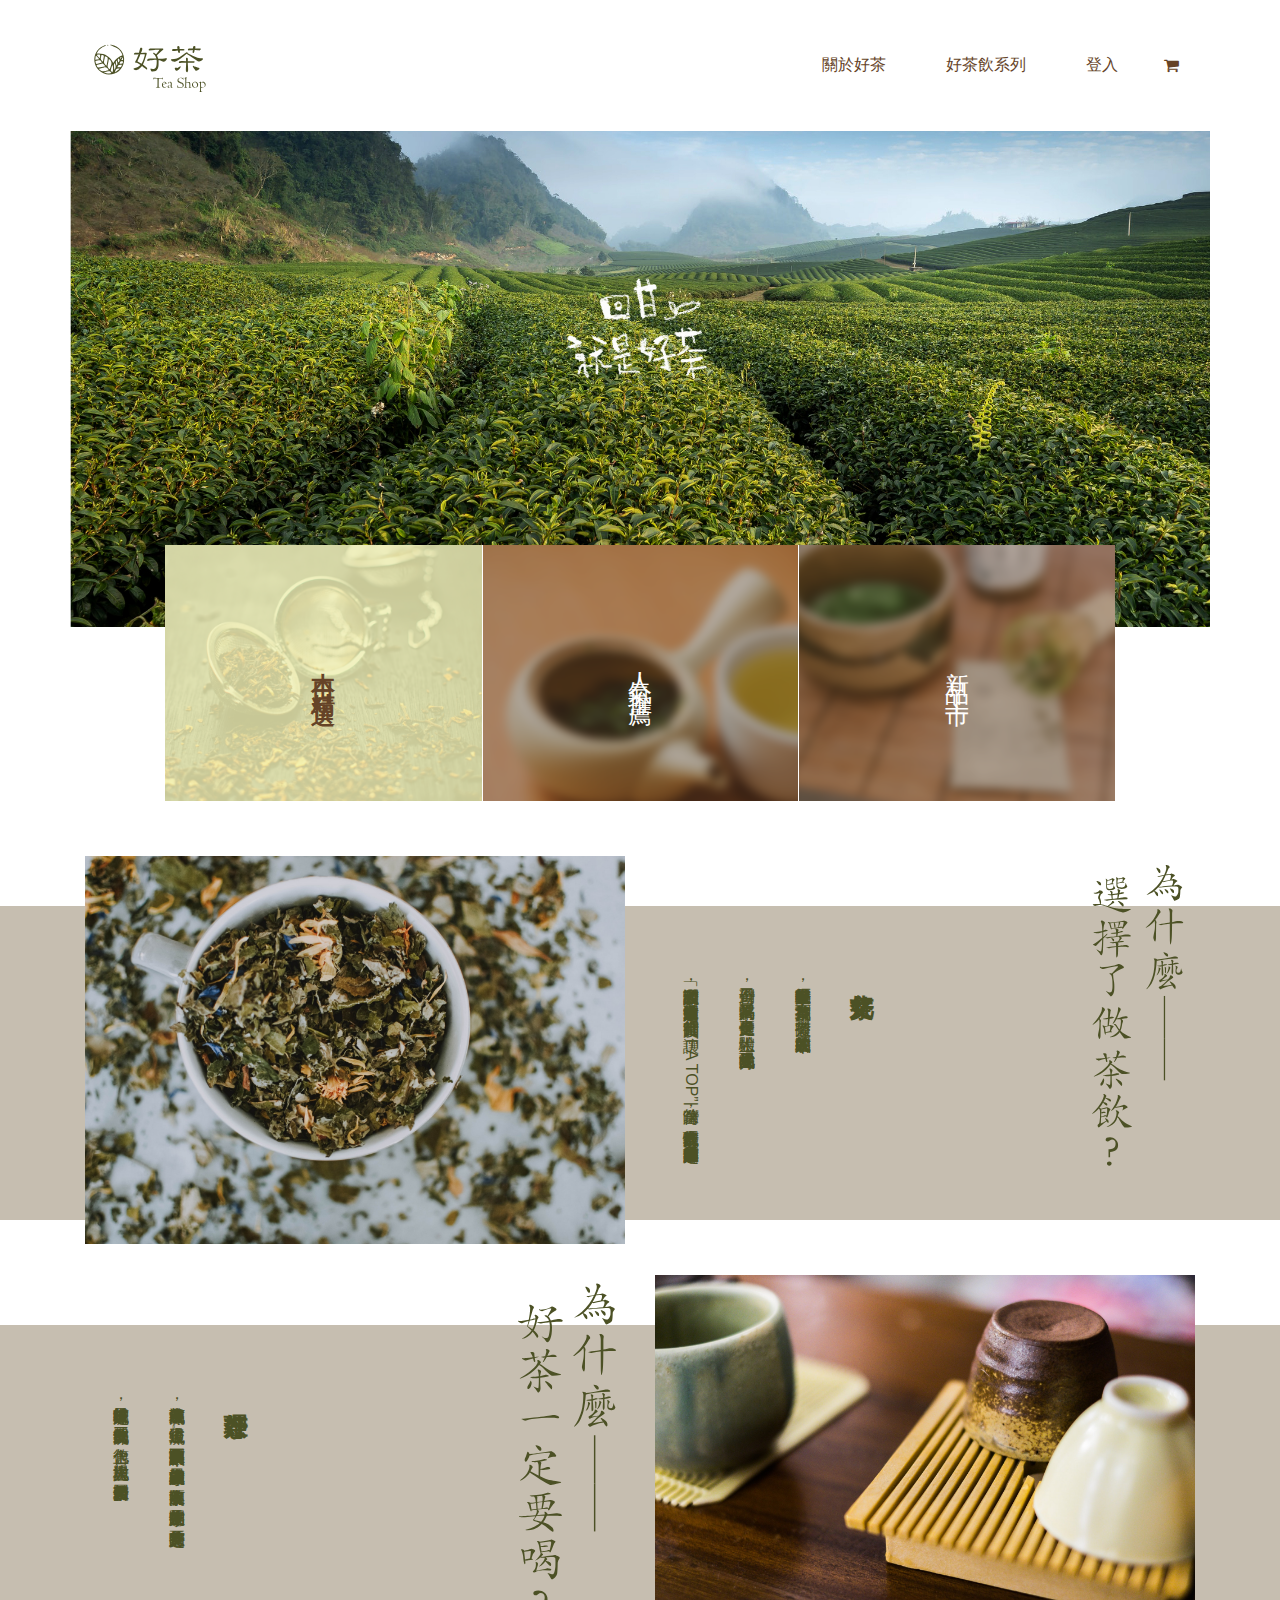
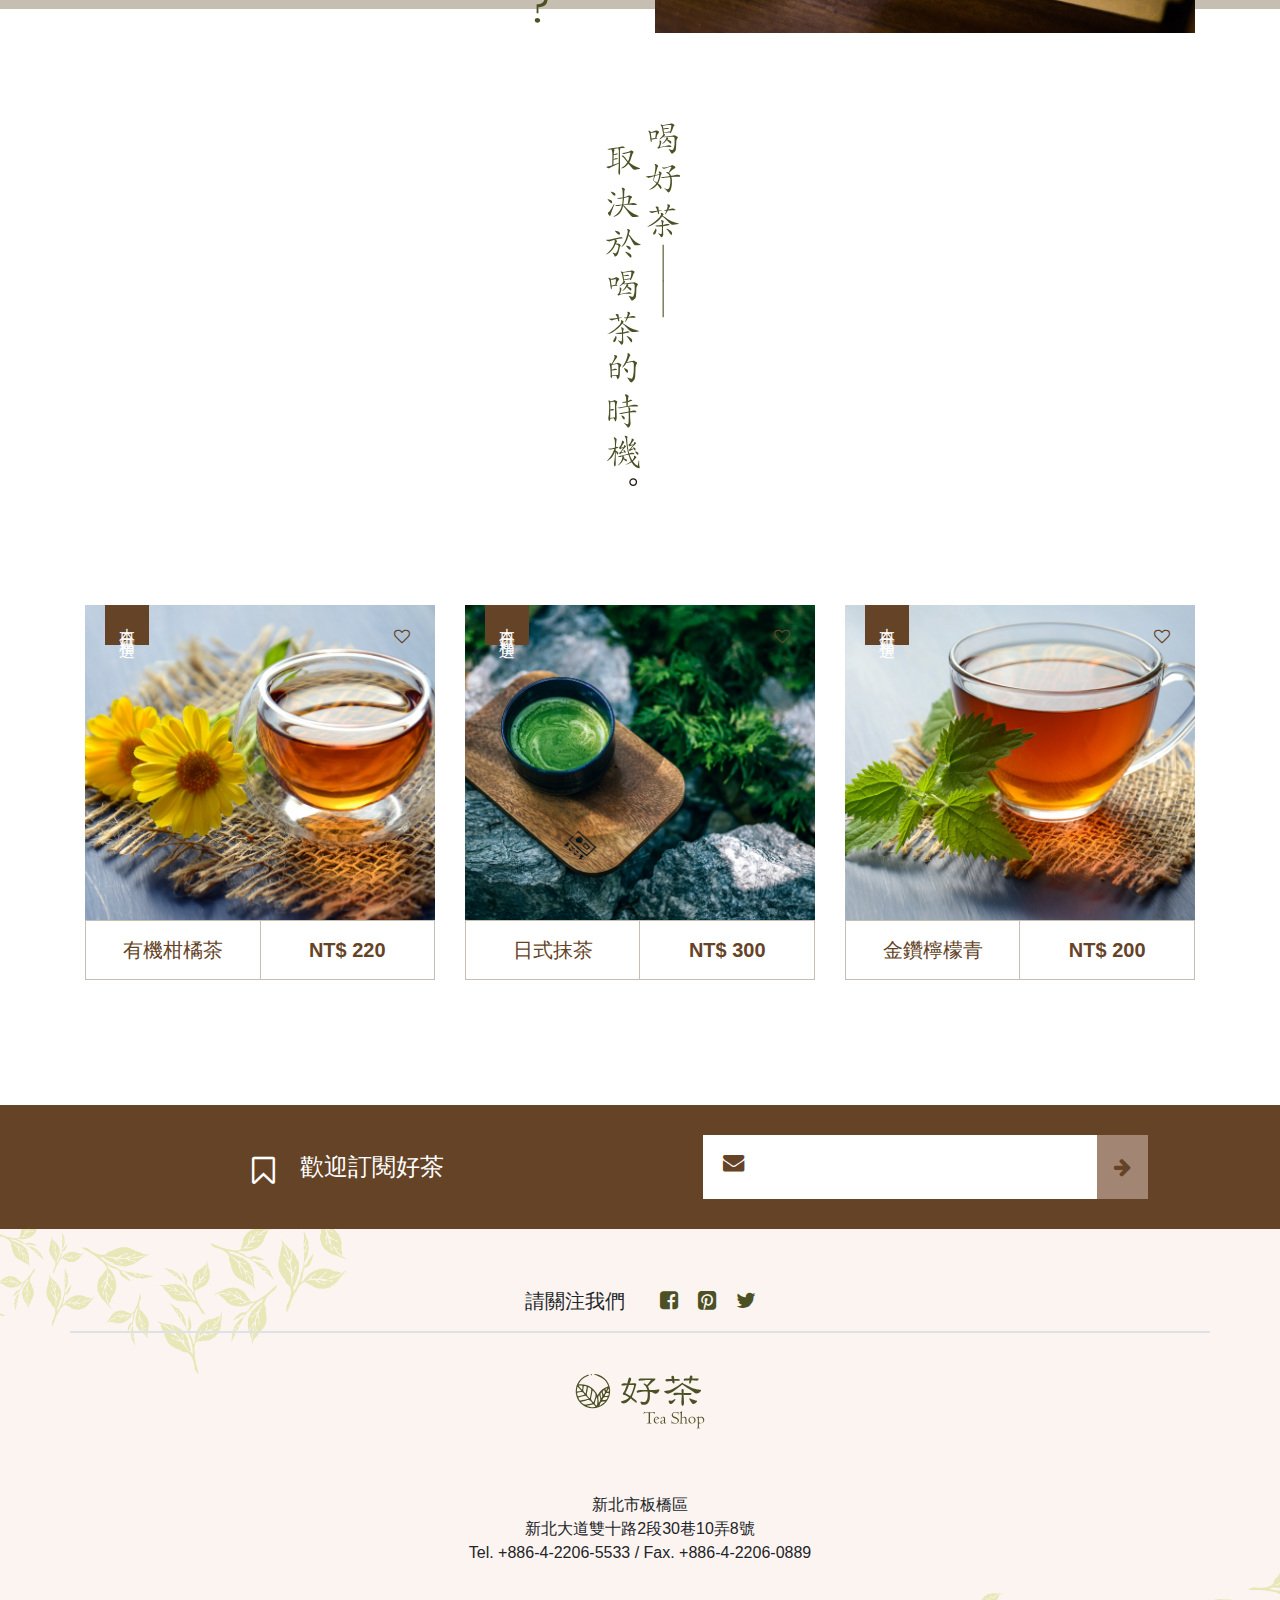
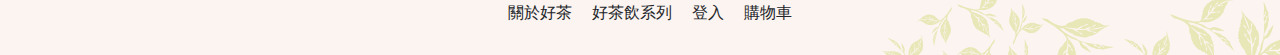
<file: index.html>
<!DOCTYPE html>
<html lang="en">

<head>
    <meta charset="UTF-8">
    <meta name="viewport" content="width=device-width, initial-scale=1.0">
    <meta http-equiv="X-UA-Compatible" content="ie=edge">
    <title>好茶 Tea Shop</title>
    <link rel="stylesheet" href="https://maxcdn.bootstrapcdn.com/font-awesome/4.7.0/css/font-awesome.min.css">
    <link rel="stylesheet" href="stylesheets/all.css">
</head>

<body>
    <!-- -------------------------------------navbar ---------------------------------------------->
    <nav class="navbar navbar-expand-md navbar-light bg-white">
        <div class="container">
            <button class="navbar-toggler d-md-none" type="button" data-toggle="collapse"
                data-target="#navbarTogglerDemo03" aria-controls="navbarTogglerDemo03" aria-expanded="false"
                aria-label="Toggle navigation">
                <span class="navbar-toggler-icon"></span>
            </button>
            <a class="navbar-brand" href="index.html">
                <img class=" d-none d-md-inline-block" src="images2/lg-logo.svg" width="130" alt="logo">
                <img class="d-inline-block d-md-none" src="images2/sm-logo.svg" width="150" alt="logo_sm">
            </a>
            <a href="carts.html" class="d-flex order-md-1 nav-link text-main">
                <i class="fa fa-shopping-cart" aria-hidden="true"></i>
            </a>
            <div class="collapse navbar-collapse" id="navbarTogglerDemo03">
                <ul class="navbar-nav ml-auto">
                    <li class="nav-item active">
                        <a class="nav-link text-main" href="index.html">關於好茶 <span class="sr-only">(current)</span></a>
                    </li>
                    <li class="nav-item">
                        <a class="nav-link text-main" href="products.html">好茶飲系列</a>
                    </li>
                    <li class="nav-item">
                        <a class="nav-link text-main" href="register.html">登入</a>
                    </li>
                </ul>
            </div>
        </div>
    </nav>
    <!-- -------------------------------------header ---------------------------------------------->

    <div class="container px-0">
        <header class="header">
            <div class="header__img bg-cover" style="background-image: url(images2/img30.jpg)"></div>
            <h1 class="text-hide">好茶 Tea Shop</h1>
            <div class="row no-gutters justify-content-center rectangle__box">
                <div class="col-md-10">
                    <div class="row no-gutters">
                        <a href="#" class="col-4 rectangle__img__wrap active">
                            <span class="rectangle__text">本日精選</span>
                            <div class="sides rectangle__over z-index--1"></div>
                            <div class="rectangle__img bg-cover" style="background-image: url(images2/img23.jpg)">
                            </div>
                        </a>
                        <a href="#" class="col-4 rectangle__img__wrap">
                            <span class="rectangle__text">人氣推薦</span>
                            <div class="sides rectangle__over z-index--1"></div>
                            <div class="rectangle__img bg-cover" style="background-image: url(images2/img13.jpg)">
                            </div>
                        </a>
                        <a href="#" class="col-4 rectangle__img__wrap">
                            <span class="rectangle__text">新品上市</span>
                            <div class="sides rectangle__over z-index--1"></div>
                            <div class="rectangle__img bg-cover" style="background-image: url(images2/img16.jpg)">
                            </div>
                        </a>
                    </div>
                </div>
            </div>
        </header>
    </div>
    <!-- -------------------------------------section_1 ---------------------------------------------->

    <section class="section my-md-9">
        <div class="row justify-content-center d-md-none no-gutters">
            <div class="col-6">
                <img class="img-fluid my-5" src="images2/sm-橫式-為什麼選擇了做茶飲.svg" alt="">
            </div>
        </div>
        <div class="bg-main-lighter">
            <div class="container">
                <div class="row">
                    <div class="col-md-6 break-vertical-block">
                        <div class="section__img bg-cover h-100" style="background-image: url(images2/img06.jpg)">
                        </div>
                    </div>
                    <div class="col-md-6 vertical-content d-flex justify-content-end">
                        <div class="writing-vertical py-md-7 py-5 mr-auto text-main-light">
                            <p class="mb-2 h4"><strong>好茶文化</strong></p>
                            <p class="mb-0">喝茶在華人世界歷經數千年，神農嘗百草找到茶，從陸羽煮茶，經唐宋元明的各式茶飲</p>
                            <p class="mb-0">到了今日台灣，喝茶不只為了解渴，更是保健身體，體驗人生，展現文化的品味生活方式。
                                    </p>
                            <p class="mb-0">以「酸甜苦澀調太和，掌握遲速量適中」的中庸之道，實行茶師制度，讓“TEA TOP台灣第一味”，成為最富有人情味之理，最具備專業茶師之道的茶飲品牌。</p>
                        </div>
                        <div class="break-vertical-block d-none d-md-block">
                            <img src="images2/lg-為什麼選擇了做茶飲.svg" width="120" alt="">
                        </div>
                    </div>
                </div>
            </div>
        </div>
    </section>

    <!-- -------------------------------------section_2 ---------------------------------------------->

    <section class="section my-md-9">
        <div class="row justify-content-center d-md-none no-gutters">
            <div class="col-6">
                <img class="img-fluid my-5" src="images2/sm-橫式-為什麼好茶一定要喝.svg" alt="">
            </div>
        </div>
        <div class="bg-main-lighter">
            <div class="container">
                <div class="row flex-row-reverse">
                    <div class="col-md-6 break-vertical-block">
                        <div class="section__img bg-cover h-100" style="background-image: url(images2/img20.jpg)">
                        </div>
                    </div>
                    <div class="col-md-6 vertical-content d-flex justify-content-end">
                        <div class="writing-vertical py-md-7 py-5 mr-auto text-main-light">
                            <p class="mb-2 h4"><strong>好茶理念</strong></p>
                            <p class="mb-0">成為沒有農藥的流域，
                                    透過『流域收復』，
                                    讓更多集水區內的茶園不再投入農藥，
                                    山裡的農家成為里山的守護者；
                                    沒有農藥的集水區，
                                    才是萬物生態的家園，
                                    茶之味需要您的支持。
                                    </p>
                            <p class="mb-0">                                    
                                    茶之味的流域收復目標，
                                    放在北勢溪的三個支流，
                                    包含上德、大粗坑與漁光，
                                    並和十多位茶農一同努力耕耘。</p>
                        </div>
                        <div class="break-vertical-block d-none d-md-block">
                            <img src="images2/lg-為什麼好茶一定要喝.svg" width="120" alt="">
                        </div>
                    </div>
                </div>
            </div>
        </div>
    </section>

    <!-- -------------------------------------section_3 ---------------------------------------------->

    <section class="section text-center my-5 my-md-9">
        <div>
            <img class="img-fluid d-none d-md-inline-block" width="120" src="images2/lg-喝好茶取決於喝茶的時機.svg" alt="">
            <img class="img-fluid d-md-none" width="256" src="images2/sm-橫式-喝好茶取決於喝茶的時機.svg" alt="">
        </div>
    </section>

    <!-- -------------------------------------section_4 ---------------------------------------------->

    <section class="container my-5 my-md-9">
        <div class="row">
            <div class="col-md-4">
                <div class="item__card mb-4 text-main">
                    <div class="item__img" style="background-image: url(images2/img05.jpg)">
                        <div class="item__tag">本日精選</div>
                        <div class="item__icon">
                            <label class="icon__display">
                                <input type="checkbox" class="icon__checkbox">
                                <i class="fa fa-heart icon--show" aria-hidden="true"></i>
                                <i class="fa fa-heart-o icon--hidden" aria-hidden="true"></i>
                            </label>
                        </div>
                    </div>
                    <div class="item__body d-flex text-center">
                        <div class="item__name col">
                            有機柑橘茶
                        </div>
                        <strong class="item__price col">
                            NT$ 220
                        </strong>
                    </div>
                </div>
            </div>
            <div class="col-md-4">
                <div class="item__card mb-4 text-main">
                    <div class="item__img" style="background-image: url(images2/img19.jpg)">
                        <div class="item__tag">本日精選</div>
                        <div class="item__icon">
                            <label class="icon__display">
                                <input type="checkbox" class="icon__checkbox">
                                <i class="fa fa-heart icon--show" aria-hidden="true"></i>
                                <i class="fa fa-heart-o icon--hidden" aria-hidden="true"></i>
                            </label>
                        </div>
                    </div>
                    <div class="item__body d-flex text-center">
                        <div class="item__name col">
                            日式抹茶
                        </div>
                        <strong class="item__price col">
                            NT$ 300
                        </strong>
                    </div>
                </div>
            </div>
            <div class="col-md-4">
                <div class="item__card mb-4 text-main">
                    <div class="item__img" style="background-image: url(images2/img08.jpg)">
                        <div class="item__tag">本日精選</div>
                        <div class="item__icon">
                            <label class="icon__display">
                                <input type="checkbox" class="icon__checkbox">
                                <i class="fa fa-heart icon--show" aria-hidden="true"></i>
                                <i class="fa fa-heart-o icon--hidden" aria-hidden="true"></i>
                            </label>
                        </div>
                    </div>
                    <div class="item__body d-flex text-center">
                        <div class="item__name col">
                            金鑽檸檬青
                        </div>
                        <strong class="item__price col">
                            NT$ 200
                        </strong>
                    </div>
                </div>
            </div>
        </div>
    </section>

    <!-- -------------------------------------section_5 ---------------------------------------------->
    <div class="py-5 bg-main">
        <div class="container">
            <div class="row justify-content-around">
                <div class="col-md-5 d-flex align-items-center justify-content-center">
                    <div class="mt-2 mr-2">
                        <i class="fa fa-bookmark-o fa-2x text-white" aria-hidden="true"></i>
                    </div>
                    <span class="text-white h4 mb-0 mx-3">歡迎訂閱好茶</span>
                </div>
                <div class="col-md-5 mt-4 mt-md-0">
                    <div class="form-square form-square-icon d-flex justify-content-between">
                        <label for="subscription" class="fa fa-envelope fa-lg form-square-icon-move text-main"
                            aria-hidden="true"></label>
                        <input type="email" id="subscription" class="form-input">
                        <button class="btn btn-formColor btn-lg d-flex align-items-center">
                            <i class="fa fa-arrow-right text-main" aria-hidden="true"></i>
                        </button>
                    </div>
                </div>
            </div>
        </div>
    </div>

    <!-- -------------------------------------footer ---------------------------------------------->

    <footer class="py-5 bg-footerColor">
        <div class="container mt-5">
            <div class="row">
                <div class="col-12">
                    <div class="d-flex justify-content-center mb-2">
                        <a class="mr-3 h5">請關注我們</a>
                        <a href="#" class="ml-4 text-main-light"><i class="fa fa-facebook-square fa-lg"
                                aria-hidden="true"></i></a>
                        <a href="#" class="ml-4 text-main-light"><i class="fa fa-pinterest-square fa-lg"
                                aria-hidden="true"></i></a>
                        <a href="#" class="ml-4 text-main-light"><i class="fa fa-twitter fa-lg" aria-hidden="true"></i></a>
                    </div>
                </div>
                <div class="w-100 border border-bottom-1"></div>
                <div class="col-12">
                    <div class="d-flex justify-content-center">
                        <div class="mt-5">
                            <img class=" d-none d-md-inline-block" src="images2/lg-logo.svg" height="70"
                                alt="logo">
                        </div>
                    </div>
                </div>
                <div class="col-12 text-center mt-6">
                        <p>新北市板橋區<br>
                            新北大道雙十路2段30巷10弄8號<br>
                            Tel. +886-4-2206-5533 / Fax. +886-4-2206-0889</p>
                    </div>
                <div class="col-12 text-center mt-4">
                    <div class="d-flex justify-content-center">
                        <a href="index.html" class="ml-4 text-black">關於好茶</a>
                        <a href="products.html" class="ml-4 text-black">好茶飲系列</a>
                        <a href="register.html" class="ml-4 text-black">登入</a>
                        <a href="carts.html" class="ml-4 text-black">購物車</a>
                    </div>
                </div>
            </div>
        </div>
    </footer>



    <script src="https://code.jquery.com/jquery-3.3.1.slim.min.js"
        integrity="sha384-q8i/X+965DzO0rT7abK41JStQIAqVgRVzpbzo5smXKp4YfRvH+8abtTE1Pi6jizo"
        crossorigin="anonymous"></script>
    <script src="https://cdnjs.cloudflare.com/ajax/libs/popper.js/1.14.7/umd/popper.min.js"
        integrity="sha384-UO2eT0CpHqdSJQ6hJty5KVphtPhzWj9WO1clHTMGa3JDZwrnQq4sF86dIHNDz0W1"
        crossorigin="anonymous"></script>
    <script src="https://stackpath.bootstrapcdn.com/bootstrap/4.3.1/js/bootstrap.min.js"
        integrity="sha384-JjSmVgyd0p3pXB1rRibZUAYoIIy6OrQ6VrjIEaFf/nJGzIxFDsf4x0xIM+B07jRM"
        crossorigin="anonymous"></script>
</body>

</html>
</file>
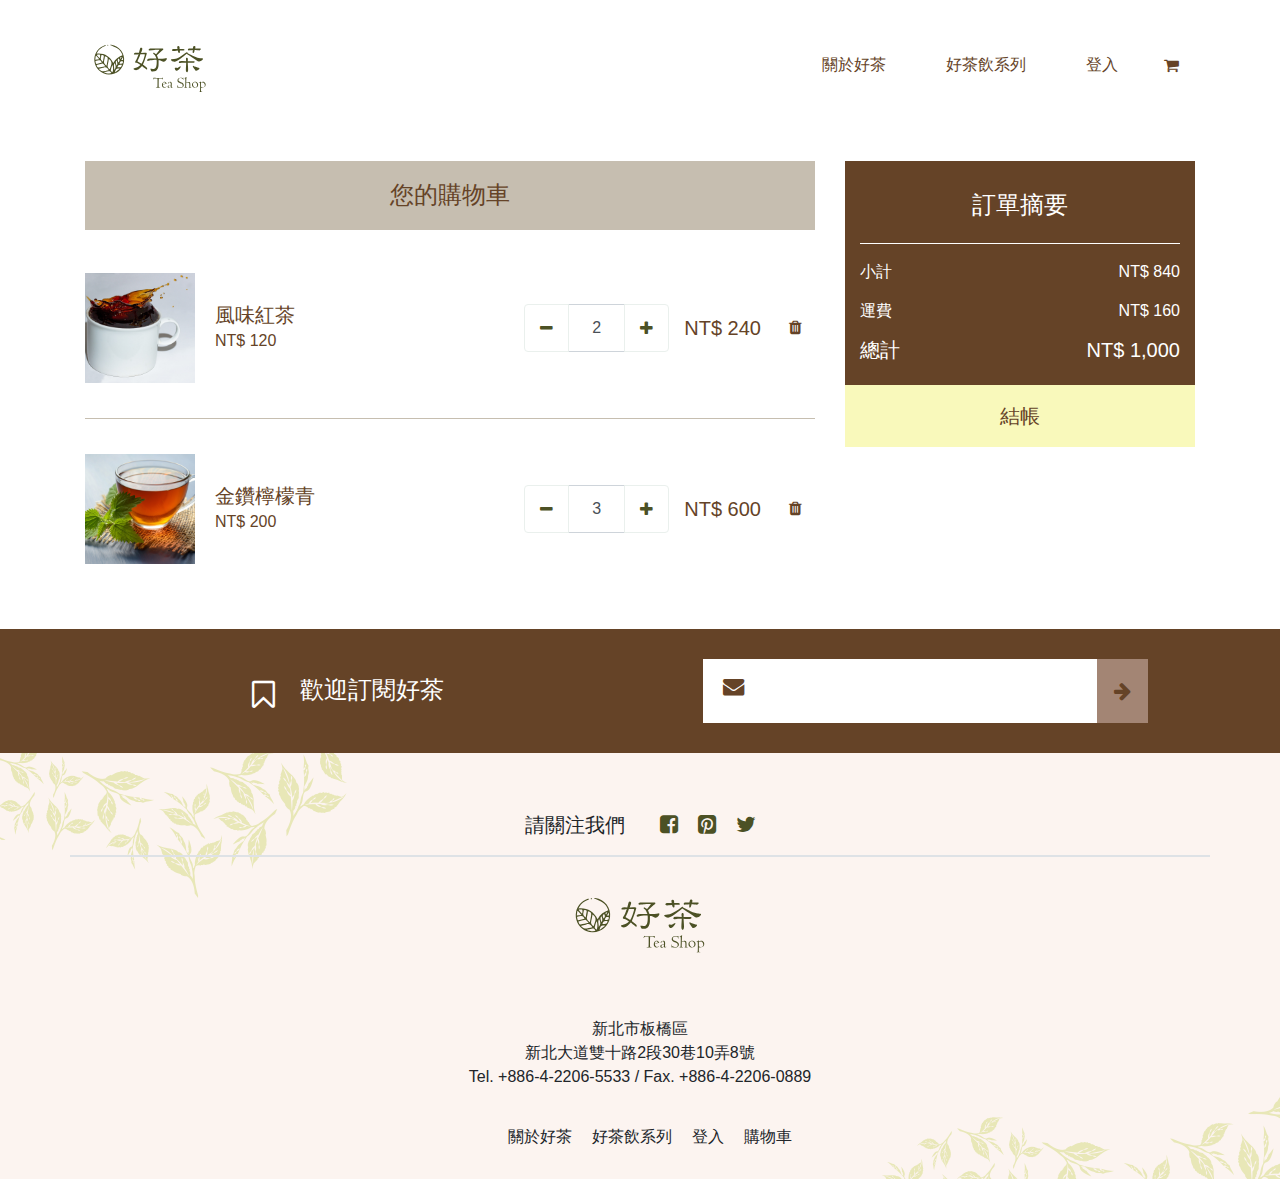
<file: carts.html>
<!DOCTYPE html>
<html lang="en">

<head>
    <meta charset="UTF-8">
    <meta name="viewport" content="width=device-width, initial-scale=1.0">
    <meta http-equiv="X-UA-Compatible" content="ie=edge">
    <title>好茶 Tea Shop - 購物車</title>
    <link rel="stylesheet" href="https://maxcdn.bootstrapcdn.com/font-awesome/4.7.0/css/font-awesome.min.css">
    <link rel="stylesheet" href="stylesheets/all.css">
</head>

<body>
    <!-- -------------------------------------navbar ---------------------------------------------->
    <nav class="navbar navbar-expand-md navbar-light bg-white">
        <div class="container">
            <button class="navbar-toggler d-md-none" type="button" data-toggle="collapse"
                data-target="#navbarTogglerDemo03" aria-controls="navbarTogglerDemo03" aria-expanded="false"
                aria-label="Toggle navigation">
                <span class="navbar-toggler-icon"></span>
            </button>
            <a class="navbar-brand" href="index.html">
                <img class=" d-none d-md-inline-block" src="images2/lg-logo.svg" width="130" alt="logo">
                <img class="d-inline-block d-md-none" src="images2/sm-logo.svg" width="150" alt="logo_sm">
            </a>
            <a href="carts.html" class="d-flex order-md-1 nav-link text-main">
                <i class="fa fa-shopping-cart" aria-hidden="true"></i>
            </a>
            <div class="collapse navbar-collapse" id="navbarTogglerDemo03">
                <ul class="navbar-nav ml-auto">
                    <li class="nav-item active">
                        <a class="nav-link text-main" href="index.html">關於好茶 <span class="sr-only">(current)</span></a>
                    </li>
                    <li class="nav-item">
                        <a class="nav-link text-main" href="products.html">好茶飲系列</a>
                    </li>
                    <li class="nav-item">
                        <a class="nav-link text-main" href="register.html">登入</a>
                    </li>
                </ul>
            </div>
        </div>
    </nav>
    <!-- ------------------------------------ carts ---------------------------------------------->

    <section class="container my-md-5">
        <div class="row carts">
            <div class="col-md-8">
                <h1 class="h4 bg-main-lighter py-4 text-center text-main">
                    您的購物車
                </h1>
                <div class="carts-row d-flex flex-column flex-md-row py-3">
                    <div class="d-flex align-items-center flex-grow-1 mr-md-3">
                        <div class="my-4 mr-4 flex-grow-1 flex-md-grow-0">
                            <div class="carts__img" style="background-image: url(images2/img11.jpg)">
                            </div>
                        </div>

                        <div class="d-flex align-items-md-center flex-column flex-md-row flex-md-grow-1">
                            <div class="flex-fill mr-md-4 text-main">
                                <span class="h5">風味紅茶</span><br>
                                <span>NT$ 120</span>
                            </div>
                            <div class="carts__control ml-md-auto mt-3 mt-md-0">
                                <div class="input-group carts__input__group">
                                    <div class="input-group-prepend">
                                        <button type="button"
                                            class="btn btn-brand-light text-main-light fa fa-minus text-base-size"></button>
                                    </div>
                                    <input type="text" class="form-control" value="2">
                                    <div class="input-group-append">
                                        <button type="button"
                                            class="btn btn-brand-light text-main-light fa fa-plus text-base-size"></button>
                                    </div>
                                </div>
                            </div>
                        </div>
                    </div>
                    <div
                        class="price ml-md-auto d-flex align-items-center justify-content-end py-3 flex-md-row-reverse text-main">
                        <a href="#removeModal" data-toggle="modal" data-title="風味紅茶" class="btn d-none d-md-block"><span
                                class="fa fa-trash text-main"></span></a>
                        <span class="mb-0 mr-md-3 h5">NT$ 240</span>
                    </div>
                </div>

                <div class="carts-row d-flex flex-column flex-md-row py-3">
                    <div class="d-flex align-items-center flex-grow-1 mr-md-3">
                        <div class="my-4 mr-4 flex-grow-1 flex-md-grow-0">
                            <div class="carts__img" style="background-image: url(images2/img08.jpg)">
                            </div>
                        </div>

                        <div class="d-flex align-items-md-center flex-column flex-md-row flex-md-grow-1">
                            <div class="flex-fill mr-md-4 text-main">
                                <span class="h5">金鑽檸檬青</span><br>
                                <span>NT$ 200</span>
                            </div>
                            <div class="carts__control ml-md-auto mt-3 mt-md-0">
                                <div class="input-group carts__input__group">
                                    <div class="input-group-prepend">
                                        <button type="button"
                                            class="btn btn-brand-light text-main-light fa fa-minus text-base-size"></button>
                                    </div>
                                    <input type="text" class="form-control" value="3">
                                    <div class="input-group-append">
                                        <button type="button"
                                            class="btn btn-brand-light text-main-light fa fa-plus text-base-size"></button>
                                    </div>
                                </div>
                            </div>
                        </div>
                    </div>
                    <div
                        class="price ml-md-auto d-flex align-items-center justify-content-end py-3 flex-md-row-reverse text-main">
                        <a href="#removeModal" data-toggle="modal" data-title="金鑽檸檬青"
                            class="btn d-none d-md-block"><span class="fa fa-trash text-main"></span></a>
                        <span class="mb-0 mr-md-3 h5">NT$ 600</span>
                    </div>
                </div>
            </div>
            <div class="col-md-4">
                <div class="py-3 p-md-3 pt-0 carts__msg__box">
                    <h2 class="text-center cart__msg__title h4 py-3">訂單摘要</h2>
                    <hr class="border-white mt-0">
                    <div class="d-flex justify-content-between mb-3">
                        <span>小計</span>
                        <span>NT$ 840</span>
                    </div>
                    <div class="d-flex justify-content-between mb-3">
                        <span>運費</span>
                        <span>NT$ 160</span>
                    </div>
                    <div class="d-flex justify-content-between">
                        <span class="h5">總計</span>
                        <span class="h5">NT$ 1,000</span>
                    </div>
                </div>
                <div class="negative-margin mx-md-0">
                    <a href="checkout.html" class="btn btn-accent btn-block btn-lg text-main py-3">結帳</a>
                </div>
            </div>
        </div>
    </section>

    <!-- -------------------------------------section_5 ---------------------------------------------->
    <div class="py-5 bg-main">
        <div class="container">
            <div class="row justify-content-around">
                <div class="col-md-5 d-flex align-items-center justify-content-center">
                    <div class="mt-2 mr-2">
                        <i class="fa fa-bookmark-o fa-2x text-white" aria-hidden="true"></i>
                    </div>
                    <span class="text-white h4 mb-0 mx-3">歡迎訂閱好茶</span>
                </div>
                <div class="col-md-5 mt-4 mt-md-0">
                    <div class="form-square form-square-icon d-flex justify-content-between">
                        <label for="subscription" class="fa fa-envelope fa-lg form-square-icon-move text-main"
                            aria-hidden="true"></label>
                        <input type="email" id="subscription" class="form-input">
                        <button class="btn btn-formColor btn-lg d-flex align-items-center">
                            <i class="fa fa-arrow-right text-main" aria-hidden="true"></i>
                        </button>
                    </div>
                </div>
            </div>
        </div>
    </div>

    <!-- -------------------------------------footer ---------------------------------------------->

    <footer class="py-5 bg-footerColor">
        <div class="container mt-5">
            <div class="row">
                <div class="col-12">
                    <div class="d-flex justify-content-center mb-2">
                        <a class="mr-3 h5">請關注我們</a>
                        <a href="#" class="ml-4 text-main-light"><i class="fa fa-facebook-square fa-lg"
                                aria-hidden="true"></i></a>
                        <a href="#" class="ml-4 text-main-light"><i class="fa fa-pinterest-square fa-lg"
                                aria-hidden="true"></i></a>
                        <a href="#" class="ml-4 text-main-light"><i class="fa fa-twitter fa-lg"
                                aria-hidden="true"></i></a>
                    </div>
                </div>
                <div class="w-100 border border-bottom-1"></div>
                <div class="col-12">
                    <div class="d-flex justify-content-center">
                        <div class="mt-5">
                            <img class=" d-none d-md-inline-block" src="images2/lg-logo.svg" height="70" alt="logo">
                        </div>
                    </div>
                </div>
                <div class="col-12 text-center mt-6">
                    <p>新北市板橋區<br>
                        新北大道雙十路2段30巷10弄8號<br>
                        Tel. +886-4-2206-5533 / Fax. +886-4-2206-0889</p>
                </div>
                <div class="col-12 text-center mt-4">
                    <div class="d-flex justify-content-center">
                        <a href="index.html" class="ml-4 text-black">關於好茶</a>
                        <a href="products.html" class="ml-4 text-black">好茶飲系列</a>
                        <a href="register.html" class="ml-4 text-black">登入</a>
                        <a href="carts.html" class="ml-4 text-black">購物車</a>
                    </div>
                </div>
            </div>
        </div>
    </footer>
    <!-- Modal -->
    <div class="modal fade" id="removeModal" tabindex="-1" role="dialog" aria-labelledby="exampleModalLongTitle"
        aria-hidden="true">
        <div class="modal-dialog" role="document">
            <div class="modal-content">
                <div class="modal-header bg-main text-white">
                    <h5 class="modal-title" id="exampleModalLongTitle">Modal title</h5>
                    <button type="button" class="close" data-dismiss="modal" aria-label="Close">
                        <span aria-hidden="true">&times;</span>
                    </button>
                </div>
                <div class="modal-body">
                    是否確認刪除訂單?
                </div>
                <div class="modal-footer">
                    <button type="button" class="btn btn-main-lighter" data-dismiss="modal">關閉</button>
                    <button type="button" class="btn btn-outline-danger">刪除</button>
                </div>
            </div>
        </div>
    </div>

    <script src="https://code.jquery.com/jquery-3.3.1.slim.min.js"
        integrity="sha384-q8i/X+965DzO0rT7abK41JStQIAqVgRVzpbzo5smXKp4YfRvH+8abtTE1Pi6jizo"
        crossorigin="anonymous"></script>
    <script src="https://cdnjs.cloudflare.com/ajax/libs/popper.js/1.14.7/umd/popper.min.js"
        integrity="sha384-UO2eT0CpHqdSJQ6hJty5KVphtPhzWj9WO1clHTMGa3JDZwrnQq4sF86dIHNDz0W1"
        crossorigin="anonymous"></script>
    <script src="https://stackpath.bootstrapcdn.com/bootstrap/4.3.1/js/bootstrap.min.js"
        integrity="sha384-JjSmVgyd0p3pXB1rRibZUAYoIIy6OrQ6VrjIEaFf/nJGzIxFDsf4x0xIM+B07jRM"
        crossorigin="anonymous"></script>
    <script>
        $(document).ready(function () {
            $('#removeModal').on('show.bs.modal', function (event) {
                var btn = $(event.relatedTarget);
                var title = btn.data('title')
                var modal = $(this);
                modal.find('.modal-title').text('確認刪除 ' + title);
            })
        });
    </script>
</body>

</html>
</file>
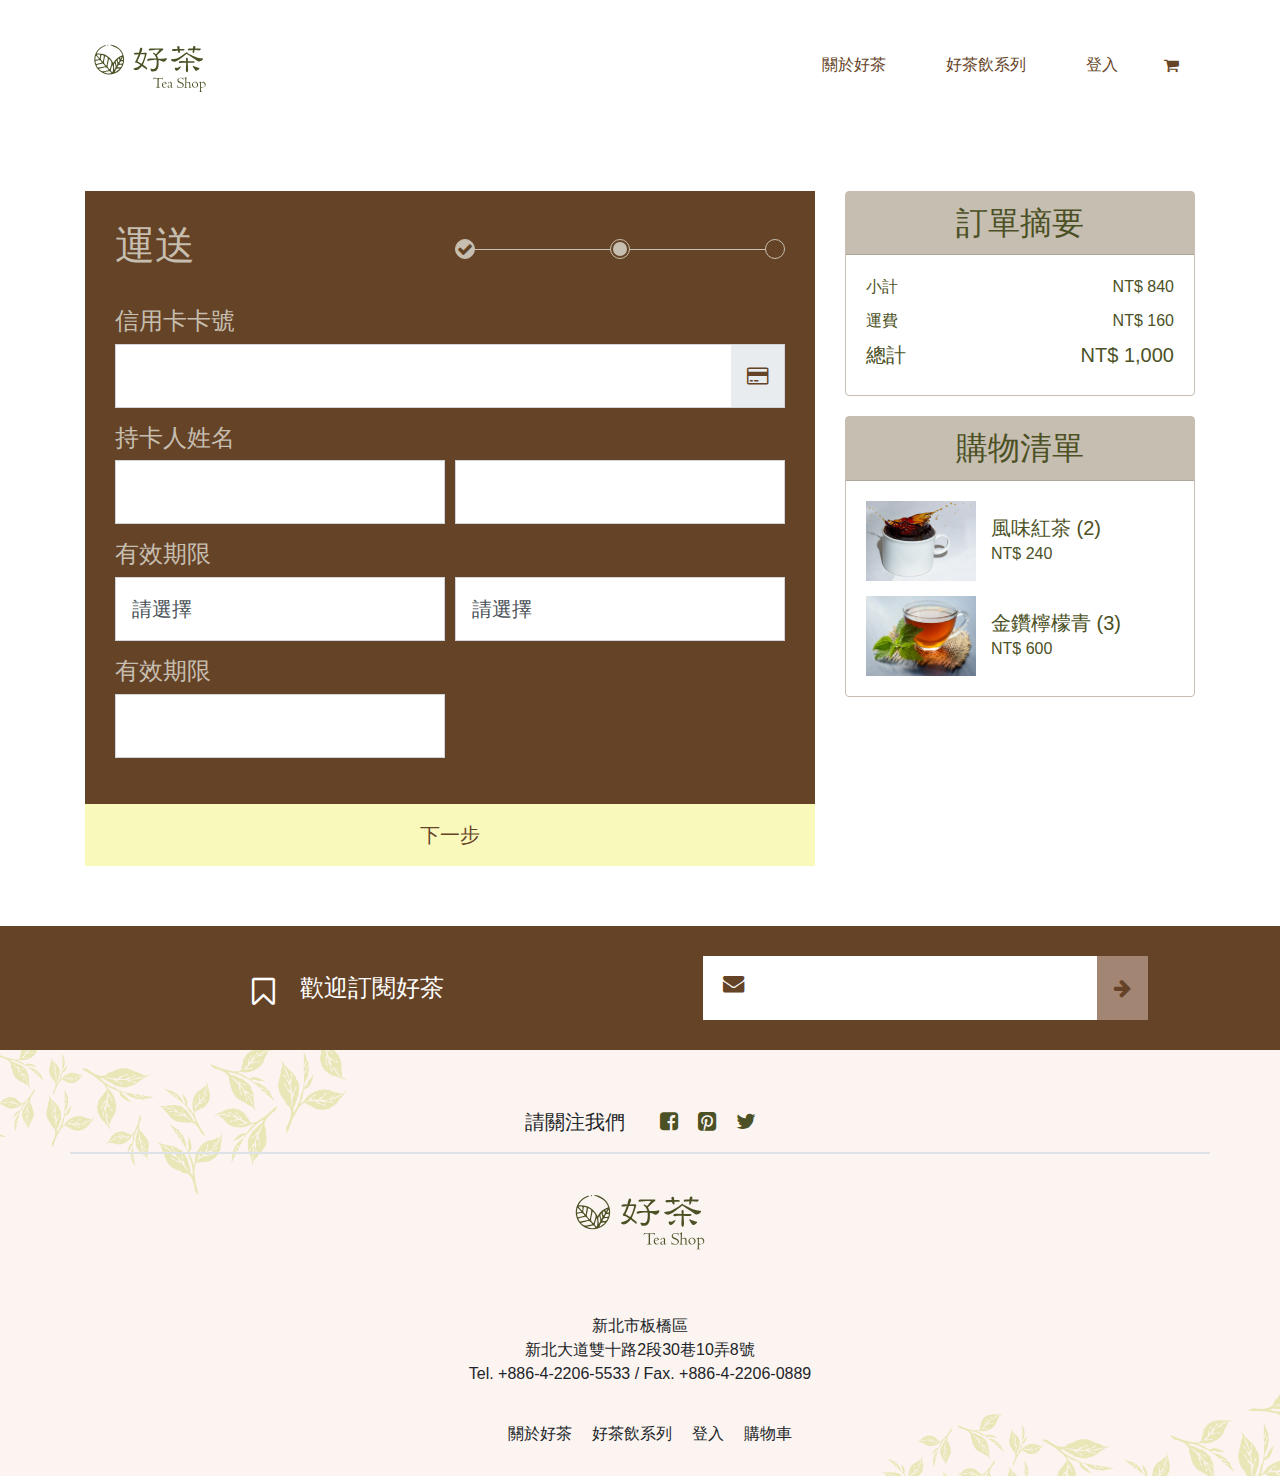
<file: checkout-1.html>
<!DOCTYPE html>
<html lang="en">

<head>
    <meta charset="UTF-8">
    <meta name="viewport" content="width=device-width, initial-scale=1.0">
    <meta http-equiv="X-UA-Compatible" content="ie=edge">
    <title>好茶 Tea Shop - 結帳</title>
    <link rel="stylesheet" href="https://maxcdn.bootstrapcdn.com/font-awesome/4.7.0/css/font-awesome.min.css">
    <link rel="stylesheet" href="stylesheets/all.css">
</head>

<body>
    <!-- -------------------------------------navbar ---------------------------------------------->
    <nav class="navbar navbar-expand-md navbar-light bg-white">
        <div class="container">
            <button class="navbar-toggler d-md-none" type="button" data-toggle="collapse"
                data-target="#navbarTogglerDemo03" aria-controls="navbarTogglerDemo03" aria-expanded="false"
                aria-label="Toggle navigation">
                <span class="navbar-toggler-icon"></span>
            </button>
            <a class="navbar-brand" href="index.html">
                <img class=" d-none d-md-inline-block" src="images2/lg-logo.svg" width="130" alt="logo">
                <img class="d-inline-block d-md-none" src="images2/sm-logo.svg" width="150" alt="logo_sm">
            </a>
            <a href="carts.html" class="d-flex order-md-1 nav-link text-main">
                <i class="fa fa-shopping-cart" aria-hidden="true"></i>
            </a>
            <div class="collapse navbar-collapse" id="navbarTogglerDemo03">
                <ul class="navbar-nav ml-auto">
                    <li class="nav-item active">
                        <a class="nav-link text-main" href="index.html">關於好茶 <span class="sr-only">(current)</span></a>
                    </li>
                    <li class="nav-item">
                        <a class="nav-link text-main" href="products.html">好茶飲系列</a>
                    </li>
                    <li class="nav-item">
                        <a class="nav-link text-main" href="register.html">登入</a>
                    </li>
                </ul>
            </div>
        </div>
    </nav>

    <!-- -------------------------------------checkout-1 ---------------------------------------------->
    <section class="container my-lg-6">
        <div class="row">
            <div class="col-lg-8">
                <div class="negative-margin mx-lg-0">
                    <div class="p-5 bg-main text-main-lighter">
                        <div class="form-row mb-5">
                            <div class="col-6">
                                <h1 class="h1">運送</h1>
                            </div>
                            <div class="col-6 d-flex align-items-center">
                                <div class="process-steps w-100">
                                    <div class="step-circle completed fa fa-check"></div>
                                    <div class="step-circle active"></div>
                                    <div class="step-circle"></div>
                                </div>
                            </div>
                        </div>

                        <div class="form-group">
                            <label class="h4" for="credit">信用卡卡號</label>
                            <div class="input-group input-group-lg mb-3">
                                <input type="text" id="credit" class="form-control border-right-0" placeholder="">
                                <div class="input-group-append">
                                    <span class="input-group-text text-main fa fa-credit-card"></span>
                                </div>
                            </div>
                        </div>
                        <label class="h4" for="cardname">持卡人姓名</label>
                        <div class="form-row">
                            <div class="col-6">
                                <div class="form-group">
                                    <input type="text" id="cardname" class="form-control form-control-lg"
                                        placeholder="">
                                </div>
                            </div>
                            <div class="col-6">
                                <div class="form-group">
                                    <input type="text" id="cardname-2" class="form-control form-control-lg"
                                        placeholder="">
                                </div>
                            </div>
                        </div>
                        <label class="h4" for="validity-period-month">有效期限</label>
                        <div class="form-row">
                            <div class="col-6">
                                <div class="form-group">
                                    <select name="" id="validity-period-month" class="form-control form-control-lg">
                                        <option value="0">請選擇</option>
                                        <option value="1">1月</option>
                                        <option value="2">2月</option>
                                        <option value="3">3月</option>
                                        <option value="4">4月</option>
                                        <option value="5">5月</option>
                                    </select>
                                </div>
                            </div>
                            <div class="col-6">
                                <div class="form-group">
                                    <select name="" id="validity-period-year" class="form-control form-control-lg">
                                        <option value="0">請選擇</option>
                                        <option value="2021">2021年</option>
                                        <option value="2022">2022年</option>
                                        <option value="2023">2023年</option>
                                        <option value="2024">2024年</option>
                                    </select>
                                </div>
                            </div>
                        </div>
                        <label class="h4" for="cvv2">有效期限</label>
                        <div class="form-row">
                            <div class="col-6">
                                <div class="form-group">
                                    <input type="text" id="cvv2" class="form-control form-control-lg" placeholder="">
                                </div>
                            </div>
                        </div>
                    </div>
                </div>
                <div class="negative-margin mx-lg-0">
                    <a href="checkout-2.html" class="btn btn-accent btn-block btn-lg text-main py-3">下一步</a>
                </div>
            </div>

            <div class="col-lg-4 d-none d-lg-block">
                <div class="card border-main-lighter mb-4">
                    <h2 class="card-header bg-main-lighter text-center text-main-light rounded-0">
                        訂單摘要</h2>
                    <div class="card-body text-main-light">
                        <div class="d-flex justify-content-between mb-2">
                            <span>小計</span>
                            <span>NT$ 840</span>
                        </div>
                        <div class="d-flex justify-content-between mb-2">
                            <span>運費</span>
                            <span>NT$ 160</span>
                        </div>
                        <div class="d-flex justify-content-between">
                            <span class="h5">總計</span>
                            <span class="h5">NT$ 1,000</span>
                        </div>
                    </div>
                </div>
                <div class="card border-main-lighter">
                    <h2 class="card-header bg-main-lighter text-center text-main-light rounded-0">
                        購物清單</h2>
                    <div class="card-body carts">
                        <div class="d-flex">
                            <div class="carts__img carts__img-sm mr-3" style="background-image: url(images2/img11.jpg)">
                            </div>
                            <div class="d-flex align-items-center">
                                <div class="flex-fill mr-lg-4 text-main-light">
                                    <span class="h5">風味紅茶 (2)</span><br />
                                    <span>NT$ 240</span>
                                </div>
                            </div>
                        </div>
                        <div class="d-flex mt-3">
                            <div class="carts__img carts__img-sm mr-3" style="background-image: url(images2/img08.jpg)">
                            </div>
                            <div class="d-flex align-items-center">
                                <div class="flex-fill mr-lg-4 text-main-light">
                                    <span class="h5">金鑽檸檬青 (3)</span><br />
                                    <span>NT$ 600</span>
                                </div>
                            </div>
                        </div>
                    </div>
                </div>
            </div>
        </div>
    </section>

    <!-- -------------------------------------section_5 ---------------------------------------------->
    <div class="py-5 bg-main">
        <div class="container">
            <div class="row justify-content-around">
                <div class="col-md-5 d-flex align-items-center justify-content-center">
                    <div class="mt-2 mr-2">
                        <i class="fa fa-bookmark-o fa-2x text-white" aria-hidden="true"></i>
                    </div>
                    <span class="text-white h4 mb-0 mx-3">歡迎訂閱好茶</span>
                </div>
                <div class="col-md-5 mt-4 mt-md-0">
                    <div class="form-square form-square-icon d-flex justify-content-between">
                        <label for="subscription" class="fa fa-envelope fa-lg form-square-icon-move text-main"
                            aria-hidden="true"></label>
                        <input type="email" id="subscription" class="form-input">
                        <button class="btn btn-formColor btn-lg d-flex align-items-center">
                            <i class="fa fa-arrow-right text-main" aria-hidden="true"></i>
                        </button>
                    </div>
                </div>
            </div>
        </div>
    </div>

    <!-- -------------------------------------footer ---------------------------------------------->

    <footer class="py-5 bg-footerColor">
        <div class="container mt-5">
            <div class="row">
                <div class="col-12">
                    <div class="d-flex justify-content-center mb-2">
                        <a class="mr-3 h5">請關注我們</a>
                        <a href="#" class="ml-4 text-main-light"><i class="fa fa-facebook-square fa-lg"
                                aria-hidden="true"></i></a>
                        <a href="#" class="ml-4 text-main-light"><i class="fa fa-pinterest-square fa-lg"
                                aria-hidden="true"></i></a>
                        <a href="#" class="ml-4 text-main-light"><i class="fa fa-twitter fa-lg"
                                aria-hidden="true"></i></a>
                    </div>
                </div>
                <div class="w-100 border border-bottom-1"></div>
                <div class="col-12">
                    <div class="d-flex justify-content-center">
                        <div class="mt-5">
                            <img class=" d-none d-md-inline-block" src="images2/lg-logo.svg" height="70" alt="logo">
                        </div>
                    </div>
                </div>
                <div class="col-12 text-center mt-6">
                    <p>新北市板橋區<br>
                        新北大道雙十路2段30巷10弄8號<br>
                        Tel. +886-4-2206-5533 / Fax. +886-4-2206-0889</p>
                </div>
                <div class="col-12 text-center mt-4">
                    <div class="d-flex justify-content-center">
                        <a href="index.html" class="ml-4 text-black">關於好茶</a>
                        <a href="products.html" class="ml-4 text-black">好茶飲系列</a>
                        <a href="register.html" class="ml-4 text-black">登入</a>
                        <a href="carts.html" class="ml-4 text-black">購物車</a>
                    </div>
                </div>
            </div>
        </div>
    </footer>

    <script src="https://code.jquery.com/jquery-3.3.1.slim.min.js"
        integrity="sha384-q8i/X+965DzO0rT7abK41JStQIAqVgRVzpbzo5smXKp4YfRvH+8abtTE1Pi6jizo"
        crossorigin="anonymous"></script>
    <script src="https://cdnjs.cloudflare.com/ajax/libs/popper.js/1.14.7/umd/popper.min.js"
        integrity="sha384-UO2eT0CpHqdSJQ6hJty5KVphtPhzWj9WO1clHTMGa3JDZwrnQq4sF86dIHNDz0W1"
        crossorigin="anonymous"></script>
    <script src="https://stackpath.bootstrapcdn.com/bootstrap/4.3.1/js/bootstrap.min.js"
        integrity="sha384-JjSmVgyd0p3pXB1rRibZUAYoIIy6OrQ6VrjIEaFf/nJGzIxFDsf4x0xIM+B07jRM"
        crossorigin="anonymous"></script>

</body>

</html>
</file>
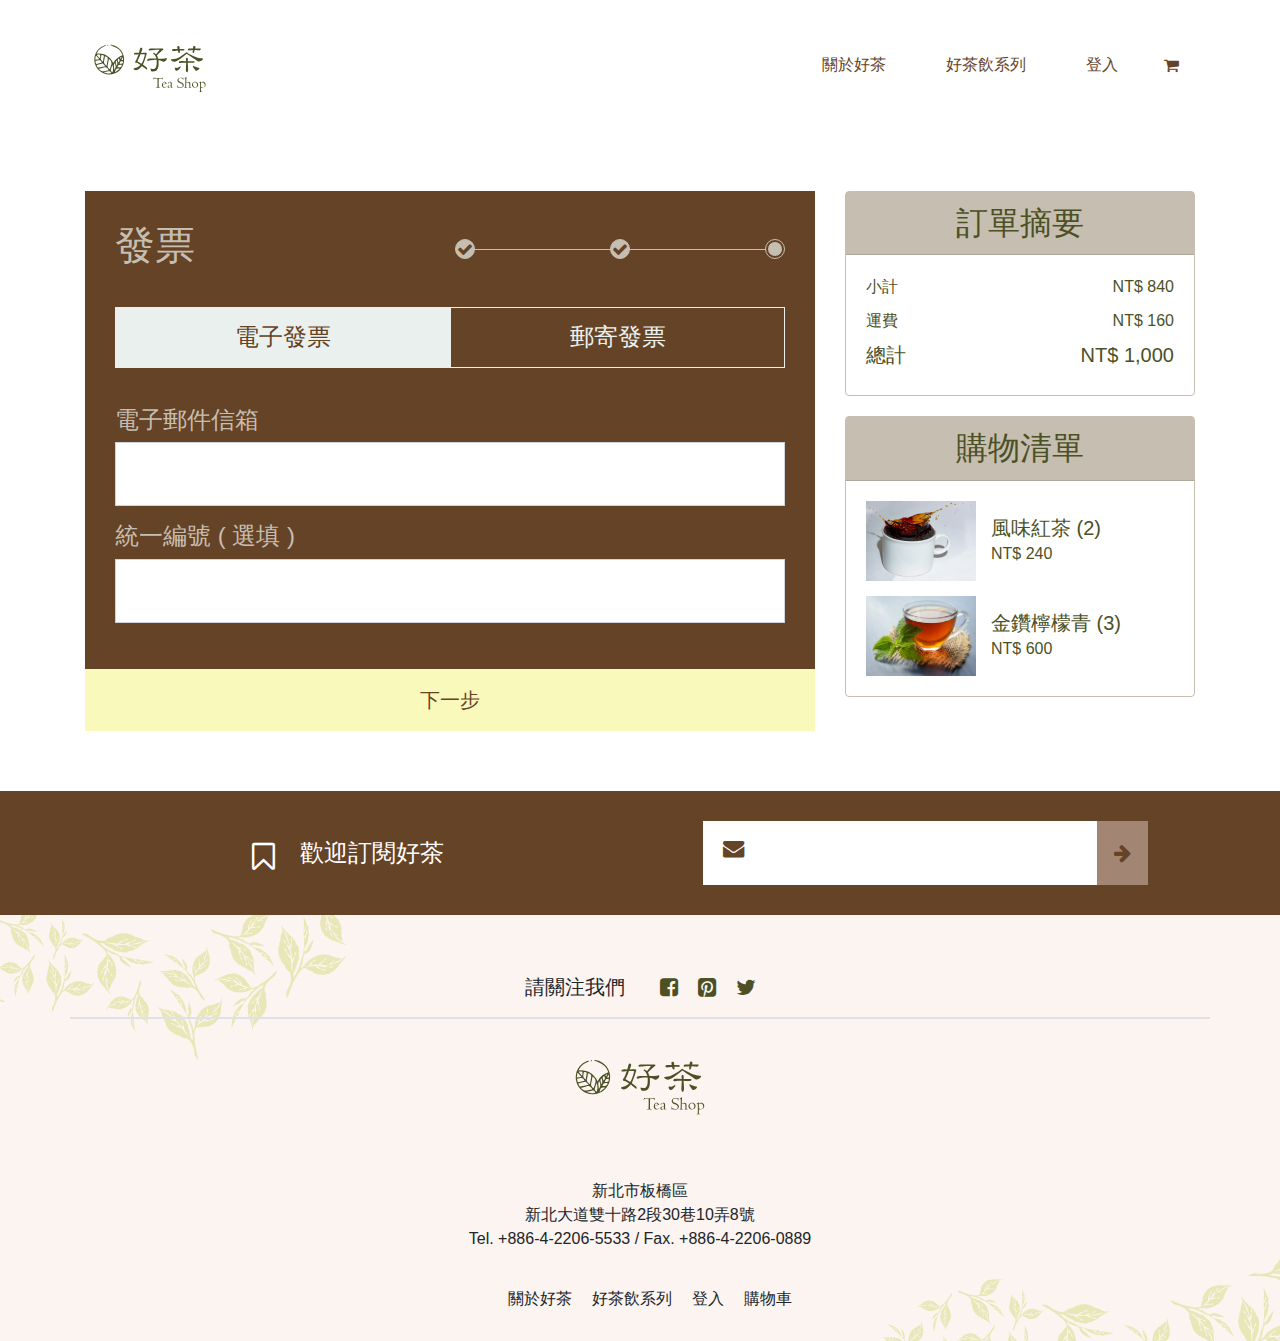
<file: checkout-2.html>
<!DOCTYPE html>
<html lang="en">

<head>
    <meta charset="UTF-8">
    <meta name="viewport" content="width=device-width, initial-scale=1.0">
    <meta http-equiv="X-UA-Compatible" content="ie=edge">
    <title>好茶 Tea Shop - 結帳</title>
    <link rel="stylesheet" href="https://maxcdn.bootstrapcdn.com/font-awesome/4.7.0/css/font-awesome.min.css">
    <link rel="stylesheet" href="stylesheets/all.css">
</head>

<body>
    <!-- -------------------------------------navbar ---------------------------------------------->
    <nav class="navbar navbar-expand-md navbar-light bg-white">
        <div class="container">
            <button class="navbar-toggler d-md-none" type="button" data-toggle="collapse"
                data-target="#navbarTogglerDemo03" aria-controls="navbarTogglerDemo03" aria-expanded="false"
                aria-label="Toggle navigation">
                <span class="navbar-toggler-icon"></span>
            </button>
            <a class="navbar-brand" href="index.html">
                <img class=" d-none d-md-inline-block" src="images2/lg-logo.svg" width="130" alt="logo">
                <img class="d-inline-block d-md-none" src="images2/sm-logo.svg" width="150" alt="logo_sm">
            </a>
            <a href="carts.html" class="d-flex order-md-1 nav-link text-main">
                <i class="fa fa-shopping-cart" aria-hidden="true"></i>
            </a>
            <div class="collapse navbar-collapse" id="navbarTogglerDemo03">
                <ul class="navbar-nav ml-auto">
                    <li class="nav-item active">
                        <a class="nav-link text-main" href="index.html">關於好茶 <span class="sr-only">(current)</span></a>
                    </li>
                    <li class="nav-item">
                        <a class="nav-link text-main" href="products.html">好茶飲系列</a>
                    </li>
                    <li class="nav-item">
                        <a class="nav-link text-main" href="register.html">登入</a>
                    </li>
                </ul>
            </div>
        </div>
    </nav>
    <!-- -------------------------------------checkout-2 ---------------------------------------------->
    <section class="container my-lg-6">
        <div class="row">
            <div class="col-lg-8">
                <div class="negative-margin mx-lg-0">
                    <div class="p-5 bg-main text-main-lighter">
                        <div class="form-row mb-5">
                            <div class="col-6">
                                <h1 class="h1">發票</h1>
                            </div>
                            <div class="col-6 d-flex align-items-center">
                                <div class="process-steps w-100">
                                    <div class="step-circle completed fa fa-check"></div>
                                    <div class="step-circle completed fa fa-check"></div>
                                    <div class="step-circle active"></div>
                                </div>
                            </div>
                        </div>
                        <nav class="nav nav-pills nav-fill nav-dark mb-5 d-flex justify-content-center">
                            <a href="#" class="nav-item nav-link h4 py-3 active">電子發票</a>
                            <a href="#" class="nav-item nav-link h4 py-3">郵寄發票</a>
                        </nav>
                        <div class="form-group">
                            <label class="h4" for="email">電子郵件信箱</label>
                            <input type="email" class="form-control form-control-lg" id="email" placeholder="">
                        </div>
                        <div class="form-group">
                            <label class="h4" for="vat-number">統一編號 ( 選填 )</label>
                            <input type="text" class="form-control form-control-lg" id="vat-number" placeholder="">
                        </div>
                    </div>
                </div>
                <div class="negative-margin mx-lg-0">
                    <a href="success.html" class="btn btn-accent btn-block btn-lg text-main py-3">下一步</a>
                </div>
            </div>

            <div class="col-lg-4 d-none d-lg-block">
                <div class="card border-main-lighter mb-4">
                    <h2 class="card-header bg-main-lighter text-center text-main-light rounded-0">
                        訂單摘要</h2>
                    <div class="card-body text-main-light">
                        <div class="d-flex justify-content-between mb-2">
                            <span>小計</span>
                            <span>NT$ 840</span>
                        </div>
                        <div class="d-flex justify-content-between mb-2">
                            <span>運費</span>
                            <span>NT$ 160</span>
                        </div>
                        <div class="d-flex justify-content-between">
                            <span class="h5">總計</span>
                            <span class="h5">NT$ 1,000</span>
                        </div>
                    </div>
                </div>
                <div class="card border-main-lighter">
                    <h2 class="card-header bg-main-lighter text-center text-main-light rounded-0">
                        購物清單</h2>
                    <div class="card-body carts">
                        <div class="d-flex">
                            <div class="carts__img carts__img-sm mr-3" style="background-image: url(images2/img11.jpg)">
                            </div>
                            <div class="d-flex align-items-center">
                                <div class="flex-fill mr-lg-4 text-main-light">
                                    <span class="h5">風味紅茶 (2)</span><br />
                                    <span>NT$ 240</span>
                                </div>
                            </div>
                        </div>
                        <div class="d-flex mt-3">
                            <div class="carts__img carts__img-sm mr-3" style="background-image: url(images2/img08.jpg)">
                            </div>
                            <div class="d-flex align-items-center">
                                <div class="flex-fill mr-lg-4 text-main-light">
                                    <span class="h5">金鑽檸檬青 (3)</span><br />
                                    <span>NT$ 600</span>
                                </div>
                            </div>
                        </div>
                    </div>
                </div>
            </div>
        </div>
    </section>


    <!-- -------------------------------------section_5 ---------------------------------------------->
    <div class="py-5 bg-main">
        <div class="container">
            <div class="row justify-content-around">
                <div class="col-md-5 d-flex align-items-center justify-content-center">
                    <div class="mt-2 mr-2">
                        <i class="fa fa-bookmark-o fa-2x text-white" aria-hidden="true"></i>
                    </div>
                    <span class="text-white h4 mb-0 mx-3">歡迎訂閱好茶</span>
                </div>
                <div class="col-md-5 mt-4 mt-md-0">
                    <div class="form-square form-square-icon d-flex justify-content-between">
                        <label for="subscription" class="fa fa-envelope fa-lg form-square-icon-move text-main"
                            aria-hidden="true"></label>
                        <input type="email" id="subscription" class="form-input">
                        <button class="btn btn-formColor btn-lg d-flex align-items-center">
                            <i class="fa fa-arrow-right text-main" aria-hidden="true"></i>
                        </button>
                    </div>
                </div>
            </div>
        </div>
    </div>

    <!-- -------------------------------------footer ---------------------------------------------->

    <footer class="py-5 bg-footerColor">
        <div class="container mt-5">
            <div class="row">
                <div class="col-12">
                    <div class="d-flex justify-content-center mb-2">
                        <a class="mr-3 h5">請關注我們</a>
                        <a href="#" class="ml-4 text-main-light"><i class="fa fa-facebook-square fa-lg"
                                aria-hidden="true"></i></a>
                        <a href="#" class="ml-4 text-main-light"><i class="fa fa-pinterest-square fa-lg"
                                aria-hidden="true"></i></a>
                        <a href="#" class="ml-4 text-main-light"><i class="fa fa-twitter fa-lg"
                                aria-hidden="true"></i></a>
                    </div>
                </div>
                <div class="w-100 border border-bottom-1"></div>
                <div class="col-12">
                    <div class="d-flex justify-content-center">
                        <div class="mt-5">
                            <img class=" d-none d-md-inline-block" src="images2/lg-logo.svg" height="70" alt="logo">
                        </div>
                    </div>
                </div>
                <div class="col-12 text-center mt-6">
                    <p>新北市板橋區<br>
                        新北大道雙十路2段30巷10弄8號<br>
                        Tel. +886-4-2206-5533 / Fax. +886-4-2206-0889</p>
                </div>
                <div class="col-12 text-center mt-4">
                    <div class="d-flex justify-content-center">
                        <a href="index.html" class="ml-4 text-black">關於好茶</a>
                        <a href="products.html" class="ml-4 text-black">好茶飲系列</a>
                        <a href="register.html" class="ml-4 text-black">登入</a>
                        <a href="carts.html" class="ml-4 text-black">購物車</a>
                    </div>
                </div>
            </div>
        </div>
    </footer>

    <script src="https://code.jquery.com/jquery-3.3.1.slim.min.js"
        integrity="sha384-q8i/X+965DzO0rT7abK41JStQIAqVgRVzpbzo5smXKp4YfRvH+8abtTE1Pi6jizo"
        crossorigin="anonymous"></script>
    <script src="https://cdnjs.cloudflare.com/ajax/libs/popper.js/1.14.7/umd/popper.min.js"
        integrity="sha384-UO2eT0CpHqdSJQ6hJty5KVphtPhzWj9WO1clHTMGa3JDZwrnQq4sF86dIHNDz0W1"
        crossorigin="anonymous"></script>
    <script src="https://stackpath.bootstrapcdn.com/bootstrap/4.3.1/js/bootstrap.min.js"
        integrity="sha384-JjSmVgyd0p3pXB1rRibZUAYoIIy6OrQ6VrjIEaFf/nJGzIxFDsf4x0xIM+B07jRM"
        crossorigin="anonymous"></script>

</body>

</html>
</file>
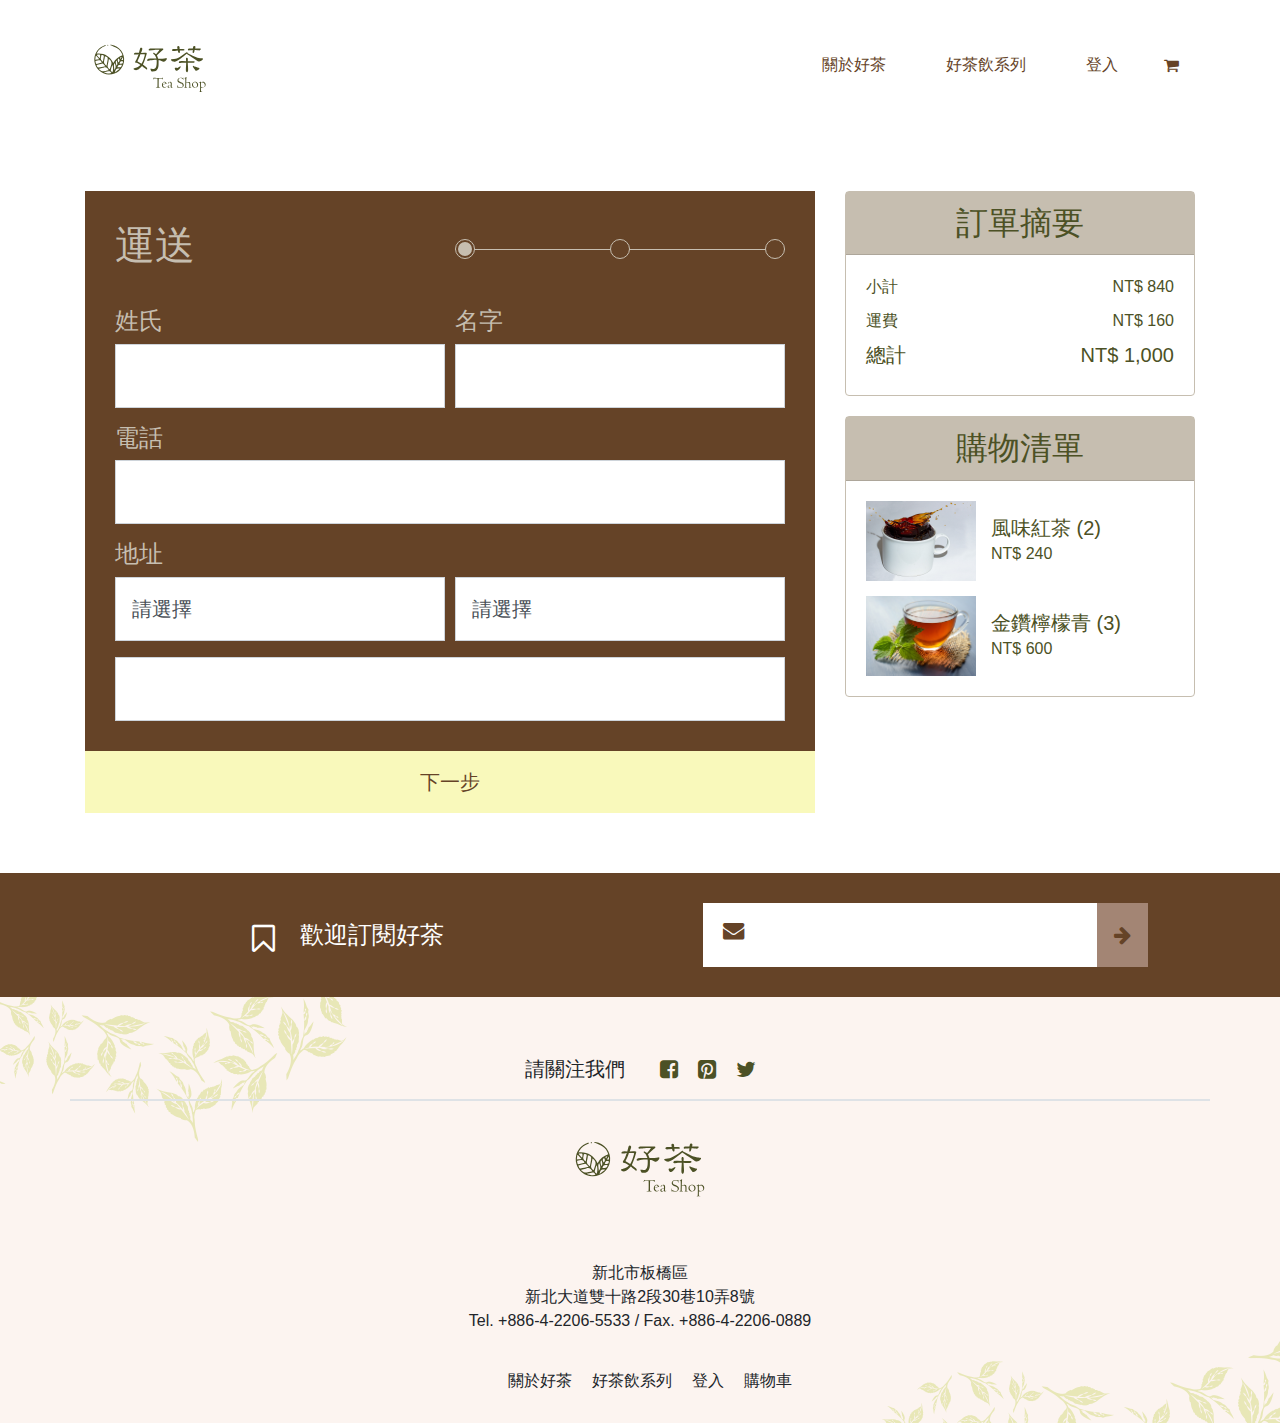
<file: checkout.html>
<!DOCTYPE html>
<html lang="en">

<head>
    <meta charset="UTF-8">
    <meta name="viewport" content="width=device-width, initial-scale=1.0">
    <meta http-equiv="X-UA-Compatible" content="ie=edge">
    <title>好茶 Tea Shop - 結帳</title>
    <link rel="stylesheet" href="https://maxcdn.bootstrapcdn.com/font-awesome/4.7.0/css/font-awesome.min.css">
    <link rel="stylesheet" href="stylesheets/all.css">
</head>

<body>
    <!-- -------------------------------------navbar ---------------------------------------------->
    <nav class="navbar navbar-expand-md navbar-light bg-white">
        <div class="container">
            <button class="navbar-toggler d-md-none" type="button" data-toggle="collapse"
                data-target="#navbarTogglerDemo03" aria-controls="navbarTogglerDemo03" aria-expanded="false"
                aria-label="Toggle navigation">
                <span class="navbar-toggler-icon"></span>
            </button>
            <a class="navbar-brand" href="index.html">
                <img class=" d-none d-md-inline-block" src="images2/lg-logo.svg" width="130" alt="logo">
                <img class="d-inline-block d-md-none" src="images2/sm-logo.svg" width="150" alt="logo_sm">
            </a>
            <a href="carts.html" class="d-flex order-md-1 nav-link text-main">
                <i class="fa fa-shopping-cart" aria-hidden="true"></i>
            </a>
            <div class="collapse navbar-collapse" id="navbarTogglerDemo03">
                <ul class="navbar-nav ml-auto">
                    <li class="nav-item active">
                        <a class="nav-link text-main" href="index.html">關於好茶 <span class="sr-only">(current)</span></a>
                    </li>
                    <li class="nav-item">
                        <a class="nav-link text-main" href="products.html">好茶飲系列</a>
                    </li>
                    <li class="nav-item">
                        <a class="nav-link text-main" href="register.html">登入</a>
                    </li>
                </ul>
            </div>
        </div>
    </nav>
    <!-- -------------------------------------checkout ---------------------------------------------->
    <section class="container my-lg-6">
        <div class="row">
            <div class="col-lg-8">
                <div class="negative-margin mx-lg-0">
                    <div class="p-5 bg-main text-main-lighter">
                        <div class="form-row mb-5">
                            <div class="col-6">
                                <h1 class="h1">運送</h1>
                            </div>
                            <div class="col-6 d-flex align-items-center">
                                <div class="process-steps w-100">
                                    <div class="step-circle active"></div>
                                    <div class="step-circle"></div>
                                    <div class="step-circle"></div>
                                </div>
                            </div>
                        </div>

                        <div class="form-row">
                            <div class="col-6">
                                <div class="form-group">
                                    <label class="h4" for="lastname">姓氏</label>
                                    <input type="text" id="lastname" class="form-control form-control-lg"
                                        placeholder="">
                                </div>
                            </div>
                            <div class="col-6">
                                <div class="form-group">
                                    <label class="h4" for="firstname">名字</label>
                                    <input type="text" id="firstname" class="form-control form-control-lg"
                                        placeholder="">
                                </div>
                            </div>
                        </div>

                        <label class="h4" for="tel">電話</label>
                        <div class="form-group">
                            <input type="tel" id="tel" class="form-control form-control-lg" placeholder="">
                        </div>


                        <label class="h4" for="city">地址</label>
                        <div class="form-row">
                            <div class="col-6">
                                <div class="form-group">
                                    <select name="" id="city" class="form-control form-control-lg">
                                        <option value="0">請選擇</option>
                                        <option value="台北市">台北市</option>
                                        <option value="新北市">新北市</option>
                                    </select>
                                </div>
                            </div>
                            <div class="col-6">
                                <div class="form-group">
                                    <select name="" id="region" class="form-control form-control-lg">
                                        <option value="0">請選擇</option>
                                        <option value="大安區">大安區</option>
                                        <option value="信義區">信義區</option>
                                        <option value="新店區">新店區</option>
                                    </select>
                                </div>
                            </div>
                        </div>
                        <div class="form-group mb-0">
                            <input id="address" type="text" class="form-control form-control-lg" placeholder="">
                        </div>
                    </div>
                </div>
                <div class="negative-margin mx-lg-0">
                    <a href="checkout-1.html" class="btn btn-accent btn-block btn-lg text-main py-3">下一步</a>
                </div>
            </div>

            <div class="col-lg-4 d-none d-lg-block">
                <div class="card border-main-lighter mb-4">
                    <h2 class="card-header bg-main-lighter text-center text-main-light rounded-0">
                        訂單摘要</h2>
                    <div class="card-body text-main-light">
                        <div class="d-flex justify-content-between mb-2">
                            <span>小計</span>
                            <span>NT$ 840</span>
                        </div>
                        <div class="d-flex justify-content-between mb-2">
                            <span>運費</span>
                            <span>NT$ 160</span>
                        </div>
                        <div class="d-flex justify-content-between">
                            <span class="h5">總計</span>
                            <span class="h5">NT$ 1,000</span>
                        </div>
                    </div>
                </div>
                <div class="card border-main-lighter">
                    <h2 class="card-header bg-main-lighter text-center text-main-light rounded-0">
                        購物清單</h2>
                    <div class="card-body carts">
                        <div class="d-flex">
                            <div class="carts__img carts__img-sm mr-3" style="background-image: url(images2/img11.jpg)">
                            </div>
                            <div class="d-flex align-items-center">
                                <div class="flex-fill mr-lg-4 text-main-light">
                                    <span class="h5">風味紅茶 (2)</span><br />
                                    <span>NT$ 240</span>
                                </div>
                            </div>
                        </div>
                        <div class="d-flex mt-3">
                            <div class="carts__img carts__img-sm mr-3" style="background-image: url(images2/img08.jpg)">
                            </div>
                            <div class="d-flex align-items-center">
                                <div class="flex-fill mr-lg-4 text-main-light">
                                    <span class="h5">金鑽檸檬青 (3)</span><br />
                                    <span>NT$ 600</span>
                                </div>
                            </div>
                        </div>
                    </div>
                </div>
            </div>
        </div>
    </section>

    <!-- -------------------------------------section_5 ---------------------------------------------->
    <div class="py-5 bg-main">
        <div class="container">
            <div class="row justify-content-around">
                <div class="col-md-5 d-flex align-items-center justify-content-center">
                    <div class="mt-2 mr-2">
                        <i class="fa fa-bookmark-o fa-2x text-white" aria-hidden="true"></i>
                    </div>
                    <span class="text-white h4 mb-0 mx-3">歡迎訂閱好茶</span>
                </div>
                <div class="col-md-5 mt-4 mt-md-0">
                    <div class="form-square form-square-icon d-flex justify-content-between">
                        <label for="subscription" class="fa fa-envelope fa-lg form-square-icon-move text-main"
                            aria-hidden="true"></label>
                        <input type="email" id="subscription" class="form-input">
                        <button class="btn btn-formColor btn-lg d-flex align-items-center">
                            <i class="fa fa-arrow-right text-main" aria-hidden="true"></i>
                        </button>
                    </div>
                </div>
            </div>
        </div>
    </div>

    <!-- -------------------------------------footer ---------------------------------------------->

    <footer class="py-5 bg-footerColor">
        <div class="container mt-5">
            <div class="row">
                <div class="col-12">
                    <div class="d-flex justify-content-center mb-2">
                        <a class="mr-3 h5">請關注我們</a>
                        <a href="#" class="ml-4 text-main-light"><i class="fa fa-facebook-square fa-lg"
                                aria-hidden="true"></i></a>
                        <a href="#" class="ml-4 text-main-light"><i class="fa fa-pinterest-square fa-lg"
                                aria-hidden="true"></i></a>
                        <a href="#" class="ml-4 text-main-light"><i class="fa fa-twitter fa-lg"
                                aria-hidden="true"></i></a>
                    </div>
                </div>
                <div class="w-100 border border-bottom-1"></div>
                <div class="col-12">
                    <div class="d-flex justify-content-center">
                        <div class="mt-5">
                            <img class=" d-none d-md-inline-block" src="images2/lg-logo.svg" height="70" alt="logo">
                        </div>
                    </div>
                </div>
                <div class="col-12 text-center mt-6">
                    <p>新北市板橋區<br>
                        新北大道雙十路2段30巷10弄8號<br>
                        Tel. +886-4-2206-5533 / Fax. +886-4-2206-0889</p>
                </div>
                <div class="col-12 text-center mt-4">
                    <div class="d-flex justify-content-center">
                        <a href="index.html" class="ml-4 text-black">關於好茶</a>
                        <a href="products.html" class="ml-4 text-black">好茶飲系列</a>
                        <a href="register.html" class="ml-4 text-black">登入</a>
                        <a href="carts.html" class="ml-4 text-black">購物車</a>
                    </div>
                </div>
            </div>
        </div>
    </footer>

    <script src="https://code.jquery.com/jquery-3.3.1.slim.min.js"
        integrity="sha384-q8i/X+965DzO0rT7abK41JStQIAqVgRVzpbzo5smXKp4YfRvH+8abtTE1Pi6jizo"
        crossorigin="anonymous"></script>
    <script src="https://cdnjs.cloudflare.com/ajax/libs/popper.js/1.14.7/umd/popper.min.js"
        integrity="sha384-UO2eT0CpHqdSJQ6hJty5KVphtPhzWj9WO1clHTMGa3JDZwrnQq4sF86dIHNDz0W1"
        crossorigin="anonymous"></script>
    <script src="https://stackpath.bootstrapcdn.com/bootstrap/4.3.1/js/bootstrap.min.js"
        integrity="sha384-JjSmVgyd0p3pXB1rRibZUAYoIIy6OrQ6VrjIEaFf/nJGzIxFDsf4x0xIM+B07jRM"
        crossorigin="anonymous"></script>

</body>

</html>
</file>
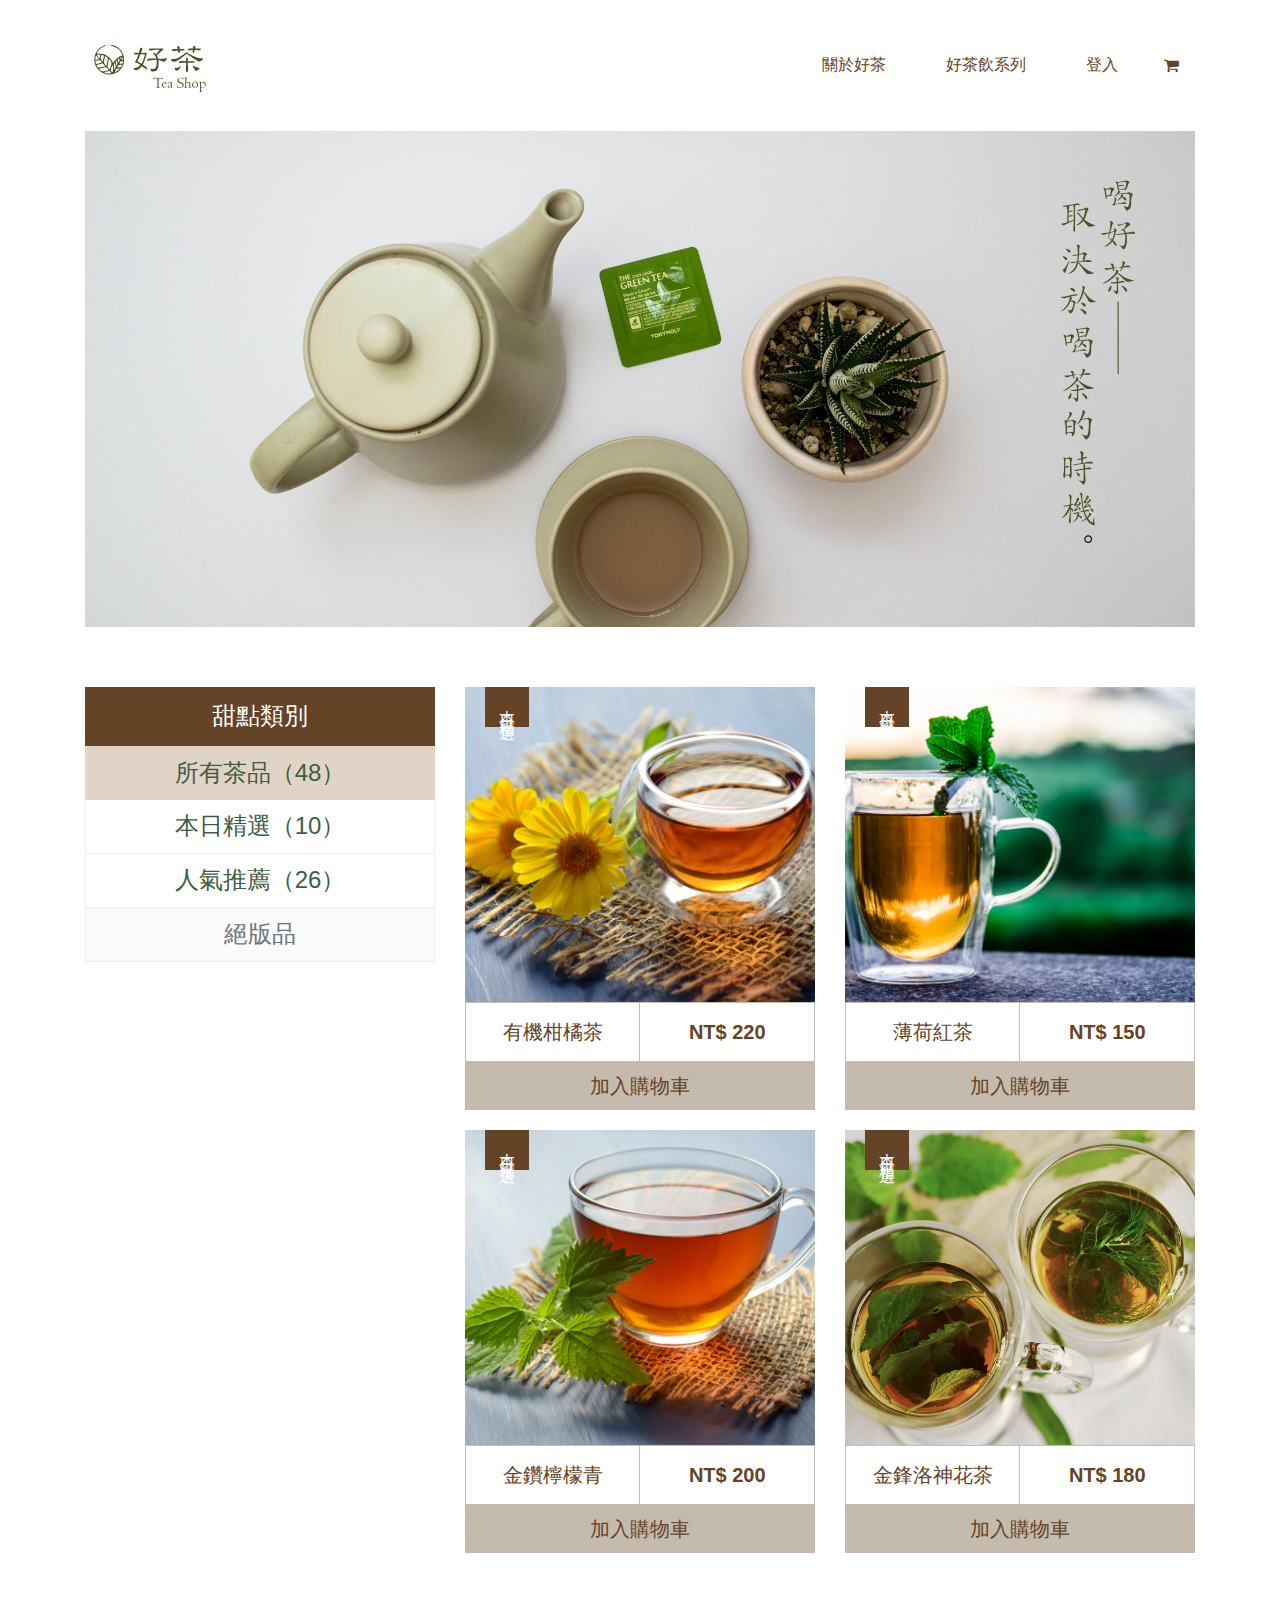
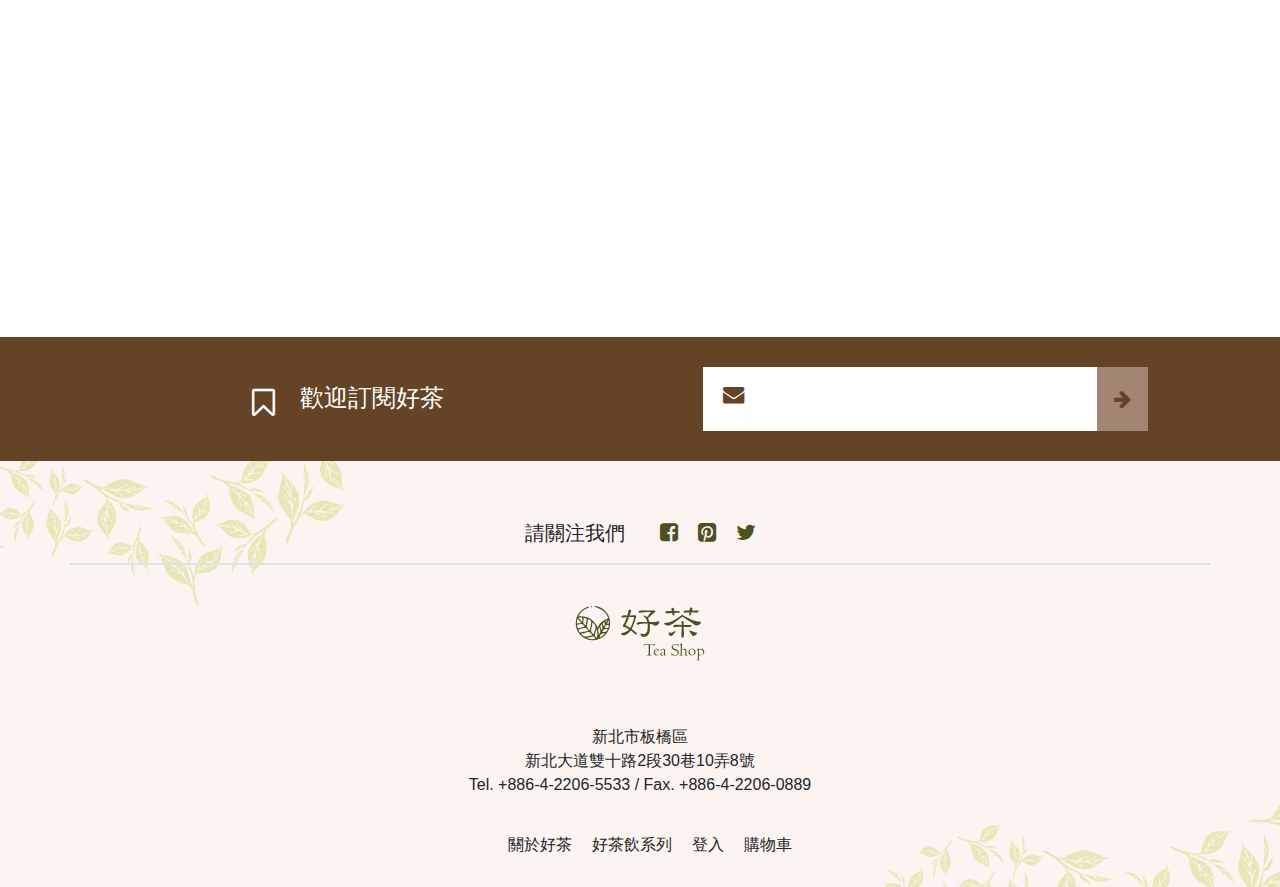
<file: products.html>
<!DOCTYPE html>
<html lang="en">

<head>
    <meta charset="UTF-8">
    <meta name="viewport" content="width=device-width, initial-scale=1.0">
    <meta http-equiv="X-UA-Compatible" content="ie=edge">
    <title>好茶 Tea Shop - 好茶飲系列</title>
    <link rel="stylesheet" href="https://maxcdn.bootstrapcdn.com/font-awesome/4.7.0/css/font-awesome.min.css">
    <link rel="stylesheet" href="stylesheets/all.css">
</head>

<body>

    <!-- -------------------------------------navbar ---------------------------------------------->
    <nav class="navbar navbar-expand-md navbar-light bg-white">
        <div class="container">
            <button class="navbar-toggler d-md-none" type="button" data-toggle="collapse"
                data-target="#navbarTogglerDemo03" aria-controls="navbarTogglerDemo03" aria-expanded="false"
                aria-label="Toggle navigation">
                <span class="navbar-toggler-icon"></span>
            </button>
            <a class="navbar-brand" href="index.html">
                <img class=" d-none d-md-inline-block" src="images2/lg-logo.svg" width="130" alt="logo">
                <img class="d-inline-block d-md-none" src="images2/sm-logo.svg" width="150" alt="logo_sm">
            </a>
            <a href="carts.html" class="d-flex order-md-1 nav-link text-main">
                <i class="fa fa-shopping-cart" aria-hidden="true"></i>
            </a>
            <div class="collapse navbar-collapse" id="navbarTogglerDemo03">
                <ul class="navbar-nav ml-auto">
                    <li class="nav-item active">
                        <a class="nav-link text-main" href="index.html">關於好茶 <span class="sr-only">(current)</span></a>
                    </li>
                    <li class="nav-item">
                        <a class="nav-link text-main" href="products.html">好茶飲系列</a>
                    </li>
                    <li class="nav-item">
                        <a class="nav-link text-main" href="register.html">登入</a>
                    </li>
                </ul>
            </div>
        </div>
    </nav>
    <!-- -------------------------------------header ---------------------------------------------->

    <div class="container px-0 px-md-3">
        <header class="header">
            <div class="header__img bg-cover" style="background-image: url(images2/img10.jpg)">
            </div>
            <h1 class="text-hide">
                喝好茶取決於喝茶的時機
                <img src="images2/lg-喝好茶取決於喝茶的時機.svg" class="header__img__context" width="120" alt="">
            </h1>
        </header>
    </div>

    <!-- -------------------------------------list group-left ---------------------------------------------->

    <section class="container my-6">
        <div class="row">
            <div class="col-md-4">
                <h2 class="mb-0 py-3 text-white bg-main text-center h4">甜點類別</h2>
                <div class="list-group text-center">
                    <a href="#pane-1" data-toggle="list" class="list-group-item list-group-item-action h4 active">
                        所有茶品（48）
                    </a>
                    <a href="#pane-2" data-toggle="list" class="list-group-item list-group-item-action h4 ">本日精選（10）</a>
                    <a href="#pane-3" data-toggle="list" class="list-group-item list-group-item-action h4">人氣推薦（26）</a>
                    <a href="#" class="list-group-item list-group-item-action h4 disabled" tabindex="-1"
                        aria-disabled="true">絕版品</a>
                </div>
            </div>
            <!-- -------------------------------------list group-right ---------------------------------------------->
            <div class="col-md-8">
                <div class="tab-content">
                    <div class="tab-pane active" id="pane-1">
                        <div class="row">
                            <div class="col-md-6">
                                <div class="item__card mb-4 text-main">
                                    <div class="item__img" style="background-image: url(images2/img05.jpg)">
                                        <div class="item__tag">本日精選</div>
                                    </div>
                                    <div class="item__body d-flex text-center">
                                        <div class="item__name col">
                                            有機柑橘茶
                                        </div>
                                        <strong class="item__price col">
                                            NT$ 220
                                        </strong>
                                    </div>
                                    <a href="#editModal" data-title="有機柑橘茶" data-toggle="modal"
                                        class="text-main btn btn-lg btn-cardColor btn-block">加入購物車</a>
                                </div>
                            </div>
                            <div class="col-md-6">
                                <div class="item__card mb-4 text-main">
                                    <div class="item__img" style="background-image: url(images2/img21.jpg)">
                                        <div class="item__tag">本日精選</div>
                                    </div>
                                    <div class="item__body d-flex text-center">
                                        <div class="item__name col">
                                            薄荷紅茶
                                        </div>
                                        <strong class="item__price col">
                                            NT$ 150
                                        </strong>
                                    </div>
                                    <a href="#editModal" data-title="薄荷紅茶" data-toggle="modal"
                                        class="text-main btn btn-lg btn-cardColor btn-block">加入購物車</a>
                                </div>
                            </div>
                            <div class="col-md-6">
                                <div class="item__card mb-4 text-main">
                                    <div class="item__img" style="background-image: url(images2/img08.jpg)">
                                        <div class="item__tag">本日精選</div>
                                    </div>
                                    <div class="item__body d-flex text-center">
                                        <div class="item__name col">
                                            金鑽檸檬青
                                        </div>
                                        <strong class="item__price col">
                                            NT$ 200
                                        </strong>
                                    </div>
                                    <a href="#editModal" data-title="金鑽檸檬青" data-toggle="modal"
                                        class="text-main btn btn-lg btn-cardColor btn-block">加入購物車</a>
                                </div>
                            </div>
                            <div class="col-md-6">
                                <div class="item__card mb-4 text-main">
                                    <div class="item__img" style="background-image: url(images2/img07.jpg)">
                                        <div class="item__tag">本日精選</div>
                                    </div>
                                    <div class="item__body d-flex text-center">
                                        <div class="item__name col">
                                            金鋒洛神花茶
                                        </div>
                                        <strong class="item__price col">
                                            NT$ 180
                                        </strong>
                                    </div>
                                    <a href="#editModal" data-title="金鋒洛神花茶" data-toggle="modal"
                                        class="text-main btn btn-lg btn-cardColor btn-block">加入購物車</a>
                                </div>
                            </div>
                        </div>
                    </div>

                    <div class="tab-pane" id="pane-2">
                        <div class="row">
                            <div class="col-md-6">
                                <div class="item__card mb-4 text-main">
                                    <div class="item__img" style="background-image: url(images2/img24.jpg)">
                                        <div class="item__tag">本日精選</div>
                                    </div>
                                    <div class="item__body d-flex text-center">
                                        <div class="item__name col">
                                            百香柑橘茶
                                        </div>
                                        <strong class="item__price col">
                                            NT$ 270
                                        </strong>
                                    </div>
                                    <a href="#editModal" data-title="百香柑橘茶" data-toggle="modal"
                                        class="text-main btn btn-lg btn-cardColor btn-block">加入購物車</a>
                                </div>
                            </div>
                            <div class="col-md-6">
                                <div class="item__card mb-4 text-main">
                                    <div class="item__img" style="background-image: url(images2/img26.jpg)">
                                        <div class="item__tag">本日精選</div>
                                    </div>
                                    <div class="item__body d-flex text-center">
                                        <div class="item__name col">
                                            甜蜜蜜水果紅茶
                                        </div>
                                        <strong class="item__price col">
                                            NT$ 300
                                        </strong>
                                    </div>
                                    <a href="#editModal" data-title="甜蜜蜜水果紅茶" data-toggle="modal"
                                        class="text-main btn btn-lg btn-cardColor btn-block">加入購物車</a>
                                </div>
                            </div>
                        </div>
                    </div>

                    <div class="tab-pane" id="pane-3">
                        <div class="row">
                            <div class="col-md-6">
                                <div class="item__card mb-4 text-main">
                                    <div class="item__img" style="background-image: url(images2/img25.jpg)">
                                        <div class="item__tag">本日精選</div>
                                    </div>
                                    <div class="item__body d-flex text-center">
                                        <div class="item__name col">
                                            綜合水果茶
                                        </div>
                                        <strong class="item__price col">
                                            NT$ 400
                                        </strong>
                                    </div>
                                    <a href="#editModal" data-title="綜合水果茶" data-toggle="modal"
                                        class="text-main btn btn-lg btn-cardColor btn-block">加入購物車</a>
                                </div>
                            </div>
                        </div>
                    </div>
                </div>
            </div>
        </div>
    </section>
    <!-- ------------------------------------- section:add it ---------------------------------------------->

    <section class="section">
        <div class="section__img bg-cover text-white mt-5"
            style="background-image: url(images2/img04.jpg);background-attachment: fixed;">
            <div class="d-flex flex-column text-center py-3 align-items-center">
                <div class="w-25">
                    <img class="p-2" src="images2/simple-logo-white.svg" height="70" alt="">
                    <div class="p-2 section__decoration h5">Tea Shop</div>
                </div>
                <div class="p-2 h5">
                    <p>佐詩光之茶香</p>
                    <p>迷戀好茶味道</p>
                </div>
            </div>
        </div>
    </section>

    <!-- -------------------------------------section_5 ---------------------------------------------->
    <div class="py-5 bg-main">
        <div class="container">
            <div class="row justify-content-around">
                <div class="col-md-5 d-flex align-items-center justify-content-center">
                    <div class="mt-2 mr-2">
                        <i class="fa fa-bookmark-o fa-2x text-white" aria-hidden="true"></i>
                    </div>
                    <span class="text-white h4 mb-0 mx-3">歡迎訂閱好茶</span>
                </div>
                <div class="col-md-5 mt-4 mt-md-0">
                    <div class="form-square form-square-icon d-flex justify-content-between">
                        <label for="subscription" class="fa fa-envelope fa-lg form-square-icon-move text-main"
                            aria-hidden="true"></label>
                        <input type="email" id="subscription" class="form-input">
                        <button class="btn btn-formColor btn-lg d-flex align-items-center">
                            <i class="fa fa-arrow-right text-main" aria-hidden="true"></i>
                        </button>
                    </div>
                </div>
            </div>
        </div>
    </div>

    <!-- -------------------------------------footer ---------------------------------------------->

    <footer class="py-5 bg-footerColor">
        <div class="container mt-5">
            <div class="row">
                <div class="col-12">
                    <div class="d-flex justify-content-center mb-2">
                        <a class="mr-3 h5">請關注我們</a>
                        <a href="#" class="ml-4 text-main-light"><i class="fa fa-facebook-square fa-lg"
                                aria-hidden="true"></i></a>
                        <a href="#" class="ml-4 text-main-light"><i class="fa fa-pinterest-square fa-lg"
                                aria-hidden="true"></i></a>
                        <a href="#" class="ml-4 text-main-light"><i class="fa fa-twitter fa-lg"
                                aria-hidden="true"></i></a>
                    </div>
                </div>
                <div class="w-100 border border-bottom-1"></div>
                <div class="col-12">
                    <div class="d-flex justify-content-center">
                        <div class="mt-5">
                            <img class=" d-none d-md-inline-block" src="images2/lg-logo.svg" height="70" alt="logo">
                        </div>
                    </div>
                </div>
                <div class="col-12 text-center mt-6">
                    <p>新北市板橋區<br>
                        新北大道雙十路2段30巷10弄8號<br>
                        Tel. +886-4-2206-5533 / Fax. +886-4-2206-0889</p>
                </div>
                <div class="col-12 text-center mt-4">
                    <div class="d-flex justify-content-center">
                        <a href="index.html" class="ml-4 text-black">關於好茶</a>
                        <a href="products.html" class="ml-4 text-black">好茶飲系列</a>
                        <a href="register.html" class="ml-4 text-black">登入</a>
                        <a href="carts.html" class="ml-4 text-black">購物車</a>
                    </div>
                </div>
            </div>
        </div>
    </footer>

    <!-- Modal -->
    <div class="modal fade" id="editModal" tabindex="-1" role="dialog" aria-labelledby="exampleModalLongTitle"
        aria-hidden="true">
        <div class="modal-dialog" role="document">
            <div class="modal-content">
                <div class="modal-header bg-main text-white">
                    <h5 class="modal-title" id="exampleModalLongTitle">Modal title</h5>
                    <button type="button" class="close" data-dismiss="modal" aria-label="Close">
                        <span aria-hidden="true">&times;</span>
                    </button>
                </div>
                <div class="modal-body">
                    <form>
                        <div class="form-group">
                            <label for="formGroupExampleInput">用戶姓名</label>
                            <input type="text" class="form-control" id="formGroupExampleInput" placeholder="">
                        </div>
                        <div class="form-group">
                            <label for="formGroupExampleInput2">Email</label>
                            <input type="text" class="form-control" id="formGroupExampleInput2" placeholder="">
                        </div>
                        <div class="row">
                            <div class="col">
                                <label for="formGroupExampleInput3">品項</label>
                                <input type="text" class="form-control" id="formGroupExampleInput3" placeholder="">
                            </div>
                            <div class="col">
                                <label for="formGroupExampleInput4">*數量</label>
                                <input type="text" class="form-control" id="formGroupExampleInput4" placeholder="">
                            </div>
                        </div>
                    </form>
                </div>
                <div class="modal-footer">
                    <button type="button" class="btn btn-secondary" data-dismiss="modal">關閉</button>
                    <button type="button" class="btn btn-outline-main">確定</button>
                </div>
            </div>
        </div>
    </div>



    <script src="https://code.jquery.com/jquery-3.3.1.slim.min.js"
        integrity="sha384-q8i/X+965DzO0rT7abK41JStQIAqVgRVzpbzo5smXKp4YfRvH+8abtTE1Pi6jizo"
        crossorigin="anonymous"></script>
    <script src="https://cdnjs.cloudflare.com/ajax/libs/popper.js/1.14.7/umd/popper.min.js"
        integrity="sha384-UO2eT0CpHqdSJQ6hJty5KVphtPhzWj9WO1clHTMGa3JDZwrnQq4sF86dIHNDz0W1"
        crossorigin="anonymous"></script>
    <script src="https://stackpath.bootstrapcdn.com/bootstrap/4.3.1/js/bootstrap.min.js"
        integrity="sha384-JjSmVgyd0p3pXB1rRibZUAYoIIy6OrQ6VrjIEaFf/nJGzIxFDsf4x0xIM+B07jRM"
        crossorigin="anonymous"></script>

    <script>
        $('#editModal').on('show.bs.modal', function (event) {
            var btn = $(event.relatedTarget);
            var title = btn.data('title')
            var modal = $(this);
            modal.find('.modal-title').text('快速下單 : ' + title);

        });
    </script>

</body>

</html>
</file>
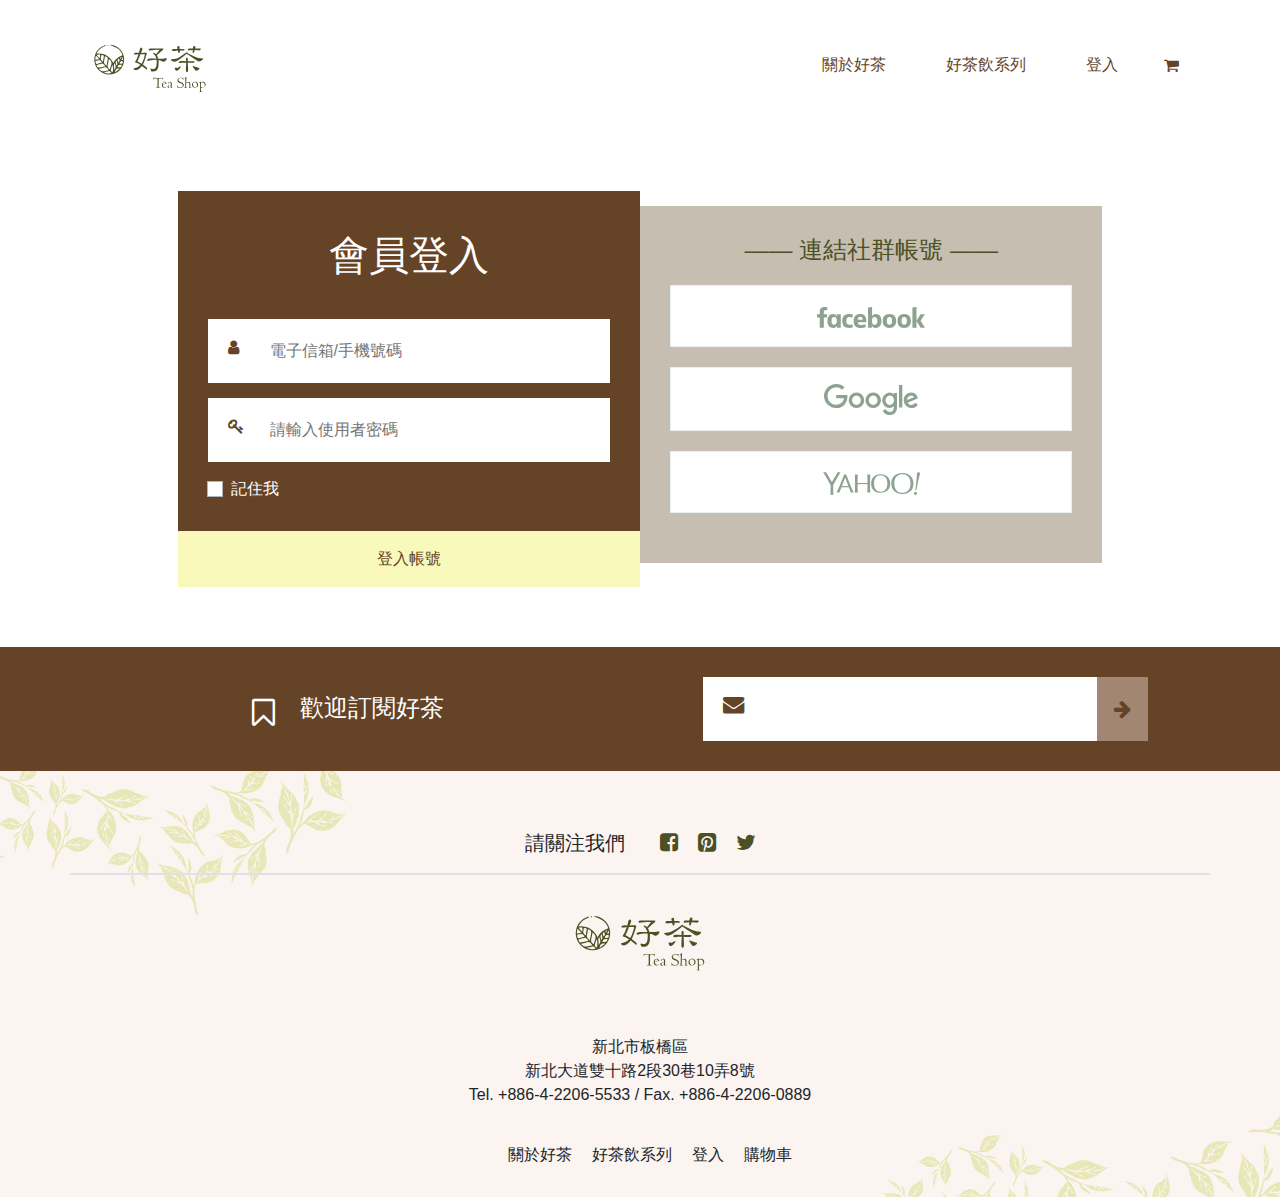
<file: register.html>
<!DOCTYPE html>
<html lang="en">

<head>
    <meta charset="UTF-8">
    <meta name="viewport" content="width=device-width, initial-scale=1.0">
    <meta http-equiv="X-UA-Compatible" content="ie=edge">
    <title>好茶 Tea Shop - 登入</title>
    <link rel="stylesheet" href="https://maxcdn.bootstrapcdn.com/font-awesome/4.7.0/css/font-awesome.min.css">
    <link rel="stylesheet" href="stylesheets/all.css">
</head>


<body>
    <!-- -------------------------------------navbar ---------------------------------------------->
    <nav class="navbar navbar-expand-md navbar-light bg-white">
        <div class="container">
            <button class="navbar-toggler d-md-none" type="button" data-toggle="collapse"
                data-target="#navbarTogglerDemo03" aria-controls="navbarTogglerDemo03" aria-expanded="false"
                aria-label="Toggle navigation">
                <span class="navbar-toggler-icon"></span>
            </button>
            <a class="navbar-brand" href="index.html">
                <img class=" d-none d-md-inline-block" src="images2/lg-logo.svg" width="130" alt="logo">
                <img class="d-inline-block d-md-none" src="images2/sm-logo.svg" width="150" alt="logo_sm">
            </a>
            <a href="carts.html" class="d-flex order-md-1 nav-link text-main">
                <i class="fa fa-shopping-cart" aria-hidden="true"></i>
            </a>
            <div class="collapse navbar-collapse" id="navbarTogglerDemo03">
                <ul class="navbar-nav ml-auto">
                    <li class="nav-item active">
                        <a class="nav-link text-main" href="index.html">關於好茶 <span class="sr-only">(current)</span></a>
                    </li>
                    <li class="nav-item">
                        <a class="nav-link text-main" href="products.html">好茶飲系列</a>
                    </li>
                    <li class="nav-item">
                        <a class="nav-link text-main" href="register.html">登入</a>
                    </li>
                </ul>
            </div>
        </div>
    </nav>
    <!-- -------------------------------------section_register --------------------------------------->

    <section class="container px-0 px-md-3 my-md-6">
        <div class="row justify-content-center no-gutters">
            <div class="col-md-10">
                <div class="py-5 bg-main d-md-none">
                    <h1 class="mt-2 mb-2 text-white text-center">會員登入</h1>
                </div>
                <div class="row no-gutters flex-md-row-reverse">
                    <div class="col-md-6 py-md-3">
                        <div class="p-5 bg-main-lighter">
                            <h2 class="h4 text-center text-main-light d-none d-md-block">—— 連結社群帳號 ——</h2>
                            <div class="row no-gutters mt-md-4">
                                <div class="col-4 col-md-12 mb-md-4">
                                    <button class="btn btn-block btn-lg btn-brand-light py-3 h-100">
                                        <img src="images2/ic-facebook-logotype.svg" class="img-fluid" width="108"
                                            alt="">
                                    </button>
                                </div>
                                <div class="col-4 col-md-12 mb-md-4">
                                    <button class="btn btn-block btn-lg btn-brand-light py-3 h-100">
                                        <img src="images2/ic-google.svg" class="img-fluid" width="94" alt="">
                                    </button>
                                </div>
                                <div class="col-4 col-md-12 mb-md-4">
                                    <button class="btn btn-block btn-lg btn-brand-light py-3 h-100">
                                        <img src="images2/ic-yahoo.svg" class="img-fluid" width="97" alt="">
                                    </button>
                                </div>
                            </div>
                        </div>
                    </div>
                    <div class="col-md-6">
                        <div class="py-5 bg-main d-none d-md-block">
                            <h1 class="mt-2 mb-2 text-white text-center">會員登入</h1>
                        </div>
                        <div class="p-5 pt-md-0 bg-main">
                            <div class="form-square text-main form-square-icon mb-3 d-flex justify-content-between">
                                <label for="username" class="fa fa-user form-square-icon-move"
                                    aria-hidden="true"></label>
                                <input type="text" id="username" class="form-input w-100" placeholder="電子信箱/手機號碼">
                            </div>
                            <div class="form-square text-main form-square-icon mb-3 d-flex justify-content-between">
                                <label for="password" class="fa fa-key form-square-icon-move"
                                    aria-hidden="true"></label>
                                <input type="password" id="password" class="form-input w-100" placeholder="請輸入使用者密碼">
                            </div>
                            <div class="custom-control custom-checkbox mb-0">
                                <input class="custom-control-input" type="checkbox" id="rememberme">
                                <label class="custom-control-label text-white ml-3" for="rememberme">記住我</label>
                            </div>
                        </div>
                        <button class="btn btn-block bg-accent py-3 text-main rounded-0">登入帳號</button>
                    </div>
                </div>
            </div>
        </div>
    </section>

    <!-- -------------------------------------section_5 ---------------------------------------------->
    <div class="py-5 bg-main">
        <div class="container">
            <div class="row justify-content-around">
                <div class="col-md-5 d-flex align-items-center justify-content-center">
                    <div class="mt-2 mr-2">
                        <i class="fa fa-bookmark-o fa-2x text-white" aria-hidden="true"></i>
                    </div>
                    <span class="text-white h4 mb-0 mx-3">歡迎訂閱好茶</span>
                </div>
                <div class="col-md-5 mt-4 mt-md-0">
                    <div class="form-square form-square-icon d-flex justify-content-between">
                        <label for="subscription" class="fa fa-envelope fa-lg form-square-icon-move text-main"
                            aria-hidden="true"></label>
                        <input type="email" id="subscription" class="form-input">
                        <button class="btn btn-formColor btn-lg d-flex align-items-center">
                            <i class="fa fa-arrow-right text-main" aria-hidden="true"></i>
                        </button>
                    </div>
                </div>
            </div>
        </div>
    </div>

    <!-- -------------------------------------footer ---------------------------------------------->

    <footer class="py-5 bg-footerColor">
        <div class="container mt-5">
            <div class="row">
                <div class="col-12">
                    <div class="d-flex justify-content-center mb-2">
                        <a class="mr-3 h5">請關注我們</a>
                        <a href="#" class="ml-4 text-main-light"><i class="fa fa-facebook-square fa-lg"
                                aria-hidden="true"></i></a>
                        <a href="#" class="ml-4 text-main-light"><i class="fa fa-pinterest-square fa-lg"
                                aria-hidden="true"></i></a>
                        <a href="#" class="ml-4 text-main-light"><i class="fa fa-twitter fa-lg"
                                aria-hidden="true"></i></a>
                    </div>
                </div>
                <div class="w-100 border border-bottom-1"></div>
                <div class="col-12">
                    <div class="d-flex justify-content-center">
                        <div class="mt-5">
                            <img class=" d-none d-md-inline-block" src="images2/lg-logo.svg" height="70" alt="logo">
                        </div>
                    </div>
                </div>
                <div class="col-12 text-center mt-6">
                    <p>新北市板橋區<br>
                        新北大道雙十路2段30巷10弄8號<br>
                        Tel. +886-4-2206-5533 / Fax. +886-4-2206-0889</p>
                </div>
                <div class="col-12 text-center mt-4">
                    <div class="d-flex justify-content-center">
                        <a href="index.html" class="ml-4 text-black">關於好茶</a>
                        <a href="products.html" class="ml-4 text-black">好茶飲系列</a>
                        <a href="register.html" class="ml-4 text-black">登入</a>
                        <a href="carts.html" class="ml-4 text-black">購物車</a>
                    </div>
                </div>
            </div>
        </div>
    </footer>

    <script src="https://code.jquery.com/jquery-3.3.1.slim.min.js"
        integrity="sha384-q8i/X+965DzO0rT7abK41JStQIAqVgRVzpbzo5smXKp4YfRvH+8abtTE1Pi6jizo"
        crossorigin="anonymous"></script>
    <script src="https://cdnjs.cloudflare.com/ajax/libs/popper.js/1.14.7/umd/popper.min.js"
        integrity="sha384-UO2eT0CpHqdSJQ6hJty5KVphtPhzWj9WO1clHTMGa3JDZwrnQq4sF86dIHNDz0W1"
        crossorigin="anonymous"></script>
    <script src="https://stackpath.bootstrapcdn.com/bootstrap/4.3.1/js/bootstrap.min.js"
        integrity="sha384-JjSmVgyd0p3pXB1rRibZUAYoIIy6OrQ6VrjIEaFf/nJGzIxFDsf4x0xIM+B07jRM"
        crossorigin="anonymous"></script>
</body>

</html>
</file>
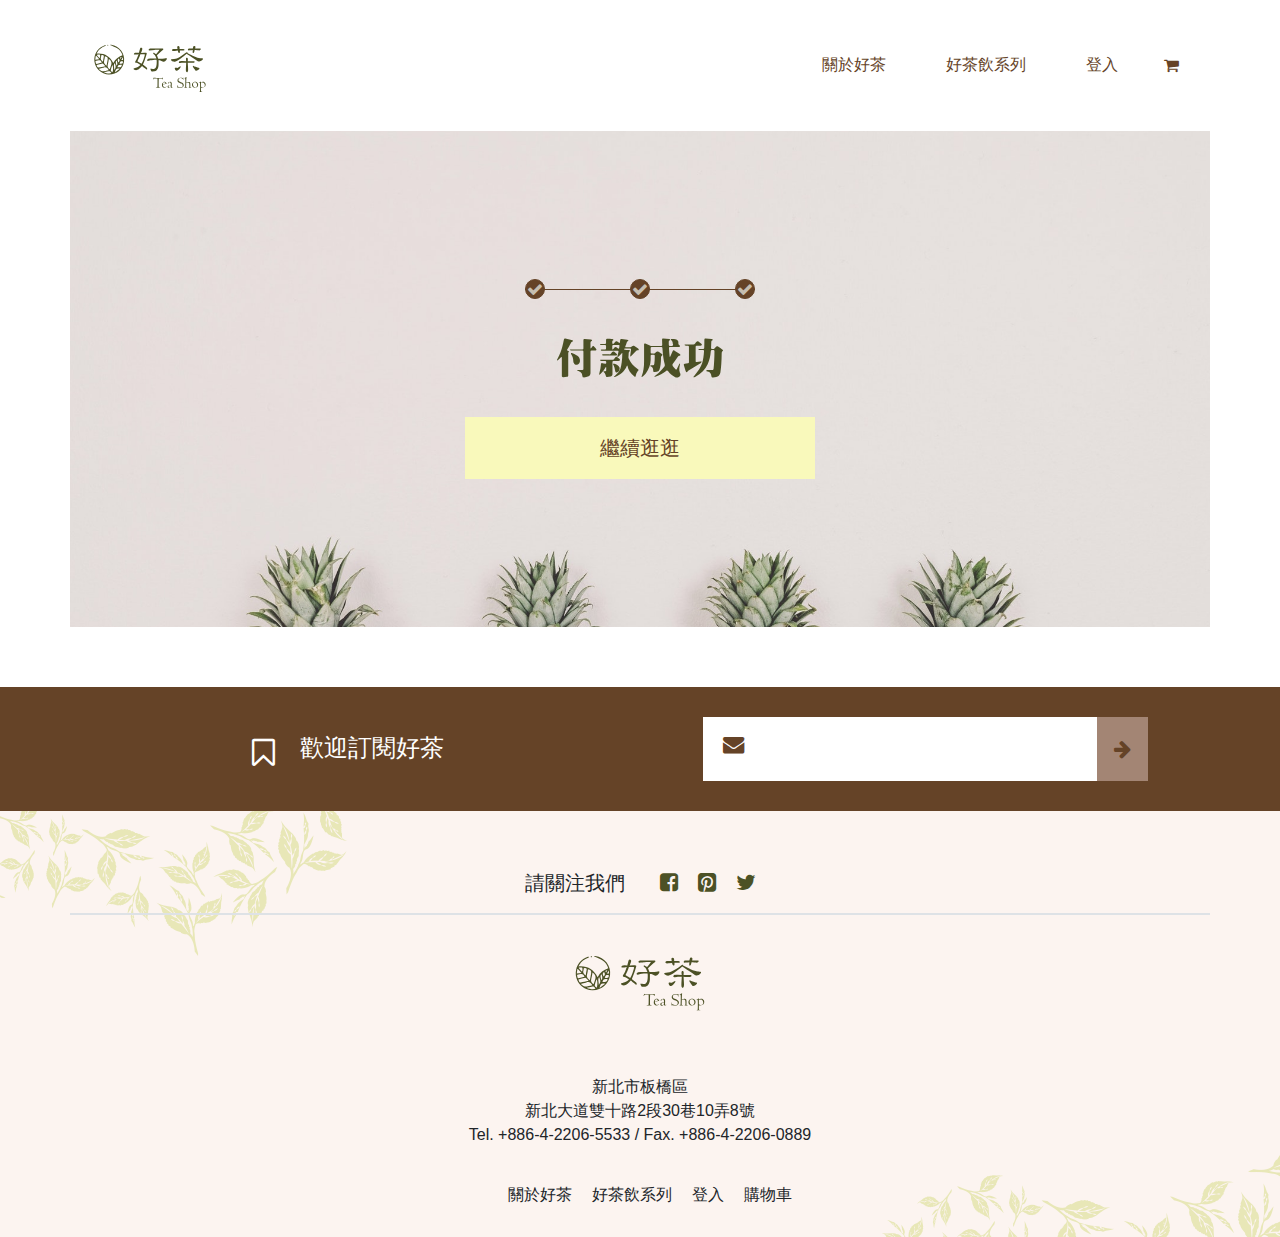
<file: success.html>
<!DOCTYPE html>
<html lang="en">

<head>
    <meta charset="UTF-8">
    <meta name="viewport" content="width=device-width, initial-scale=1.0">
    <meta http-equiv="X-UA-Compatible" content="ie=edge">
    <title>好茶 Tea Shop - 購物成功</title>
    <link rel="stylesheet" href="https://maxcdn.bootstrapcdn.com/font-awesome/4.7.0/css/font-awesome.min.css">
    <link rel="stylesheet" href="stylesheets/all.css">
</head>

<body>
    <!-- -------------------------------------navbar ---------------------------------------------->
    <nav class="navbar navbar-expand-md navbar-light bg-white">
        <div class="container">
            <button class="navbar-toggler d-md-none" type="button" data-toggle="collapse"
                data-target="#navbarTogglerDemo03" aria-controls="navbarTogglerDemo03" aria-expanded="false"
                aria-label="Toggle navigation">
                <span class="navbar-toggler-icon"></span>
            </button>
            <a class="navbar-brand" href="index.html">
                <img class=" d-none d-md-inline-block" src="images2/lg-logo.svg" width="130" alt="logo">
                <img class="d-inline-block d-md-none" src="images2/sm-logo.svg" width="150" alt="logo_sm">
            </a>
            <a href="carts.html" class="d-flex order-md-1 nav-link text-main">
                <i class="fa fa-shopping-cart" aria-hidden="true"></i>
            </a>
            <div class="collapse navbar-collapse" id="navbarTogglerDemo03">
                <ul class="navbar-nav ml-auto">
                    <li class="nav-item active">
                        <a class="nav-link text-main" href="index.html">關於好茶 <span class="sr-only">(current)</span></a>
                    </li>
                    <li class="nav-item">
                        <a class="nav-link text-main" href="products.html">好茶飲系列</a>
                    </li>
                    <li class="nav-item">
                        <a class="nav-link text-main" href="register.html">登入</a>
                    </li>
                </ul>
            </div>
        </div>
    </nav>
    <!-- -------------------------------------success ---------------------------------------------->

    <div class="container mb-md-6">
        <header class="header">
            <div class="header__img bg-cover row justify-content-center align-items-center"
                style="background-image: url(images2/img28.jpg)">
                <div class="col-md-4">
                    <div class="process-steps process-steps-dark mb-5 mx-6">
                        <div class="step-circle completed fa fa-check"></div>
                        <div class="step-circle completed fa fa-check"></div>
                        <div class="step-circle completed fa fa-check"></div>
                    </div>
                    <h1 class="text-hide text-center mb-5">
                        <img src="images2/lg-付款成功.svg" width="190" alt="">
                    </h1>
                    <a href="products.html"
                        class="py-3 btn btn-lg btn-block bg-accent text-main d-none d-md-block">繼續逛逛</a>
                </div>
            </div>
        </header>
    </div>

    <a href="products.html" class="py-3 btn btn-lg btn-block bg-accent text-main d-md-none">繼續逛逛</a>

    <!-- -------------------------------------section_5 ---------------------------------------------->
    <div class="py-5 bg-main">
        <div class="container">
            <div class="row justify-content-around">
                <div class="col-md-5 d-flex align-items-center justify-content-center">
                    <div class="mt-2 mr-2">
                        <i class="fa fa-bookmark-o fa-2x text-white" aria-hidden="true"></i>
                    </div>
                    <span class="text-white h4 mb-0 mx-3">歡迎訂閱好茶</span>
                </div>
                <div class="col-md-5 mt-4 mt-md-0">
                    <div class="form-square form-square-icon d-flex justify-content-between">
                        <label for="subscription" class="fa fa-envelope fa-lg form-square-icon-move text-main"
                            aria-hidden="true"></label>
                        <input type="email" id="subscription" class="form-input">
                        <button class="btn btn-formColor btn-lg d-flex align-items-center">
                            <i class="fa fa-arrow-right text-main" aria-hidden="true"></i>
                        </button>
                    </div>
                </div>
            </div>
        </div>
    </div>

    <!-- -------------------------------------footer ---------------------------------------------->

    <footer class="py-5 bg-footerColor">
        <div class="container mt-5">
            <div class="row">
                <div class="col-12">
                    <div class="d-flex justify-content-center mb-2">
                        <a class="mr-3 h5">請關注我們</a>
                        <a href="#" class="ml-4 text-main-light"><i class="fa fa-facebook-square fa-lg"
                                aria-hidden="true"></i></a>
                        <a href="#" class="ml-4 text-main-light"><i class="fa fa-pinterest-square fa-lg"
                                aria-hidden="true"></i></a>
                        <a href="#" class="ml-4 text-main-light"><i class="fa fa-twitter fa-lg"
                                aria-hidden="true"></i></a>
                    </div>
                </div>
                <div class="w-100 border border-bottom-1"></div>
                <div class="col-12">
                    <div class="d-flex justify-content-center">
                        <div class="mt-5">
                            <img class=" d-none d-md-inline-block" src="images2/lg-logo.svg" height="70" alt="logo">
                        </div>
                    </div>
                </div>
                <div class="col-12 text-center mt-6">
                    <p>新北市板橋區<br>
                        新北大道雙十路2段30巷10弄8號<br>
                        Tel. +886-4-2206-5533 / Fax. +886-4-2206-0889</p>
                </div>
                <div class="col-12 text-center mt-4">
                    <div class="d-flex justify-content-center">
                        <a href="index.html" class="ml-4 text-black">關於好茶</a>
                        <a href="products.html" class="ml-4 text-black">好茶飲系列</a>
                        <a href="register.html" class="ml-4 text-black">登入</a>
                        <a href="carts.html" class="ml-4 text-black">購物車</a>
                    </div>
                </div>
            </div>
        </div>
    </footer>


    <script src="https://code.jquery.com/jquery-3.3.1.slim.min.js"
        integrity="sha384-q8i/X+965DzO0rT7abK41JStQIAqVgRVzpbzo5smXKp4YfRvH+8abtTE1Pi6jizo"
        crossorigin="anonymous"></script>
    <script src="https://cdnjs.cloudflare.com/ajax/libs/popper.js/1.14.7/umd/popper.min.js"
        integrity="sha384-UO2eT0CpHqdSJQ6hJty5KVphtPhzWj9WO1clHTMGa3JDZwrnQq4sF86dIHNDz0W1"
        crossorigin="anonymous"></script>
    <script src="https://stackpath.bootstrapcdn.com/bootstrap/4.3.1/js/bootstrap.min.js"
        integrity="sha384-JjSmVgyd0p3pXB1rRibZUAYoIIy6OrQ6VrjIEaFf/nJGzIxFDsf4x0xIM+B07jRM"
        crossorigin="anonymous"></script>

</body>

</html>
</file>
<file: stylesheets/all.css>
.align-baseline {
  vertical-align: baseline !important;
}

.align-top {
  vertical-align: top !important;
}

.align-middle {
  vertical-align: middle !important;
}

.align-bottom {
  vertical-align: bottom !important;
}

.align-text-bottom {
  vertical-align: text-bottom !important;
}

.align-text-top {
  vertical-align: text-top !important;
}

.bg-main {
  background-color: #654327 !important;
}

a.bg-main:hover, a.bg-main:focus,
button.bg-main:hover,
button.bg-main:focus {
  background-color: #402b19 !important;
}

.bg-accent {
  background-color: #F9F9BB !important;
}

a.bg-accent:hover, a.bg-accent:focus,
button.bg-accent:hover,
button.bg-accent:focus {
  background-color: #f5f58c !important;
}

.bg-main-lighter {
  background-color: #c6beb0 !important;
}

a.bg-main-lighter:hover, a.bg-main-lighter:focus,
button.bg-main-lighter:hover,
button.bg-main-lighter:focus {
  background-color: #b1a692 !important;
}

.bg-main-light {
  background-color: #4C5125 !important;
}

a.bg-main-light:hover, a.bg-main-light:focus,
button.bg-main-light:hover,
button.bg-main-light:focus {
  background-color: #2b2e15 !important;
}

.bg-primary {
  background-color: #007bff !important;
}

a.bg-primary:hover, a.bg-primary:focus,
button.bg-primary:hover,
button.bg-primary:focus {
  background-color: #0062cc !important;
}

.bg-secondary {
  background-color: #6c757d !important;
}

a.bg-secondary:hover, a.bg-secondary:focus,
button.bg-secondary:hover,
button.bg-secondary:focus {
  background-color: #545b62 !important;
}

.bg-success {
  background-color: #28a745 !important;
}

a.bg-success:hover, a.bg-success:focus,
button.bg-success:hover,
button.bg-success:focus {
  background-color: #1e7e34 !important;
}

.bg-info {
  background-color: #17a2b8 !important;
}

a.bg-info:hover, a.bg-info:focus,
button.bg-info:hover,
button.bg-info:focus {
  background-color: #117a8b !important;
}

.bg-warning {
  background-color: #ffc107 !important;
}

a.bg-warning:hover, a.bg-warning:focus,
button.bg-warning:hover,
button.bg-warning:focus {
  background-color: #d39e00 !important;
}

.bg-danger {
  background-color: #dc3545 !important;
}

a.bg-danger:hover, a.bg-danger:focus,
button.bg-danger:hover,
button.bg-danger:focus {
  background-color: #bd2130 !important;
}

.bg-light {
  background-color: #f8f9fa !important;
}

a.bg-light:hover, a.bg-light:focus,
button.bg-light:hover,
button.bg-light:focus {
  background-color: #dae0e5 !important;
}

.bg-dark {
  background-color: #343a40 !important;
}

a.bg-dark:hover, a.bg-dark:focus,
button.bg-dark:hover,
button.bg-dark:focus {
  background-color: #1d2124 !important;
}

.bg-white {
  background-color: #fff !important;
}

.bg-transparent {
  background-color: transparent !important;
}

.border {
  border: 1px solid #dee2e6 !important;
}

.border-top {
  border-top: 1px solid #dee2e6 !important;
}

.border-right {
  border-right: 1px solid #dee2e6 !important;
}

.border-bottom {
  border-bottom: 1px solid #dee2e6 !important;
}

.border-left {
  border-left: 1px solid #dee2e6 !important;
}

.border-0 {
  border: 0 !important;
}

.border-top-0 {
  border-top: 0 !important;
}

.border-right-0 {
  border-right: 0 !important;
}

.border-bottom-0 {
  border-bottom: 0 !important;
}

.border-left-0 {
  border-left: 0 !important;
}

.border-main {
  border-color: #654327 !important;
}

.border-accent {
  border-color: #F9F9BB !important;
}

.border-main-lighter {
  border-color: #c6beb0 !important;
}

.border-main-light {
  border-color: #4C5125 !important;
}

.border-primary {
  border-color: #007bff !important;
}

.border-secondary {
  border-color: #6c757d !important;
}

.border-success {
  border-color: #28a745 !important;
}

.border-info {
  border-color: #17a2b8 !important;
}

.border-warning {
  border-color: #ffc107 !important;
}

.border-danger {
  border-color: #dc3545 !important;
}

.border-light {
  border-color: #f8f9fa !important;
}

.border-dark {
  border-color: #343a40 !important;
}

.border-white {
  border-color: #fff !important;
}

.rounded-sm {
  border-radius: 0.2rem !important;
}

.rounded {
  border-radius: 0.25rem !important;
}

.rounded-top {
  border-top-left-radius: 0.25rem !important;
  border-top-right-radius: 0.25rem !important;
}

.rounded-right {
  border-top-right-radius: 0.25rem !important;
  border-bottom-right-radius: 0.25rem !important;
}

.rounded-bottom {
  border-bottom-right-radius: 0.25rem !important;
  border-bottom-left-radius: 0.25rem !important;
}

.rounded-left {
  border-top-left-radius: 0.25rem !important;
  border-bottom-left-radius: 0.25rem !important;
}

.rounded-lg {
  border-radius: 0.3rem !important;
}

.rounded-circle {
  border-radius: 50% !important;
}

.rounded-pill {
  border-radius: 50rem !important;
}

.rounded-0 {
  border-radius: 0 !important;
}

.clearfix::after {
  display: block;
  clear: both;
  content: "";
}

.d-none {
  display: none !important;
}

.d-inline {
  display: inline !important;
}

.d-inline-block {
  display: inline-block !important;
}

.d-block {
  display: block !important;
}

.d-table {
  display: table !important;
}

.d-table-row {
  display: table-row !important;
}

.d-table-cell {
  display: table-cell !important;
}

.d-flex {
  display: -webkit-box !important;
  display: -ms-flexbox !important;
  display: flex !important;
}

.d-inline-flex {
  display: -webkit-inline-box !important;
  display: -ms-inline-flexbox !important;
  display: inline-flex !important;
}

@media (min-width: 576px) {
  .d-sm-none {
    display: none !important;
  }
  .d-sm-inline {
    display: inline !important;
  }
  .d-sm-inline-block {
    display: inline-block !important;
  }
  .d-sm-block {
    display: block !important;
  }
  .d-sm-table {
    display: table !important;
  }
  .d-sm-table-row {
    display: table-row !important;
  }
  .d-sm-table-cell {
    display: table-cell !important;
  }
  .d-sm-flex {
    display: -webkit-box !important;
    display: -ms-flexbox !important;
    display: flex !important;
  }
  .d-sm-inline-flex {
    display: -webkit-inline-box !important;
    display: -ms-inline-flexbox !important;
    display: inline-flex !important;
  }
}

@media (min-width: 768px) {
  .d-md-none {
    display: none !important;
  }
  .d-md-inline {
    display: inline !important;
  }
  .d-md-inline-block {
    display: inline-block !important;
  }
  .d-md-block {
    display: block !important;
  }
  .d-md-table {
    display: table !important;
  }
  .d-md-table-row {
    display: table-row !important;
  }
  .d-md-table-cell {
    display: table-cell !important;
  }
  .d-md-flex {
    display: -webkit-box !important;
    display: -ms-flexbox !important;
    display: flex !important;
  }
  .d-md-inline-flex {
    display: -webkit-inline-box !important;
    display: -ms-inline-flexbox !important;
    display: inline-flex !important;
  }
}

@media (min-width: 992px) {
  .d-lg-none {
    display: none !important;
  }
  .d-lg-inline {
    display: inline !important;
  }
  .d-lg-inline-block {
    display: inline-block !important;
  }
  .d-lg-block {
    display: block !important;
  }
  .d-lg-table {
    display: table !important;
  }
  .d-lg-table-row {
    display: table-row !important;
  }
  .d-lg-table-cell {
    display: table-cell !important;
  }
  .d-lg-flex {
    display: -webkit-box !important;
    display: -ms-flexbox !important;
    display: flex !important;
  }
  .d-lg-inline-flex {
    display: -webkit-inline-box !important;
    display: -ms-inline-flexbox !important;
    display: inline-flex !important;
  }
}

@media (min-width: 1200px) {
  .d-xl-none {
    display: none !important;
  }
  .d-xl-inline {
    display: inline !important;
  }
  .d-xl-inline-block {
    display: inline-block !important;
  }
  .d-xl-block {
    display: block !important;
  }
  .d-xl-table {
    display: table !important;
  }
  .d-xl-table-row {
    display: table-row !important;
  }
  .d-xl-table-cell {
    display: table-cell !important;
  }
  .d-xl-flex {
    display: -webkit-box !important;
    display: -ms-flexbox !important;
    display: flex !important;
  }
  .d-xl-inline-flex {
    display: -webkit-inline-box !important;
    display: -ms-inline-flexbox !important;
    display: inline-flex !important;
  }
}

@media print {
  .d-print-none {
    display: none !important;
  }
  .d-print-inline {
    display: inline !important;
  }
  .d-print-inline-block {
    display: inline-block !important;
  }
  .d-print-block {
    display: block !important;
  }
  .d-print-table {
    display: table !important;
  }
  .d-print-table-row {
    display: table-row !important;
  }
  .d-print-table-cell {
    display: table-cell !important;
  }
  .d-print-flex {
    display: -webkit-box !important;
    display: -ms-flexbox !important;
    display: flex !important;
  }
  .d-print-inline-flex {
    display: -webkit-inline-box !important;
    display: -ms-inline-flexbox !important;
    display: inline-flex !important;
  }
}

.embed-responsive {
  position: relative;
  display: block;
  width: 100%;
  padding: 0;
  overflow: hidden;
}

.embed-responsive::before {
  display: block;
  content: "";
}

.embed-responsive .embed-responsive-item,
.embed-responsive iframe,
.embed-responsive embed,
.embed-responsive object,
.embed-responsive video {
  position: absolute;
  top: 0;
  bottom: 0;
  left: 0;
  width: 100%;
  height: 100%;
  border: 0;
}

.embed-responsive-21by9::before {
  padding-top: 42.85714%;
}

.embed-responsive-16by9::before {
  padding-top: 56.25%;
}

.embed-responsive-4by3::before {
  padding-top: 75%;
}

.embed-responsive-1by1::before {
  padding-top: 100%;
}

.flex-row {
  -webkit-box-orient: horizontal !important;
  -webkit-box-direction: normal !important;
      -ms-flex-direction: row !important;
          flex-direction: row !important;
}

.flex-column {
  -webkit-box-orient: vertical !important;
  -webkit-box-direction: normal !important;
      -ms-flex-direction: column !important;
          flex-direction: column !important;
}

.flex-row-reverse {
  -webkit-box-orient: horizontal !important;
  -webkit-box-direction: reverse !important;
      -ms-flex-direction: row-reverse !important;
          flex-direction: row-reverse !important;
}

.flex-column-reverse {
  -webkit-box-orient: vertical !important;
  -webkit-box-direction: reverse !important;
      -ms-flex-direction: column-reverse !important;
          flex-direction: column-reverse !important;
}

.flex-wrap {
  -ms-flex-wrap: wrap !important;
      flex-wrap: wrap !important;
}

.flex-nowrap {
  -ms-flex-wrap: nowrap !important;
      flex-wrap: nowrap !important;
}

.flex-wrap-reverse {
  -ms-flex-wrap: wrap-reverse !important;
      flex-wrap: wrap-reverse !important;
}

.flex-fill {
  -webkit-box-flex: 1 !important;
      -ms-flex: 1 1 auto !important;
          flex: 1 1 auto !important;
}

.flex-grow-0 {
  -webkit-box-flex: 0 !important;
      -ms-flex-positive: 0 !important;
          flex-grow: 0 !important;
}

.flex-grow-1 {
  -webkit-box-flex: 1 !important;
      -ms-flex-positive: 1 !important;
          flex-grow: 1 !important;
}

.flex-shrink-0 {
  -ms-flex-negative: 0 !important;
      flex-shrink: 0 !important;
}

.flex-shrink-1 {
  -ms-flex-negative: 1 !important;
      flex-shrink: 1 !important;
}

.justify-content-start {
  -webkit-box-pack: start !important;
      -ms-flex-pack: start !important;
          justify-content: flex-start !important;
}

.justify-content-end {
  -webkit-box-pack: end !important;
      -ms-flex-pack: end !important;
          justify-content: flex-end !important;
}

.justify-content-center {
  -webkit-box-pack: center !important;
      -ms-flex-pack: center !important;
          justify-content: center !important;
}

.justify-content-between {
  -webkit-box-pack: justify !important;
      -ms-flex-pack: justify !important;
          justify-content: space-between !important;
}

.justify-content-around {
  -ms-flex-pack: distribute !important;
      justify-content: space-around !important;
}

.align-items-start {
  -webkit-box-align: start !important;
      -ms-flex-align: start !important;
          align-items: flex-start !important;
}

.align-items-end {
  -webkit-box-align: end !important;
      -ms-flex-align: end !important;
          align-items: flex-end !important;
}

.align-items-center {
  -webkit-box-align: center !important;
      -ms-flex-align: center !important;
          align-items: center !important;
}

.align-items-baseline {
  -webkit-box-align: baseline !important;
      -ms-flex-align: baseline !important;
          align-items: baseline !important;
}

.align-items-stretch {
  -webkit-box-align: stretch !important;
      -ms-flex-align: stretch !important;
          align-items: stretch !important;
}

.align-content-start {
  -ms-flex-line-pack: start !important;
      align-content: flex-start !important;
}

.align-content-end {
  -ms-flex-line-pack: end !important;
      align-content: flex-end !important;
}

.align-content-center {
  -ms-flex-line-pack: center !important;
      align-content: center !important;
}

.align-content-between {
  -ms-flex-line-pack: justify !important;
      align-content: space-between !important;
}

.align-content-around {
  -ms-flex-line-pack: distribute !important;
      align-content: space-around !important;
}

.align-content-stretch {
  -ms-flex-line-pack: stretch !important;
      align-content: stretch !important;
}

.align-self-auto {
  -ms-flex-item-align: auto !important;
      -ms-grid-row-align: auto !important;
      align-self: auto !important;
}

.align-self-start {
  -ms-flex-item-align: start !important;
      align-self: flex-start !important;
}

.align-self-end {
  -ms-flex-item-align: end !important;
      align-self: flex-end !important;
}

.align-self-center {
  -ms-flex-item-align: center !important;
      -ms-grid-row-align: center !important;
      align-self: center !important;
}

.align-self-baseline {
  -ms-flex-item-align: baseline !important;
      align-self: baseline !important;
}

.align-self-stretch {
  -ms-flex-item-align: stretch !important;
      -ms-grid-row-align: stretch !important;
      align-self: stretch !important;
}

@media (min-width: 576px) {
  .flex-sm-row {
    -webkit-box-orient: horizontal !important;
    -webkit-box-direction: normal !important;
        -ms-flex-direction: row !important;
            flex-direction: row !important;
  }
  .flex-sm-column {
    -webkit-box-orient: vertical !important;
    -webkit-box-direction: normal !important;
        -ms-flex-direction: column !important;
            flex-direction: column !important;
  }
  .flex-sm-row-reverse {
    -webkit-box-orient: horizontal !important;
    -webkit-box-direction: reverse !important;
        -ms-flex-direction: row-reverse !important;
            flex-direction: row-reverse !important;
  }
  .flex-sm-column-reverse {
    -webkit-box-orient: vertical !important;
    -webkit-box-direction: reverse !important;
        -ms-flex-direction: column-reverse !important;
            flex-direction: column-reverse !important;
  }
  .flex-sm-wrap {
    -ms-flex-wrap: wrap !important;
        flex-wrap: wrap !important;
  }
  .flex-sm-nowrap {
    -ms-flex-wrap: nowrap !important;
        flex-wrap: nowrap !important;
  }
  .flex-sm-wrap-reverse {
    -ms-flex-wrap: wrap-reverse !important;
        flex-wrap: wrap-reverse !important;
  }
  .flex-sm-fill {
    -webkit-box-flex: 1 !important;
        -ms-flex: 1 1 auto !important;
            flex: 1 1 auto !important;
  }
  .flex-sm-grow-0 {
    -webkit-box-flex: 0 !important;
        -ms-flex-positive: 0 !important;
            flex-grow: 0 !important;
  }
  .flex-sm-grow-1 {
    -webkit-box-flex: 1 !important;
        -ms-flex-positive: 1 !important;
            flex-grow: 1 !important;
  }
  .flex-sm-shrink-0 {
    -ms-flex-negative: 0 !important;
        flex-shrink: 0 !important;
  }
  .flex-sm-shrink-1 {
    -ms-flex-negative: 1 !important;
        flex-shrink: 1 !important;
  }
  .justify-content-sm-start {
    -webkit-box-pack: start !important;
        -ms-flex-pack: start !important;
            justify-content: flex-start !important;
  }
  .justify-content-sm-end {
    -webkit-box-pack: end !important;
        -ms-flex-pack: end !important;
            justify-content: flex-end !important;
  }
  .justify-content-sm-center {
    -webkit-box-pack: center !important;
        -ms-flex-pack: center !important;
            justify-content: center !important;
  }
  .justify-content-sm-between {
    -webkit-box-pack: justify !important;
        -ms-flex-pack: justify !important;
            justify-content: space-between !important;
  }
  .justify-content-sm-around {
    -ms-flex-pack: distribute !important;
        justify-content: space-around !important;
  }
  .align-items-sm-start {
    -webkit-box-align: start !important;
        -ms-flex-align: start !important;
            align-items: flex-start !important;
  }
  .align-items-sm-end {
    -webkit-box-align: end !important;
        -ms-flex-align: end !important;
            align-items: flex-end !important;
  }
  .align-items-sm-center {
    -webkit-box-align: center !important;
        -ms-flex-align: center !important;
            align-items: center !important;
  }
  .align-items-sm-baseline {
    -webkit-box-align: baseline !important;
        -ms-flex-align: baseline !important;
            align-items: baseline !important;
  }
  .align-items-sm-stretch {
    -webkit-box-align: stretch !important;
        -ms-flex-align: stretch !important;
            align-items: stretch !important;
  }
  .align-content-sm-start {
    -ms-flex-line-pack: start !important;
        align-content: flex-start !important;
  }
  .align-content-sm-end {
    -ms-flex-line-pack: end !important;
        align-content: flex-end !important;
  }
  .align-content-sm-center {
    -ms-flex-line-pack: center !important;
        align-content: center !important;
  }
  .align-content-sm-between {
    -ms-flex-line-pack: justify !important;
        align-content: space-between !important;
  }
  .align-content-sm-around {
    -ms-flex-line-pack: distribute !important;
        align-content: space-around !important;
  }
  .align-content-sm-stretch {
    -ms-flex-line-pack: stretch !important;
        align-content: stretch !important;
  }
  .align-self-sm-auto {
    -ms-flex-item-align: auto !important;
        -ms-grid-row-align: auto !important;
        align-self: auto !important;
  }
  .align-self-sm-start {
    -ms-flex-item-align: start !important;
        align-self: flex-start !important;
  }
  .align-self-sm-end {
    -ms-flex-item-align: end !important;
        align-self: flex-end !important;
  }
  .align-self-sm-center {
    -ms-flex-item-align: center !important;
        -ms-grid-row-align: center !important;
        align-self: center !important;
  }
  .align-self-sm-baseline {
    -ms-flex-item-align: baseline !important;
        align-self: baseline !important;
  }
  .align-self-sm-stretch {
    -ms-flex-item-align: stretch !important;
        -ms-grid-row-align: stretch !important;
        align-self: stretch !important;
  }
}

@media (min-width: 768px) {
  .flex-md-row {
    -webkit-box-orient: horizontal !important;
    -webkit-box-direction: normal !important;
        -ms-flex-direction: row !important;
            flex-direction: row !important;
  }
  .flex-md-column {
    -webkit-box-orient: vertical !important;
    -webkit-box-direction: normal !important;
        -ms-flex-direction: column !important;
            flex-direction: column !important;
  }
  .flex-md-row-reverse {
    -webkit-box-orient: horizontal !important;
    -webkit-box-direction: reverse !important;
        -ms-flex-direction: row-reverse !important;
            flex-direction: row-reverse !important;
  }
  .flex-md-column-reverse {
    -webkit-box-orient: vertical !important;
    -webkit-box-direction: reverse !important;
        -ms-flex-direction: column-reverse !important;
            flex-direction: column-reverse !important;
  }
  .flex-md-wrap {
    -ms-flex-wrap: wrap !important;
        flex-wrap: wrap !important;
  }
  .flex-md-nowrap {
    -ms-flex-wrap: nowrap !important;
        flex-wrap: nowrap !important;
  }
  .flex-md-wrap-reverse {
    -ms-flex-wrap: wrap-reverse !important;
        flex-wrap: wrap-reverse !important;
  }
  .flex-md-fill {
    -webkit-box-flex: 1 !important;
        -ms-flex: 1 1 auto !important;
            flex: 1 1 auto !important;
  }
  .flex-md-grow-0 {
    -webkit-box-flex: 0 !important;
        -ms-flex-positive: 0 !important;
            flex-grow: 0 !important;
  }
  .flex-md-grow-1 {
    -webkit-box-flex: 1 !important;
        -ms-flex-positive: 1 !important;
            flex-grow: 1 !important;
  }
  .flex-md-shrink-0 {
    -ms-flex-negative: 0 !important;
        flex-shrink: 0 !important;
  }
  .flex-md-shrink-1 {
    -ms-flex-negative: 1 !important;
        flex-shrink: 1 !important;
  }
  .justify-content-md-start {
    -webkit-box-pack: start !important;
        -ms-flex-pack: start !important;
            justify-content: flex-start !important;
  }
  .justify-content-md-end {
    -webkit-box-pack: end !important;
        -ms-flex-pack: end !important;
            justify-content: flex-end !important;
  }
  .justify-content-md-center {
    -webkit-box-pack: center !important;
        -ms-flex-pack: center !important;
            justify-content: center !important;
  }
  .justify-content-md-between {
    -webkit-box-pack: justify !important;
        -ms-flex-pack: justify !important;
            justify-content: space-between !important;
  }
  .justify-content-md-around {
    -ms-flex-pack: distribute !important;
        justify-content: space-around !important;
  }
  .align-items-md-start {
    -webkit-box-align: start !important;
        -ms-flex-align: start !important;
            align-items: flex-start !important;
  }
  .align-items-md-end {
    -webkit-box-align: end !important;
        -ms-flex-align: end !important;
            align-items: flex-end !important;
  }
  .align-items-md-center {
    -webkit-box-align: center !important;
        -ms-flex-align: center !important;
            align-items: center !important;
  }
  .align-items-md-baseline {
    -webkit-box-align: baseline !important;
        -ms-flex-align: baseline !important;
            align-items: baseline !important;
  }
  .align-items-md-stretch {
    -webkit-box-align: stretch !important;
        -ms-flex-align: stretch !important;
            align-items: stretch !important;
  }
  .align-content-md-start {
    -ms-flex-line-pack: start !important;
        align-content: flex-start !important;
  }
  .align-content-md-end {
    -ms-flex-line-pack: end !important;
        align-content: flex-end !important;
  }
  .align-content-md-center {
    -ms-flex-line-pack: center !important;
        align-content: center !important;
  }
  .align-content-md-between {
    -ms-flex-line-pack: justify !important;
        align-content: space-between !important;
  }
  .align-content-md-around {
    -ms-flex-line-pack: distribute !important;
        align-content: space-around !important;
  }
  .align-content-md-stretch {
    -ms-flex-line-pack: stretch !important;
        align-content: stretch !important;
  }
  .align-self-md-auto {
    -ms-flex-item-align: auto !important;
        -ms-grid-row-align: auto !important;
        align-self: auto !important;
  }
  .align-self-md-start {
    -ms-flex-item-align: start !important;
        align-self: flex-start !important;
  }
  .align-self-md-end {
    -ms-flex-item-align: end !important;
        align-self: flex-end !important;
  }
  .align-self-md-center {
    -ms-flex-item-align: center !important;
        -ms-grid-row-align: center !important;
        align-self: center !important;
  }
  .align-self-md-baseline {
    -ms-flex-item-align: baseline !important;
        align-self: baseline !important;
  }
  .align-self-md-stretch {
    -ms-flex-item-align: stretch !important;
        -ms-grid-row-align: stretch !important;
        align-self: stretch !important;
  }
}

@media (min-width: 992px) {
  .flex-lg-row {
    -webkit-box-orient: horizontal !important;
    -webkit-box-direction: normal !important;
        -ms-flex-direction: row !important;
            flex-direction: row !important;
  }
  .flex-lg-column {
    -webkit-box-orient: vertical !important;
    -webkit-box-direction: normal !important;
        -ms-flex-direction: column !important;
            flex-direction: column !important;
  }
  .flex-lg-row-reverse {
    -webkit-box-orient: horizontal !important;
    -webkit-box-direction: reverse !important;
        -ms-flex-direction: row-reverse !important;
            flex-direction: row-reverse !important;
  }
  .flex-lg-column-reverse {
    -webkit-box-orient: vertical !important;
    -webkit-box-direction: reverse !important;
        -ms-flex-direction: column-reverse !important;
            flex-direction: column-reverse !important;
  }
  .flex-lg-wrap {
    -ms-flex-wrap: wrap !important;
        flex-wrap: wrap !important;
  }
  .flex-lg-nowrap {
    -ms-flex-wrap: nowrap !important;
        flex-wrap: nowrap !important;
  }
  .flex-lg-wrap-reverse {
    -ms-flex-wrap: wrap-reverse !important;
        flex-wrap: wrap-reverse !important;
  }
  .flex-lg-fill {
    -webkit-box-flex: 1 !important;
        -ms-flex: 1 1 auto !important;
            flex: 1 1 auto !important;
  }
  .flex-lg-grow-0 {
    -webkit-box-flex: 0 !important;
        -ms-flex-positive: 0 !important;
            flex-grow: 0 !important;
  }
  .flex-lg-grow-1 {
    -webkit-box-flex: 1 !important;
        -ms-flex-positive: 1 !important;
            flex-grow: 1 !important;
  }
  .flex-lg-shrink-0 {
    -ms-flex-negative: 0 !important;
        flex-shrink: 0 !important;
  }
  .flex-lg-shrink-1 {
    -ms-flex-negative: 1 !important;
        flex-shrink: 1 !important;
  }
  .justify-content-lg-start {
    -webkit-box-pack: start !important;
        -ms-flex-pack: start !important;
            justify-content: flex-start !important;
  }
  .justify-content-lg-end {
    -webkit-box-pack: end !important;
        -ms-flex-pack: end !important;
            justify-content: flex-end !important;
  }
  .justify-content-lg-center {
    -webkit-box-pack: center !important;
        -ms-flex-pack: center !important;
            justify-content: center !important;
  }
  .justify-content-lg-between {
    -webkit-box-pack: justify !important;
        -ms-flex-pack: justify !important;
            justify-content: space-between !important;
  }
  .justify-content-lg-around {
    -ms-flex-pack: distribute !important;
        justify-content: space-around !important;
  }
  .align-items-lg-start {
    -webkit-box-align: start !important;
        -ms-flex-align: start !important;
            align-items: flex-start !important;
  }
  .align-items-lg-end {
    -webkit-box-align: end !important;
        -ms-flex-align: end !important;
            align-items: flex-end !important;
  }
  .align-items-lg-center {
    -webkit-box-align: center !important;
        -ms-flex-align: center !important;
            align-items: center !important;
  }
  .align-items-lg-baseline {
    -webkit-box-align: baseline !important;
        -ms-flex-align: baseline !important;
            align-items: baseline !important;
  }
  .align-items-lg-stretch {
    -webkit-box-align: stretch !important;
        -ms-flex-align: stretch !important;
            align-items: stretch !important;
  }
  .align-content-lg-start {
    -ms-flex-line-pack: start !important;
        align-content: flex-start !important;
  }
  .align-content-lg-end {
    -ms-flex-line-pack: end !important;
        align-content: flex-end !important;
  }
  .align-content-lg-center {
    -ms-flex-line-pack: center !important;
        align-content: center !important;
  }
  .align-content-lg-between {
    -ms-flex-line-pack: justify !important;
        align-content: space-between !important;
  }
  .align-content-lg-around {
    -ms-flex-line-pack: distribute !important;
        align-content: space-around !important;
  }
  .align-content-lg-stretch {
    -ms-flex-line-pack: stretch !important;
        align-content: stretch !important;
  }
  .align-self-lg-auto {
    -ms-flex-item-align: auto !important;
        -ms-grid-row-align: auto !important;
        align-self: auto !important;
  }
  .align-self-lg-start {
    -ms-flex-item-align: start !important;
        align-self: flex-start !important;
  }
  .align-self-lg-end {
    -ms-flex-item-align: end !important;
        align-self: flex-end !important;
  }
  .align-self-lg-center {
    -ms-flex-item-align: center !important;
        -ms-grid-row-align: center !important;
        align-self: center !important;
  }
  .align-self-lg-baseline {
    -ms-flex-item-align: baseline !important;
        align-self: baseline !important;
  }
  .align-self-lg-stretch {
    -ms-flex-item-align: stretch !important;
        -ms-grid-row-align: stretch !important;
        align-self: stretch !important;
  }
}

@media (min-width: 1200px) {
  .flex-xl-row {
    -webkit-box-orient: horizontal !important;
    -webkit-box-direction: normal !important;
        -ms-flex-direction: row !important;
            flex-direction: row !important;
  }
  .flex-xl-column {
    -webkit-box-orient: vertical !important;
    -webkit-box-direction: normal !important;
        -ms-flex-direction: column !important;
            flex-direction: column !important;
  }
  .flex-xl-row-reverse {
    -webkit-box-orient: horizontal !important;
    -webkit-box-direction: reverse !important;
        -ms-flex-direction: row-reverse !important;
            flex-direction: row-reverse !important;
  }
  .flex-xl-column-reverse {
    -webkit-box-orient: vertical !important;
    -webkit-box-direction: reverse !important;
        -ms-flex-direction: column-reverse !important;
            flex-direction: column-reverse !important;
  }
  .flex-xl-wrap {
    -ms-flex-wrap: wrap !important;
        flex-wrap: wrap !important;
  }
  .flex-xl-nowrap {
    -ms-flex-wrap: nowrap !important;
        flex-wrap: nowrap !important;
  }
  .flex-xl-wrap-reverse {
    -ms-flex-wrap: wrap-reverse !important;
        flex-wrap: wrap-reverse !important;
  }
  .flex-xl-fill {
    -webkit-box-flex: 1 !important;
        -ms-flex: 1 1 auto !important;
            flex: 1 1 auto !important;
  }
  .flex-xl-grow-0 {
    -webkit-box-flex: 0 !important;
        -ms-flex-positive: 0 !important;
            flex-grow: 0 !important;
  }
  .flex-xl-grow-1 {
    -webkit-box-flex: 1 !important;
        -ms-flex-positive: 1 !important;
            flex-grow: 1 !important;
  }
  .flex-xl-shrink-0 {
    -ms-flex-negative: 0 !important;
        flex-shrink: 0 !important;
  }
  .flex-xl-shrink-1 {
    -ms-flex-negative: 1 !important;
        flex-shrink: 1 !important;
  }
  .justify-content-xl-start {
    -webkit-box-pack: start !important;
        -ms-flex-pack: start !important;
            justify-content: flex-start !important;
  }
  .justify-content-xl-end {
    -webkit-box-pack: end !important;
        -ms-flex-pack: end !important;
            justify-content: flex-end !important;
  }
  .justify-content-xl-center {
    -webkit-box-pack: center !important;
        -ms-flex-pack: center !important;
            justify-content: center !important;
  }
  .justify-content-xl-between {
    -webkit-box-pack: justify !important;
        -ms-flex-pack: justify !important;
            justify-content: space-between !important;
  }
  .justify-content-xl-around {
    -ms-flex-pack: distribute !important;
        justify-content: space-around !important;
  }
  .align-items-xl-start {
    -webkit-box-align: start !important;
        -ms-flex-align: start !important;
            align-items: flex-start !important;
  }
  .align-items-xl-end {
    -webkit-box-align: end !important;
        -ms-flex-align: end !important;
            align-items: flex-end !important;
  }
  .align-items-xl-center {
    -webkit-box-align: center !important;
        -ms-flex-align: center !important;
            align-items: center !important;
  }
  .align-items-xl-baseline {
    -webkit-box-align: baseline !important;
        -ms-flex-align: baseline !important;
            align-items: baseline !important;
  }
  .align-items-xl-stretch {
    -webkit-box-align: stretch !important;
        -ms-flex-align: stretch !important;
            align-items: stretch !important;
  }
  .align-content-xl-start {
    -ms-flex-line-pack: start !important;
        align-content: flex-start !important;
  }
  .align-content-xl-end {
    -ms-flex-line-pack: end !important;
        align-content: flex-end !important;
  }
  .align-content-xl-center {
    -ms-flex-line-pack: center !important;
        align-content: center !important;
  }
  .align-content-xl-between {
    -ms-flex-line-pack: justify !important;
        align-content: space-between !important;
  }
  .align-content-xl-around {
    -ms-flex-line-pack: distribute !important;
        align-content: space-around !important;
  }
  .align-content-xl-stretch {
    -ms-flex-line-pack: stretch !important;
        align-content: stretch !important;
  }
  .align-self-xl-auto {
    -ms-flex-item-align: auto !important;
        -ms-grid-row-align: auto !important;
        align-self: auto !important;
  }
  .align-self-xl-start {
    -ms-flex-item-align: start !important;
        align-self: flex-start !important;
  }
  .align-self-xl-end {
    -ms-flex-item-align: end !important;
        align-self: flex-end !important;
  }
  .align-self-xl-center {
    -ms-flex-item-align: center !important;
        -ms-grid-row-align: center !important;
        align-self: center !important;
  }
  .align-self-xl-baseline {
    -ms-flex-item-align: baseline !important;
        align-self: baseline !important;
  }
  .align-self-xl-stretch {
    -ms-flex-item-align: stretch !important;
        -ms-grid-row-align: stretch !important;
        align-self: stretch !important;
  }
}

.float-left {
  float: left !important;
}

.float-right {
  float: right !important;
}

.float-none {
  float: none !important;
}

@media (min-width: 576px) {
  .float-sm-left {
    float: left !important;
  }
  .float-sm-right {
    float: right !important;
  }
  .float-sm-none {
    float: none !important;
  }
}

@media (min-width: 768px) {
  .float-md-left {
    float: left !important;
  }
  .float-md-right {
    float: right !important;
  }
  .float-md-none {
    float: none !important;
  }
}

@media (min-width: 992px) {
  .float-lg-left {
    float: left !important;
  }
  .float-lg-right {
    float: right !important;
  }
  .float-lg-none {
    float: none !important;
  }
}

@media (min-width: 1200px) {
  .float-xl-left {
    float: left !important;
  }
  .float-xl-right {
    float: right !important;
  }
  .float-xl-none {
    float: none !important;
  }
}

.overflow-auto {
  overflow: auto !important;
}

.overflow-hidden {
  overflow: hidden !important;
}

.position-static {
  position: static !important;
}

.position-relative {
  position: relative !important;
}

.position-absolute {
  position: absolute !important;
}

.position-fixed {
  position: fixed !important;
}

.position-sticky {
  position: -webkit-sticky !important;
  position: sticky !important;
}

.fixed-top {
  position: fixed;
  top: 0;
  right: 0;
  left: 0;
  z-index: 1030;
}

.fixed-bottom {
  position: fixed;
  right: 0;
  bottom: 0;
  left: 0;
  z-index: 1030;
}

@supports ((position: -webkit-sticky) or (position: sticky)) {
  .sticky-top {
    position: -webkit-sticky;
    position: sticky;
    top: 0;
    z-index: 1020;
  }
}

.sr-only {
  position: absolute;
  width: 1px;
  height: 1px;
  padding: 0;
  overflow: hidden;
  clip: rect(0, 0, 0, 0);
  white-space: nowrap;
  border: 0;
}

.sr-only-focusable:active, .sr-only-focusable:focus {
  position: static;
  width: auto;
  height: auto;
  overflow: visible;
  clip: auto;
  white-space: normal;
}

.shadow-sm {
  -webkit-box-shadow: 0 0.125rem 0.25rem rgba(0, 0, 0, 0.075) !important;
          box-shadow: 0 0.125rem 0.25rem rgba(0, 0, 0, 0.075) !important;
}

.shadow {
  -webkit-box-shadow: 0 0.5rem 1rem rgba(0, 0, 0, 0.15) !important;
          box-shadow: 0 0.5rem 1rem rgba(0, 0, 0, 0.15) !important;
}

.shadow-lg {
  -webkit-box-shadow: 0 1rem 3rem rgba(0, 0, 0, 0.175) !important;
          box-shadow: 0 1rem 3rem rgba(0, 0, 0, 0.175) !important;
}

.shadow-none {
  -webkit-box-shadow: none !important;
          box-shadow: none !important;
}

.w-25 {
  width: 25% !important;
}

.w-50 {
  width: 50% !important;
}

.w-75 {
  width: 75% !important;
}

.w-100 {
  width: 100% !important;
}

.w-auto {
  width: auto !important;
}

.h-25 {
  height: 25% !important;
}

.h-50 {
  height: 50% !important;
}

.h-75 {
  height: 75% !important;
}

.h-100 {
  height: 100% !important;
}

.h-auto {
  height: auto !important;
}

.mw-100 {
  max-width: 100% !important;
}

.mh-100 {
  max-height: 100% !important;
}

.min-vw-100 {
  min-width: 100vw !important;
}

.min-vh-100 {
  min-height: 100vh !important;
}

.vw-100 {
  width: 100vw !important;
}

.vh-100 {
  height: 100vh !important;
}

.stretched-link::after {
  position: absolute;
  top: 0;
  right: 0;
  bottom: 0;
  left: 0;
  z-index: 1;
  pointer-events: auto;
  content: "";
  background-color: rgba(0, 0, 0, 0);
}

.m-0 {
  margin: 0 !important;
}

.mt-0,
.my-0 {
  margin-top: 0 !important;
}

.mr-0,
.mx-0 {
  margin-right: 0 !important;
}

.mb-0,
.my-0 {
  margin-bottom: 0 !important;
}

.ml-0,
.mx-0 {
  margin-left: 0 !important;
}

.m-1 {
  margin: 5px !important;
}

.mt-1,
.my-1 {
  margin-top: 5px !important;
}

.mr-1,
.mx-1 {
  margin-right: 5px !important;
}

.mb-1,
.my-1 {
  margin-bottom: 5px !important;
}

.ml-1,
.mx-1 {
  margin-left: 5px !important;
}

.m-2 {
  margin: 10px !important;
}

.mt-2,
.my-2 {
  margin-top: 10px !important;
}

.mr-2,
.mx-2 {
  margin-right: 10px !important;
}

.mb-2,
.my-2 {
  margin-bottom: 10px !important;
}

.ml-2,
.mx-2 {
  margin-left: 10px !important;
}

.m-3 {
  margin: 15px !important;
}

.mt-3,
.my-3 {
  margin-top: 15px !important;
}

.mr-3,
.mx-3 {
  margin-right: 15px !important;
}

.mb-3,
.my-3 {
  margin-bottom: 15px !important;
}

.ml-3,
.mx-3 {
  margin-left: 15px !important;
}

.m-4 {
  margin: 20px !important;
}

.mt-4,
.my-4 {
  margin-top: 20px !important;
}

.mr-4,
.mx-4 {
  margin-right: 20px !important;
}

.mb-4,
.my-4 {
  margin-bottom: 20px !important;
}

.ml-4,
.mx-4 {
  margin-left: 20px !important;
}

.m-5 {
  margin: 30px !important;
}

.mt-5,
.my-5 {
  margin-top: 30px !important;
}

.mr-5,
.mx-5 {
  margin-right: 30px !important;
}

.mb-5,
.my-5 {
  margin-bottom: 30px !important;
}

.ml-5,
.mx-5 {
  margin-left: 30px !important;
}

.m-6 {
  margin: 60px !important;
}

.mt-6,
.my-6 {
  margin-top: 60px !important;
}

.mr-6,
.mx-6 {
  margin-right: 60px !important;
}

.mb-6,
.my-6 {
  margin-bottom: 60px !important;
}

.ml-6,
.mx-6 {
  margin-left: 60px !important;
}

.m-7 {
  margin: 70px !important;
}

.mt-7,
.my-7 {
  margin-top: 70px !important;
}

.mr-7,
.mx-7 {
  margin-right: 70px !important;
}

.mb-7,
.my-7 {
  margin-bottom: 70px !important;
}

.ml-7,
.mx-7 {
  margin-left: 70px !important;
}

.m-8 {
  margin: 80px !important;
}

.mt-8,
.my-8 {
  margin-top: 80px !important;
}

.mr-8,
.mx-8 {
  margin-right: 80px !important;
}

.mb-8,
.my-8 {
  margin-bottom: 80px !important;
}

.ml-8,
.mx-8 {
  margin-left: 80px !important;
}

.m-9 {
  margin: 105px !important;
}

.mt-9,
.my-9 {
  margin-top: 105px !important;
}

.mr-9,
.mx-9 {
  margin-right: 105px !important;
}

.mb-9,
.my-9 {
  margin-bottom: 105px !important;
}

.ml-9,
.mx-9 {
  margin-left: 105px !important;
}

.p-0 {
  padding: 0 !important;
}

.pt-0,
.py-0 {
  padding-top: 0 !important;
}

.pr-0,
.px-0 {
  padding-right: 0 !important;
}

.pb-0,
.py-0 {
  padding-bottom: 0 !important;
}

.pl-0,
.px-0 {
  padding-left: 0 !important;
}

.p-1 {
  padding: 5px !important;
}

.pt-1,
.py-1 {
  padding-top: 5px !important;
}

.pr-1,
.px-1 {
  padding-right: 5px !important;
}

.pb-1,
.py-1 {
  padding-bottom: 5px !important;
}

.pl-1,
.px-1 {
  padding-left: 5px !important;
}

.p-2 {
  padding: 10px !important;
}

.pt-2,
.py-2 {
  padding-top: 10px !important;
}

.pr-2,
.px-2 {
  padding-right: 10px !important;
}

.pb-2,
.py-2 {
  padding-bottom: 10px !important;
}

.pl-2,
.px-2 {
  padding-left: 10px !important;
}

.p-3 {
  padding: 15px !important;
}

.pt-3,
.py-3 {
  padding-top: 15px !important;
}

.pr-3,
.px-3 {
  padding-right: 15px !important;
}

.pb-3,
.py-3 {
  padding-bottom: 15px !important;
}

.pl-3,
.px-3 {
  padding-left: 15px !important;
}

.p-4 {
  padding: 20px !important;
}

.pt-4,
.py-4 {
  padding-top: 20px !important;
}

.pr-4,
.px-4 {
  padding-right: 20px !important;
}

.pb-4,
.py-4 {
  padding-bottom: 20px !important;
}

.pl-4,
.px-4 {
  padding-left: 20px !important;
}

.p-5 {
  padding: 30px !important;
}

.pt-5,
.py-5 {
  padding-top: 30px !important;
}

.pr-5,
.px-5 {
  padding-right: 30px !important;
}

.pb-5,
.py-5 {
  padding-bottom: 30px !important;
}

.pl-5,
.px-5 {
  padding-left: 30px !important;
}

.p-6 {
  padding: 60px !important;
}

.pt-6,
.py-6 {
  padding-top: 60px !important;
}

.pr-6,
.px-6 {
  padding-right: 60px !important;
}

.pb-6,
.py-6 {
  padding-bottom: 60px !important;
}

.pl-6,
.px-6 {
  padding-left: 60px !important;
}

.p-7 {
  padding: 70px !important;
}

.pt-7,
.py-7 {
  padding-top: 70px !important;
}

.pr-7,
.px-7 {
  padding-right: 70px !important;
}

.pb-7,
.py-7 {
  padding-bottom: 70px !important;
}

.pl-7,
.px-7 {
  padding-left: 70px !important;
}

.p-8 {
  padding: 80px !important;
}

.pt-8,
.py-8 {
  padding-top: 80px !important;
}

.pr-8,
.px-8 {
  padding-right: 80px !important;
}

.pb-8,
.py-8 {
  padding-bottom: 80px !important;
}

.pl-8,
.px-8 {
  padding-left: 80px !important;
}

.p-9 {
  padding: 105px !important;
}

.pt-9,
.py-9 {
  padding-top: 105px !important;
}

.pr-9,
.px-9 {
  padding-right: 105px !important;
}

.pb-9,
.py-9 {
  padding-bottom: 105px !important;
}

.pl-9,
.px-9 {
  padding-left: 105px !important;
}

.m-n1 {
  margin: -5px !important;
}

.mt-n1,
.my-n1 {
  margin-top: -5px !important;
}

.mr-n1,
.mx-n1 {
  margin-right: -5px !important;
}

.mb-n1,
.my-n1 {
  margin-bottom: -5px !important;
}

.ml-n1,
.mx-n1 {
  margin-left: -5px !important;
}

.m-n2 {
  margin: -10px !important;
}

.mt-n2,
.my-n2 {
  margin-top: -10px !important;
}

.mr-n2,
.mx-n2 {
  margin-right: -10px !important;
}

.mb-n2,
.my-n2 {
  margin-bottom: -10px !important;
}

.ml-n2,
.mx-n2 {
  margin-left: -10px !important;
}

.m-n3 {
  margin: -15px !important;
}

.mt-n3,
.my-n3 {
  margin-top: -15px !important;
}

.mr-n3,
.mx-n3 {
  margin-right: -15px !important;
}

.mb-n3,
.my-n3 {
  margin-bottom: -15px !important;
}

.ml-n3,
.mx-n3 {
  margin-left: -15px !important;
}

.m-n4 {
  margin: -20px !important;
}

.mt-n4,
.my-n4 {
  margin-top: -20px !important;
}

.mr-n4,
.mx-n4 {
  margin-right: -20px !important;
}

.mb-n4,
.my-n4 {
  margin-bottom: -20px !important;
}

.ml-n4,
.mx-n4 {
  margin-left: -20px !important;
}

.m-n5 {
  margin: -30px !important;
}

.mt-n5,
.my-n5 {
  margin-top: -30px !important;
}

.mr-n5,
.mx-n5 {
  margin-right: -30px !important;
}

.mb-n5,
.my-n5 {
  margin-bottom: -30px !important;
}

.ml-n5,
.mx-n5 {
  margin-left: -30px !important;
}

.m-n6 {
  margin: -60px !important;
}

.mt-n6,
.my-n6 {
  margin-top: -60px !important;
}

.mr-n6,
.mx-n6 {
  margin-right: -60px !important;
}

.mb-n6,
.my-n6 {
  margin-bottom: -60px !important;
}

.ml-n6,
.mx-n6 {
  margin-left: -60px !important;
}

.m-n7 {
  margin: -70px !important;
}

.mt-n7,
.my-n7 {
  margin-top: -70px !important;
}

.mr-n7,
.mx-n7 {
  margin-right: -70px !important;
}

.mb-n7,
.my-n7 {
  margin-bottom: -70px !important;
}

.ml-n7,
.mx-n7 {
  margin-left: -70px !important;
}

.m-n8 {
  margin: -80px !important;
}

.mt-n8,
.my-n8 {
  margin-top: -80px !important;
}

.mr-n8,
.mx-n8 {
  margin-right: -80px !important;
}

.mb-n8,
.my-n8 {
  margin-bottom: -80px !important;
}

.ml-n8,
.mx-n8 {
  margin-left: -80px !important;
}

.m-n9 {
  margin: -105px !important;
}

.mt-n9,
.my-n9 {
  margin-top: -105px !important;
}

.mr-n9,
.mx-n9 {
  margin-right: -105px !important;
}

.mb-n9,
.my-n9 {
  margin-bottom: -105px !important;
}

.ml-n9,
.mx-n9 {
  margin-left: -105px !important;
}

.m-auto {
  margin: auto !important;
}

.mt-auto,
.my-auto {
  margin-top: auto !important;
}

.mr-auto,
.mx-auto {
  margin-right: auto !important;
}

.mb-auto,
.my-auto {
  margin-bottom: auto !important;
}

.ml-auto,
.mx-auto {
  margin-left: auto !important;
}

@media (min-width: 576px) {
  .m-sm-0 {
    margin: 0 !important;
  }
  .mt-sm-0,
  .my-sm-0 {
    margin-top: 0 !important;
  }
  .mr-sm-0,
  .mx-sm-0 {
    margin-right: 0 !important;
  }
  .mb-sm-0,
  .my-sm-0 {
    margin-bottom: 0 !important;
  }
  .ml-sm-0,
  .mx-sm-0 {
    margin-left: 0 !important;
  }
  .m-sm-1 {
    margin: 5px !important;
  }
  .mt-sm-1,
  .my-sm-1 {
    margin-top: 5px !important;
  }
  .mr-sm-1,
  .mx-sm-1 {
    margin-right: 5px !important;
  }
  .mb-sm-1,
  .my-sm-1 {
    margin-bottom: 5px !important;
  }
  .ml-sm-1,
  .mx-sm-1 {
    margin-left: 5px !important;
  }
  .m-sm-2 {
    margin: 10px !important;
  }
  .mt-sm-2,
  .my-sm-2 {
    margin-top: 10px !important;
  }
  .mr-sm-2,
  .mx-sm-2 {
    margin-right: 10px !important;
  }
  .mb-sm-2,
  .my-sm-2 {
    margin-bottom: 10px !important;
  }
  .ml-sm-2,
  .mx-sm-2 {
    margin-left: 10px !important;
  }
  .m-sm-3 {
    margin: 15px !important;
  }
  .mt-sm-3,
  .my-sm-3 {
    margin-top: 15px !important;
  }
  .mr-sm-3,
  .mx-sm-3 {
    margin-right: 15px !important;
  }
  .mb-sm-3,
  .my-sm-3 {
    margin-bottom: 15px !important;
  }
  .ml-sm-3,
  .mx-sm-3 {
    margin-left: 15px !important;
  }
  .m-sm-4 {
    margin: 20px !important;
  }
  .mt-sm-4,
  .my-sm-4 {
    margin-top: 20px !important;
  }
  .mr-sm-4,
  .mx-sm-4 {
    margin-right: 20px !important;
  }
  .mb-sm-4,
  .my-sm-4 {
    margin-bottom: 20px !important;
  }
  .ml-sm-4,
  .mx-sm-4 {
    margin-left: 20px !important;
  }
  .m-sm-5 {
    margin: 30px !important;
  }
  .mt-sm-5,
  .my-sm-5 {
    margin-top: 30px !important;
  }
  .mr-sm-5,
  .mx-sm-5 {
    margin-right: 30px !important;
  }
  .mb-sm-5,
  .my-sm-5 {
    margin-bottom: 30px !important;
  }
  .ml-sm-5,
  .mx-sm-5 {
    margin-left: 30px !important;
  }
  .m-sm-6 {
    margin: 60px !important;
  }
  .mt-sm-6,
  .my-sm-6 {
    margin-top: 60px !important;
  }
  .mr-sm-6,
  .mx-sm-6 {
    margin-right: 60px !important;
  }
  .mb-sm-6,
  .my-sm-6 {
    margin-bottom: 60px !important;
  }
  .ml-sm-6,
  .mx-sm-6 {
    margin-left: 60px !important;
  }
  .m-sm-7 {
    margin: 70px !important;
  }
  .mt-sm-7,
  .my-sm-7 {
    margin-top: 70px !important;
  }
  .mr-sm-7,
  .mx-sm-7 {
    margin-right: 70px !important;
  }
  .mb-sm-7,
  .my-sm-7 {
    margin-bottom: 70px !important;
  }
  .ml-sm-7,
  .mx-sm-7 {
    margin-left: 70px !important;
  }
  .m-sm-8 {
    margin: 80px !important;
  }
  .mt-sm-8,
  .my-sm-8 {
    margin-top: 80px !important;
  }
  .mr-sm-8,
  .mx-sm-8 {
    margin-right: 80px !important;
  }
  .mb-sm-8,
  .my-sm-8 {
    margin-bottom: 80px !important;
  }
  .ml-sm-8,
  .mx-sm-8 {
    margin-left: 80px !important;
  }
  .m-sm-9 {
    margin: 105px !important;
  }
  .mt-sm-9,
  .my-sm-9 {
    margin-top: 105px !important;
  }
  .mr-sm-9,
  .mx-sm-9 {
    margin-right: 105px !important;
  }
  .mb-sm-9,
  .my-sm-9 {
    margin-bottom: 105px !important;
  }
  .ml-sm-9,
  .mx-sm-9 {
    margin-left: 105px !important;
  }
  .p-sm-0 {
    padding: 0 !important;
  }
  .pt-sm-0,
  .py-sm-0 {
    padding-top: 0 !important;
  }
  .pr-sm-0,
  .px-sm-0 {
    padding-right: 0 !important;
  }
  .pb-sm-0,
  .py-sm-0 {
    padding-bottom: 0 !important;
  }
  .pl-sm-0,
  .px-sm-0 {
    padding-left: 0 !important;
  }
  .p-sm-1 {
    padding: 5px !important;
  }
  .pt-sm-1,
  .py-sm-1 {
    padding-top: 5px !important;
  }
  .pr-sm-1,
  .px-sm-1 {
    padding-right: 5px !important;
  }
  .pb-sm-1,
  .py-sm-1 {
    padding-bottom: 5px !important;
  }
  .pl-sm-1,
  .px-sm-1 {
    padding-left: 5px !important;
  }
  .p-sm-2 {
    padding: 10px !important;
  }
  .pt-sm-2,
  .py-sm-2 {
    padding-top: 10px !important;
  }
  .pr-sm-2,
  .px-sm-2 {
    padding-right: 10px !important;
  }
  .pb-sm-2,
  .py-sm-2 {
    padding-bottom: 10px !important;
  }
  .pl-sm-2,
  .px-sm-2 {
    padding-left: 10px !important;
  }
  .p-sm-3 {
    padding: 15px !important;
  }
  .pt-sm-3,
  .py-sm-3 {
    padding-top: 15px !important;
  }
  .pr-sm-3,
  .px-sm-3 {
    padding-right: 15px !important;
  }
  .pb-sm-3,
  .py-sm-3 {
    padding-bottom: 15px !important;
  }
  .pl-sm-3,
  .px-sm-3 {
    padding-left: 15px !important;
  }
  .p-sm-4 {
    padding: 20px !important;
  }
  .pt-sm-4,
  .py-sm-4 {
    padding-top: 20px !important;
  }
  .pr-sm-4,
  .px-sm-4 {
    padding-right: 20px !important;
  }
  .pb-sm-4,
  .py-sm-4 {
    padding-bottom: 20px !important;
  }
  .pl-sm-4,
  .px-sm-4 {
    padding-left: 20px !important;
  }
  .p-sm-5 {
    padding: 30px !important;
  }
  .pt-sm-5,
  .py-sm-5 {
    padding-top: 30px !important;
  }
  .pr-sm-5,
  .px-sm-5 {
    padding-right: 30px !important;
  }
  .pb-sm-5,
  .py-sm-5 {
    padding-bottom: 30px !important;
  }
  .pl-sm-5,
  .px-sm-5 {
    padding-left: 30px !important;
  }
  .p-sm-6 {
    padding: 60px !important;
  }
  .pt-sm-6,
  .py-sm-6 {
    padding-top: 60px !important;
  }
  .pr-sm-6,
  .px-sm-6 {
    padding-right: 60px !important;
  }
  .pb-sm-6,
  .py-sm-6 {
    padding-bottom: 60px !important;
  }
  .pl-sm-6,
  .px-sm-6 {
    padding-left: 60px !important;
  }
  .p-sm-7 {
    padding: 70px !important;
  }
  .pt-sm-7,
  .py-sm-7 {
    padding-top: 70px !important;
  }
  .pr-sm-7,
  .px-sm-7 {
    padding-right: 70px !important;
  }
  .pb-sm-7,
  .py-sm-7 {
    padding-bottom: 70px !important;
  }
  .pl-sm-7,
  .px-sm-7 {
    padding-left: 70px !important;
  }
  .p-sm-8 {
    padding: 80px !important;
  }
  .pt-sm-8,
  .py-sm-8 {
    padding-top: 80px !important;
  }
  .pr-sm-8,
  .px-sm-8 {
    padding-right: 80px !important;
  }
  .pb-sm-8,
  .py-sm-8 {
    padding-bottom: 80px !important;
  }
  .pl-sm-8,
  .px-sm-8 {
    padding-left: 80px !important;
  }
  .p-sm-9 {
    padding: 105px !important;
  }
  .pt-sm-9,
  .py-sm-9 {
    padding-top: 105px !important;
  }
  .pr-sm-9,
  .px-sm-9 {
    padding-right: 105px !important;
  }
  .pb-sm-9,
  .py-sm-9 {
    padding-bottom: 105px !important;
  }
  .pl-sm-9,
  .px-sm-9 {
    padding-left: 105px !important;
  }
  .m-sm-n1 {
    margin: -5px !important;
  }
  .mt-sm-n1,
  .my-sm-n1 {
    margin-top: -5px !important;
  }
  .mr-sm-n1,
  .mx-sm-n1 {
    margin-right: -5px !important;
  }
  .mb-sm-n1,
  .my-sm-n1 {
    margin-bottom: -5px !important;
  }
  .ml-sm-n1,
  .mx-sm-n1 {
    margin-left: -5px !important;
  }
  .m-sm-n2 {
    margin: -10px !important;
  }
  .mt-sm-n2,
  .my-sm-n2 {
    margin-top: -10px !important;
  }
  .mr-sm-n2,
  .mx-sm-n2 {
    margin-right: -10px !important;
  }
  .mb-sm-n2,
  .my-sm-n2 {
    margin-bottom: -10px !important;
  }
  .ml-sm-n2,
  .mx-sm-n2 {
    margin-left: -10px !important;
  }
  .m-sm-n3 {
    margin: -15px !important;
  }
  .mt-sm-n3,
  .my-sm-n3 {
    margin-top: -15px !important;
  }
  .mr-sm-n3,
  .mx-sm-n3 {
    margin-right: -15px !important;
  }
  .mb-sm-n3,
  .my-sm-n3 {
    margin-bottom: -15px !important;
  }
  .ml-sm-n3,
  .mx-sm-n3 {
    margin-left: -15px !important;
  }
  .m-sm-n4 {
    margin: -20px !important;
  }
  .mt-sm-n4,
  .my-sm-n4 {
    margin-top: -20px !important;
  }
  .mr-sm-n4,
  .mx-sm-n4 {
    margin-right: -20px !important;
  }
  .mb-sm-n4,
  .my-sm-n4 {
    margin-bottom: -20px !important;
  }
  .ml-sm-n4,
  .mx-sm-n4 {
    margin-left: -20px !important;
  }
  .m-sm-n5 {
    margin: -30px !important;
  }
  .mt-sm-n5,
  .my-sm-n5 {
    margin-top: -30px !important;
  }
  .mr-sm-n5,
  .mx-sm-n5 {
    margin-right: -30px !important;
  }
  .mb-sm-n5,
  .my-sm-n5 {
    margin-bottom: -30px !important;
  }
  .ml-sm-n5,
  .mx-sm-n5 {
    margin-left: -30px !important;
  }
  .m-sm-n6 {
    margin: -60px !important;
  }
  .mt-sm-n6,
  .my-sm-n6 {
    margin-top: -60px !important;
  }
  .mr-sm-n6,
  .mx-sm-n6 {
    margin-right: -60px !important;
  }
  .mb-sm-n6,
  .my-sm-n6 {
    margin-bottom: -60px !important;
  }
  .ml-sm-n6,
  .mx-sm-n6 {
    margin-left: -60px !important;
  }
  .m-sm-n7 {
    margin: -70px !important;
  }
  .mt-sm-n7,
  .my-sm-n7 {
    margin-top: -70px !important;
  }
  .mr-sm-n7,
  .mx-sm-n7 {
    margin-right: -70px !important;
  }
  .mb-sm-n7,
  .my-sm-n7 {
    margin-bottom: -70px !important;
  }
  .ml-sm-n7,
  .mx-sm-n7 {
    margin-left: -70px !important;
  }
  .m-sm-n8 {
    margin: -80px !important;
  }
  .mt-sm-n8,
  .my-sm-n8 {
    margin-top: -80px !important;
  }
  .mr-sm-n8,
  .mx-sm-n8 {
    margin-right: -80px !important;
  }
  .mb-sm-n8,
  .my-sm-n8 {
    margin-bottom: -80px !important;
  }
  .ml-sm-n8,
  .mx-sm-n8 {
    margin-left: -80px !important;
  }
  .m-sm-n9 {
    margin: -105px !important;
  }
  .mt-sm-n9,
  .my-sm-n9 {
    margin-top: -105px !important;
  }
  .mr-sm-n9,
  .mx-sm-n9 {
    margin-right: -105px !important;
  }
  .mb-sm-n9,
  .my-sm-n9 {
    margin-bottom: -105px !important;
  }
  .ml-sm-n9,
  .mx-sm-n9 {
    margin-left: -105px !important;
  }
  .m-sm-auto {
    margin: auto !important;
  }
  .mt-sm-auto,
  .my-sm-auto {
    margin-top: auto !important;
  }
  .mr-sm-auto,
  .mx-sm-auto {
    margin-right: auto !important;
  }
  .mb-sm-auto,
  .my-sm-auto {
    margin-bottom: auto !important;
  }
  .ml-sm-auto,
  .mx-sm-auto {
    margin-left: auto !important;
  }
}

@media (min-width: 768px) {
  .m-md-0 {
    margin: 0 !important;
  }
  .mt-md-0,
  .my-md-0 {
    margin-top: 0 !important;
  }
  .mr-md-0,
  .mx-md-0 {
    margin-right: 0 !important;
  }
  .mb-md-0,
  .my-md-0 {
    margin-bottom: 0 !important;
  }
  .ml-md-0,
  .mx-md-0 {
    margin-left: 0 !important;
  }
  .m-md-1 {
    margin: 5px !important;
  }
  .mt-md-1,
  .my-md-1 {
    margin-top: 5px !important;
  }
  .mr-md-1,
  .mx-md-1 {
    margin-right: 5px !important;
  }
  .mb-md-1,
  .my-md-1 {
    margin-bottom: 5px !important;
  }
  .ml-md-1,
  .mx-md-1 {
    margin-left: 5px !important;
  }
  .m-md-2 {
    margin: 10px !important;
  }
  .mt-md-2,
  .my-md-2 {
    margin-top: 10px !important;
  }
  .mr-md-2,
  .mx-md-2 {
    margin-right: 10px !important;
  }
  .mb-md-2,
  .my-md-2 {
    margin-bottom: 10px !important;
  }
  .ml-md-2,
  .mx-md-2 {
    margin-left: 10px !important;
  }
  .m-md-3 {
    margin: 15px !important;
  }
  .mt-md-3,
  .my-md-3 {
    margin-top: 15px !important;
  }
  .mr-md-3,
  .mx-md-3 {
    margin-right: 15px !important;
  }
  .mb-md-3,
  .my-md-3 {
    margin-bottom: 15px !important;
  }
  .ml-md-3,
  .mx-md-3 {
    margin-left: 15px !important;
  }
  .m-md-4 {
    margin: 20px !important;
  }
  .mt-md-4,
  .my-md-4 {
    margin-top: 20px !important;
  }
  .mr-md-4,
  .mx-md-4 {
    margin-right: 20px !important;
  }
  .mb-md-4,
  .my-md-4 {
    margin-bottom: 20px !important;
  }
  .ml-md-4,
  .mx-md-4 {
    margin-left: 20px !important;
  }
  .m-md-5 {
    margin: 30px !important;
  }
  .mt-md-5,
  .my-md-5 {
    margin-top: 30px !important;
  }
  .mr-md-5,
  .mx-md-5 {
    margin-right: 30px !important;
  }
  .mb-md-5,
  .my-md-5 {
    margin-bottom: 30px !important;
  }
  .ml-md-5,
  .mx-md-5 {
    margin-left: 30px !important;
  }
  .m-md-6 {
    margin: 60px !important;
  }
  .mt-md-6,
  .my-md-6 {
    margin-top: 60px !important;
  }
  .mr-md-6,
  .mx-md-6 {
    margin-right: 60px !important;
  }
  .mb-md-6,
  .my-md-6 {
    margin-bottom: 60px !important;
  }
  .ml-md-6,
  .mx-md-6 {
    margin-left: 60px !important;
  }
  .m-md-7 {
    margin: 70px !important;
  }
  .mt-md-7,
  .my-md-7 {
    margin-top: 70px !important;
  }
  .mr-md-7,
  .mx-md-7 {
    margin-right: 70px !important;
  }
  .mb-md-7,
  .my-md-7 {
    margin-bottom: 70px !important;
  }
  .ml-md-7,
  .mx-md-7 {
    margin-left: 70px !important;
  }
  .m-md-8 {
    margin: 80px !important;
  }
  .mt-md-8,
  .my-md-8 {
    margin-top: 80px !important;
  }
  .mr-md-8,
  .mx-md-8 {
    margin-right: 80px !important;
  }
  .mb-md-8,
  .my-md-8 {
    margin-bottom: 80px !important;
  }
  .ml-md-8,
  .mx-md-8 {
    margin-left: 80px !important;
  }
  .m-md-9 {
    margin: 105px !important;
  }
  .mt-md-9,
  .my-md-9 {
    margin-top: 105px !important;
  }
  .mr-md-9,
  .mx-md-9 {
    margin-right: 105px !important;
  }
  .mb-md-9,
  .my-md-9 {
    margin-bottom: 105px !important;
  }
  .ml-md-9,
  .mx-md-9 {
    margin-left: 105px !important;
  }
  .p-md-0 {
    padding: 0 !important;
  }
  .pt-md-0,
  .py-md-0 {
    padding-top: 0 !important;
  }
  .pr-md-0,
  .px-md-0 {
    padding-right: 0 !important;
  }
  .pb-md-0,
  .py-md-0 {
    padding-bottom: 0 !important;
  }
  .pl-md-0,
  .px-md-0 {
    padding-left: 0 !important;
  }
  .p-md-1 {
    padding: 5px !important;
  }
  .pt-md-1,
  .py-md-1 {
    padding-top: 5px !important;
  }
  .pr-md-1,
  .px-md-1 {
    padding-right: 5px !important;
  }
  .pb-md-1,
  .py-md-1 {
    padding-bottom: 5px !important;
  }
  .pl-md-1,
  .px-md-1 {
    padding-left: 5px !important;
  }
  .p-md-2 {
    padding: 10px !important;
  }
  .pt-md-2,
  .py-md-2 {
    padding-top: 10px !important;
  }
  .pr-md-2,
  .px-md-2 {
    padding-right: 10px !important;
  }
  .pb-md-2,
  .py-md-2 {
    padding-bottom: 10px !important;
  }
  .pl-md-2,
  .px-md-2 {
    padding-left: 10px !important;
  }
  .p-md-3 {
    padding: 15px !important;
  }
  .pt-md-3,
  .py-md-3 {
    padding-top: 15px !important;
  }
  .pr-md-3,
  .px-md-3 {
    padding-right: 15px !important;
  }
  .pb-md-3,
  .py-md-3 {
    padding-bottom: 15px !important;
  }
  .pl-md-3,
  .px-md-3 {
    padding-left: 15px !important;
  }
  .p-md-4 {
    padding: 20px !important;
  }
  .pt-md-4,
  .py-md-4 {
    padding-top: 20px !important;
  }
  .pr-md-4,
  .px-md-4 {
    padding-right: 20px !important;
  }
  .pb-md-4,
  .py-md-4 {
    padding-bottom: 20px !important;
  }
  .pl-md-4,
  .px-md-4 {
    padding-left: 20px !important;
  }
  .p-md-5 {
    padding: 30px !important;
  }
  .pt-md-5,
  .py-md-5 {
    padding-top: 30px !important;
  }
  .pr-md-5,
  .px-md-5 {
    padding-right: 30px !important;
  }
  .pb-md-5,
  .py-md-5 {
    padding-bottom: 30px !important;
  }
  .pl-md-5,
  .px-md-5 {
    padding-left: 30px !important;
  }
  .p-md-6 {
    padding: 60px !important;
  }
  .pt-md-6,
  .py-md-6 {
    padding-top: 60px !important;
  }
  .pr-md-6,
  .px-md-6 {
    padding-right: 60px !important;
  }
  .pb-md-6,
  .py-md-6 {
    padding-bottom: 60px !important;
  }
  .pl-md-6,
  .px-md-6 {
    padding-left: 60px !important;
  }
  .p-md-7 {
    padding: 70px !important;
  }
  .pt-md-7,
  .py-md-7 {
    padding-top: 70px !important;
  }
  .pr-md-7,
  .px-md-7 {
    padding-right: 70px !important;
  }
  .pb-md-7,
  .py-md-7 {
    padding-bottom: 70px !important;
  }
  .pl-md-7,
  .px-md-7 {
    padding-left: 70px !important;
  }
  .p-md-8 {
    padding: 80px !important;
  }
  .pt-md-8,
  .py-md-8 {
    padding-top: 80px !important;
  }
  .pr-md-8,
  .px-md-8 {
    padding-right: 80px !important;
  }
  .pb-md-8,
  .py-md-8 {
    padding-bottom: 80px !important;
  }
  .pl-md-8,
  .px-md-8 {
    padding-left: 80px !important;
  }
  .p-md-9 {
    padding: 105px !important;
  }
  .pt-md-9,
  .py-md-9 {
    padding-top: 105px !important;
  }
  .pr-md-9,
  .px-md-9 {
    padding-right: 105px !important;
  }
  .pb-md-9,
  .py-md-9 {
    padding-bottom: 105px !important;
  }
  .pl-md-9,
  .px-md-9 {
    padding-left: 105px !important;
  }
  .m-md-n1 {
    margin: -5px !important;
  }
  .mt-md-n1,
  .my-md-n1 {
    margin-top: -5px !important;
  }
  .mr-md-n1,
  .mx-md-n1 {
    margin-right: -5px !important;
  }
  .mb-md-n1,
  .my-md-n1 {
    margin-bottom: -5px !important;
  }
  .ml-md-n1,
  .mx-md-n1 {
    margin-left: -5px !important;
  }
  .m-md-n2 {
    margin: -10px !important;
  }
  .mt-md-n2,
  .my-md-n2 {
    margin-top: -10px !important;
  }
  .mr-md-n2,
  .mx-md-n2 {
    margin-right: -10px !important;
  }
  .mb-md-n2,
  .my-md-n2 {
    margin-bottom: -10px !important;
  }
  .ml-md-n2,
  .mx-md-n2 {
    margin-left: -10px !important;
  }
  .m-md-n3 {
    margin: -15px !important;
  }
  .mt-md-n3,
  .my-md-n3 {
    margin-top: -15px !important;
  }
  .mr-md-n3,
  .mx-md-n3 {
    margin-right: -15px !important;
  }
  .mb-md-n3,
  .my-md-n3 {
    margin-bottom: -15px !important;
  }
  .ml-md-n3,
  .mx-md-n3 {
    margin-left: -15px !important;
  }
  .m-md-n4 {
    margin: -20px !important;
  }
  .mt-md-n4,
  .my-md-n4 {
    margin-top: -20px !important;
  }
  .mr-md-n4,
  .mx-md-n4 {
    margin-right: -20px !important;
  }
  .mb-md-n4,
  .my-md-n4 {
    margin-bottom: -20px !important;
  }
  .ml-md-n4,
  .mx-md-n4 {
    margin-left: -20px !important;
  }
  .m-md-n5 {
    margin: -30px !important;
  }
  .mt-md-n5,
  .my-md-n5 {
    margin-top: -30px !important;
  }
  .mr-md-n5,
  .mx-md-n5 {
    margin-right: -30px !important;
  }
  .mb-md-n5,
  .my-md-n5 {
    margin-bottom: -30px !important;
  }
  .ml-md-n5,
  .mx-md-n5 {
    margin-left: -30px !important;
  }
  .m-md-n6 {
    margin: -60px !important;
  }
  .mt-md-n6,
  .my-md-n6 {
    margin-top: -60px !important;
  }
  .mr-md-n6,
  .mx-md-n6 {
    margin-right: -60px !important;
  }
  .mb-md-n6,
  .my-md-n6 {
    margin-bottom: -60px !important;
  }
  .ml-md-n6,
  .mx-md-n6 {
    margin-left: -60px !important;
  }
  .m-md-n7 {
    margin: -70px !important;
  }
  .mt-md-n7,
  .my-md-n7 {
    margin-top: -70px !important;
  }
  .mr-md-n7,
  .mx-md-n7 {
    margin-right: -70px !important;
  }
  .mb-md-n7,
  .my-md-n7 {
    margin-bottom: -70px !important;
  }
  .ml-md-n7,
  .mx-md-n7 {
    margin-left: -70px !important;
  }
  .m-md-n8 {
    margin: -80px !important;
  }
  .mt-md-n8,
  .my-md-n8 {
    margin-top: -80px !important;
  }
  .mr-md-n8,
  .mx-md-n8 {
    margin-right: -80px !important;
  }
  .mb-md-n8,
  .my-md-n8 {
    margin-bottom: -80px !important;
  }
  .ml-md-n8,
  .mx-md-n8 {
    margin-left: -80px !important;
  }
  .m-md-n9 {
    margin: -105px !important;
  }
  .mt-md-n9,
  .my-md-n9 {
    margin-top: -105px !important;
  }
  .mr-md-n9,
  .mx-md-n9 {
    margin-right: -105px !important;
  }
  .mb-md-n9,
  .my-md-n9 {
    margin-bottom: -105px !important;
  }
  .ml-md-n9,
  .mx-md-n9 {
    margin-left: -105px !important;
  }
  .m-md-auto {
    margin: auto !important;
  }
  .mt-md-auto,
  .my-md-auto {
    margin-top: auto !important;
  }
  .mr-md-auto,
  .mx-md-auto {
    margin-right: auto !important;
  }
  .mb-md-auto,
  .my-md-auto {
    margin-bottom: auto !important;
  }
  .ml-md-auto,
  .mx-md-auto {
    margin-left: auto !important;
  }
}

@media (min-width: 992px) {
  .m-lg-0 {
    margin: 0 !important;
  }
  .mt-lg-0,
  .my-lg-0 {
    margin-top: 0 !important;
  }
  .mr-lg-0,
  .mx-lg-0 {
    margin-right: 0 !important;
  }
  .mb-lg-0,
  .my-lg-0 {
    margin-bottom: 0 !important;
  }
  .ml-lg-0,
  .mx-lg-0 {
    margin-left: 0 !important;
  }
  .m-lg-1 {
    margin: 5px !important;
  }
  .mt-lg-1,
  .my-lg-1 {
    margin-top: 5px !important;
  }
  .mr-lg-1,
  .mx-lg-1 {
    margin-right: 5px !important;
  }
  .mb-lg-1,
  .my-lg-1 {
    margin-bottom: 5px !important;
  }
  .ml-lg-1,
  .mx-lg-1 {
    margin-left: 5px !important;
  }
  .m-lg-2 {
    margin: 10px !important;
  }
  .mt-lg-2,
  .my-lg-2 {
    margin-top: 10px !important;
  }
  .mr-lg-2,
  .mx-lg-2 {
    margin-right: 10px !important;
  }
  .mb-lg-2,
  .my-lg-2 {
    margin-bottom: 10px !important;
  }
  .ml-lg-2,
  .mx-lg-2 {
    margin-left: 10px !important;
  }
  .m-lg-3 {
    margin: 15px !important;
  }
  .mt-lg-3,
  .my-lg-3 {
    margin-top: 15px !important;
  }
  .mr-lg-3,
  .mx-lg-3 {
    margin-right: 15px !important;
  }
  .mb-lg-3,
  .my-lg-3 {
    margin-bottom: 15px !important;
  }
  .ml-lg-3,
  .mx-lg-3 {
    margin-left: 15px !important;
  }
  .m-lg-4 {
    margin: 20px !important;
  }
  .mt-lg-4,
  .my-lg-4 {
    margin-top: 20px !important;
  }
  .mr-lg-4,
  .mx-lg-4 {
    margin-right: 20px !important;
  }
  .mb-lg-4,
  .my-lg-4 {
    margin-bottom: 20px !important;
  }
  .ml-lg-4,
  .mx-lg-4 {
    margin-left: 20px !important;
  }
  .m-lg-5 {
    margin: 30px !important;
  }
  .mt-lg-5,
  .my-lg-5 {
    margin-top: 30px !important;
  }
  .mr-lg-5,
  .mx-lg-5 {
    margin-right: 30px !important;
  }
  .mb-lg-5,
  .my-lg-5 {
    margin-bottom: 30px !important;
  }
  .ml-lg-5,
  .mx-lg-5 {
    margin-left: 30px !important;
  }
  .m-lg-6 {
    margin: 60px !important;
  }
  .mt-lg-6,
  .my-lg-6 {
    margin-top: 60px !important;
  }
  .mr-lg-6,
  .mx-lg-6 {
    margin-right: 60px !important;
  }
  .mb-lg-6,
  .my-lg-6 {
    margin-bottom: 60px !important;
  }
  .ml-lg-6,
  .mx-lg-6 {
    margin-left: 60px !important;
  }
  .m-lg-7 {
    margin: 70px !important;
  }
  .mt-lg-7,
  .my-lg-7 {
    margin-top: 70px !important;
  }
  .mr-lg-7,
  .mx-lg-7 {
    margin-right: 70px !important;
  }
  .mb-lg-7,
  .my-lg-7 {
    margin-bottom: 70px !important;
  }
  .ml-lg-7,
  .mx-lg-7 {
    margin-left: 70px !important;
  }
  .m-lg-8 {
    margin: 80px !important;
  }
  .mt-lg-8,
  .my-lg-8 {
    margin-top: 80px !important;
  }
  .mr-lg-8,
  .mx-lg-8 {
    margin-right: 80px !important;
  }
  .mb-lg-8,
  .my-lg-8 {
    margin-bottom: 80px !important;
  }
  .ml-lg-8,
  .mx-lg-8 {
    margin-left: 80px !important;
  }
  .m-lg-9 {
    margin: 105px !important;
  }
  .mt-lg-9,
  .my-lg-9 {
    margin-top: 105px !important;
  }
  .mr-lg-9,
  .mx-lg-9 {
    margin-right: 105px !important;
  }
  .mb-lg-9,
  .my-lg-9 {
    margin-bottom: 105px !important;
  }
  .ml-lg-9,
  .mx-lg-9 {
    margin-left: 105px !important;
  }
  .p-lg-0 {
    padding: 0 !important;
  }
  .pt-lg-0,
  .py-lg-0 {
    padding-top: 0 !important;
  }
  .pr-lg-0,
  .px-lg-0 {
    padding-right: 0 !important;
  }
  .pb-lg-0,
  .py-lg-0 {
    padding-bottom: 0 !important;
  }
  .pl-lg-0,
  .px-lg-0 {
    padding-left: 0 !important;
  }
  .p-lg-1 {
    padding: 5px !important;
  }
  .pt-lg-1,
  .py-lg-1 {
    padding-top: 5px !important;
  }
  .pr-lg-1,
  .px-lg-1 {
    padding-right: 5px !important;
  }
  .pb-lg-1,
  .py-lg-1 {
    padding-bottom: 5px !important;
  }
  .pl-lg-1,
  .px-lg-1 {
    padding-left: 5px !important;
  }
  .p-lg-2 {
    padding: 10px !important;
  }
  .pt-lg-2,
  .py-lg-2 {
    padding-top: 10px !important;
  }
  .pr-lg-2,
  .px-lg-2 {
    padding-right: 10px !important;
  }
  .pb-lg-2,
  .py-lg-2 {
    padding-bottom: 10px !important;
  }
  .pl-lg-2,
  .px-lg-2 {
    padding-left: 10px !important;
  }
  .p-lg-3 {
    padding: 15px !important;
  }
  .pt-lg-3,
  .py-lg-3 {
    padding-top: 15px !important;
  }
  .pr-lg-3,
  .px-lg-3 {
    padding-right: 15px !important;
  }
  .pb-lg-3,
  .py-lg-3 {
    padding-bottom: 15px !important;
  }
  .pl-lg-3,
  .px-lg-3 {
    padding-left: 15px !important;
  }
  .p-lg-4 {
    padding: 20px !important;
  }
  .pt-lg-4,
  .py-lg-4 {
    padding-top: 20px !important;
  }
  .pr-lg-4,
  .px-lg-4 {
    padding-right: 20px !important;
  }
  .pb-lg-4,
  .py-lg-4 {
    padding-bottom: 20px !important;
  }
  .pl-lg-4,
  .px-lg-4 {
    padding-left: 20px !important;
  }
  .p-lg-5 {
    padding: 30px !important;
  }
  .pt-lg-5,
  .py-lg-5 {
    padding-top: 30px !important;
  }
  .pr-lg-5,
  .px-lg-5 {
    padding-right: 30px !important;
  }
  .pb-lg-5,
  .py-lg-5 {
    padding-bottom: 30px !important;
  }
  .pl-lg-5,
  .px-lg-5 {
    padding-left: 30px !important;
  }
  .p-lg-6 {
    padding: 60px !important;
  }
  .pt-lg-6,
  .py-lg-6 {
    padding-top: 60px !important;
  }
  .pr-lg-6,
  .px-lg-6 {
    padding-right: 60px !important;
  }
  .pb-lg-6,
  .py-lg-6 {
    padding-bottom: 60px !important;
  }
  .pl-lg-6,
  .px-lg-6 {
    padding-left: 60px !important;
  }
  .p-lg-7 {
    padding: 70px !important;
  }
  .pt-lg-7,
  .py-lg-7 {
    padding-top: 70px !important;
  }
  .pr-lg-7,
  .px-lg-7 {
    padding-right: 70px !important;
  }
  .pb-lg-7,
  .py-lg-7 {
    padding-bottom: 70px !important;
  }
  .pl-lg-7,
  .px-lg-7 {
    padding-left: 70px !important;
  }
  .p-lg-8 {
    padding: 80px !important;
  }
  .pt-lg-8,
  .py-lg-8 {
    padding-top: 80px !important;
  }
  .pr-lg-8,
  .px-lg-8 {
    padding-right: 80px !important;
  }
  .pb-lg-8,
  .py-lg-8 {
    padding-bottom: 80px !important;
  }
  .pl-lg-8,
  .px-lg-8 {
    padding-left: 80px !important;
  }
  .p-lg-9 {
    padding: 105px !important;
  }
  .pt-lg-9,
  .py-lg-9 {
    padding-top: 105px !important;
  }
  .pr-lg-9,
  .px-lg-9 {
    padding-right: 105px !important;
  }
  .pb-lg-9,
  .py-lg-9 {
    padding-bottom: 105px !important;
  }
  .pl-lg-9,
  .px-lg-9 {
    padding-left: 105px !important;
  }
  .m-lg-n1 {
    margin: -5px !important;
  }
  .mt-lg-n1,
  .my-lg-n1 {
    margin-top: -5px !important;
  }
  .mr-lg-n1,
  .mx-lg-n1 {
    margin-right: -5px !important;
  }
  .mb-lg-n1,
  .my-lg-n1 {
    margin-bottom: -5px !important;
  }
  .ml-lg-n1,
  .mx-lg-n1 {
    margin-left: -5px !important;
  }
  .m-lg-n2 {
    margin: -10px !important;
  }
  .mt-lg-n2,
  .my-lg-n2 {
    margin-top: -10px !important;
  }
  .mr-lg-n2,
  .mx-lg-n2 {
    margin-right: -10px !important;
  }
  .mb-lg-n2,
  .my-lg-n2 {
    margin-bottom: -10px !important;
  }
  .ml-lg-n2,
  .mx-lg-n2 {
    margin-left: -10px !important;
  }
  .m-lg-n3 {
    margin: -15px !important;
  }
  .mt-lg-n3,
  .my-lg-n3 {
    margin-top: -15px !important;
  }
  .mr-lg-n3,
  .mx-lg-n3 {
    margin-right: -15px !important;
  }
  .mb-lg-n3,
  .my-lg-n3 {
    margin-bottom: -15px !important;
  }
  .ml-lg-n3,
  .mx-lg-n3 {
    margin-left: -15px !important;
  }
  .m-lg-n4 {
    margin: -20px !important;
  }
  .mt-lg-n4,
  .my-lg-n4 {
    margin-top: -20px !important;
  }
  .mr-lg-n4,
  .mx-lg-n4 {
    margin-right: -20px !important;
  }
  .mb-lg-n4,
  .my-lg-n4 {
    margin-bottom: -20px !important;
  }
  .ml-lg-n4,
  .mx-lg-n4 {
    margin-left: -20px !important;
  }
  .m-lg-n5 {
    margin: -30px !important;
  }
  .mt-lg-n5,
  .my-lg-n5 {
    margin-top: -30px !important;
  }
  .mr-lg-n5,
  .mx-lg-n5 {
    margin-right: -30px !important;
  }
  .mb-lg-n5,
  .my-lg-n5 {
    margin-bottom: -30px !important;
  }
  .ml-lg-n5,
  .mx-lg-n5 {
    margin-left: -30px !important;
  }
  .m-lg-n6 {
    margin: -60px !important;
  }
  .mt-lg-n6,
  .my-lg-n6 {
    margin-top: -60px !important;
  }
  .mr-lg-n6,
  .mx-lg-n6 {
    margin-right: -60px !important;
  }
  .mb-lg-n6,
  .my-lg-n6 {
    margin-bottom: -60px !important;
  }
  .ml-lg-n6,
  .mx-lg-n6 {
    margin-left: -60px !important;
  }
  .m-lg-n7 {
    margin: -70px !important;
  }
  .mt-lg-n7,
  .my-lg-n7 {
    margin-top: -70px !important;
  }
  .mr-lg-n7,
  .mx-lg-n7 {
    margin-right: -70px !important;
  }
  .mb-lg-n7,
  .my-lg-n7 {
    margin-bottom: -70px !important;
  }
  .ml-lg-n7,
  .mx-lg-n7 {
    margin-left: -70px !important;
  }
  .m-lg-n8 {
    margin: -80px !important;
  }
  .mt-lg-n8,
  .my-lg-n8 {
    margin-top: -80px !important;
  }
  .mr-lg-n8,
  .mx-lg-n8 {
    margin-right: -80px !important;
  }
  .mb-lg-n8,
  .my-lg-n8 {
    margin-bottom: -80px !important;
  }
  .ml-lg-n8,
  .mx-lg-n8 {
    margin-left: -80px !important;
  }
  .m-lg-n9 {
    margin: -105px !important;
  }
  .mt-lg-n9,
  .my-lg-n9 {
    margin-top: -105px !important;
  }
  .mr-lg-n9,
  .mx-lg-n9 {
    margin-right: -105px !important;
  }
  .mb-lg-n9,
  .my-lg-n9 {
    margin-bottom: -105px !important;
  }
  .ml-lg-n9,
  .mx-lg-n9 {
    margin-left: -105px !important;
  }
  .m-lg-auto {
    margin: auto !important;
  }
  .mt-lg-auto,
  .my-lg-auto {
    margin-top: auto !important;
  }
  .mr-lg-auto,
  .mx-lg-auto {
    margin-right: auto !important;
  }
  .mb-lg-auto,
  .my-lg-auto {
    margin-bottom: auto !important;
  }
  .ml-lg-auto,
  .mx-lg-auto {
    margin-left: auto !important;
  }
}

@media (min-width: 1200px) {
  .m-xl-0 {
    margin: 0 !important;
  }
  .mt-xl-0,
  .my-xl-0 {
    margin-top: 0 !important;
  }
  .mr-xl-0,
  .mx-xl-0 {
    margin-right: 0 !important;
  }
  .mb-xl-0,
  .my-xl-0 {
    margin-bottom: 0 !important;
  }
  .ml-xl-0,
  .mx-xl-0 {
    margin-left: 0 !important;
  }
  .m-xl-1 {
    margin: 5px !important;
  }
  .mt-xl-1,
  .my-xl-1 {
    margin-top: 5px !important;
  }
  .mr-xl-1,
  .mx-xl-1 {
    margin-right: 5px !important;
  }
  .mb-xl-1,
  .my-xl-1 {
    margin-bottom: 5px !important;
  }
  .ml-xl-1,
  .mx-xl-1 {
    margin-left: 5px !important;
  }
  .m-xl-2 {
    margin: 10px !important;
  }
  .mt-xl-2,
  .my-xl-2 {
    margin-top: 10px !important;
  }
  .mr-xl-2,
  .mx-xl-2 {
    margin-right: 10px !important;
  }
  .mb-xl-2,
  .my-xl-2 {
    margin-bottom: 10px !important;
  }
  .ml-xl-2,
  .mx-xl-2 {
    margin-left: 10px !important;
  }
  .m-xl-3 {
    margin: 15px !important;
  }
  .mt-xl-3,
  .my-xl-3 {
    margin-top: 15px !important;
  }
  .mr-xl-3,
  .mx-xl-3 {
    margin-right: 15px !important;
  }
  .mb-xl-3,
  .my-xl-3 {
    margin-bottom: 15px !important;
  }
  .ml-xl-3,
  .mx-xl-3 {
    margin-left: 15px !important;
  }
  .m-xl-4 {
    margin: 20px !important;
  }
  .mt-xl-4,
  .my-xl-4 {
    margin-top: 20px !important;
  }
  .mr-xl-4,
  .mx-xl-4 {
    margin-right: 20px !important;
  }
  .mb-xl-4,
  .my-xl-4 {
    margin-bottom: 20px !important;
  }
  .ml-xl-4,
  .mx-xl-4 {
    margin-left: 20px !important;
  }
  .m-xl-5 {
    margin: 30px !important;
  }
  .mt-xl-5,
  .my-xl-5 {
    margin-top: 30px !important;
  }
  .mr-xl-5,
  .mx-xl-5 {
    margin-right: 30px !important;
  }
  .mb-xl-5,
  .my-xl-5 {
    margin-bottom: 30px !important;
  }
  .ml-xl-5,
  .mx-xl-5 {
    margin-left: 30px !important;
  }
  .m-xl-6 {
    margin: 60px !important;
  }
  .mt-xl-6,
  .my-xl-6 {
    margin-top: 60px !important;
  }
  .mr-xl-6,
  .mx-xl-6 {
    margin-right: 60px !important;
  }
  .mb-xl-6,
  .my-xl-6 {
    margin-bottom: 60px !important;
  }
  .ml-xl-6,
  .mx-xl-6 {
    margin-left: 60px !important;
  }
  .m-xl-7 {
    margin: 70px !important;
  }
  .mt-xl-7,
  .my-xl-7 {
    margin-top: 70px !important;
  }
  .mr-xl-7,
  .mx-xl-7 {
    margin-right: 70px !important;
  }
  .mb-xl-7,
  .my-xl-7 {
    margin-bottom: 70px !important;
  }
  .ml-xl-7,
  .mx-xl-7 {
    margin-left: 70px !important;
  }
  .m-xl-8 {
    margin: 80px !important;
  }
  .mt-xl-8,
  .my-xl-8 {
    margin-top: 80px !important;
  }
  .mr-xl-8,
  .mx-xl-8 {
    margin-right: 80px !important;
  }
  .mb-xl-8,
  .my-xl-8 {
    margin-bottom: 80px !important;
  }
  .ml-xl-8,
  .mx-xl-8 {
    margin-left: 80px !important;
  }
  .m-xl-9 {
    margin: 105px !important;
  }
  .mt-xl-9,
  .my-xl-9 {
    margin-top: 105px !important;
  }
  .mr-xl-9,
  .mx-xl-9 {
    margin-right: 105px !important;
  }
  .mb-xl-9,
  .my-xl-9 {
    margin-bottom: 105px !important;
  }
  .ml-xl-9,
  .mx-xl-9 {
    margin-left: 105px !important;
  }
  .p-xl-0 {
    padding: 0 !important;
  }
  .pt-xl-0,
  .py-xl-0 {
    padding-top: 0 !important;
  }
  .pr-xl-0,
  .px-xl-0 {
    padding-right: 0 !important;
  }
  .pb-xl-0,
  .py-xl-0 {
    padding-bottom: 0 !important;
  }
  .pl-xl-0,
  .px-xl-0 {
    padding-left: 0 !important;
  }
  .p-xl-1 {
    padding: 5px !important;
  }
  .pt-xl-1,
  .py-xl-1 {
    padding-top: 5px !important;
  }
  .pr-xl-1,
  .px-xl-1 {
    padding-right: 5px !important;
  }
  .pb-xl-1,
  .py-xl-1 {
    padding-bottom: 5px !important;
  }
  .pl-xl-1,
  .px-xl-1 {
    padding-left: 5px !important;
  }
  .p-xl-2 {
    padding: 10px !important;
  }
  .pt-xl-2,
  .py-xl-2 {
    padding-top: 10px !important;
  }
  .pr-xl-2,
  .px-xl-2 {
    padding-right: 10px !important;
  }
  .pb-xl-2,
  .py-xl-2 {
    padding-bottom: 10px !important;
  }
  .pl-xl-2,
  .px-xl-2 {
    padding-left: 10px !important;
  }
  .p-xl-3 {
    padding: 15px !important;
  }
  .pt-xl-3,
  .py-xl-3 {
    padding-top: 15px !important;
  }
  .pr-xl-3,
  .px-xl-3 {
    padding-right: 15px !important;
  }
  .pb-xl-3,
  .py-xl-3 {
    padding-bottom: 15px !important;
  }
  .pl-xl-3,
  .px-xl-3 {
    padding-left: 15px !important;
  }
  .p-xl-4 {
    padding: 20px !important;
  }
  .pt-xl-4,
  .py-xl-4 {
    padding-top: 20px !important;
  }
  .pr-xl-4,
  .px-xl-4 {
    padding-right: 20px !important;
  }
  .pb-xl-4,
  .py-xl-4 {
    padding-bottom: 20px !important;
  }
  .pl-xl-4,
  .px-xl-4 {
    padding-left: 20px !important;
  }
  .p-xl-5 {
    padding: 30px !important;
  }
  .pt-xl-5,
  .py-xl-5 {
    padding-top: 30px !important;
  }
  .pr-xl-5,
  .px-xl-5 {
    padding-right: 30px !important;
  }
  .pb-xl-5,
  .py-xl-5 {
    padding-bottom: 30px !important;
  }
  .pl-xl-5,
  .px-xl-5 {
    padding-left: 30px !important;
  }
  .p-xl-6 {
    padding: 60px !important;
  }
  .pt-xl-6,
  .py-xl-6 {
    padding-top: 60px !important;
  }
  .pr-xl-6,
  .px-xl-6 {
    padding-right: 60px !important;
  }
  .pb-xl-6,
  .py-xl-6 {
    padding-bottom: 60px !important;
  }
  .pl-xl-6,
  .px-xl-6 {
    padding-left: 60px !important;
  }
  .p-xl-7 {
    padding: 70px !important;
  }
  .pt-xl-7,
  .py-xl-7 {
    padding-top: 70px !important;
  }
  .pr-xl-7,
  .px-xl-7 {
    padding-right: 70px !important;
  }
  .pb-xl-7,
  .py-xl-7 {
    padding-bottom: 70px !important;
  }
  .pl-xl-7,
  .px-xl-7 {
    padding-left: 70px !important;
  }
  .p-xl-8 {
    padding: 80px !important;
  }
  .pt-xl-8,
  .py-xl-8 {
    padding-top: 80px !important;
  }
  .pr-xl-8,
  .px-xl-8 {
    padding-right: 80px !important;
  }
  .pb-xl-8,
  .py-xl-8 {
    padding-bottom: 80px !important;
  }
  .pl-xl-8,
  .px-xl-8 {
    padding-left: 80px !important;
  }
  .p-xl-9 {
    padding: 105px !important;
  }
  .pt-xl-9,
  .py-xl-9 {
    padding-top: 105px !important;
  }
  .pr-xl-9,
  .px-xl-9 {
    padding-right: 105px !important;
  }
  .pb-xl-9,
  .py-xl-9 {
    padding-bottom: 105px !important;
  }
  .pl-xl-9,
  .px-xl-9 {
    padding-left: 105px !important;
  }
  .m-xl-n1 {
    margin: -5px !important;
  }
  .mt-xl-n1,
  .my-xl-n1 {
    margin-top: -5px !important;
  }
  .mr-xl-n1,
  .mx-xl-n1 {
    margin-right: -5px !important;
  }
  .mb-xl-n1,
  .my-xl-n1 {
    margin-bottom: -5px !important;
  }
  .ml-xl-n1,
  .mx-xl-n1 {
    margin-left: -5px !important;
  }
  .m-xl-n2 {
    margin: -10px !important;
  }
  .mt-xl-n2,
  .my-xl-n2 {
    margin-top: -10px !important;
  }
  .mr-xl-n2,
  .mx-xl-n2 {
    margin-right: -10px !important;
  }
  .mb-xl-n2,
  .my-xl-n2 {
    margin-bottom: -10px !important;
  }
  .ml-xl-n2,
  .mx-xl-n2 {
    margin-left: -10px !important;
  }
  .m-xl-n3 {
    margin: -15px !important;
  }
  .mt-xl-n3,
  .my-xl-n3 {
    margin-top: -15px !important;
  }
  .mr-xl-n3,
  .mx-xl-n3 {
    margin-right: -15px !important;
  }
  .mb-xl-n3,
  .my-xl-n3 {
    margin-bottom: -15px !important;
  }
  .ml-xl-n3,
  .mx-xl-n3 {
    margin-left: -15px !important;
  }
  .m-xl-n4 {
    margin: -20px !important;
  }
  .mt-xl-n4,
  .my-xl-n4 {
    margin-top: -20px !important;
  }
  .mr-xl-n4,
  .mx-xl-n4 {
    margin-right: -20px !important;
  }
  .mb-xl-n4,
  .my-xl-n4 {
    margin-bottom: -20px !important;
  }
  .ml-xl-n4,
  .mx-xl-n4 {
    margin-left: -20px !important;
  }
  .m-xl-n5 {
    margin: -30px !important;
  }
  .mt-xl-n5,
  .my-xl-n5 {
    margin-top: -30px !important;
  }
  .mr-xl-n5,
  .mx-xl-n5 {
    margin-right: -30px !important;
  }
  .mb-xl-n5,
  .my-xl-n5 {
    margin-bottom: -30px !important;
  }
  .ml-xl-n5,
  .mx-xl-n5 {
    margin-left: -30px !important;
  }
  .m-xl-n6 {
    margin: -60px !important;
  }
  .mt-xl-n6,
  .my-xl-n6 {
    margin-top: -60px !important;
  }
  .mr-xl-n6,
  .mx-xl-n6 {
    margin-right: -60px !important;
  }
  .mb-xl-n6,
  .my-xl-n6 {
    margin-bottom: -60px !important;
  }
  .ml-xl-n6,
  .mx-xl-n6 {
    margin-left: -60px !important;
  }
  .m-xl-n7 {
    margin: -70px !important;
  }
  .mt-xl-n7,
  .my-xl-n7 {
    margin-top: -70px !important;
  }
  .mr-xl-n7,
  .mx-xl-n7 {
    margin-right: -70px !important;
  }
  .mb-xl-n7,
  .my-xl-n7 {
    margin-bottom: -70px !important;
  }
  .ml-xl-n7,
  .mx-xl-n7 {
    margin-left: -70px !important;
  }
  .m-xl-n8 {
    margin: -80px !important;
  }
  .mt-xl-n8,
  .my-xl-n8 {
    margin-top: -80px !important;
  }
  .mr-xl-n8,
  .mx-xl-n8 {
    margin-right: -80px !important;
  }
  .mb-xl-n8,
  .my-xl-n8 {
    margin-bottom: -80px !important;
  }
  .ml-xl-n8,
  .mx-xl-n8 {
    margin-left: -80px !important;
  }
  .m-xl-n9 {
    margin: -105px !important;
  }
  .mt-xl-n9,
  .my-xl-n9 {
    margin-top: -105px !important;
  }
  .mr-xl-n9,
  .mx-xl-n9 {
    margin-right: -105px !important;
  }
  .mb-xl-n9,
  .my-xl-n9 {
    margin-bottom: -105px !important;
  }
  .ml-xl-n9,
  .mx-xl-n9 {
    margin-left: -105px !important;
  }
  .m-xl-auto {
    margin: auto !important;
  }
  .mt-xl-auto,
  .my-xl-auto {
    margin-top: auto !important;
  }
  .mr-xl-auto,
  .mx-xl-auto {
    margin-right: auto !important;
  }
  .mb-xl-auto,
  .my-xl-auto {
    margin-bottom: auto !important;
  }
  .ml-xl-auto,
  .mx-xl-auto {
    margin-left: auto !important;
  }
}

.text-monospace {
  font-family: SFMono-Regular, Menlo, Monaco, Consolas, "PingFang TC", "Liberation Mono", "Courier New", monospace !important;
}

.text-justify {
  text-align: justify !important;
}

.text-wrap {
  white-space: normal !important;
}

.text-nowrap {
  white-space: nowrap !important;
}

.text-truncate {
  overflow: hidden;
  text-overflow: ellipsis;
  white-space: nowrap;
}

.text-left {
  text-align: left !important;
}

.text-right {
  text-align: right !important;
}

.text-center {
  text-align: center !important;
}

@media (min-width: 576px) {
  .text-sm-left {
    text-align: left !important;
  }
  .text-sm-right {
    text-align: right !important;
  }
  .text-sm-center {
    text-align: center !important;
  }
}

@media (min-width: 768px) {
  .text-md-left {
    text-align: left !important;
  }
  .text-md-right {
    text-align: right !important;
  }
  .text-md-center {
    text-align: center !important;
  }
}

@media (min-width: 992px) {
  .text-lg-left {
    text-align: left !important;
  }
  .text-lg-right {
    text-align: right !important;
  }
  .text-lg-center {
    text-align: center !important;
  }
}

@media (min-width: 1200px) {
  .text-xl-left {
    text-align: left !important;
  }
  .text-xl-right {
    text-align: right !important;
  }
  .text-xl-center {
    text-align: center !important;
  }
}

.text-lowercase {
  text-transform: lowercase !important;
}

.text-uppercase {
  text-transform: uppercase !important;
}

.text-capitalize {
  text-transform: capitalize !important;
}

.font-weight-light {
  font-weight: 300 !important;
}

.font-weight-lighter {
  font-weight: lighter !important;
}

.font-weight-normal {
  font-weight: 400 !important;
}

.font-weight-bold {
  font-weight: 700 !important;
}

.font-weight-bolder {
  font-weight: bolder !important;
}

.font-italic {
  font-style: italic !important;
}

.text-white {
  color: #fff !important;
}

.text-main {
  color: #654327 !important;
}

a.text-main:hover, a.text-main:focus {
  color: #2e1e12 !important;
}

.text-accent {
  color: #F9F9BB !important;
}

a.text-accent:hover, a.text-accent:focus {
  color: #f3f375 !important;
}

.text-main-lighter {
  color: #c6beb0 !important;
}

a.text-main-lighter:hover, a.text-main-lighter:focus {
  color: #a69984 !important;
}

.text-main-light {
  color: #4C5125 !important;
}

a.text-main-light:hover, a.text-main-light:focus {
  color: #1b1c0d !important;
}

.text-primary {
  color: #007bff !important;
}

a.text-primary:hover, a.text-primary:focus {
  color: #0056b3 !important;
}

.text-secondary {
  color: #6c757d !important;
}

a.text-secondary:hover, a.text-secondary:focus {
  color: #494f54 !important;
}

.text-success {
  color: #28a745 !important;
}

a.text-success:hover, a.text-success:focus {
  color: #19692c !important;
}

.text-info {
  color: #17a2b8 !important;
}

a.text-info:hover, a.text-info:focus {
  color: #0f6674 !important;
}

.text-warning {
  color: #ffc107 !important;
}

a.text-warning:hover, a.text-warning:focus {
  color: #ba8b00 !important;
}

.text-danger {
  color: #dc3545 !important;
}

a.text-danger:hover, a.text-danger:focus {
  color: #a71d2a !important;
}

.text-light {
  color: #f8f9fa !important;
}

a.text-light:hover, a.text-light:focus {
  color: #cbd3da !important;
}

.text-dark {
  color: #343a40 !important;
}

a.text-dark:hover, a.text-dark:focus {
  color: #121416 !important;
}

.text-body {
  color: #212529 !important;
}

.text-muted {
  color: #6c757d !important;
}

.text-black-50 {
  color: rgba(0, 0, 0, 0.5) !important;
}

.text-white-50 {
  color: rgba(255, 255, 255, 0.5) !important;
}

.text-hide {
  font: 0/0 a;
  color: transparent;
  text-shadow: none;
  background-color: transparent;
  border: 0;
}

.text-decoration-none {
  text-decoration: none !important;
}

.text-break {
  word-break: break-word !important;
  overflow-wrap: break-word !important;
}

.text-reset {
  color: inherit !important;
}

.visible {
  visibility: visible !important;
}

.invisible {
  visibility: hidden !important;
}

:root {
  --blue: #007bff;
  --indigo: #6610f2;
  --purple: #6f42c1;
  --pink: #e83e8c;
  --red: #dc3545;
  --orange: #fd7e14;
  --yellow: #ffc107;
  --green: #28a745;
  --teal: #20c997;
  --cyan: #17a2b8;
  --white: #fff;
  --gray: #6c757d;
  --gray-dark: #343a40;
  --main: #654327;
  --accent: #F9F9BB;
  --main-lighter: #c6beb0;
  --main-light: #4C5125;
  --primary: #007bff;
  --secondary: #6c757d;
  --success: #28a745;
  --info: #17a2b8;
  --warning: #ffc107;
  --danger: #dc3545;
  --light: #f8f9fa;
  --dark: #343a40;
  --breakpoint-xs: 0;
  --breakpoint-sm: 576px;
  --breakpoint-md: 768px;
  --breakpoint-lg: 992px;
  --breakpoint-xl: 1200px;
  --font-family-sans-serif: -apple-system, BlinkMacSystemFont, "PingFang TC", "Segoe UI", Roboto, "Helvetica Neue", Arial, "Noto Sans", sans-serif, "Apple Color Emoji", "Segoe UI Emoji", "Segoe UI Symbol", "Noto Color Emoji";
  --font-family-monospace: SFMono-Regular, Menlo, Monaco, Consolas, "PingFang TC", "Liberation Mono", "Courier New", monospace;
}

*,
*::before,
*::after {
  -webkit-box-sizing: border-box;
          box-sizing: border-box;
}

html {
  font-family: sans-serif;
  line-height: 1.15;
  -webkit-text-size-adjust: 100%;
  -webkit-tap-highlight-color: rgba(0, 0, 0, 0);
}

article, aside, figcaption, figure, footer, header, hgroup, main, nav, section {
  display: block;
}

body {
  margin: 0;
  font-family: -apple-system, BlinkMacSystemFont, "PingFang TC", "Segoe UI", Roboto, "Helvetica Neue", Arial, "Noto Sans", sans-serif, "Apple Color Emoji", "Segoe UI Emoji", "Segoe UI Symbol", "Noto Color Emoji";
  font-size: 1rem;
  font-weight: 400;
  line-height: 1.5;
  color: #212529;
  text-align: left;
  background-color: #fff;
}

[tabindex="-1"]:focus {
  outline: 0 !important;
}

hr {
  -webkit-box-sizing: content-box;
          box-sizing: content-box;
  height: 0;
  overflow: visible;
}

h1, h2, h3, h4, h5, h6 {
  margin-top: 0;
  margin-bottom: 0.5rem;
}

p {
  margin-top: 0;
  margin-bottom: 1rem;
}

abbr[title],
abbr[data-original-title] {
  text-decoration: underline;
  -webkit-text-decoration: underline dotted;
          text-decoration: underline dotted;
  cursor: help;
  border-bottom: 0;
  text-decoration-skip-ink: none;
}

address {
  margin-bottom: 1rem;
  font-style: normal;
  line-height: inherit;
}

ol,
ul,
dl {
  margin-top: 0;
  margin-bottom: 1rem;
}

ol ol,
ul ul,
ol ul,
ul ol {
  margin-bottom: 0;
}

dt {
  font-weight: 700;
}

dd {
  margin-bottom: .5rem;
  margin-left: 0;
}

blockquote {
  margin: 0 0 1rem;
}

b,
strong {
  font-weight: bolder;
}

small {
  font-size: 80%;
}

sub,
sup {
  position: relative;
  font-size: 75%;
  line-height: 0;
  vertical-align: baseline;
}

sub {
  bottom: -.25em;
}

sup {
  top: -.5em;
}

a {
  color: #007bff;
  text-decoration: none;
  background-color: transparent;
}

a:hover {
  color: #0056b3;
  text-decoration: underline;
}

a:not([href]):not([tabindex]) {
  color: inherit;
  text-decoration: none;
}

a:not([href]):not([tabindex]):hover, a:not([href]):not([tabindex]):focus {
  color: inherit;
  text-decoration: none;
}

a:not([href]):not([tabindex]):focus {
  outline: 0;
}

pre,
code,
kbd,
samp {
  font-family: SFMono-Regular, Menlo, Monaco, Consolas, "PingFang TC", "Liberation Mono", "Courier New", monospace;
  font-size: 1em;
}

pre {
  margin-top: 0;
  margin-bottom: 1rem;
  overflow: auto;
}

figure {
  margin: 0 0 1rem;
}

img {
  vertical-align: middle;
  border-style: none;
}

svg {
  overflow: hidden;
  vertical-align: middle;
}

table {
  border-collapse: collapse;
}

caption {
  padding-top: 0.75rem;
  padding-bottom: 0.75rem;
  color: #6c757d;
  text-align: left;
  caption-side: bottom;
}

th {
  text-align: inherit;
}

label {
  display: inline-block;
  margin-bottom: 0.5rem;
}

button {
  border-radius: 0;
}

button:focus {
  outline: 1px dotted;
  outline: 5px auto -webkit-focus-ring-color;
}

input,
button,
select,
optgroup,
textarea {
  margin: 0;
  font-family: inherit;
  font-size: inherit;
  line-height: inherit;
}

button,
input {
  overflow: visible;
}

button,
select {
  text-transform: none;
}

select {
  word-wrap: normal;
}

button,
[type="button"],
[type="reset"],
[type="submit"] {
  -webkit-appearance: button;
}

button:not(:disabled),
[type="button"]:not(:disabled),
[type="reset"]:not(:disabled),
[type="submit"]:not(:disabled) {
  cursor: pointer;
}

button::-moz-focus-inner,
[type="button"]::-moz-focus-inner,
[type="reset"]::-moz-focus-inner,
[type="submit"]::-moz-focus-inner {
  padding: 0;
  border-style: none;
}

input[type="radio"],
input[type="checkbox"] {
  -webkit-box-sizing: border-box;
          box-sizing: border-box;
  padding: 0;
}

input[type="date"],
input[type="time"],
input[type="datetime-local"],
input[type="month"] {
  -webkit-appearance: listbox;
}

textarea {
  overflow: auto;
  resize: vertical;
}

fieldset {
  min-width: 0;
  padding: 0;
  margin: 0;
  border: 0;
}

legend {
  display: block;
  width: 100%;
  max-width: 100%;
  padding: 0;
  margin-bottom: .5rem;
  font-size: 1.5rem;
  line-height: inherit;
  color: inherit;
  white-space: normal;
}

progress {
  vertical-align: baseline;
}

[type="number"]::-webkit-inner-spin-button,
[type="number"]::-webkit-outer-spin-button {
  height: auto;
}

[type="search"] {
  outline-offset: -2px;
  -webkit-appearance: none;
}

[type="search"]::-webkit-search-decoration {
  -webkit-appearance: none;
}

::-webkit-file-upload-button {
  font: inherit;
  -webkit-appearance: button;
}

output {
  display: inline-block;
}

summary {
  display: list-item;
  cursor: pointer;
}

template {
  display: none;
}

[hidden] {
  display: none !important;
}

h1, h2, h3, h4, h5, h6,
.h1, .h2, .h3, .h4, .h5, .h6 {
  margin-bottom: 0.5rem;
  font-weight: 500;
  line-height: 1.2;
}

h1, .h1 {
  font-size: 2.5rem;
}

h2, .h2 {
  font-size: 2rem;
}

h3, .h3 {
  font-size: 1.75rem;
}

h4, .h4 {
  font-size: 1.5rem;
}

h5, .h5 {
  font-size: 1.25rem;
}

h6, .h6 {
  font-size: 1rem;
}

.lead {
  font-size: 1.25rem;
  font-weight: 300;
}

.display-1 {
  font-size: 6rem;
  font-weight: 300;
  line-height: 1.2;
}

.display-2 {
  font-size: 5.5rem;
  font-weight: 300;
  line-height: 1.2;
}

.display-3 {
  font-size: 4.5rem;
  font-weight: 300;
  line-height: 1.2;
}

.display-4 {
  font-size: 3.5rem;
  font-weight: 300;
  line-height: 1.2;
}

hr {
  margin-top: 1rem;
  margin-bottom: 1rem;
  border: 0;
  border-top: 1px solid rgba(0, 0, 0, 0.1);
}

small,
.small {
  font-size: 80%;
  font-weight: 400;
}

mark,
.mark {
  padding: 0.2em;
  background-color: #fcf8e3;
}

.list-unstyled {
  padding-left: 0;
  list-style: none;
}

.list-inline {
  padding-left: 0;
  list-style: none;
}

.list-inline-item {
  display: inline-block;
}

.list-inline-item:not(:last-child) {
  margin-right: 0.5rem;
}

.initialism {
  font-size: 90%;
  text-transform: uppercase;
}

.blockquote {
  margin-bottom: 1rem;
  font-size: 1.25rem;
}

.blockquote-footer {
  display: block;
  font-size: 80%;
  color: #6c757d;
}

.blockquote-footer::before {
  content: "\2014\00A0";
}

.img-fluid {
  max-width: 100%;
  height: auto;
}

.img-thumbnail {
  padding: 0.25rem;
  background-color: #fff;
  border: 1px solid #dee2e6;
  border-radius: 0.25rem;
  max-width: 100%;
  height: auto;
}

.figure {
  display: inline-block;
}

.figure-img {
  margin-bottom: 0.5rem;
  line-height: 1;
}

.figure-caption {
  font-size: 90%;
  color: #6c757d;
}

.container {
  width: 100%;
  padding-right: 15px;
  padding-left: 15px;
  margin-right: auto;
  margin-left: auto;
}

@media (min-width: 576px) {
  .container {
    max-width: 540px;
  }
}

@media (min-width: 768px) {
  .container {
    max-width: 720px;
  }
}

@media (min-width: 992px) {
  .container {
    max-width: 960px;
  }
}

@media (min-width: 1200px) {
  .container {
    max-width: 1140px;
  }
}

.container-fluid {
  width: 100%;
  padding-right: 15px;
  padding-left: 15px;
  margin-right: auto;
  margin-left: auto;
}

.row {
  display: -webkit-box;
  display: -ms-flexbox;
  display: flex;
  -ms-flex-wrap: wrap;
      flex-wrap: wrap;
  margin-right: -15px;
  margin-left: -15px;
}

.no-gutters {
  margin-right: 0;
  margin-left: 0;
}

.no-gutters > .col,
.no-gutters > [class*="col-"] {
  padding-right: 0;
  padding-left: 0;
}

.col-1, .col-2, .col-3, .col-4, .col-5, .col-6, .col-7, .col-8, .col-9, .col-10, .col-11, .col-12, .col,
.col-auto, .col-sm-1, .col-sm-2, .col-sm-3, .col-sm-4, .col-sm-5, .col-sm-6, .col-sm-7, .col-sm-8, .col-sm-9, .col-sm-10, .col-sm-11, .col-sm-12, .col-sm,
.col-sm-auto, .col-md-1, .col-md-2, .col-md-3, .col-md-4, .col-md-5, .col-md-6, .col-md-7, .col-md-8, .col-md-9, .col-md-10, .col-md-11, .col-md-12, .col-md,
.col-md-auto, .col-lg-1, .col-lg-2, .col-lg-3, .col-lg-4, .col-lg-5, .col-lg-6, .col-lg-7, .col-lg-8, .col-lg-9, .col-lg-10, .col-lg-11, .col-lg-12, .col-lg,
.col-lg-auto, .col-xl-1, .col-xl-2, .col-xl-3, .col-xl-4, .col-xl-5, .col-xl-6, .col-xl-7, .col-xl-8, .col-xl-9, .col-xl-10, .col-xl-11, .col-xl-12, .col-xl,
.col-xl-auto {
  position: relative;
  width: 100%;
  padding-right: 15px;
  padding-left: 15px;
}

.col {
  -ms-flex-preferred-size: 0;
      flex-basis: 0;
  -webkit-box-flex: 1;
      -ms-flex-positive: 1;
          flex-grow: 1;
  max-width: 100%;
}

.col-auto {
  -webkit-box-flex: 0;
      -ms-flex: 0 0 auto;
          flex: 0 0 auto;
  width: auto;
  max-width: 100%;
}

.col-1 {
  -webkit-box-flex: 0;
      -ms-flex: 0 0 8.33333%;
          flex: 0 0 8.33333%;
  max-width: 8.33333%;
}

.col-2 {
  -webkit-box-flex: 0;
      -ms-flex: 0 0 16.66667%;
          flex: 0 0 16.66667%;
  max-width: 16.66667%;
}

.col-3 {
  -webkit-box-flex: 0;
      -ms-flex: 0 0 25%;
          flex: 0 0 25%;
  max-width: 25%;
}

.col-4 {
  -webkit-box-flex: 0;
      -ms-flex: 0 0 33.33333%;
          flex: 0 0 33.33333%;
  max-width: 33.33333%;
}

.col-5 {
  -webkit-box-flex: 0;
      -ms-flex: 0 0 41.66667%;
          flex: 0 0 41.66667%;
  max-width: 41.66667%;
}

.col-6 {
  -webkit-box-flex: 0;
      -ms-flex: 0 0 50%;
          flex: 0 0 50%;
  max-width: 50%;
}

.col-7 {
  -webkit-box-flex: 0;
      -ms-flex: 0 0 58.33333%;
          flex: 0 0 58.33333%;
  max-width: 58.33333%;
}

.col-8 {
  -webkit-box-flex: 0;
      -ms-flex: 0 0 66.66667%;
          flex: 0 0 66.66667%;
  max-width: 66.66667%;
}

.col-9 {
  -webkit-box-flex: 0;
      -ms-flex: 0 0 75%;
          flex: 0 0 75%;
  max-width: 75%;
}

.col-10 {
  -webkit-box-flex: 0;
      -ms-flex: 0 0 83.33333%;
          flex: 0 0 83.33333%;
  max-width: 83.33333%;
}

.col-11 {
  -webkit-box-flex: 0;
      -ms-flex: 0 0 91.66667%;
          flex: 0 0 91.66667%;
  max-width: 91.66667%;
}

.col-12 {
  -webkit-box-flex: 0;
      -ms-flex: 0 0 100%;
          flex: 0 0 100%;
  max-width: 100%;
}

.order-first {
  -webkit-box-ordinal-group: 0;
      -ms-flex-order: -1;
          order: -1;
}

.order-last {
  -webkit-box-ordinal-group: 14;
      -ms-flex-order: 13;
          order: 13;
}

.order-0 {
  -webkit-box-ordinal-group: 1;
      -ms-flex-order: 0;
          order: 0;
}

.order-1 {
  -webkit-box-ordinal-group: 2;
      -ms-flex-order: 1;
          order: 1;
}

.order-2 {
  -webkit-box-ordinal-group: 3;
      -ms-flex-order: 2;
          order: 2;
}

.order-3 {
  -webkit-box-ordinal-group: 4;
      -ms-flex-order: 3;
          order: 3;
}

.order-4 {
  -webkit-box-ordinal-group: 5;
      -ms-flex-order: 4;
          order: 4;
}

.order-5 {
  -webkit-box-ordinal-group: 6;
      -ms-flex-order: 5;
          order: 5;
}

.order-6 {
  -webkit-box-ordinal-group: 7;
      -ms-flex-order: 6;
          order: 6;
}

.order-7 {
  -webkit-box-ordinal-group: 8;
      -ms-flex-order: 7;
          order: 7;
}

.order-8 {
  -webkit-box-ordinal-group: 9;
      -ms-flex-order: 8;
          order: 8;
}

.order-9 {
  -webkit-box-ordinal-group: 10;
      -ms-flex-order: 9;
          order: 9;
}

.order-10 {
  -webkit-box-ordinal-group: 11;
      -ms-flex-order: 10;
          order: 10;
}

.order-11 {
  -webkit-box-ordinal-group: 12;
      -ms-flex-order: 11;
          order: 11;
}

.order-12 {
  -webkit-box-ordinal-group: 13;
      -ms-flex-order: 12;
          order: 12;
}

.offset-1 {
  margin-left: 8.33333%;
}

.offset-2 {
  margin-left: 16.66667%;
}

.offset-3 {
  margin-left: 25%;
}

.offset-4 {
  margin-left: 33.33333%;
}

.offset-5 {
  margin-left: 41.66667%;
}

.offset-6 {
  margin-left: 50%;
}

.offset-7 {
  margin-left: 58.33333%;
}

.offset-8 {
  margin-left: 66.66667%;
}

.offset-9 {
  margin-left: 75%;
}

.offset-10 {
  margin-left: 83.33333%;
}

.offset-11 {
  margin-left: 91.66667%;
}

@media (min-width: 576px) {
  .col-sm {
    -ms-flex-preferred-size: 0;
        flex-basis: 0;
    -webkit-box-flex: 1;
        -ms-flex-positive: 1;
            flex-grow: 1;
    max-width: 100%;
  }
  .col-sm-auto {
    -webkit-box-flex: 0;
        -ms-flex: 0 0 auto;
            flex: 0 0 auto;
    width: auto;
    max-width: 100%;
  }
  .col-sm-1 {
    -webkit-box-flex: 0;
        -ms-flex: 0 0 8.33333%;
            flex: 0 0 8.33333%;
    max-width: 8.33333%;
  }
  .col-sm-2 {
    -webkit-box-flex: 0;
        -ms-flex: 0 0 16.66667%;
            flex: 0 0 16.66667%;
    max-width: 16.66667%;
  }
  .col-sm-3 {
    -webkit-box-flex: 0;
        -ms-flex: 0 0 25%;
            flex: 0 0 25%;
    max-width: 25%;
  }
  .col-sm-4 {
    -webkit-box-flex: 0;
        -ms-flex: 0 0 33.33333%;
            flex: 0 0 33.33333%;
    max-width: 33.33333%;
  }
  .col-sm-5 {
    -webkit-box-flex: 0;
        -ms-flex: 0 0 41.66667%;
            flex: 0 0 41.66667%;
    max-width: 41.66667%;
  }
  .col-sm-6 {
    -webkit-box-flex: 0;
        -ms-flex: 0 0 50%;
            flex: 0 0 50%;
    max-width: 50%;
  }
  .col-sm-7 {
    -webkit-box-flex: 0;
        -ms-flex: 0 0 58.33333%;
            flex: 0 0 58.33333%;
    max-width: 58.33333%;
  }
  .col-sm-8 {
    -webkit-box-flex: 0;
        -ms-flex: 0 0 66.66667%;
            flex: 0 0 66.66667%;
    max-width: 66.66667%;
  }
  .col-sm-9 {
    -webkit-box-flex: 0;
        -ms-flex: 0 0 75%;
            flex: 0 0 75%;
    max-width: 75%;
  }
  .col-sm-10 {
    -webkit-box-flex: 0;
        -ms-flex: 0 0 83.33333%;
            flex: 0 0 83.33333%;
    max-width: 83.33333%;
  }
  .col-sm-11 {
    -webkit-box-flex: 0;
        -ms-flex: 0 0 91.66667%;
            flex: 0 0 91.66667%;
    max-width: 91.66667%;
  }
  .col-sm-12 {
    -webkit-box-flex: 0;
        -ms-flex: 0 0 100%;
            flex: 0 0 100%;
    max-width: 100%;
  }
  .order-sm-first {
    -webkit-box-ordinal-group: 0;
        -ms-flex-order: -1;
            order: -1;
  }
  .order-sm-last {
    -webkit-box-ordinal-group: 14;
        -ms-flex-order: 13;
            order: 13;
  }
  .order-sm-0 {
    -webkit-box-ordinal-group: 1;
        -ms-flex-order: 0;
            order: 0;
  }
  .order-sm-1 {
    -webkit-box-ordinal-group: 2;
        -ms-flex-order: 1;
            order: 1;
  }
  .order-sm-2 {
    -webkit-box-ordinal-group: 3;
        -ms-flex-order: 2;
            order: 2;
  }
  .order-sm-3 {
    -webkit-box-ordinal-group: 4;
        -ms-flex-order: 3;
            order: 3;
  }
  .order-sm-4 {
    -webkit-box-ordinal-group: 5;
        -ms-flex-order: 4;
            order: 4;
  }
  .order-sm-5 {
    -webkit-box-ordinal-group: 6;
        -ms-flex-order: 5;
            order: 5;
  }
  .order-sm-6 {
    -webkit-box-ordinal-group: 7;
        -ms-flex-order: 6;
            order: 6;
  }
  .order-sm-7 {
    -webkit-box-ordinal-group: 8;
        -ms-flex-order: 7;
            order: 7;
  }
  .order-sm-8 {
    -webkit-box-ordinal-group: 9;
        -ms-flex-order: 8;
            order: 8;
  }
  .order-sm-9 {
    -webkit-box-ordinal-group: 10;
        -ms-flex-order: 9;
            order: 9;
  }
  .order-sm-10 {
    -webkit-box-ordinal-group: 11;
        -ms-flex-order: 10;
            order: 10;
  }
  .order-sm-11 {
    -webkit-box-ordinal-group: 12;
        -ms-flex-order: 11;
            order: 11;
  }
  .order-sm-12 {
    -webkit-box-ordinal-group: 13;
        -ms-flex-order: 12;
            order: 12;
  }
  .offset-sm-0 {
    margin-left: 0;
  }
  .offset-sm-1 {
    margin-left: 8.33333%;
  }
  .offset-sm-2 {
    margin-left: 16.66667%;
  }
  .offset-sm-3 {
    margin-left: 25%;
  }
  .offset-sm-4 {
    margin-left: 33.33333%;
  }
  .offset-sm-5 {
    margin-left: 41.66667%;
  }
  .offset-sm-6 {
    margin-left: 50%;
  }
  .offset-sm-7 {
    margin-left: 58.33333%;
  }
  .offset-sm-8 {
    margin-left: 66.66667%;
  }
  .offset-sm-9 {
    margin-left: 75%;
  }
  .offset-sm-10 {
    margin-left: 83.33333%;
  }
  .offset-sm-11 {
    margin-left: 91.66667%;
  }
}

@media (min-width: 768px) {
  .col-md {
    -ms-flex-preferred-size: 0;
        flex-basis: 0;
    -webkit-box-flex: 1;
        -ms-flex-positive: 1;
            flex-grow: 1;
    max-width: 100%;
  }
  .col-md-auto {
    -webkit-box-flex: 0;
        -ms-flex: 0 0 auto;
            flex: 0 0 auto;
    width: auto;
    max-width: 100%;
  }
  .col-md-1 {
    -webkit-box-flex: 0;
        -ms-flex: 0 0 8.33333%;
            flex: 0 0 8.33333%;
    max-width: 8.33333%;
  }
  .col-md-2 {
    -webkit-box-flex: 0;
        -ms-flex: 0 0 16.66667%;
            flex: 0 0 16.66667%;
    max-width: 16.66667%;
  }
  .col-md-3 {
    -webkit-box-flex: 0;
        -ms-flex: 0 0 25%;
            flex: 0 0 25%;
    max-width: 25%;
  }
  .col-md-4 {
    -webkit-box-flex: 0;
        -ms-flex: 0 0 33.33333%;
            flex: 0 0 33.33333%;
    max-width: 33.33333%;
  }
  .col-md-5 {
    -webkit-box-flex: 0;
        -ms-flex: 0 0 41.66667%;
            flex: 0 0 41.66667%;
    max-width: 41.66667%;
  }
  .col-md-6 {
    -webkit-box-flex: 0;
        -ms-flex: 0 0 50%;
            flex: 0 0 50%;
    max-width: 50%;
  }
  .col-md-7 {
    -webkit-box-flex: 0;
        -ms-flex: 0 0 58.33333%;
            flex: 0 0 58.33333%;
    max-width: 58.33333%;
  }
  .col-md-8 {
    -webkit-box-flex: 0;
        -ms-flex: 0 0 66.66667%;
            flex: 0 0 66.66667%;
    max-width: 66.66667%;
  }
  .col-md-9 {
    -webkit-box-flex: 0;
        -ms-flex: 0 0 75%;
            flex: 0 0 75%;
    max-width: 75%;
  }
  .col-md-10 {
    -webkit-box-flex: 0;
        -ms-flex: 0 0 83.33333%;
            flex: 0 0 83.33333%;
    max-width: 83.33333%;
  }
  .col-md-11 {
    -webkit-box-flex: 0;
        -ms-flex: 0 0 91.66667%;
            flex: 0 0 91.66667%;
    max-width: 91.66667%;
  }
  .col-md-12 {
    -webkit-box-flex: 0;
        -ms-flex: 0 0 100%;
            flex: 0 0 100%;
    max-width: 100%;
  }
  .order-md-first {
    -webkit-box-ordinal-group: 0;
        -ms-flex-order: -1;
            order: -1;
  }
  .order-md-last {
    -webkit-box-ordinal-group: 14;
        -ms-flex-order: 13;
            order: 13;
  }
  .order-md-0 {
    -webkit-box-ordinal-group: 1;
        -ms-flex-order: 0;
            order: 0;
  }
  .order-md-1 {
    -webkit-box-ordinal-group: 2;
        -ms-flex-order: 1;
            order: 1;
  }
  .order-md-2 {
    -webkit-box-ordinal-group: 3;
        -ms-flex-order: 2;
            order: 2;
  }
  .order-md-3 {
    -webkit-box-ordinal-group: 4;
        -ms-flex-order: 3;
            order: 3;
  }
  .order-md-4 {
    -webkit-box-ordinal-group: 5;
        -ms-flex-order: 4;
            order: 4;
  }
  .order-md-5 {
    -webkit-box-ordinal-group: 6;
        -ms-flex-order: 5;
            order: 5;
  }
  .order-md-6 {
    -webkit-box-ordinal-group: 7;
        -ms-flex-order: 6;
            order: 6;
  }
  .order-md-7 {
    -webkit-box-ordinal-group: 8;
        -ms-flex-order: 7;
            order: 7;
  }
  .order-md-8 {
    -webkit-box-ordinal-group: 9;
        -ms-flex-order: 8;
            order: 8;
  }
  .order-md-9 {
    -webkit-box-ordinal-group: 10;
        -ms-flex-order: 9;
            order: 9;
  }
  .order-md-10 {
    -webkit-box-ordinal-group: 11;
        -ms-flex-order: 10;
            order: 10;
  }
  .order-md-11 {
    -webkit-box-ordinal-group: 12;
        -ms-flex-order: 11;
            order: 11;
  }
  .order-md-12 {
    -webkit-box-ordinal-group: 13;
        -ms-flex-order: 12;
            order: 12;
  }
  .offset-md-0 {
    margin-left: 0;
  }
  .offset-md-1 {
    margin-left: 8.33333%;
  }
  .offset-md-2 {
    margin-left: 16.66667%;
  }
  .offset-md-3 {
    margin-left: 25%;
  }
  .offset-md-4 {
    margin-left: 33.33333%;
  }
  .offset-md-5 {
    margin-left: 41.66667%;
  }
  .offset-md-6 {
    margin-left: 50%;
  }
  .offset-md-7 {
    margin-left: 58.33333%;
  }
  .offset-md-8 {
    margin-left: 66.66667%;
  }
  .offset-md-9 {
    margin-left: 75%;
  }
  .offset-md-10 {
    margin-left: 83.33333%;
  }
  .offset-md-11 {
    margin-left: 91.66667%;
  }
}

@media (min-width: 992px) {
  .col-lg {
    -ms-flex-preferred-size: 0;
        flex-basis: 0;
    -webkit-box-flex: 1;
        -ms-flex-positive: 1;
            flex-grow: 1;
    max-width: 100%;
  }
  .col-lg-auto {
    -webkit-box-flex: 0;
        -ms-flex: 0 0 auto;
            flex: 0 0 auto;
    width: auto;
    max-width: 100%;
  }
  .col-lg-1 {
    -webkit-box-flex: 0;
        -ms-flex: 0 0 8.33333%;
            flex: 0 0 8.33333%;
    max-width: 8.33333%;
  }
  .col-lg-2 {
    -webkit-box-flex: 0;
        -ms-flex: 0 0 16.66667%;
            flex: 0 0 16.66667%;
    max-width: 16.66667%;
  }
  .col-lg-3 {
    -webkit-box-flex: 0;
        -ms-flex: 0 0 25%;
            flex: 0 0 25%;
    max-width: 25%;
  }
  .col-lg-4 {
    -webkit-box-flex: 0;
        -ms-flex: 0 0 33.33333%;
            flex: 0 0 33.33333%;
    max-width: 33.33333%;
  }
  .col-lg-5 {
    -webkit-box-flex: 0;
        -ms-flex: 0 0 41.66667%;
            flex: 0 0 41.66667%;
    max-width: 41.66667%;
  }
  .col-lg-6 {
    -webkit-box-flex: 0;
        -ms-flex: 0 0 50%;
            flex: 0 0 50%;
    max-width: 50%;
  }
  .col-lg-7 {
    -webkit-box-flex: 0;
        -ms-flex: 0 0 58.33333%;
            flex: 0 0 58.33333%;
    max-width: 58.33333%;
  }
  .col-lg-8 {
    -webkit-box-flex: 0;
        -ms-flex: 0 0 66.66667%;
            flex: 0 0 66.66667%;
    max-width: 66.66667%;
  }
  .col-lg-9 {
    -webkit-box-flex: 0;
        -ms-flex: 0 0 75%;
            flex: 0 0 75%;
    max-width: 75%;
  }
  .col-lg-10 {
    -webkit-box-flex: 0;
        -ms-flex: 0 0 83.33333%;
            flex: 0 0 83.33333%;
    max-width: 83.33333%;
  }
  .col-lg-11 {
    -webkit-box-flex: 0;
        -ms-flex: 0 0 91.66667%;
            flex: 0 0 91.66667%;
    max-width: 91.66667%;
  }
  .col-lg-12 {
    -webkit-box-flex: 0;
        -ms-flex: 0 0 100%;
            flex: 0 0 100%;
    max-width: 100%;
  }
  .order-lg-first {
    -webkit-box-ordinal-group: 0;
        -ms-flex-order: -1;
            order: -1;
  }
  .order-lg-last {
    -webkit-box-ordinal-group: 14;
        -ms-flex-order: 13;
            order: 13;
  }
  .order-lg-0 {
    -webkit-box-ordinal-group: 1;
        -ms-flex-order: 0;
            order: 0;
  }
  .order-lg-1 {
    -webkit-box-ordinal-group: 2;
        -ms-flex-order: 1;
            order: 1;
  }
  .order-lg-2 {
    -webkit-box-ordinal-group: 3;
        -ms-flex-order: 2;
            order: 2;
  }
  .order-lg-3 {
    -webkit-box-ordinal-group: 4;
        -ms-flex-order: 3;
            order: 3;
  }
  .order-lg-4 {
    -webkit-box-ordinal-group: 5;
        -ms-flex-order: 4;
            order: 4;
  }
  .order-lg-5 {
    -webkit-box-ordinal-group: 6;
        -ms-flex-order: 5;
            order: 5;
  }
  .order-lg-6 {
    -webkit-box-ordinal-group: 7;
        -ms-flex-order: 6;
            order: 6;
  }
  .order-lg-7 {
    -webkit-box-ordinal-group: 8;
        -ms-flex-order: 7;
            order: 7;
  }
  .order-lg-8 {
    -webkit-box-ordinal-group: 9;
        -ms-flex-order: 8;
            order: 8;
  }
  .order-lg-9 {
    -webkit-box-ordinal-group: 10;
        -ms-flex-order: 9;
            order: 9;
  }
  .order-lg-10 {
    -webkit-box-ordinal-group: 11;
        -ms-flex-order: 10;
            order: 10;
  }
  .order-lg-11 {
    -webkit-box-ordinal-group: 12;
        -ms-flex-order: 11;
            order: 11;
  }
  .order-lg-12 {
    -webkit-box-ordinal-group: 13;
        -ms-flex-order: 12;
            order: 12;
  }
  .offset-lg-0 {
    margin-left: 0;
  }
  .offset-lg-1 {
    margin-left: 8.33333%;
  }
  .offset-lg-2 {
    margin-left: 16.66667%;
  }
  .offset-lg-3 {
    margin-left: 25%;
  }
  .offset-lg-4 {
    margin-left: 33.33333%;
  }
  .offset-lg-5 {
    margin-left: 41.66667%;
  }
  .offset-lg-6 {
    margin-left: 50%;
  }
  .offset-lg-7 {
    margin-left: 58.33333%;
  }
  .offset-lg-8 {
    margin-left: 66.66667%;
  }
  .offset-lg-9 {
    margin-left: 75%;
  }
  .offset-lg-10 {
    margin-left: 83.33333%;
  }
  .offset-lg-11 {
    margin-left: 91.66667%;
  }
}

@media (min-width: 1200px) {
  .col-xl {
    -ms-flex-preferred-size: 0;
        flex-basis: 0;
    -webkit-box-flex: 1;
        -ms-flex-positive: 1;
            flex-grow: 1;
    max-width: 100%;
  }
  .col-xl-auto {
    -webkit-box-flex: 0;
        -ms-flex: 0 0 auto;
            flex: 0 0 auto;
    width: auto;
    max-width: 100%;
  }
  .col-xl-1 {
    -webkit-box-flex: 0;
        -ms-flex: 0 0 8.33333%;
            flex: 0 0 8.33333%;
    max-width: 8.33333%;
  }
  .col-xl-2 {
    -webkit-box-flex: 0;
        -ms-flex: 0 0 16.66667%;
            flex: 0 0 16.66667%;
    max-width: 16.66667%;
  }
  .col-xl-3 {
    -webkit-box-flex: 0;
        -ms-flex: 0 0 25%;
            flex: 0 0 25%;
    max-width: 25%;
  }
  .col-xl-4 {
    -webkit-box-flex: 0;
        -ms-flex: 0 0 33.33333%;
            flex: 0 0 33.33333%;
    max-width: 33.33333%;
  }
  .col-xl-5 {
    -webkit-box-flex: 0;
        -ms-flex: 0 0 41.66667%;
            flex: 0 0 41.66667%;
    max-width: 41.66667%;
  }
  .col-xl-6 {
    -webkit-box-flex: 0;
        -ms-flex: 0 0 50%;
            flex: 0 0 50%;
    max-width: 50%;
  }
  .col-xl-7 {
    -webkit-box-flex: 0;
        -ms-flex: 0 0 58.33333%;
            flex: 0 0 58.33333%;
    max-width: 58.33333%;
  }
  .col-xl-8 {
    -webkit-box-flex: 0;
        -ms-flex: 0 0 66.66667%;
            flex: 0 0 66.66667%;
    max-width: 66.66667%;
  }
  .col-xl-9 {
    -webkit-box-flex: 0;
        -ms-flex: 0 0 75%;
            flex: 0 0 75%;
    max-width: 75%;
  }
  .col-xl-10 {
    -webkit-box-flex: 0;
        -ms-flex: 0 0 83.33333%;
            flex: 0 0 83.33333%;
    max-width: 83.33333%;
  }
  .col-xl-11 {
    -webkit-box-flex: 0;
        -ms-flex: 0 0 91.66667%;
            flex: 0 0 91.66667%;
    max-width: 91.66667%;
  }
  .col-xl-12 {
    -webkit-box-flex: 0;
        -ms-flex: 0 0 100%;
            flex: 0 0 100%;
    max-width: 100%;
  }
  .order-xl-first {
    -webkit-box-ordinal-group: 0;
        -ms-flex-order: -1;
            order: -1;
  }
  .order-xl-last {
    -webkit-box-ordinal-group: 14;
        -ms-flex-order: 13;
            order: 13;
  }
  .order-xl-0 {
    -webkit-box-ordinal-group: 1;
        -ms-flex-order: 0;
            order: 0;
  }
  .order-xl-1 {
    -webkit-box-ordinal-group: 2;
        -ms-flex-order: 1;
            order: 1;
  }
  .order-xl-2 {
    -webkit-box-ordinal-group: 3;
        -ms-flex-order: 2;
            order: 2;
  }
  .order-xl-3 {
    -webkit-box-ordinal-group: 4;
        -ms-flex-order: 3;
            order: 3;
  }
  .order-xl-4 {
    -webkit-box-ordinal-group: 5;
        -ms-flex-order: 4;
            order: 4;
  }
  .order-xl-5 {
    -webkit-box-ordinal-group: 6;
        -ms-flex-order: 5;
            order: 5;
  }
  .order-xl-6 {
    -webkit-box-ordinal-group: 7;
        -ms-flex-order: 6;
            order: 6;
  }
  .order-xl-7 {
    -webkit-box-ordinal-group: 8;
        -ms-flex-order: 7;
            order: 7;
  }
  .order-xl-8 {
    -webkit-box-ordinal-group: 9;
        -ms-flex-order: 8;
            order: 8;
  }
  .order-xl-9 {
    -webkit-box-ordinal-group: 10;
        -ms-flex-order: 9;
            order: 9;
  }
  .order-xl-10 {
    -webkit-box-ordinal-group: 11;
        -ms-flex-order: 10;
            order: 10;
  }
  .order-xl-11 {
    -webkit-box-ordinal-group: 12;
        -ms-flex-order: 11;
            order: 11;
  }
  .order-xl-12 {
    -webkit-box-ordinal-group: 13;
        -ms-flex-order: 12;
            order: 12;
  }
  .offset-xl-0 {
    margin-left: 0;
  }
  .offset-xl-1 {
    margin-left: 8.33333%;
  }
  .offset-xl-2 {
    margin-left: 16.66667%;
  }
  .offset-xl-3 {
    margin-left: 25%;
  }
  .offset-xl-4 {
    margin-left: 33.33333%;
  }
  .offset-xl-5 {
    margin-left: 41.66667%;
  }
  .offset-xl-6 {
    margin-left: 50%;
  }
  .offset-xl-7 {
    margin-left: 58.33333%;
  }
  .offset-xl-8 {
    margin-left: 66.66667%;
  }
  .offset-xl-9 {
    margin-left: 75%;
  }
  .offset-xl-10 {
    margin-left: 83.33333%;
  }
  .offset-xl-11 {
    margin-left: 91.66667%;
  }
}

.table {
  width: 100%;
  margin-bottom: 1rem;
  color: #212529;
}

.table th,
.table td {
  padding: 0.75rem;
  vertical-align: top;
  border-top: 1px solid #dee2e6;
}

.table thead th {
  vertical-align: bottom;
  border-bottom: 2px solid #dee2e6;
}

.table tbody + tbody {
  border-top: 2px solid #dee2e6;
}

.table-sm th,
.table-sm td {
  padding: 0.3rem;
}

.table-bordered {
  border: 1px solid #dee2e6;
}

.table-bordered th,
.table-bordered td {
  border: 1px solid #dee2e6;
}

.table-bordered thead th,
.table-bordered thead td {
  border-bottom-width: 2px;
}

.table-borderless th,
.table-borderless td,
.table-borderless thead th,
.table-borderless tbody + tbody {
  border: 0;
}

.table-striped tbody tr:nth-of-type(odd) {
  background-color: rgba(0, 0, 0, 0.05);
}

.table-hover tbody tr:hover {
  color: #212529;
  background-color: rgba(0, 0, 0, 0.075);
}

.table-main,
.table-main > th,
.table-main > td {
  background-color: #d4cac3;
}

.table-main th,
.table-main td,
.table-main thead th,
.table-main tbody + tbody {
  border-color: #af9d8f;
}

.table-hover .table-main:hover {
  background-color: #c9bdb4;
}

.table-hover .table-main:hover > td,
.table-hover .table-main:hover > th {
  background-color: #c9bdb4;
}

.table-accent,
.table-accent > th,
.table-accent > td {
  background-color: #fdfdec;
}

.table-accent th,
.table-accent td,
.table-accent thead th,
.table-accent tbody + tbody {
  border-color: #fcfcdc;
}

.table-hover .table-accent:hover {
  background-color: #fbfbd5;
}

.table-hover .table-accent:hover > td,
.table-hover .table-accent:hover > th {
  background-color: #fbfbd5;
}

.table-main-lighter,
.table-main-lighter > th,
.table-main-lighter > td {
  background-color: #efede9;
}

.table-main-lighter th,
.table-main-lighter td,
.table-main-lighter thead th,
.table-main-lighter tbody + tbody {
  border-color: #e1ddd6;
}

.table-hover .table-main-lighter:hover {
  background-color: #e4e1da;
}

.table-hover .table-main-lighter:hover > td,
.table-hover .table-main-lighter:hover > th {
  background-color: #e4e1da;
}

.table-main-light,
.table-main-light > th,
.table-main-light > td {
  background-color: #cdcec2;
}

.table-main-light th,
.table-main-light td,
.table-main-light thead th,
.table-main-light tbody + tbody {
  border-color: #a2a58e;
}

.table-hover .table-main-light:hover {
  background-color: #c1c3b4;
}

.table-hover .table-main-light:hover > td,
.table-hover .table-main-light:hover > th {
  background-color: #c1c3b4;
}

.table-primary,
.table-primary > th,
.table-primary > td {
  background-color: #b8daff;
}

.table-primary th,
.table-primary td,
.table-primary thead th,
.table-primary tbody + tbody {
  border-color: #7abaff;
}

.table-hover .table-primary:hover {
  background-color: #9fcdff;
}

.table-hover .table-primary:hover > td,
.table-hover .table-primary:hover > th {
  background-color: #9fcdff;
}

.table-secondary,
.table-secondary > th,
.table-secondary > td {
  background-color: #d6d8db;
}

.table-secondary th,
.table-secondary td,
.table-secondary thead th,
.table-secondary tbody + tbody {
  border-color: #b3b7bb;
}

.table-hover .table-secondary:hover {
  background-color: #c8cbcf;
}

.table-hover .table-secondary:hover > td,
.table-hover .table-secondary:hover > th {
  background-color: #c8cbcf;
}

.table-success,
.table-success > th,
.table-success > td {
  background-color: #c3e6cb;
}

.table-success th,
.table-success td,
.table-success thead th,
.table-success tbody + tbody {
  border-color: #8fd19e;
}

.table-hover .table-success:hover {
  background-color: #b1dfbb;
}

.table-hover .table-success:hover > td,
.table-hover .table-success:hover > th {
  background-color: #b1dfbb;
}

.table-info,
.table-info > th,
.table-info > td {
  background-color: #bee5eb;
}

.table-info th,
.table-info td,
.table-info thead th,
.table-info tbody + tbody {
  border-color: #86cfda;
}

.table-hover .table-info:hover {
  background-color: #abdde5;
}

.table-hover .table-info:hover > td,
.table-hover .table-info:hover > th {
  background-color: #abdde5;
}

.table-warning,
.table-warning > th,
.table-warning > td {
  background-color: #ffeeba;
}

.table-warning th,
.table-warning td,
.table-warning thead th,
.table-warning tbody + tbody {
  border-color: #ffdf7e;
}

.table-hover .table-warning:hover {
  background-color: #ffe8a1;
}

.table-hover .table-warning:hover > td,
.table-hover .table-warning:hover > th {
  background-color: #ffe8a1;
}

.table-danger,
.table-danger > th,
.table-danger > td {
  background-color: #f5c6cb;
}

.table-danger th,
.table-danger td,
.table-danger thead th,
.table-danger tbody + tbody {
  border-color: #ed969e;
}

.table-hover .table-danger:hover {
  background-color: #f1b0b7;
}

.table-hover .table-danger:hover > td,
.table-hover .table-danger:hover > th {
  background-color: #f1b0b7;
}

.table-light,
.table-light > th,
.table-light > td {
  background-color: #fdfdfe;
}

.table-light th,
.table-light td,
.table-light thead th,
.table-light tbody + tbody {
  border-color: #fbfcfc;
}

.table-hover .table-light:hover {
  background-color: #ececf6;
}

.table-hover .table-light:hover > td,
.table-hover .table-light:hover > th {
  background-color: #ececf6;
}

.table-dark,
.table-dark > th,
.table-dark > td {
  background-color: #c6c8ca;
}

.table-dark th,
.table-dark td,
.table-dark thead th,
.table-dark tbody + tbody {
  border-color: #95999c;
}

.table-hover .table-dark:hover {
  background-color: #b9bbbe;
}

.table-hover .table-dark:hover > td,
.table-hover .table-dark:hover > th {
  background-color: #b9bbbe;
}

.table-active,
.table-active > th,
.table-active > td {
  background-color: rgba(0, 0, 0, 0.075);
}

.table-hover .table-active:hover {
  background-color: rgba(0, 0, 0, 0.075);
}

.table-hover .table-active:hover > td,
.table-hover .table-active:hover > th {
  background-color: rgba(0, 0, 0, 0.075);
}

.table .thead-dark th {
  color: #fff;
  background-color: #343a40;
  border-color: #454d55;
}

.table .thead-light th {
  color: #495057;
  background-color: #e9ecef;
  border-color: #dee2e6;
}

.table-dark {
  color: #fff;
  background-color: #343a40;
}

.table-dark th,
.table-dark td,
.table-dark thead th {
  border-color: #454d55;
}

.table-dark.table-bordered {
  border: 0;
}

.table-dark.table-striped tbody tr:nth-of-type(odd) {
  background-color: rgba(255, 255, 255, 0.05);
}

.table-dark.table-hover tbody tr:hover {
  color: #fff;
  background-color: rgba(255, 255, 255, 0.075);
}

@media (max-width: 575.98px) {
  .table-responsive-sm {
    display: block;
    width: 100%;
    overflow-x: auto;
    -webkit-overflow-scrolling: touch;
  }
  .table-responsive-sm > .table-bordered {
    border: 0;
  }
}

@media (max-width: 767.98px) {
  .table-responsive-md {
    display: block;
    width: 100%;
    overflow-x: auto;
    -webkit-overflow-scrolling: touch;
  }
  .table-responsive-md > .table-bordered {
    border: 0;
  }
}

@media (max-width: 991.98px) {
  .table-responsive-lg {
    display: block;
    width: 100%;
    overflow-x: auto;
    -webkit-overflow-scrolling: touch;
  }
  .table-responsive-lg > .table-bordered {
    border: 0;
  }
}

@media (max-width: 1199.98px) {
  .table-responsive-xl {
    display: block;
    width: 100%;
    overflow-x: auto;
    -webkit-overflow-scrolling: touch;
  }
  .table-responsive-xl > .table-bordered {
    border: 0;
  }
}

.table-responsive {
  display: block;
  width: 100%;
  overflow-x: auto;
  -webkit-overflow-scrolling: touch;
}

.table-responsive > .table-bordered {
  border: 0;
}

.input-group {
  position: relative;
  display: -webkit-box;
  display: -ms-flexbox;
  display: flex;
  -ms-flex-wrap: wrap;
      flex-wrap: wrap;
  -webkit-box-align: stretch;
      -ms-flex-align: stretch;
          align-items: stretch;
  width: 100%;
}

.input-group > .form-control,
.input-group > .form-control-plaintext,
.input-group > .custom-select,
.input-group > .custom-file {
  position: relative;
  -webkit-box-flex: 1;
      -ms-flex: 1 1 auto;
          flex: 1 1 auto;
  width: 1%;
  margin-bottom: 0;
}

.input-group > .form-control + .form-control,
.input-group > .form-control + .custom-select,
.input-group > .form-control + .custom-file,
.input-group > .form-control-plaintext + .form-control,
.input-group > .form-control-plaintext + .custom-select,
.input-group > .form-control-plaintext + .custom-file,
.input-group > .custom-select + .form-control,
.input-group > .custom-select + .custom-select,
.input-group > .custom-select + .custom-file,
.input-group > .custom-file + .form-control,
.input-group > .custom-file + .custom-select,
.input-group > .custom-file + .custom-file {
  margin-left: -1px;
}

.input-group > .form-control:focus,
.input-group > .custom-select:focus,
.input-group > .custom-file .custom-file-input:focus ~ .custom-file-label {
  z-index: 3;
}

.input-group > .custom-file .custom-file-input:focus {
  z-index: 4;
}

.input-group > .form-control:not(:last-child),
.input-group > .custom-select:not(:last-child) {
  border-top-right-radius: 0;
  border-bottom-right-radius: 0;
}

.input-group > .form-control:not(:first-child),
.input-group > .custom-select:not(:first-child) {
  border-top-left-radius: 0;
  border-bottom-left-radius: 0;
}

.input-group > .custom-file {
  display: -webkit-box;
  display: -ms-flexbox;
  display: flex;
  -webkit-box-align: center;
      -ms-flex-align: center;
          align-items: center;
}

.input-group > .custom-file:not(:last-child) .custom-file-label,
.input-group > .custom-file:not(:last-child) .custom-file-label::after {
  border-top-right-radius: 0;
  border-bottom-right-radius: 0;
}

.input-group > .custom-file:not(:first-child) .custom-file-label {
  border-top-left-radius: 0;
  border-bottom-left-radius: 0;
}

.input-group-prepend,
.input-group-append {
  display: -webkit-box;
  display: -ms-flexbox;
  display: flex;
}

.input-group-prepend .btn,
.input-group-append .btn {
  position: relative;
  z-index: 2;
}

.input-group-prepend .btn:focus,
.input-group-append .btn:focus {
  z-index: 3;
}

.input-group-prepend .btn + .btn,
.input-group-prepend .btn + .input-group-text,
.input-group-prepend .input-group-text + .input-group-text,
.input-group-prepend .input-group-text + .btn,
.input-group-append .btn + .btn,
.input-group-append .btn + .input-group-text,
.input-group-append .input-group-text + .input-group-text,
.input-group-append .input-group-text + .btn {
  margin-left: -1px;
}

.input-group-prepend {
  margin-right: -1px;
}

.input-group-append {
  margin-left: -1px;
}

.input-group-text {
  display: -webkit-box;
  display: -ms-flexbox;
  display: flex;
  -webkit-box-align: center;
      -ms-flex-align: center;
          align-items: center;
  padding: 0.375rem 0.75rem;
  margin-bottom: 0;
  font-size: 1rem;
  font-weight: 400;
  line-height: 1.5;
  color: #495057;
  text-align: center;
  white-space: nowrap;
  background-color: #e9ecef;
  border: 1px solid #ced4da;
  border-radius: 0.25rem;
}

.input-group-text input[type="radio"],
.input-group-text input[type="checkbox"] {
  margin-top: 0;
}

.input-group-lg > .form-control:not(textarea),
.input-group-lg > .custom-select {
  height: calc(3.875rem + 2px);
}

.input-group-lg > .form-control,
.input-group-lg > .custom-select,
.input-group-lg > .input-group-prepend > .input-group-text,
.input-group-lg > .input-group-append > .input-group-text,
.input-group-lg > .input-group-prepend > .btn,
.input-group-lg > .input-group-append > .btn {
  padding: 1rem 1rem;
  font-size: 1.25rem;
  line-height: 1.5;
  border-radius: 0;
}

.input-group-sm > .form-control:not(textarea),
.input-group-sm > .custom-select {
  height: calc(1.5em + 0.5rem + 2px);
}

.input-group-sm > .form-control,
.input-group-sm > .custom-select,
.input-group-sm > .input-group-prepend > .input-group-text,
.input-group-sm > .input-group-append > .input-group-text,
.input-group-sm > .input-group-prepend > .btn,
.input-group-sm > .input-group-append > .btn {
  padding: 0.25rem 0.5rem;
  font-size: 0.875rem;
  line-height: 1.5;
  border-radius: 0.2rem;
}

.input-group-lg > .custom-select,
.input-group-sm > .custom-select {
  padding-right: 1.75rem;
}

.input-group > .input-group-prepend > .btn,
.input-group > .input-group-prepend > .input-group-text,
.input-group > .input-group-append:not(:last-child) > .btn,
.input-group > .input-group-append:not(:last-child) > .input-group-text,
.input-group > .input-group-append:last-child > .btn:not(:last-child):not(.dropdown-toggle),
.input-group > .input-group-append:last-child > .input-group-text:not(:last-child) {
  border-top-right-radius: 0;
  border-bottom-right-radius: 0;
}

.input-group > .input-group-append > .btn,
.input-group > .input-group-append > .input-group-text,
.input-group > .input-group-prepend:not(:first-child) > .btn,
.input-group > .input-group-prepend:not(:first-child) > .input-group-text,
.input-group > .input-group-prepend:first-child > .btn:not(:first-child),
.input-group > .input-group-prepend:first-child > .input-group-text:not(:first-child) {
  border-top-left-radius: 0;
  border-bottom-left-radius: 0;
}

.form-control {
  display: block;
  width: 100%;
  height: calc(1.5em + 0.75rem + 2px);
  padding: 0.375rem 0.75rem;
  font-size: 1rem;
  font-weight: 400;
  line-height: 1.5;
  color: #495057;
  background-color: #fff;
  background-clip: padding-box;
  border: 1px solid #ced4da;
  border-radius: 0.25rem;
  -webkit-transition: border-color 0.15s ease-in-out, -webkit-box-shadow 0.15s ease-in-out;
  transition: border-color 0.15s ease-in-out, -webkit-box-shadow 0.15s ease-in-out;
  transition: border-color 0.15s ease-in-out, box-shadow 0.15s ease-in-out;
  transition: border-color 0.15s ease-in-out, box-shadow 0.15s ease-in-out, -webkit-box-shadow 0.15s ease-in-out;
}

@media (prefers-reduced-motion: reduce) {
  .form-control {
    -webkit-transition: none;
    transition: none;
  }
}

.form-control::-ms-expand {
  background-color: transparent;
  border: 0;
}

.form-control:focus {
  color: #495057;
  background-color: #fff;
  border-color: #bb8150;
  outline: 0;
  -webkit-box-shadow: 0 0 0 0.2rem rgba(101, 67, 39, 0.25);
          box-shadow: 0 0 0 0.2rem rgba(101, 67, 39, 0.25);
}

.form-control::-webkit-input-placeholder {
  color: #6c757d;
  opacity: 1;
}

.form-control:-ms-input-placeholder {
  color: #6c757d;
  opacity: 1;
}

.form-control::-ms-input-placeholder {
  color: #6c757d;
  opacity: 1;
}

.form-control::placeholder {
  color: #6c757d;
  opacity: 1;
}

.form-control:disabled, .form-control[readonly] {
  background-color: #e9ecef;
  opacity: 1;
}

select.form-control:focus::-ms-value {
  color: #495057;
  background-color: #fff;
}

.form-control-file,
.form-control-range {
  display: block;
  width: 100%;
}

.col-form-label {
  padding-top: calc(0.375rem + 1px);
  padding-bottom: calc(0.375rem + 1px);
  margin-bottom: 0;
  font-size: inherit;
  line-height: 1.5;
}

.col-form-label-lg {
  padding-top: calc(1rem + 1px);
  padding-bottom: calc(1rem + 1px);
  font-size: 1.25rem;
  line-height: 1.5;
}

.col-form-label-sm {
  padding-top: calc(0.25rem + 1px);
  padding-bottom: calc(0.25rem + 1px);
  font-size: 0.875rem;
  line-height: 1.5;
}

.form-control-plaintext {
  display: block;
  width: 100%;
  padding-top: 0.375rem;
  padding-bottom: 0.375rem;
  margin-bottom: 0;
  line-height: 1.5;
  color: #212529;
  background-color: transparent;
  border: solid transparent;
  border-width: 1px 0;
}

.form-control-plaintext.form-control-sm, .form-control-plaintext.form-control-lg {
  padding-right: 0;
  padding-left: 0;
}

.form-control-sm {
  height: calc(1.5em + 0.5rem + 2px);
  padding: 0.25rem 0.5rem;
  font-size: 0.875rem;
  line-height: 1.5;
  border-radius: 0.2rem;
}

.form-control-lg {
  height: calc(3.875rem + 2px);
  padding: 1rem 1rem;
  font-size: 1.25rem;
  line-height: 1.5;
  border-radius: 0;
}

select.form-control[size], select.form-control[multiple] {
  height: auto;
}

textarea.form-control {
  height: auto;
}

.form-group {
  margin-bottom: 1rem;
}

.form-text {
  display: block;
  margin-top: 0.25rem;
}

.form-row {
  display: -webkit-box;
  display: -ms-flexbox;
  display: flex;
  -ms-flex-wrap: wrap;
      flex-wrap: wrap;
  margin-right: -5px;
  margin-left: -5px;
}

.form-row > .col,
.form-row > [class*="col-"] {
  padding-right: 5px;
  padding-left: 5px;
}

.form-check {
  position: relative;
  display: block;
  padding-left: 1.25rem;
}

.form-check-input {
  position: absolute;
  margin-top: 0.3rem;
  margin-left: -1.25rem;
}

.form-check-input:disabled ~ .form-check-label {
  color: #6c757d;
}

.form-check-label {
  margin-bottom: 0;
}

.form-check-inline {
  display: -webkit-inline-box;
  display: -ms-inline-flexbox;
  display: inline-flex;
  -webkit-box-align: center;
      -ms-flex-align: center;
          align-items: center;
  padding-left: 0;
  margin-right: 0.75rem;
}

.form-check-inline .form-check-input {
  position: static;
  margin-top: 0;
  margin-right: 0.3125rem;
  margin-left: 0;
}

.valid-feedback {
  display: none;
  width: 100%;
  margin-top: 0.25rem;
  font-size: 80%;
  color: #28a745;
}

.valid-tooltip {
  position: absolute;
  top: 100%;
  z-index: 5;
  display: none;
  max-width: 100%;
  padding: 0.25rem 0.5rem;
  margin-top: .1rem;
  font-size: 0.875rem;
  line-height: 1.5;
  color: #fff;
  background-color: rgba(40, 167, 69, 0.9);
  border-radius: 0.25rem;
}

.was-validated .form-control:valid, .form-control.is-valid {
  border-color: #28a745;
  padding-right: calc(1.5em + 0.75rem);
  background-image: url("data:image/svg+xml,%3csvg xmlns='http://www.w3.org/2000/svg' viewBox='0 0 8 8'%3e%3cpath fill='%2328a745' d='M2.3 6.73L.6 4.53c-.4-1.04.46-1.4 1.1-.8l1.1 1.4 3.4-3.8c.6-.63 1.6-.27 1.2.7l-4 4.6c-.43.5-.8.4-1.1.1z'/%3e%3c/svg%3e");
  background-repeat: no-repeat;
  background-position: center right calc(0.375em + 0.1875rem);
  background-size: calc(0.75em + 0.375rem) calc(0.75em + 0.375rem);
}

.was-validated .form-control:valid:focus, .form-control.is-valid:focus {
  border-color: #28a745;
  -webkit-box-shadow: 0 0 0 0.2rem rgba(40, 167, 69, 0.25);
          box-shadow: 0 0 0 0.2rem rgba(40, 167, 69, 0.25);
}

.was-validated .form-control:valid ~ .valid-feedback,
.was-validated .form-control:valid ~ .valid-tooltip, .form-control.is-valid ~ .valid-feedback,
.form-control.is-valid ~ .valid-tooltip {
  display: block;
}

.was-validated textarea.form-control:valid, textarea.form-control.is-valid {
  padding-right: calc(1.5em + 0.75rem);
  background-position: top calc(0.375em + 0.1875rem) right calc(0.375em + 0.1875rem);
}

.was-validated .custom-select:valid, .custom-select.is-valid {
  border-color: #28a745;
  padding-right: calc((1em + 0.75rem) * 3 / 4 + 1.75rem);
  background: url("data:image/svg+xml,%3csvg xmlns='http://www.w3.org/2000/svg' viewBox='0 0 4 5'%3e%3cpath fill='%23343a40' d='M2 0L0 2h4zm0 5L0 3h4z'/%3e%3c/svg%3e") no-repeat right 0.75rem center/8px 10px, url("data:image/svg+xml,%3csvg xmlns='http://www.w3.org/2000/svg' viewBox='0 0 8 8'%3e%3cpath fill='%2328a745' d='M2.3 6.73L.6 4.53c-.4-1.04.46-1.4 1.1-.8l1.1 1.4 3.4-3.8c.6-.63 1.6-.27 1.2.7l-4 4.6c-.43.5-.8.4-1.1.1z'/%3e%3c/svg%3e") #fff no-repeat center right 1.75rem/calc(0.75em + 0.375rem) calc(0.75em + 0.375rem);
}

.was-validated .custom-select:valid:focus, .custom-select.is-valid:focus {
  border-color: #28a745;
  -webkit-box-shadow: 0 0 0 0.2rem rgba(40, 167, 69, 0.25);
          box-shadow: 0 0 0 0.2rem rgba(40, 167, 69, 0.25);
}

.was-validated .custom-select:valid ~ .valid-feedback,
.was-validated .custom-select:valid ~ .valid-tooltip, .custom-select.is-valid ~ .valid-feedback,
.custom-select.is-valid ~ .valid-tooltip {
  display: block;
}

.was-validated .form-control-file:valid ~ .valid-feedback,
.was-validated .form-control-file:valid ~ .valid-tooltip, .form-control-file.is-valid ~ .valid-feedback,
.form-control-file.is-valid ~ .valid-tooltip {
  display: block;
}

.was-validated .form-check-input:valid ~ .form-check-label, .form-check-input.is-valid ~ .form-check-label {
  color: #28a745;
}

.was-validated .form-check-input:valid ~ .valid-feedback,
.was-validated .form-check-input:valid ~ .valid-tooltip, .form-check-input.is-valid ~ .valid-feedback,
.form-check-input.is-valid ~ .valid-tooltip {
  display: block;
}

.was-validated .custom-control-input:valid ~ .custom-control-label, .custom-control-input.is-valid ~ .custom-control-label {
  color: #28a745;
}

.was-validated .custom-control-input:valid ~ .custom-control-label::before, .custom-control-input.is-valid ~ .custom-control-label::before {
  border-color: #28a745;
}

.was-validated .custom-control-input:valid ~ .valid-feedback,
.was-validated .custom-control-input:valid ~ .valid-tooltip, .custom-control-input.is-valid ~ .valid-feedback,
.custom-control-input.is-valid ~ .valid-tooltip {
  display: block;
}

.was-validated .custom-control-input:valid:checked ~ .custom-control-label::before, .custom-control-input.is-valid:checked ~ .custom-control-label::before {
  border-color: #34ce57;
  background-color: #34ce57;
}

.was-validated .custom-control-input:valid:focus ~ .custom-control-label::before, .custom-control-input.is-valid:focus ~ .custom-control-label::before {
  -webkit-box-shadow: 0 0 0 0.2rem rgba(40, 167, 69, 0.25);
          box-shadow: 0 0 0 0.2rem rgba(40, 167, 69, 0.25);
}

.was-validated .custom-control-input:valid:focus:not(:checked) ~ .custom-control-label::before, .custom-control-input.is-valid:focus:not(:checked) ~ .custom-control-label::before {
  border-color: #28a745;
}

.was-validated .custom-file-input:valid ~ .custom-file-label, .custom-file-input.is-valid ~ .custom-file-label {
  border-color: #28a745;
}

.was-validated .custom-file-input:valid ~ .valid-feedback,
.was-validated .custom-file-input:valid ~ .valid-tooltip, .custom-file-input.is-valid ~ .valid-feedback,
.custom-file-input.is-valid ~ .valid-tooltip {
  display: block;
}

.was-validated .custom-file-input:valid:focus ~ .custom-file-label, .custom-file-input.is-valid:focus ~ .custom-file-label {
  border-color: #28a745;
  -webkit-box-shadow: 0 0 0 0.2rem rgba(40, 167, 69, 0.25);
          box-shadow: 0 0 0 0.2rem rgba(40, 167, 69, 0.25);
}

.invalid-feedback {
  display: none;
  width: 100%;
  margin-top: 0.25rem;
  font-size: 80%;
  color: #dc3545;
}

.invalid-tooltip {
  position: absolute;
  top: 100%;
  z-index: 5;
  display: none;
  max-width: 100%;
  padding: 0.25rem 0.5rem;
  margin-top: .1rem;
  font-size: 0.875rem;
  line-height: 1.5;
  color: #fff;
  background-color: rgba(220, 53, 69, 0.9);
  border-radius: 0.25rem;
}

.was-validated .form-control:invalid, .form-control.is-invalid {
  border-color: #dc3545;
  padding-right: calc(1.5em + 0.75rem);
  background-image: url("data:image/svg+xml,%3csvg xmlns='http://www.w3.org/2000/svg' fill='%23dc3545' viewBox='-2 -2 7 7'%3e%3cpath stroke='%23dc3545' d='M0 0l3 3m0-3L0 3'/%3e%3ccircle r='.5'/%3e%3ccircle cx='3' r='.5'/%3e%3ccircle cy='3' r='.5'/%3e%3ccircle cx='3' cy='3' r='.5'/%3e%3c/svg%3E");
  background-repeat: no-repeat;
  background-position: center right calc(0.375em + 0.1875rem);
  background-size: calc(0.75em + 0.375rem) calc(0.75em + 0.375rem);
}

.was-validated .form-control:invalid:focus, .form-control.is-invalid:focus {
  border-color: #dc3545;
  -webkit-box-shadow: 0 0 0 0.2rem rgba(220, 53, 69, 0.25);
          box-shadow: 0 0 0 0.2rem rgba(220, 53, 69, 0.25);
}

.was-validated .form-control:invalid ~ .invalid-feedback,
.was-validated .form-control:invalid ~ .invalid-tooltip, .form-control.is-invalid ~ .invalid-feedback,
.form-control.is-invalid ~ .invalid-tooltip {
  display: block;
}

.was-validated textarea.form-control:invalid, textarea.form-control.is-invalid {
  padding-right: calc(1.5em + 0.75rem);
  background-position: top calc(0.375em + 0.1875rem) right calc(0.375em + 0.1875rem);
}

.was-validated .custom-select:invalid, .custom-select.is-invalid {
  border-color: #dc3545;
  padding-right: calc((1em + 0.75rem) * 3 / 4 + 1.75rem);
  background: url("data:image/svg+xml,%3csvg xmlns='http://www.w3.org/2000/svg' viewBox='0 0 4 5'%3e%3cpath fill='%23343a40' d='M2 0L0 2h4zm0 5L0 3h4z'/%3e%3c/svg%3e") no-repeat right 0.75rem center/8px 10px, url("data:image/svg+xml,%3csvg xmlns='http://www.w3.org/2000/svg' fill='%23dc3545' viewBox='-2 -2 7 7'%3e%3cpath stroke='%23dc3545' d='M0 0l3 3m0-3L0 3'/%3e%3ccircle r='.5'/%3e%3ccircle cx='3' r='.5'/%3e%3ccircle cy='3' r='.5'/%3e%3ccircle cx='3' cy='3' r='.5'/%3e%3c/svg%3E") #fff no-repeat center right 1.75rem/calc(0.75em + 0.375rem) calc(0.75em + 0.375rem);
}

.was-validated .custom-select:invalid:focus, .custom-select.is-invalid:focus {
  border-color: #dc3545;
  -webkit-box-shadow: 0 0 0 0.2rem rgba(220, 53, 69, 0.25);
          box-shadow: 0 0 0 0.2rem rgba(220, 53, 69, 0.25);
}

.was-validated .custom-select:invalid ~ .invalid-feedback,
.was-validated .custom-select:invalid ~ .invalid-tooltip, .custom-select.is-invalid ~ .invalid-feedback,
.custom-select.is-invalid ~ .invalid-tooltip {
  display: block;
}

.was-validated .form-control-file:invalid ~ .invalid-feedback,
.was-validated .form-control-file:invalid ~ .invalid-tooltip, .form-control-file.is-invalid ~ .invalid-feedback,
.form-control-file.is-invalid ~ .invalid-tooltip {
  display: block;
}

.was-validated .form-check-input:invalid ~ .form-check-label, .form-check-input.is-invalid ~ .form-check-label {
  color: #dc3545;
}

.was-validated .form-check-input:invalid ~ .invalid-feedback,
.was-validated .form-check-input:invalid ~ .invalid-tooltip, .form-check-input.is-invalid ~ .invalid-feedback,
.form-check-input.is-invalid ~ .invalid-tooltip {
  display: block;
}

.was-validated .custom-control-input:invalid ~ .custom-control-label, .custom-control-input.is-invalid ~ .custom-control-label {
  color: #dc3545;
}

.was-validated .custom-control-input:invalid ~ .custom-control-label::before, .custom-control-input.is-invalid ~ .custom-control-label::before {
  border-color: #dc3545;
}

.was-validated .custom-control-input:invalid ~ .invalid-feedback,
.was-validated .custom-control-input:invalid ~ .invalid-tooltip, .custom-control-input.is-invalid ~ .invalid-feedback,
.custom-control-input.is-invalid ~ .invalid-tooltip {
  display: block;
}

.was-validated .custom-control-input:invalid:checked ~ .custom-control-label::before, .custom-control-input.is-invalid:checked ~ .custom-control-label::before {
  border-color: #e4606d;
  background-color: #e4606d;
}

.was-validated .custom-control-input:invalid:focus ~ .custom-control-label::before, .custom-control-input.is-invalid:focus ~ .custom-control-label::before {
  -webkit-box-shadow: 0 0 0 0.2rem rgba(220, 53, 69, 0.25);
          box-shadow: 0 0 0 0.2rem rgba(220, 53, 69, 0.25);
}

.was-validated .custom-control-input:invalid:focus:not(:checked) ~ .custom-control-label::before, .custom-control-input.is-invalid:focus:not(:checked) ~ .custom-control-label::before {
  border-color: #dc3545;
}

.was-validated .custom-file-input:invalid ~ .custom-file-label, .custom-file-input.is-invalid ~ .custom-file-label {
  border-color: #dc3545;
}

.was-validated .custom-file-input:invalid ~ .invalid-feedback,
.was-validated .custom-file-input:invalid ~ .invalid-tooltip, .custom-file-input.is-invalid ~ .invalid-feedback,
.custom-file-input.is-invalid ~ .invalid-tooltip {
  display: block;
}

.was-validated .custom-file-input:invalid:focus ~ .custom-file-label, .custom-file-input.is-invalid:focus ~ .custom-file-label {
  border-color: #dc3545;
  -webkit-box-shadow: 0 0 0 0.2rem rgba(220, 53, 69, 0.25);
          box-shadow: 0 0 0 0.2rem rgba(220, 53, 69, 0.25);
}

.form-inline {
  display: -webkit-box;
  display: -ms-flexbox;
  display: flex;
  -webkit-box-orient: horizontal;
  -webkit-box-direction: normal;
      -ms-flex-flow: row wrap;
          flex-flow: row wrap;
  -webkit-box-align: center;
      -ms-flex-align: center;
          align-items: center;
}

.form-inline .form-check {
  width: 100%;
}

@media (min-width: 576px) {
  .form-inline label {
    display: -webkit-box;
    display: -ms-flexbox;
    display: flex;
    -webkit-box-align: center;
        -ms-flex-align: center;
            align-items: center;
    -webkit-box-pack: center;
        -ms-flex-pack: center;
            justify-content: center;
    margin-bottom: 0;
  }
  .form-inline .form-group {
    display: -webkit-box;
    display: -ms-flexbox;
    display: flex;
    -webkit-box-flex: 0;
        -ms-flex: 0 0 auto;
            flex: 0 0 auto;
    -webkit-box-orient: horizontal;
    -webkit-box-direction: normal;
        -ms-flex-flow: row wrap;
            flex-flow: row wrap;
    -webkit-box-align: center;
        -ms-flex-align: center;
            align-items: center;
    margin-bottom: 0;
  }
  .form-inline .form-control {
    display: inline-block;
    width: auto;
    vertical-align: middle;
  }
  .form-inline .form-control-plaintext {
    display: inline-block;
  }
  .form-inline .input-group,
  .form-inline .custom-select {
    width: auto;
  }
  .form-inline .form-check {
    display: -webkit-box;
    display: -ms-flexbox;
    display: flex;
    -webkit-box-align: center;
        -ms-flex-align: center;
            align-items: center;
    -webkit-box-pack: center;
        -ms-flex-pack: center;
            justify-content: center;
    width: auto;
    padding-left: 0;
  }
  .form-inline .form-check-input {
    position: relative;
    -ms-flex-negative: 0;
        flex-shrink: 0;
    margin-top: 0;
    margin-right: 0.25rem;
    margin-left: 0;
  }
  .form-inline .custom-control {
    -webkit-box-align: center;
        -ms-flex-align: center;
            align-items: center;
    -webkit-box-pack: center;
        -ms-flex-pack: center;
            justify-content: center;
  }
  .form-inline .custom-control-label {
    margin-bottom: 0;
  }
}

.card {
  position: relative;
  display: -webkit-box;
  display: -ms-flexbox;
  display: flex;
  -webkit-box-orient: vertical;
  -webkit-box-direction: normal;
      -ms-flex-direction: column;
          flex-direction: column;
  min-width: 0;
  word-wrap: break-word;
  background-color: #fff;
  background-clip: border-box;
  border: 1px solid rgba(0, 0, 0, 0.125);
  border-radius: 0.25rem;
}

.card > hr {
  margin-right: 0;
  margin-left: 0;
}

.card > .list-group:first-child .list-group-item:first-child {
  border-top-left-radius: 0.25rem;
  border-top-right-radius: 0.25rem;
}

.card > .list-group:last-child .list-group-item:last-child {
  border-bottom-right-radius: 0.25rem;
  border-bottom-left-radius: 0.25rem;
}

.card-body {
  -webkit-box-flex: 1;
      -ms-flex: 1 1 auto;
          flex: 1 1 auto;
  padding: 1.25rem;
}

.card-title {
  margin-bottom: 0.75rem;
}

.card-subtitle {
  margin-top: -0.375rem;
  margin-bottom: 0;
}

.card-text:last-child {
  margin-bottom: 0;
}

.card-link:hover {
  text-decoration: none;
}

.card-link + .card-link {
  margin-left: 1.25rem;
}

.card-header {
  padding: 0.75rem 1.25rem;
  margin-bottom: 0;
  background-color: rgba(0, 0, 0, 0.03);
  border-bottom: 1px solid rgba(0, 0, 0, 0.125);
}

.card-header:first-child {
  border-radius: 0 0 0 0;
}

.card-header + .list-group .list-group-item:first-child {
  border-top: 0;
}

.card-footer {
  padding: 0.75rem 1.25rem;
  background-color: rgba(0, 0, 0, 0.03);
  border-top: 1px solid rgba(0, 0, 0, 0.125);
}

.card-footer:last-child {
  border-radius: 0 0 0 0;
}

.card-header-tabs {
  margin-right: -0.625rem;
  margin-bottom: -0.75rem;
  margin-left: -0.625rem;
  border-bottom: 0;
}

.card-header-pills {
  margin-right: -0.625rem;
  margin-left: -0.625rem;
}

.card-img-overlay {
  position: absolute;
  top: 0;
  right: 0;
  bottom: 0;
  left: 0;
  padding: 1.25rem;
}

.card-img {
  width: 100%;
  border-radius: 0;
}

.card-img-top {
  width: 100%;
  border-top-left-radius: 0;
  border-top-right-radius: 0;
}

.card-img-bottom {
  width: 100%;
  border-bottom-right-radius: 0;
  border-bottom-left-radius: 0;
}

.card-deck {
  display: -webkit-box;
  display: -ms-flexbox;
  display: flex;
  -webkit-box-orient: vertical;
  -webkit-box-direction: normal;
      -ms-flex-direction: column;
          flex-direction: column;
}

.card-deck .card {
  margin-bottom: 15px;
}

@media (min-width: 576px) {
  .card-deck {
    -webkit-box-orient: horizontal;
    -webkit-box-direction: normal;
        -ms-flex-flow: row wrap;
            flex-flow: row wrap;
    margin-right: -15px;
    margin-left: -15px;
  }
  .card-deck .card {
    display: -webkit-box;
    display: -ms-flexbox;
    display: flex;
    -webkit-box-flex: 1;
        -ms-flex: 1 0 0%;
            flex: 1 0 0%;
    -webkit-box-orient: vertical;
    -webkit-box-direction: normal;
        -ms-flex-direction: column;
            flex-direction: column;
    margin-right: 15px;
    margin-bottom: 0;
    margin-left: 15px;
  }
}

.card-group {
  display: -webkit-box;
  display: -ms-flexbox;
  display: flex;
  -webkit-box-orient: vertical;
  -webkit-box-direction: normal;
      -ms-flex-direction: column;
          flex-direction: column;
}

.card-group > .card {
  margin-bottom: 15px;
}

@media (min-width: 576px) {
  .card-group {
    -webkit-box-orient: horizontal;
    -webkit-box-direction: normal;
        -ms-flex-flow: row wrap;
            flex-flow: row wrap;
  }
  .card-group > .card {
    -webkit-box-flex: 1;
        -ms-flex: 1 0 0%;
            flex: 1 0 0%;
    margin-bottom: 0;
  }
  .card-group > .card + .card {
    margin-left: 0;
    border-left: 0;
  }
  .card-group > .card:not(:last-child) {
    border-top-right-radius: 0;
    border-bottom-right-radius: 0;
  }
  .card-group > .card:not(:last-child) .card-img-top,
  .card-group > .card:not(:last-child) .card-header {
    border-top-right-radius: 0;
  }
  .card-group > .card:not(:last-child) .card-img-bottom,
  .card-group > .card:not(:last-child) .card-footer {
    border-bottom-right-radius: 0;
  }
  .card-group > .card:not(:first-child) {
    border-top-left-radius: 0;
    border-bottom-left-radius: 0;
  }
  .card-group > .card:not(:first-child) .card-img-top,
  .card-group > .card:not(:first-child) .card-header {
    border-top-left-radius: 0;
  }
  .card-group > .card:not(:first-child) .card-img-bottom,
  .card-group > .card:not(:first-child) .card-footer {
    border-bottom-left-radius: 0;
  }
}

.card-columns .card {
  margin-bottom: 0.75rem;
}

@media (min-width: 576px) {
  .card-columns {
    -webkit-column-count: 3;
            column-count: 3;
    -webkit-column-gap: 1.25rem;
            column-gap: 1.25rem;
    orphans: 1;
    widows: 1;
  }
  .card-columns .card {
    display: inline-block;
    width: 100%;
  }
}

.accordion > .card {
  overflow: hidden;
}

.accordion > .card:not(:first-of-type) .card-header:first-child {
  border-radius: 0;
}

.accordion > .card:not(:first-of-type):not(:last-of-type) {
  border-bottom: 0;
  border-radius: 0;
}

.accordion > .card:first-of-type {
  border-bottom: 0;
  border-bottom-right-radius: 0;
  border-bottom-left-radius: 0;
}

.accordion > .card:last-of-type {
  border-top-left-radius: 0;
  border-top-right-radius: 0;
}

.accordion > .card .card-header {
  margin-bottom: -1px;
}

.btn {
  display: inline-block;
  font-weight: 400;
  color: #212529;
  text-align: center;
  vertical-align: middle;
  -webkit-user-select: none;
     -moz-user-select: none;
      -ms-user-select: none;
          user-select: none;
  background-color: transparent;
  border: 1px solid transparent;
  padding: 0.375rem 0.75rem;
  font-size: 1rem;
  line-height: 1.5;
  border-radius: 0.25rem;
  -webkit-transition: color 0.15s ease-in-out, background-color 0.15s ease-in-out, border-color 0.15s ease-in-out, -webkit-box-shadow 0.15s ease-in-out;
  transition: color 0.15s ease-in-out, background-color 0.15s ease-in-out, border-color 0.15s ease-in-out, -webkit-box-shadow 0.15s ease-in-out;
  transition: color 0.15s ease-in-out, background-color 0.15s ease-in-out, border-color 0.15s ease-in-out, box-shadow 0.15s ease-in-out;
  transition: color 0.15s ease-in-out, background-color 0.15s ease-in-out, border-color 0.15s ease-in-out, box-shadow 0.15s ease-in-out, -webkit-box-shadow 0.15s ease-in-out;
}

@media (prefers-reduced-motion: reduce) {
  .btn {
    -webkit-transition: none;
    transition: none;
  }
}

.btn:hover {
  color: #212529;
  text-decoration: none;
}

.btn:focus, .btn.focus {
  outline: 0;
  -webkit-box-shadow: 0 0 0 0.2rem rgba(101, 67, 39, 0.25);
          box-shadow: 0 0 0 0.2rem rgba(101, 67, 39, 0.25);
}

.btn.disabled, .btn:disabled {
  opacity: 0.65;
}

a.btn.disabled,
fieldset:disabled a.btn {
  pointer-events: none;
}

.btn-main {
  color: #fff;
  background-color: #654327;
  border-color: #654327;
}

.btn-main:hover {
  color: #fff;
  background-color: #49311c;
  border-color: #402b19;
}

.btn-main:focus, .btn-main.focus {
  -webkit-box-shadow: 0 0 0 0.2rem rgba(124, 95, 71, 0.5);
          box-shadow: 0 0 0 0.2rem rgba(124, 95, 71, 0.5);
}

.btn-main.disabled, .btn-main:disabled {
  color: #fff;
  background-color: #654327;
  border-color: #654327;
}

.btn-main:not(:disabled):not(.disabled):active, .btn-main:not(:disabled):not(.disabled).active,
.show > .btn-main.dropdown-toggle {
  color: #fff;
  background-color: #402b19;
  border-color: #372415;
}

.btn-main:not(:disabled):not(.disabled):active:focus, .btn-main:not(:disabled):not(.disabled).active:focus,
.show > .btn-main.dropdown-toggle:focus {
  -webkit-box-shadow: 0 0 0 0.2rem rgba(124, 95, 71, 0.5);
          box-shadow: 0 0 0 0.2rem rgba(124, 95, 71, 0.5);
}

.btn-accent {
  color: #212529;
  background-color: #F9F9BB;
  border-color: #F9F9BB;
}

.btn-accent:hover {
  color: #212529;
  background-color: #f6f698;
  border-color: #f5f58c;
}

.btn-accent:focus, .btn-accent.focus {
  -webkit-box-shadow: 0 0 0 0.2rem rgba(217, 217, 165, 0.5);
          box-shadow: 0 0 0 0.2rem rgba(217, 217, 165, 0.5);
}

.btn-accent.disabled, .btn-accent:disabled {
  color: #212529;
  background-color: #F9F9BB;
  border-color: #F9F9BB;
}

.btn-accent:not(:disabled):not(.disabled):active, .btn-accent:not(:disabled):not(.disabled).active,
.show > .btn-accent.dropdown-toggle {
  color: #212529;
  background-color: #f5f58c;
  border-color: #f4f480;
}

.btn-accent:not(:disabled):not(.disabled):active:focus, .btn-accent:not(:disabled):not(.disabled).active:focus,
.show > .btn-accent.dropdown-toggle:focus {
  -webkit-box-shadow: 0 0 0 0.2rem rgba(217, 217, 165, 0.5);
          box-shadow: 0 0 0 0.2rem rgba(217, 217, 165, 0.5);
}

.btn-main-lighter {
  color: #212529;
  background-color: #c6beb0;
  border-color: #c6beb0;
}

.btn-main-lighter:hover {
  color: #212529;
  background-color: #b6ac9a;
  border-color: #b1a692;
}

.btn-main-lighter:focus, .btn-main-lighter.focus {
  -webkit-box-shadow: 0 0 0 0.2rem rgba(173, 167, 156, 0.5);
          box-shadow: 0 0 0 0.2rem rgba(173, 167, 156, 0.5);
}

.btn-main-lighter.disabled, .btn-main-lighter:disabled {
  color: #212529;
  background-color: #c6beb0;
  border-color: #c6beb0;
}

.btn-main-lighter:not(:disabled):not(.disabled):active, .btn-main-lighter:not(:disabled):not(.disabled).active,
.show > .btn-main-lighter.dropdown-toggle {
  color: #212529;
  background-color: #b1a692;
  border-color: #aba08b;
}

.btn-main-lighter:not(:disabled):not(.disabled):active:focus, .btn-main-lighter:not(:disabled):not(.disabled).active:focus,
.show > .btn-main-lighter.dropdown-toggle:focus {
  -webkit-box-shadow: 0 0 0 0.2rem rgba(173, 167, 156, 0.5);
          box-shadow: 0 0 0 0.2rem rgba(173, 167, 156, 0.5);
}

.btn-main-light {
  color: #fff;
  background-color: #4C5125;
  border-color: #4C5125;
}

.btn-main-light:hover {
  color: #fff;
  background-color: #333719;
  border-color: #2b2e15;
}

.btn-main-light:focus, .btn-main-light.focus {
  -webkit-box-shadow: 0 0 0 0.2rem rgba(103, 107, 70, 0.5);
          box-shadow: 0 0 0 0.2rem rgba(103, 107, 70, 0.5);
}

.btn-main-light.disabled, .btn-main-light:disabled {
  color: #fff;
  background-color: #4C5125;
  border-color: #4C5125;
}

.btn-main-light:not(:disabled):not(.disabled):active, .btn-main-light:not(:disabled):not(.disabled).active,
.show > .btn-main-light.dropdown-toggle {
  color: #fff;
  background-color: #2b2e15;
  border-color: #232511;
}

.btn-main-light:not(:disabled):not(.disabled):active:focus, .btn-main-light:not(:disabled):not(.disabled).active:focus,
.show > .btn-main-light.dropdown-toggle:focus {
  -webkit-box-shadow: 0 0 0 0.2rem rgba(103, 107, 70, 0.5);
          box-shadow: 0 0 0 0.2rem rgba(103, 107, 70, 0.5);
}

.btn-primary {
  color: #fff;
  background-color: #007bff;
  border-color: #007bff;
}

.btn-primary:hover {
  color: #fff;
  background-color: #0069d9;
  border-color: #0062cc;
}

.btn-primary:focus, .btn-primary.focus {
  -webkit-box-shadow: 0 0 0 0.2rem rgba(38, 143, 255, 0.5);
          box-shadow: 0 0 0 0.2rem rgba(38, 143, 255, 0.5);
}

.btn-primary.disabled, .btn-primary:disabled {
  color: #fff;
  background-color: #007bff;
  border-color: #007bff;
}

.btn-primary:not(:disabled):not(.disabled):active, .btn-primary:not(:disabled):not(.disabled).active,
.show > .btn-primary.dropdown-toggle {
  color: #fff;
  background-color: #0062cc;
  border-color: #005cbf;
}

.btn-primary:not(:disabled):not(.disabled):active:focus, .btn-primary:not(:disabled):not(.disabled).active:focus,
.show > .btn-primary.dropdown-toggle:focus {
  -webkit-box-shadow: 0 0 0 0.2rem rgba(38, 143, 255, 0.5);
          box-shadow: 0 0 0 0.2rem rgba(38, 143, 255, 0.5);
}

.btn-secondary {
  color: #fff;
  background-color: #6c757d;
  border-color: #6c757d;
}

.btn-secondary:hover {
  color: #fff;
  background-color: #5a6268;
  border-color: #545b62;
}

.btn-secondary:focus, .btn-secondary.focus {
  -webkit-box-shadow: 0 0 0 0.2rem rgba(130, 138, 145, 0.5);
          box-shadow: 0 0 0 0.2rem rgba(130, 138, 145, 0.5);
}

.btn-secondary.disabled, .btn-secondary:disabled {
  color: #fff;
  background-color: #6c757d;
  border-color: #6c757d;
}

.btn-secondary:not(:disabled):not(.disabled):active, .btn-secondary:not(:disabled):not(.disabled).active,
.show > .btn-secondary.dropdown-toggle {
  color: #fff;
  background-color: #545b62;
  border-color: #4e555b;
}

.btn-secondary:not(:disabled):not(.disabled):active:focus, .btn-secondary:not(:disabled):not(.disabled).active:focus,
.show > .btn-secondary.dropdown-toggle:focus {
  -webkit-box-shadow: 0 0 0 0.2rem rgba(130, 138, 145, 0.5);
          box-shadow: 0 0 0 0.2rem rgba(130, 138, 145, 0.5);
}

.btn-success {
  color: #fff;
  background-color: #28a745;
  border-color: #28a745;
}

.btn-success:hover {
  color: #fff;
  background-color: #218838;
  border-color: #1e7e34;
}

.btn-success:focus, .btn-success.focus {
  -webkit-box-shadow: 0 0 0 0.2rem rgba(72, 180, 97, 0.5);
          box-shadow: 0 0 0 0.2rem rgba(72, 180, 97, 0.5);
}

.btn-success.disabled, .btn-success:disabled {
  color: #fff;
  background-color: #28a745;
  border-color: #28a745;
}

.btn-success:not(:disabled):not(.disabled):active, .btn-success:not(:disabled):not(.disabled).active,
.show > .btn-success.dropdown-toggle {
  color: #fff;
  background-color: #1e7e34;
  border-color: #1c7430;
}

.btn-success:not(:disabled):not(.disabled):active:focus, .btn-success:not(:disabled):not(.disabled).active:focus,
.show > .btn-success.dropdown-toggle:focus {
  -webkit-box-shadow: 0 0 0 0.2rem rgba(72, 180, 97, 0.5);
          box-shadow: 0 0 0 0.2rem rgba(72, 180, 97, 0.5);
}

.btn-info {
  color: #fff;
  background-color: #17a2b8;
  border-color: #17a2b8;
}

.btn-info:hover {
  color: #fff;
  background-color: #138496;
  border-color: #117a8b;
}

.btn-info:focus, .btn-info.focus {
  -webkit-box-shadow: 0 0 0 0.2rem rgba(58, 176, 195, 0.5);
          box-shadow: 0 0 0 0.2rem rgba(58, 176, 195, 0.5);
}

.btn-info.disabled, .btn-info:disabled {
  color: #fff;
  background-color: #17a2b8;
  border-color: #17a2b8;
}

.btn-info:not(:disabled):not(.disabled):active, .btn-info:not(:disabled):not(.disabled).active,
.show > .btn-info.dropdown-toggle {
  color: #fff;
  background-color: #117a8b;
  border-color: #10707f;
}

.btn-info:not(:disabled):not(.disabled):active:focus, .btn-info:not(:disabled):not(.disabled).active:focus,
.show > .btn-info.dropdown-toggle:focus {
  -webkit-box-shadow: 0 0 0 0.2rem rgba(58, 176, 195, 0.5);
          box-shadow: 0 0 0 0.2rem rgba(58, 176, 195, 0.5);
}

.btn-warning {
  color: #212529;
  background-color: #ffc107;
  border-color: #ffc107;
}

.btn-warning:hover {
  color: #212529;
  background-color: #e0a800;
  border-color: #d39e00;
}

.btn-warning:focus, .btn-warning.focus {
  -webkit-box-shadow: 0 0 0 0.2rem rgba(222, 170, 12, 0.5);
          box-shadow: 0 0 0 0.2rem rgba(222, 170, 12, 0.5);
}

.btn-warning.disabled, .btn-warning:disabled {
  color: #212529;
  background-color: #ffc107;
  border-color: #ffc107;
}

.btn-warning:not(:disabled):not(.disabled):active, .btn-warning:not(:disabled):not(.disabled).active,
.show > .btn-warning.dropdown-toggle {
  color: #212529;
  background-color: #d39e00;
  border-color: #c69500;
}

.btn-warning:not(:disabled):not(.disabled):active:focus, .btn-warning:not(:disabled):not(.disabled).active:focus,
.show > .btn-warning.dropdown-toggle:focus {
  -webkit-box-shadow: 0 0 0 0.2rem rgba(222, 170, 12, 0.5);
          box-shadow: 0 0 0 0.2rem rgba(222, 170, 12, 0.5);
}

.btn-danger {
  color: #fff;
  background-color: #dc3545;
  border-color: #dc3545;
}

.btn-danger:hover {
  color: #fff;
  background-color: #c82333;
  border-color: #bd2130;
}

.btn-danger:focus, .btn-danger.focus {
  -webkit-box-shadow: 0 0 0 0.2rem rgba(225, 83, 97, 0.5);
          box-shadow: 0 0 0 0.2rem rgba(225, 83, 97, 0.5);
}

.btn-danger.disabled, .btn-danger:disabled {
  color: #fff;
  background-color: #dc3545;
  border-color: #dc3545;
}

.btn-danger:not(:disabled):not(.disabled):active, .btn-danger:not(:disabled):not(.disabled).active,
.show > .btn-danger.dropdown-toggle {
  color: #fff;
  background-color: #bd2130;
  border-color: #b21f2d;
}

.btn-danger:not(:disabled):not(.disabled):active:focus, .btn-danger:not(:disabled):not(.disabled).active:focus,
.show > .btn-danger.dropdown-toggle:focus {
  -webkit-box-shadow: 0 0 0 0.2rem rgba(225, 83, 97, 0.5);
          box-shadow: 0 0 0 0.2rem rgba(225, 83, 97, 0.5);
}

.btn-light {
  color: #212529;
  background-color: #f8f9fa;
  border-color: #f8f9fa;
}

.btn-light:hover {
  color: #212529;
  background-color: #e2e6ea;
  border-color: #dae0e5;
}

.btn-light:focus, .btn-light.focus {
  -webkit-box-shadow: 0 0 0 0.2rem rgba(216, 217, 219, 0.5);
          box-shadow: 0 0 0 0.2rem rgba(216, 217, 219, 0.5);
}

.btn-light.disabled, .btn-light:disabled {
  color: #212529;
  background-color: #f8f9fa;
  border-color: #f8f9fa;
}

.btn-light:not(:disabled):not(.disabled):active, .btn-light:not(:disabled):not(.disabled).active,
.show > .btn-light.dropdown-toggle {
  color: #212529;
  background-color: #dae0e5;
  border-color: #d3d9df;
}

.btn-light:not(:disabled):not(.disabled):active:focus, .btn-light:not(:disabled):not(.disabled).active:focus,
.show > .btn-light.dropdown-toggle:focus {
  -webkit-box-shadow: 0 0 0 0.2rem rgba(216, 217, 219, 0.5);
          box-shadow: 0 0 0 0.2rem rgba(216, 217, 219, 0.5);
}

.btn-dark {
  color: #fff;
  background-color: #343a40;
  border-color: #343a40;
}

.btn-dark:hover {
  color: #fff;
  background-color: #23272b;
  border-color: #1d2124;
}

.btn-dark:focus, .btn-dark.focus {
  -webkit-box-shadow: 0 0 0 0.2rem rgba(82, 88, 93, 0.5);
          box-shadow: 0 0 0 0.2rem rgba(82, 88, 93, 0.5);
}

.btn-dark.disabled, .btn-dark:disabled {
  color: #fff;
  background-color: #343a40;
  border-color: #343a40;
}

.btn-dark:not(:disabled):not(.disabled):active, .btn-dark:not(:disabled):not(.disabled).active,
.show > .btn-dark.dropdown-toggle {
  color: #fff;
  background-color: #1d2124;
  border-color: #171a1d;
}

.btn-dark:not(:disabled):not(.disabled):active:focus, .btn-dark:not(:disabled):not(.disabled).active:focus,
.show > .btn-dark.dropdown-toggle:focus {
  -webkit-box-shadow: 0 0 0 0.2rem rgba(82, 88, 93, 0.5);
          box-shadow: 0 0 0 0.2rem rgba(82, 88, 93, 0.5);
}

.btn-outline-main {
  color: #654327;
  border-color: #654327;
}

.btn-outline-main:hover {
  color: #fff;
  background-color: #654327;
  border-color: #654327;
}

.btn-outline-main:focus, .btn-outline-main.focus {
  -webkit-box-shadow: 0 0 0 0.2rem rgba(101, 67, 39, 0.5);
          box-shadow: 0 0 0 0.2rem rgba(101, 67, 39, 0.5);
}

.btn-outline-main.disabled, .btn-outline-main:disabled {
  color: #654327;
  background-color: transparent;
}

.btn-outline-main:not(:disabled):not(.disabled):active, .btn-outline-main:not(:disabled):not(.disabled).active,
.show > .btn-outline-main.dropdown-toggle {
  color: #fff;
  background-color: #654327;
  border-color: #654327;
}

.btn-outline-main:not(:disabled):not(.disabled):active:focus, .btn-outline-main:not(:disabled):not(.disabled).active:focus,
.show > .btn-outline-main.dropdown-toggle:focus {
  -webkit-box-shadow: 0 0 0 0.2rem rgba(101, 67, 39, 0.5);
          box-shadow: 0 0 0 0.2rem rgba(101, 67, 39, 0.5);
}

.btn-outline-accent {
  color: #F9F9BB;
  border-color: #F9F9BB;
}

.btn-outline-accent:hover {
  color: #212529;
  background-color: #F9F9BB;
  border-color: #F9F9BB;
}

.btn-outline-accent:focus, .btn-outline-accent.focus {
  -webkit-box-shadow: 0 0 0 0.2rem rgba(249, 249, 187, 0.5);
          box-shadow: 0 0 0 0.2rem rgba(249, 249, 187, 0.5);
}

.btn-outline-accent.disabled, .btn-outline-accent:disabled {
  color: #F9F9BB;
  background-color: transparent;
}

.btn-outline-accent:not(:disabled):not(.disabled):active, .btn-outline-accent:not(:disabled):not(.disabled).active,
.show > .btn-outline-accent.dropdown-toggle {
  color: #212529;
  background-color: #F9F9BB;
  border-color: #F9F9BB;
}

.btn-outline-accent:not(:disabled):not(.disabled):active:focus, .btn-outline-accent:not(:disabled):not(.disabled).active:focus,
.show > .btn-outline-accent.dropdown-toggle:focus {
  -webkit-box-shadow: 0 0 0 0.2rem rgba(249, 249, 187, 0.5);
          box-shadow: 0 0 0 0.2rem rgba(249, 249, 187, 0.5);
}

.btn-outline-main-lighter {
  color: #c6beb0;
  border-color: #c6beb0;
}

.btn-outline-main-lighter:hover {
  color: #212529;
  background-color: #c6beb0;
  border-color: #c6beb0;
}

.btn-outline-main-lighter:focus, .btn-outline-main-lighter.focus {
  -webkit-box-shadow: 0 0 0 0.2rem rgba(198, 190, 176, 0.5);
          box-shadow: 0 0 0 0.2rem rgba(198, 190, 176, 0.5);
}

.btn-outline-main-lighter.disabled, .btn-outline-main-lighter:disabled {
  color: #c6beb0;
  background-color: transparent;
}

.btn-outline-main-lighter:not(:disabled):not(.disabled):active, .btn-outline-main-lighter:not(:disabled):not(.disabled).active,
.show > .btn-outline-main-lighter.dropdown-toggle {
  color: #212529;
  background-color: #c6beb0;
  border-color: #c6beb0;
}

.btn-outline-main-lighter:not(:disabled):not(.disabled):active:focus, .btn-outline-main-lighter:not(:disabled):not(.disabled).active:focus,
.show > .btn-outline-main-lighter.dropdown-toggle:focus {
  -webkit-box-shadow: 0 0 0 0.2rem rgba(198, 190, 176, 0.5);
          box-shadow: 0 0 0 0.2rem rgba(198, 190, 176, 0.5);
}

.btn-outline-main-light {
  color: #4C5125;
  border-color: #4C5125;
}

.btn-outline-main-light:hover {
  color: #fff;
  background-color: #4C5125;
  border-color: #4C5125;
}

.btn-outline-main-light:focus, .btn-outline-main-light.focus {
  -webkit-box-shadow: 0 0 0 0.2rem rgba(76, 81, 37, 0.5);
          box-shadow: 0 0 0 0.2rem rgba(76, 81, 37, 0.5);
}

.btn-outline-main-light.disabled, .btn-outline-main-light:disabled {
  color: #4C5125;
  background-color: transparent;
}

.btn-outline-main-light:not(:disabled):not(.disabled):active, .btn-outline-main-light:not(:disabled):not(.disabled).active,
.show > .btn-outline-main-light.dropdown-toggle {
  color: #fff;
  background-color: #4C5125;
  border-color: #4C5125;
}

.btn-outline-main-light:not(:disabled):not(.disabled):active:focus, .btn-outline-main-light:not(:disabled):not(.disabled).active:focus,
.show > .btn-outline-main-light.dropdown-toggle:focus {
  -webkit-box-shadow: 0 0 0 0.2rem rgba(76, 81, 37, 0.5);
          box-shadow: 0 0 0 0.2rem rgba(76, 81, 37, 0.5);
}

.btn-outline-primary {
  color: #007bff;
  border-color: #007bff;
}

.btn-outline-primary:hover {
  color: #fff;
  background-color: #007bff;
  border-color: #007bff;
}

.btn-outline-primary:focus, .btn-outline-primary.focus {
  -webkit-box-shadow: 0 0 0 0.2rem rgba(0, 123, 255, 0.5);
          box-shadow: 0 0 0 0.2rem rgba(0, 123, 255, 0.5);
}

.btn-outline-primary.disabled, .btn-outline-primary:disabled {
  color: #007bff;
  background-color: transparent;
}

.btn-outline-primary:not(:disabled):not(.disabled):active, .btn-outline-primary:not(:disabled):not(.disabled).active,
.show > .btn-outline-primary.dropdown-toggle {
  color: #fff;
  background-color: #007bff;
  border-color: #007bff;
}

.btn-outline-primary:not(:disabled):not(.disabled):active:focus, .btn-outline-primary:not(:disabled):not(.disabled).active:focus,
.show > .btn-outline-primary.dropdown-toggle:focus {
  -webkit-box-shadow: 0 0 0 0.2rem rgba(0, 123, 255, 0.5);
          box-shadow: 0 0 0 0.2rem rgba(0, 123, 255, 0.5);
}

.btn-outline-secondary {
  color: #6c757d;
  border-color: #6c757d;
}

.btn-outline-secondary:hover {
  color: #fff;
  background-color: #6c757d;
  border-color: #6c757d;
}

.btn-outline-secondary:focus, .btn-outline-secondary.focus {
  -webkit-box-shadow: 0 0 0 0.2rem rgba(108, 117, 125, 0.5);
          box-shadow: 0 0 0 0.2rem rgba(108, 117, 125, 0.5);
}

.btn-outline-secondary.disabled, .btn-outline-secondary:disabled {
  color: #6c757d;
  background-color: transparent;
}

.btn-outline-secondary:not(:disabled):not(.disabled):active, .btn-outline-secondary:not(:disabled):not(.disabled).active,
.show > .btn-outline-secondary.dropdown-toggle {
  color: #fff;
  background-color: #6c757d;
  border-color: #6c757d;
}

.btn-outline-secondary:not(:disabled):not(.disabled):active:focus, .btn-outline-secondary:not(:disabled):not(.disabled).active:focus,
.show > .btn-outline-secondary.dropdown-toggle:focus {
  -webkit-box-shadow: 0 0 0 0.2rem rgba(108, 117, 125, 0.5);
          box-shadow: 0 0 0 0.2rem rgba(108, 117, 125, 0.5);
}

.btn-outline-success {
  color: #28a745;
  border-color: #28a745;
}

.btn-outline-success:hover {
  color: #fff;
  background-color: #28a745;
  border-color: #28a745;
}

.btn-outline-success:focus, .btn-outline-success.focus {
  -webkit-box-shadow: 0 0 0 0.2rem rgba(40, 167, 69, 0.5);
          box-shadow: 0 0 0 0.2rem rgba(40, 167, 69, 0.5);
}

.btn-outline-success.disabled, .btn-outline-success:disabled {
  color: #28a745;
  background-color: transparent;
}

.btn-outline-success:not(:disabled):not(.disabled):active, .btn-outline-success:not(:disabled):not(.disabled).active,
.show > .btn-outline-success.dropdown-toggle {
  color: #fff;
  background-color: #28a745;
  border-color: #28a745;
}

.btn-outline-success:not(:disabled):not(.disabled):active:focus, .btn-outline-success:not(:disabled):not(.disabled).active:focus,
.show > .btn-outline-success.dropdown-toggle:focus {
  -webkit-box-shadow: 0 0 0 0.2rem rgba(40, 167, 69, 0.5);
          box-shadow: 0 0 0 0.2rem rgba(40, 167, 69, 0.5);
}

.btn-outline-info {
  color: #17a2b8;
  border-color: #17a2b8;
}

.btn-outline-info:hover {
  color: #fff;
  background-color: #17a2b8;
  border-color: #17a2b8;
}

.btn-outline-info:focus, .btn-outline-info.focus {
  -webkit-box-shadow: 0 0 0 0.2rem rgba(23, 162, 184, 0.5);
          box-shadow: 0 0 0 0.2rem rgba(23, 162, 184, 0.5);
}

.btn-outline-info.disabled, .btn-outline-info:disabled {
  color: #17a2b8;
  background-color: transparent;
}

.btn-outline-info:not(:disabled):not(.disabled):active, .btn-outline-info:not(:disabled):not(.disabled).active,
.show > .btn-outline-info.dropdown-toggle {
  color: #fff;
  background-color: #17a2b8;
  border-color: #17a2b8;
}

.btn-outline-info:not(:disabled):not(.disabled):active:focus, .btn-outline-info:not(:disabled):not(.disabled).active:focus,
.show > .btn-outline-info.dropdown-toggle:focus {
  -webkit-box-shadow: 0 0 0 0.2rem rgba(23, 162, 184, 0.5);
          box-shadow: 0 0 0 0.2rem rgba(23, 162, 184, 0.5);
}

.btn-outline-warning {
  color: #ffc107;
  border-color: #ffc107;
}

.btn-outline-warning:hover {
  color: #212529;
  background-color: #ffc107;
  border-color: #ffc107;
}

.btn-outline-warning:focus, .btn-outline-warning.focus {
  -webkit-box-shadow: 0 0 0 0.2rem rgba(255, 193, 7, 0.5);
          box-shadow: 0 0 0 0.2rem rgba(255, 193, 7, 0.5);
}

.btn-outline-warning.disabled, .btn-outline-warning:disabled {
  color: #ffc107;
  background-color: transparent;
}

.btn-outline-warning:not(:disabled):not(.disabled):active, .btn-outline-warning:not(:disabled):not(.disabled).active,
.show > .btn-outline-warning.dropdown-toggle {
  color: #212529;
  background-color: #ffc107;
  border-color: #ffc107;
}

.btn-outline-warning:not(:disabled):not(.disabled):active:focus, .btn-outline-warning:not(:disabled):not(.disabled).active:focus,
.show > .btn-outline-warning.dropdown-toggle:focus {
  -webkit-box-shadow: 0 0 0 0.2rem rgba(255, 193, 7, 0.5);
          box-shadow: 0 0 0 0.2rem rgba(255, 193, 7, 0.5);
}

.btn-outline-danger {
  color: #dc3545;
  border-color: #dc3545;
}

.btn-outline-danger:hover {
  color: #fff;
  background-color: #dc3545;
  border-color: #dc3545;
}

.btn-outline-danger:focus, .btn-outline-danger.focus {
  -webkit-box-shadow: 0 0 0 0.2rem rgba(220, 53, 69, 0.5);
          box-shadow: 0 0 0 0.2rem rgba(220, 53, 69, 0.5);
}

.btn-outline-danger.disabled, .btn-outline-danger:disabled {
  color: #dc3545;
  background-color: transparent;
}

.btn-outline-danger:not(:disabled):not(.disabled):active, .btn-outline-danger:not(:disabled):not(.disabled).active,
.show > .btn-outline-danger.dropdown-toggle {
  color: #fff;
  background-color: #dc3545;
  border-color: #dc3545;
}

.btn-outline-danger:not(:disabled):not(.disabled):active:focus, .btn-outline-danger:not(:disabled):not(.disabled).active:focus,
.show > .btn-outline-danger.dropdown-toggle:focus {
  -webkit-box-shadow: 0 0 0 0.2rem rgba(220, 53, 69, 0.5);
          box-shadow: 0 0 0 0.2rem rgba(220, 53, 69, 0.5);
}

.btn-outline-light {
  color: #f8f9fa;
  border-color: #f8f9fa;
}

.btn-outline-light:hover {
  color: #212529;
  background-color: #f8f9fa;
  border-color: #f8f9fa;
}

.btn-outline-light:focus, .btn-outline-light.focus {
  -webkit-box-shadow: 0 0 0 0.2rem rgba(248, 249, 250, 0.5);
          box-shadow: 0 0 0 0.2rem rgba(248, 249, 250, 0.5);
}

.btn-outline-light.disabled, .btn-outline-light:disabled {
  color: #f8f9fa;
  background-color: transparent;
}

.btn-outline-light:not(:disabled):not(.disabled):active, .btn-outline-light:not(:disabled):not(.disabled).active,
.show > .btn-outline-light.dropdown-toggle {
  color: #212529;
  background-color: #f8f9fa;
  border-color: #f8f9fa;
}

.btn-outline-light:not(:disabled):not(.disabled):active:focus, .btn-outline-light:not(:disabled):not(.disabled).active:focus,
.show > .btn-outline-light.dropdown-toggle:focus {
  -webkit-box-shadow: 0 0 0 0.2rem rgba(248, 249, 250, 0.5);
          box-shadow: 0 0 0 0.2rem rgba(248, 249, 250, 0.5);
}

.btn-outline-dark {
  color: #343a40;
  border-color: #343a40;
}

.btn-outline-dark:hover {
  color: #fff;
  background-color: #343a40;
  border-color: #343a40;
}

.btn-outline-dark:focus, .btn-outline-dark.focus {
  -webkit-box-shadow: 0 0 0 0.2rem rgba(52, 58, 64, 0.5);
          box-shadow: 0 0 0 0.2rem rgba(52, 58, 64, 0.5);
}

.btn-outline-dark.disabled, .btn-outline-dark:disabled {
  color: #343a40;
  background-color: transparent;
}

.btn-outline-dark:not(:disabled):not(.disabled):active, .btn-outline-dark:not(:disabled):not(.disabled).active,
.show > .btn-outline-dark.dropdown-toggle {
  color: #fff;
  background-color: #343a40;
  border-color: #343a40;
}

.btn-outline-dark:not(:disabled):not(.disabled):active:focus, .btn-outline-dark:not(:disabled):not(.disabled).active:focus,
.show > .btn-outline-dark.dropdown-toggle:focus {
  -webkit-box-shadow: 0 0 0 0.2rem rgba(52, 58, 64, 0.5);
          box-shadow: 0 0 0 0.2rem rgba(52, 58, 64, 0.5);
}

.btn-link {
  font-weight: 400;
  color: #007bff;
  text-decoration: none;
}

.btn-link:hover {
  color: #0056b3;
  text-decoration: underline;
}

.btn-link:focus, .btn-link.focus {
  text-decoration: underline;
  -webkit-box-shadow: none;
          box-shadow: none;
}

.btn-link:disabled, .btn-link.disabled {
  color: #6c757d;
  pointer-events: none;
}

.btn-lg, .btn-group-lg > .btn {
  padding: 0.5rem 1rem;
  font-size: 1.25rem;
  line-height: 1.5;
  border-radius: 0;
}

.btn-sm, .btn-group-sm > .btn {
  padding: 0.25rem 0.5rem;
  font-size: 0.875rem;
  line-height: 1.5;
  border-radius: 0.2rem;
}

.btn-block {
  display: block;
  width: 100%;
}

.btn-block + .btn-block {
  margin-top: 0.5rem;
}

input[type="submit"].btn-block,
input[type="reset"].btn-block,
input[type="button"].btn-block {
  width: 100%;
}

.fade {
  -webkit-transition: opacity 0.15s linear;
  transition: opacity 0.15s linear;
}

@media (prefers-reduced-motion: reduce) {
  .fade {
    -webkit-transition: none;
    transition: none;
  }
}

.fade:not(.show) {
  opacity: 0;
}

.collapse:not(.show) {
  display: none;
}

.collapsing {
  position: relative;
  height: 0;
  overflow: hidden;
  -webkit-transition: height 0.35s ease;
  transition: height 0.35s ease;
}

@media (prefers-reduced-motion: reduce) {
  .collapsing {
    -webkit-transition: none;
    transition: none;
  }
}

.dropup,
.dropright,
.dropdown,
.dropleft {
  position: relative;
}

.dropdown-toggle {
  white-space: nowrap;
}

.dropdown-toggle::after {
  display: inline-block;
  margin-left: 0.255em;
  vertical-align: 0.255em;
  content: "";
  border-top: 0.3em solid;
  border-right: 0.3em solid transparent;
  border-bottom: 0;
  border-left: 0.3em solid transparent;
}

.dropdown-toggle:empty::after {
  margin-left: 0;
}

.dropdown-menu {
  position: absolute;
  top: 100%;
  left: 0;
  z-index: 1000;
  display: none;
  float: left;
  min-width: 10rem;
  padding: 0.5rem 0;
  margin: 0.125rem 0 0;
  font-size: 1rem;
  color: #212529;
  text-align: left;
  list-style: none;
  background-color: #fff;
  background-clip: padding-box;
  border: 1px solid rgba(0, 0, 0, 0.15);
  border-radius: 0.25rem;
}

.dropdown-menu-left {
  right: auto;
  left: 0;
}

.dropdown-menu-right {
  right: 0;
  left: auto;
}

@media (min-width: 576px) {
  .dropdown-menu-sm-left {
    right: auto;
    left: 0;
  }
  .dropdown-menu-sm-right {
    right: 0;
    left: auto;
  }
}

@media (min-width: 768px) {
  .dropdown-menu-md-left {
    right: auto;
    left: 0;
  }
  .dropdown-menu-md-right {
    right: 0;
    left: auto;
  }
}

@media (min-width: 992px) {
  .dropdown-menu-lg-left {
    right: auto;
    left: 0;
  }
  .dropdown-menu-lg-right {
    right: 0;
    left: auto;
  }
}

@media (min-width: 1200px) {
  .dropdown-menu-xl-left {
    right: auto;
    left: 0;
  }
  .dropdown-menu-xl-right {
    right: 0;
    left: auto;
  }
}

.dropup .dropdown-menu {
  top: auto;
  bottom: 100%;
  margin-top: 0;
  margin-bottom: 0.125rem;
}

.dropup .dropdown-toggle::after {
  display: inline-block;
  margin-left: 0.255em;
  vertical-align: 0.255em;
  content: "";
  border-top: 0;
  border-right: 0.3em solid transparent;
  border-bottom: 0.3em solid;
  border-left: 0.3em solid transparent;
}

.dropup .dropdown-toggle:empty::after {
  margin-left: 0;
}

.dropright .dropdown-menu {
  top: 0;
  right: auto;
  left: 100%;
  margin-top: 0;
  margin-left: 0.125rem;
}

.dropright .dropdown-toggle::after {
  display: inline-block;
  margin-left: 0.255em;
  vertical-align: 0.255em;
  content: "";
  border-top: 0.3em solid transparent;
  border-right: 0;
  border-bottom: 0.3em solid transparent;
  border-left: 0.3em solid;
}

.dropright .dropdown-toggle:empty::after {
  margin-left: 0;
}

.dropright .dropdown-toggle::after {
  vertical-align: 0;
}

.dropleft .dropdown-menu {
  top: 0;
  right: 100%;
  left: auto;
  margin-top: 0;
  margin-right: 0.125rem;
}

.dropleft .dropdown-toggle::after {
  display: inline-block;
  margin-left: 0.255em;
  vertical-align: 0.255em;
  content: "";
}

.dropleft .dropdown-toggle::after {
  display: none;
}

.dropleft .dropdown-toggle::before {
  display: inline-block;
  margin-right: 0.255em;
  vertical-align: 0.255em;
  content: "";
  border-top: 0.3em solid transparent;
  border-right: 0.3em solid;
  border-bottom: 0.3em solid transparent;
}

.dropleft .dropdown-toggle:empty::after {
  margin-left: 0;
}

.dropleft .dropdown-toggle::before {
  vertical-align: 0;
}

.dropdown-menu[x-placement^="top"], .dropdown-menu[x-placement^="right"], .dropdown-menu[x-placement^="bottom"], .dropdown-menu[x-placement^="left"] {
  right: auto;
  bottom: auto;
}

.dropdown-divider {
  height: 0;
  margin: 0.5rem 0;
  overflow: hidden;
  border-top: 1px solid #e9ecef;
}

.dropdown-item {
  display: block;
  width: 100%;
  padding: 0.25rem 1.5rem;
  clear: both;
  font-weight: 400;
  color: #212529;
  text-align: inherit;
  white-space: nowrap;
  background-color: transparent;
  border: 0;
}

.dropdown-item:hover, .dropdown-item:focus {
  color: #16181b;
  text-decoration: none;
  background-color: #f8f9fa;
}

.dropdown-item.active, .dropdown-item:active {
  color: #fff;
  text-decoration: none;
  background-color: #654327;
}

.dropdown-item.disabled, .dropdown-item:disabled {
  color: #6c757d;
  pointer-events: none;
  background-color: transparent;
}

.dropdown-menu.show {
  display: block;
}

.dropdown-header {
  display: block;
  padding: 0.5rem 1.5rem;
  margin-bottom: 0;
  font-size: 0.875rem;
  color: #6c757d;
  white-space: nowrap;
}

.dropdown-item-text {
  display: block;
  padding: 0.25rem 1.5rem;
  color: #212529;
}

.btn-group,
.btn-group-vertical {
  position: relative;
  display: -webkit-inline-box;
  display: -ms-inline-flexbox;
  display: inline-flex;
  vertical-align: middle;
}

.btn-group > .btn,
.btn-group-vertical > .btn {
  position: relative;
  -webkit-box-flex: 1;
      -ms-flex: 1 1 auto;
          flex: 1 1 auto;
}

.btn-group > .btn:hover,
.btn-group-vertical > .btn:hover {
  z-index: 1;
}

.btn-group > .btn:focus, .btn-group > .btn:active, .btn-group > .btn.active,
.btn-group-vertical > .btn:focus,
.btn-group-vertical > .btn:active,
.btn-group-vertical > .btn.active {
  z-index: 1;
}

.btn-toolbar {
  display: -webkit-box;
  display: -ms-flexbox;
  display: flex;
  -ms-flex-wrap: wrap;
      flex-wrap: wrap;
  -webkit-box-pack: start;
      -ms-flex-pack: start;
          justify-content: flex-start;
}

.btn-toolbar .input-group {
  width: auto;
}

.btn-group > .btn:not(:first-child),
.btn-group > .btn-group:not(:first-child) {
  margin-left: -1px;
}

.btn-group > .btn:not(:last-child):not(.dropdown-toggle),
.btn-group > .btn-group:not(:last-child) > .btn {
  border-top-right-radius: 0;
  border-bottom-right-radius: 0;
}

.btn-group > .btn:not(:first-child),
.btn-group > .btn-group:not(:first-child) > .btn {
  border-top-left-radius: 0;
  border-bottom-left-radius: 0;
}

.dropdown-toggle-split {
  padding-right: 0.5625rem;
  padding-left: 0.5625rem;
}

.dropdown-toggle-split::after,
.dropup .dropdown-toggle-split::after,
.dropright .dropdown-toggle-split::after {
  margin-left: 0;
}

.dropleft .dropdown-toggle-split::before {
  margin-right: 0;
}

.btn-sm + .dropdown-toggle-split, .btn-group-sm > .btn + .dropdown-toggle-split {
  padding-right: 0.375rem;
  padding-left: 0.375rem;
}

.btn-lg + .dropdown-toggle-split, .btn-group-lg > .btn + .dropdown-toggle-split {
  padding-right: 0.75rem;
  padding-left: 0.75rem;
}

.btn-group-vertical {
  -webkit-box-orient: vertical;
  -webkit-box-direction: normal;
      -ms-flex-direction: column;
          flex-direction: column;
  -webkit-box-align: start;
      -ms-flex-align: start;
          align-items: flex-start;
  -webkit-box-pack: center;
      -ms-flex-pack: center;
          justify-content: center;
}

.btn-group-vertical > .btn,
.btn-group-vertical > .btn-group {
  width: 100%;
}

.btn-group-vertical > .btn:not(:first-child),
.btn-group-vertical > .btn-group:not(:first-child) {
  margin-top: -1px;
}

.btn-group-vertical > .btn:not(:last-child):not(.dropdown-toggle),
.btn-group-vertical > .btn-group:not(:last-child) > .btn {
  border-bottom-right-radius: 0;
  border-bottom-left-radius: 0;
}

.btn-group-vertical > .btn:not(:first-child),
.btn-group-vertical > .btn-group:not(:first-child) > .btn {
  border-top-left-radius: 0;
  border-top-right-radius: 0;
}

.btn-group-toggle > .btn,
.btn-group-toggle > .btn-group > .btn {
  margin-bottom: 0;
}

.btn-group-toggle > .btn input[type="radio"],
.btn-group-toggle > .btn input[type="checkbox"],
.btn-group-toggle > .btn-group > .btn input[type="radio"],
.btn-group-toggle > .btn-group > .btn input[type="checkbox"] {
  position: absolute;
  clip: rect(0, 0, 0, 0);
  pointer-events: none;
}

.nav {
  display: -webkit-box;
  display: -ms-flexbox;
  display: flex;
  -ms-flex-wrap: wrap;
      flex-wrap: wrap;
  padding-left: 0;
  margin-bottom: 0;
  list-style: none;
}

.nav-link {
  display: block;
  padding: 0.5rem 1rem;
}

.nav-link:hover, .nav-link:focus {
  text-decoration: none;
}

.nav-link.disabled {
  color: #6c757d;
  pointer-events: none;
  cursor: default;
}

.nav-tabs {
  border-bottom: 1px solid #dee2e6;
}

.nav-tabs .nav-item {
  margin-bottom: -1px;
}

.nav-tabs .nav-link {
  border: 1px solid transparent;
  border-top-left-radius: 0.25rem;
  border-top-right-radius: 0.25rem;
}

.nav-tabs .nav-link:hover, .nav-tabs .nav-link:focus {
  border-color: #e9ecef #e9ecef #dee2e6;
}

.nav-tabs .nav-link.disabled {
  color: #6c757d;
  background-color: transparent;
  border-color: transparent;
}

.nav-tabs .nav-link.active,
.nav-tabs .nav-item.show .nav-link {
  color: #495057;
  background-color: #fff;
  border-color: #dee2e6 #dee2e6 #fff;
}

.nav-tabs .dropdown-menu {
  margin-top: -1px;
  border-top-left-radius: 0;
  border-top-right-radius: 0;
}

.nav-pills .nav-link {
  border-radius: 0;
}

.nav-pills .nav-link.active,
.nav-pills .show > .nav-link {
  color: #fff;
  background-color: #654327;
}

.nav-fill .nav-item {
  -webkit-box-flex: 1;
      -ms-flex: 1 1 auto;
          flex: 1 1 auto;
  text-align: center;
}

.nav-justified .nav-item {
  -ms-flex-preferred-size: 0;
      flex-basis: 0;
  -webkit-box-flex: 1;
      -ms-flex-positive: 1;
          flex-grow: 1;
  text-align: center;
}

.tab-content > .tab-pane {
  display: none;
}

.tab-content > .active {
  display: block;
}

.breadcrumb {
  display: -webkit-box;
  display: -ms-flexbox;
  display: flex;
  -ms-flex-wrap: wrap;
      flex-wrap: wrap;
  padding: 0.75rem 1rem;
  margin-bottom: 1rem;
  list-style: none;
  background-color: #e9ecef;
  border-radius: 0.25rem;
}

.breadcrumb-item + .breadcrumb-item {
  padding-left: 0.5rem;
}

.breadcrumb-item + .breadcrumb-item::before {
  display: inline-block;
  padding-right: 0.5rem;
  color: #6c757d;
  content: "/";
}

.breadcrumb-item + .breadcrumb-item:hover::before {
  text-decoration: underline;
}

.breadcrumb-item + .breadcrumb-item:hover::before {
  text-decoration: none;
}

.breadcrumb-item.active {
  color: #6c757d;
}

.pagination {
  display: -webkit-box;
  display: -ms-flexbox;
  display: flex;
  padding-left: 0;
  list-style: none;
  border-radius: 0.25rem;
}

.page-link {
  position: relative;
  display: block;
  padding: 0.5rem 0.75rem;
  margin-left: -1px;
  line-height: 1.25;
  color: #3F5D45;
  background-color: #fff;
  border: 1px solid #dee2e6;
}

.page-link:hover {
  z-index: 2;
  color: #3F5D45;
  text-decoration: none;
  background-color: #e9ecef;
  border-color: #dee2e6;
}

.page-link:focus {
  z-index: 2;
  outline: 0;
  -webkit-box-shadow: 0 0 0 0.2rem rgba(101, 67, 39, 0.25);
          box-shadow: 0 0 0 0.2rem rgba(101, 67, 39, 0.25);
}

.page-item:first-child .page-link {
  margin-left: 0;
  border-top-left-radius: 0.25rem;
  border-bottom-left-radius: 0.25rem;
}

.page-item:last-child .page-link {
  border-top-right-radius: 0.25rem;
  border-bottom-right-radius: 0.25rem;
}

.page-item.active .page-link {
  z-index: 1;
  color: #fff;
  background-color: #3F5D45;
  border-color: #3F5D45;
}

.page-item.disabled .page-link {
  color: #6c757d;
  pointer-events: none;
  cursor: auto;
  background-color: #fff;
  border-color: #dee2e6;
}

.pagination-lg .page-link {
  padding: 0.75rem 1.5rem;
  font-size: 1.25rem;
  line-height: 1.5;
}

.pagination-lg .page-item:first-child .page-link {
  border-top-left-radius: 0.3rem;
  border-bottom-left-radius: 0.3rem;
}

.pagination-lg .page-item:last-child .page-link {
  border-top-right-radius: 0.3rem;
  border-bottom-right-radius: 0.3rem;
}

.pagination-sm .page-link {
  padding: 0.25rem 0.5rem;
  font-size: 0.875rem;
  line-height: 1.5;
}

.pagination-sm .page-item:first-child .page-link {
  border-top-left-radius: 0.2rem;
  border-bottom-left-radius: 0.2rem;
}

.pagination-sm .page-item:last-child .page-link {
  border-top-right-radius: 0.2rem;
  border-bottom-right-radius: 0.2rem;
}

.badge {
  display: inline-block;
  padding: 0.25em 0.4em;
  font-size: 75%;
  font-weight: 700;
  line-height: 1;
  text-align: center;
  white-space: nowrap;
  vertical-align: baseline;
  border-radius: 0.25rem;
  -webkit-transition: color 0.15s ease-in-out, background-color 0.15s ease-in-out, border-color 0.15s ease-in-out, -webkit-box-shadow 0.15s ease-in-out;
  transition: color 0.15s ease-in-out, background-color 0.15s ease-in-out, border-color 0.15s ease-in-out, -webkit-box-shadow 0.15s ease-in-out;
  transition: color 0.15s ease-in-out, background-color 0.15s ease-in-out, border-color 0.15s ease-in-out, box-shadow 0.15s ease-in-out;
  transition: color 0.15s ease-in-out, background-color 0.15s ease-in-out, border-color 0.15s ease-in-out, box-shadow 0.15s ease-in-out, -webkit-box-shadow 0.15s ease-in-out;
}

@media (prefers-reduced-motion: reduce) {
  .badge {
    -webkit-transition: none;
    transition: none;
  }
}

a.badge:hover, a.badge:focus {
  text-decoration: none;
}

.badge:empty {
  display: none;
}

.btn .badge {
  position: relative;
  top: -1px;
}

.badge-pill {
  padding-right: 0.6em;
  padding-left: 0.6em;
  border-radius: 10rem;
}

.badge-main {
  color: #fff;
  background-color: #654327;
}

a.badge-main:hover, a.badge-main:focus {
  color: #fff;
  background-color: #402b19;
}

a.badge-main:focus, a.badge-main.focus {
  outline: 0;
  -webkit-box-shadow: 0 0 0 0.2rem rgba(101, 67, 39, 0.5);
          box-shadow: 0 0 0 0.2rem rgba(101, 67, 39, 0.5);
}

.badge-accent {
  color: #212529;
  background-color: #F9F9BB;
}

a.badge-accent:hover, a.badge-accent:focus {
  color: #212529;
  background-color: #f5f58c;
}

a.badge-accent:focus, a.badge-accent.focus {
  outline: 0;
  -webkit-box-shadow: 0 0 0 0.2rem rgba(249, 249, 187, 0.5);
          box-shadow: 0 0 0 0.2rem rgba(249, 249, 187, 0.5);
}

.badge-main-lighter {
  color: #212529;
  background-color: #c6beb0;
}

a.badge-main-lighter:hover, a.badge-main-lighter:focus {
  color: #212529;
  background-color: #b1a692;
}

a.badge-main-lighter:focus, a.badge-main-lighter.focus {
  outline: 0;
  -webkit-box-shadow: 0 0 0 0.2rem rgba(198, 190, 176, 0.5);
          box-shadow: 0 0 0 0.2rem rgba(198, 190, 176, 0.5);
}

.badge-main-light {
  color: #fff;
  background-color: #4C5125;
}

a.badge-main-light:hover, a.badge-main-light:focus {
  color: #fff;
  background-color: #2b2e15;
}

a.badge-main-light:focus, a.badge-main-light.focus {
  outline: 0;
  -webkit-box-shadow: 0 0 0 0.2rem rgba(76, 81, 37, 0.5);
          box-shadow: 0 0 0 0.2rem rgba(76, 81, 37, 0.5);
}

.badge-primary {
  color: #fff;
  background-color: #007bff;
}

a.badge-primary:hover, a.badge-primary:focus {
  color: #fff;
  background-color: #0062cc;
}

a.badge-primary:focus, a.badge-primary.focus {
  outline: 0;
  -webkit-box-shadow: 0 0 0 0.2rem rgba(0, 123, 255, 0.5);
          box-shadow: 0 0 0 0.2rem rgba(0, 123, 255, 0.5);
}

.badge-secondary {
  color: #fff;
  background-color: #6c757d;
}

a.badge-secondary:hover, a.badge-secondary:focus {
  color: #fff;
  background-color: #545b62;
}

a.badge-secondary:focus, a.badge-secondary.focus {
  outline: 0;
  -webkit-box-shadow: 0 0 0 0.2rem rgba(108, 117, 125, 0.5);
          box-shadow: 0 0 0 0.2rem rgba(108, 117, 125, 0.5);
}

.badge-success {
  color: #fff;
  background-color: #28a745;
}

a.badge-success:hover, a.badge-success:focus {
  color: #fff;
  background-color: #1e7e34;
}

a.badge-success:focus, a.badge-success.focus {
  outline: 0;
  -webkit-box-shadow: 0 0 0 0.2rem rgba(40, 167, 69, 0.5);
          box-shadow: 0 0 0 0.2rem rgba(40, 167, 69, 0.5);
}

.badge-info {
  color: #fff;
  background-color: #17a2b8;
}

a.badge-info:hover, a.badge-info:focus {
  color: #fff;
  background-color: #117a8b;
}

a.badge-info:focus, a.badge-info.focus {
  outline: 0;
  -webkit-box-shadow: 0 0 0 0.2rem rgba(23, 162, 184, 0.5);
          box-shadow: 0 0 0 0.2rem rgba(23, 162, 184, 0.5);
}

.badge-warning {
  color: #212529;
  background-color: #ffc107;
}

a.badge-warning:hover, a.badge-warning:focus {
  color: #212529;
  background-color: #d39e00;
}

a.badge-warning:focus, a.badge-warning.focus {
  outline: 0;
  -webkit-box-shadow: 0 0 0 0.2rem rgba(255, 193, 7, 0.5);
          box-shadow: 0 0 0 0.2rem rgba(255, 193, 7, 0.5);
}

.badge-danger {
  color: #fff;
  background-color: #dc3545;
}

a.badge-danger:hover, a.badge-danger:focus {
  color: #fff;
  background-color: #bd2130;
}

a.badge-danger:focus, a.badge-danger.focus {
  outline: 0;
  -webkit-box-shadow: 0 0 0 0.2rem rgba(220, 53, 69, 0.5);
          box-shadow: 0 0 0 0.2rem rgba(220, 53, 69, 0.5);
}

.badge-light {
  color: #212529;
  background-color: #f8f9fa;
}

a.badge-light:hover, a.badge-light:focus {
  color: #212529;
  background-color: #dae0e5;
}

a.badge-light:focus, a.badge-light.focus {
  outline: 0;
  -webkit-box-shadow: 0 0 0 0.2rem rgba(248, 249, 250, 0.5);
          box-shadow: 0 0 0 0.2rem rgba(248, 249, 250, 0.5);
}

.badge-dark {
  color: #fff;
  background-color: #343a40;
}

a.badge-dark:hover, a.badge-dark:focus {
  color: #fff;
  background-color: #1d2124;
}

a.badge-dark:focus, a.badge-dark.focus {
  outline: 0;
  -webkit-box-shadow: 0 0 0 0.2rem rgba(52, 58, 64, 0.5);
          box-shadow: 0 0 0 0.2rem rgba(52, 58, 64, 0.5);
}

.alert {
  position: relative;
  padding: 0.75rem 1.25rem;
  margin-bottom: 1rem;
  border: 1px solid transparent;
  border-radius: 0.25rem;
}

.alert-heading {
  color: inherit;
}

.alert-link {
  font-weight: 700;
}

.alert-dismissible {
  padding-right: 4rem;
}

.alert-dismissible .close {
  position: absolute;
  top: 0;
  right: 0;
  padding: 0.75rem 1.25rem;
  color: inherit;
}

.alert-main {
  color: #352314;
  background-color: #e0d9d4;
  border-color: #d4cac3;
}

.alert-main hr {
  border-top-color: #c9bdb4;
}

.alert-main .alert-link {
  color: #100b06;
}

.alert-accent {
  color: #818161;
  background-color: #fefef1;
  border-color: #fdfdec;
}

.alert-accent hr {
  border-top-color: #fbfbd5;
}

.alert-accent .alert-link {
  color: #64644b;
}

.alert-main-lighter {
  color: #67635c;
  background-color: #f4f2ef;
  border-color: #efede9;
}

.alert-main-lighter hr {
  border-top-color: #e4e1da;
}

.alert-main-lighter .alert-link {
  color: #4c4944;
}

.alert-main-light {
  color: #282a13;
  background-color: #dbdcd3;
  border-color: #cdcec2;
}

.alert-main-light hr {
  border-top-color: #c1c3b4;
}

.alert-main-light .alert-link {
  color: #070703;
}

.alert-primary {
  color: #004085;
  background-color: #cce5ff;
  border-color: #b8daff;
}

.alert-primary hr {
  border-top-color: #9fcdff;
}

.alert-primary .alert-link {
  color: #002752;
}

.alert-secondary {
  color: #383d41;
  background-color: #e2e3e5;
  border-color: #d6d8db;
}

.alert-secondary hr {
  border-top-color: #c8cbcf;
}

.alert-secondary .alert-link {
  color: #202326;
}

.alert-success {
  color: #155724;
  background-color: #d4edda;
  border-color: #c3e6cb;
}

.alert-success hr {
  border-top-color: #b1dfbb;
}

.alert-success .alert-link {
  color: #0b2e13;
}

.alert-info {
  color: #0c5460;
  background-color: #d1ecf1;
  border-color: #bee5eb;
}

.alert-info hr {
  border-top-color: #abdde5;
}

.alert-info .alert-link {
  color: #062c33;
}

.alert-warning {
  color: #856404;
  background-color: #fff3cd;
  border-color: #ffeeba;
}

.alert-warning hr {
  border-top-color: #ffe8a1;
}

.alert-warning .alert-link {
  color: #533f03;
}

.alert-danger {
  color: #721c24;
  background-color: #f8d7da;
  border-color: #f5c6cb;
}

.alert-danger hr {
  border-top-color: #f1b0b7;
}

.alert-danger .alert-link {
  color: #491217;
}

.alert-light {
  color: #818182;
  background-color: #fefefe;
  border-color: #fdfdfe;
}

.alert-light hr {
  border-top-color: #ececf6;
}

.alert-light .alert-link {
  color: #686868;
}

.alert-dark {
  color: #1b1e21;
  background-color: #d6d8d9;
  border-color: #c6c8ca;
}

.alert-dark hr {
  border-top-color: #b9bbbe;
}

.alert-dark .alert-link {
  color: #040505;
}

.list-group {
  display: -webkit-box;
  display: -ms-flexbox;
  display: flex;
  -webkit-box-orient: vertical;
  -webkit-box-direction: normal;
      -ms-flex-direction: column;
          flex-direction: column;
  padding-left: 0;
  margin-bottom: 0;
}

.list-group-item-action {
  width: 100%;
  color: #3F5D45;
  text-align: inherit;
}

.list-group-item-action:hover, .list-group-item-action:focus {
  z-index: 1;
  color: #3F5D45;
  text-decoration: none;
  background-color: #E0D4C6;
}

.list-group-item-action:active {
  color: #212529;
  background-color: #e9ecef;
}

.list-group-item {
  position: relative;
  display: block;
  padding: 0.75rem 1.25rem;
  margin-bottom: -1px;
  color: #3F5D45;
  background-color: #fff;
  border: 1px solid #EAF0ED;
}

.list-group-item:first-child {
  border-top-left-radius: 0;
  border-top-right-radius: 0;
}

.list-group-item:last-child {
  margin-bottom: 0;
  border-bottom-right-radius: 0;
  border-bottom-left-radius: 0;
}

.list-group-item.disabled, .list-group-item:disabled {
  color: #6c757d;
  pointer-events: none;
  background-color: rgba(233, 236, 239, 0.2);
}

.list-group-item.active {
  z-index: 2;
  color: #3F5D45;
  background-color: #E0D4C6;
  border-color: #E0D4C6;
}

.list-group-horizontal {
  -webkit-box-orient: horizontal;
  -webkit-box-direction: normal;
      -ms-flex-direction: row;
          flex-direction: row;
}

.list-group-horizontal .list-group-item {
  margin-right: -1px;
  margin-bottom: 0;
}

.list-group-horizontal .list-group-item:first-child {
  border-top-left-radius: 0;
  border-bottom-left-radius: 0;
  border-top-right-radius: 0;
}

.list-group-horizontal .list-group-item:last-child {
  margin-right: 0;
  border-top-right-radius: 0;
  border-bottom-right-radius: 0;
  border-bottom-left-radius: 0;
}

@media (min-width: 576px) {
  .list-group-horizontal-sm {
    -webkit-box-orient: horizontal;
    -webkit-box-direction: normal;
        -ms-flex-direction: row;
            flex-direction: row;
  }
  .list-group-horizontal-sm .list-group-item {
    margin-right: -1px;
    margin-bottom: 0;
  }
  .list-group-horizontal-sm .list-group-item:first-child {
    border-top-left-radius: 0;
    border-bottom-left-radius: 0;
    border-top-right-radius: 0;
  }
  .list-group-horizontal-sm .list-group-item:last-child {
    margin-right: 0;
    border-top-right-radius: 0;
    border-bottom-right-radius: 0;
    border-bottom-left-radius: 0;
  }
}

@media (min-width: 768px) {
  .list-group-horizontal-md {
    -webkit-box-orient: horizontal;
    -webkit-box-direction: normal;
        -ms-flex-direction: row;
            flex-direction: row;
  }
  .list-group-horizontal-md .list-group-item {
    margin-right: -1px;
    margin-bottom: 0;
  }
  .list-group-horizontal-md .list-group-item:first-child {
    border-top-left-radius: 0;
    border-bottom-left-radius: 0;
    border-top-right-radius: 0;
  }
  .list-group-horizontal-md .list-group-item:last-child {
    margin-right: 0;
    border-top-right-radius: 0;
    border-bottom-right-radius: 0;
    border-bottom-left-radius: 0;
  }
}

@media (min-width: 992px) {
  .list-group-horizontal-lg {
    -webkit-box-orient: horizontal;
    -webkit-box-direction: normal;
        -ms-flex-direction: row;
            flex-direction: row;
  }
  .list-group-horizontal-lg .list-group-item {
    margin-right: -1px;
    margin-bottom: 0;
  }
  .list-group-horizontal-lg .list-group-item:first-child {
    border-top-left-radius: 0;
    border-bottom-left-radius: 0;
    border-top-right-radius: 0;
  }
  .list-group-horizontal-lg .list-group-item:last-child {
    margin-right: 0;
    border-top-right-radius: 0;
    border-bottom-right-radius: 0;
    border-bottom-left-radius: 0;
  }
}

@media (min-width: 1200px) {
  .list-group-horizontal-xl {
    -webkit-box-orient: horizontal;
    -webkit-box-direction: normal;
        -ms-flex-direction: row;
            flex-direction: row;
  }
  .list-group-horizontal-xl .list-group-item {
    margin-right: -1px;
    margin-bottom: 0;
  }
  .list-group-horizontal-xl .list-group-item:first-child {
    border-top-left-radius: 0;
    border-bottom-left-radius: 0;
    border-top-right-radius: 0;
  }
  .list-group-horizontal-xl .list-group-item:last-child {
    margin-right: 0;
    border-top-right-radius: 0;
    border-bottom-right-radius: 0;
    border-bottom-left-radius: 0;
  }
}

.list-group-flush .list-group-item {
  border-right: 0;
  border-left: 0;
  border-radius: 0;
}

.list-group-flush .list-group-item:last-child {
  margin-bottom: -1px;
}

.list-group-flush:first-child .list-group-item:first-child {
  border-top: 0;
}

.list-group-flush:last-child .list-group-item:last-child {
  margin-bottom: 0;
  border-bottom: 0;
}

.list-group-item-main {
  color: #352314;
  background-color: #d4cac3;
}

.list-group-item-main.list-group-item-action:hover, .list-group-item-main.list-group-item-action:focus {
  color: #352314;
  background-color: #c9bdb4;
}

.list-group-item-main.list-group-item-action.active {
  color: #fff;
  background-color: #352314;
  border-color: #352314;
}

.list-group-item-accent {
  color: #818161;
  background-color: #fdfdec;
}

.list-group-item-accent.list-group-item-action:hover, .list-group-item-accent.list-group-item-action:focus {
  color: #818161;
  background-color: #fbfbd5;
}

.list-group-item-accent.list-group-item-action.active {
  color: #fff;
  background-color: #818161;
  border-color: #818161;
}

.list-group-item-main-lighter {
  color: #67635c;
  background-color: #efede9;
}

.list-group-item-main-lighter.list-group-item-action:hover, .list-group-item-main-lighter.list-group-item-action:focus {
  color: #67635c;
  background-color: #e4e1da;
}

.list-group-item-main-lighter.list-group-item-action.active {
  color: #fff;
  background-color: #67635c;
  border-color: #67635c;
}

.list-group-item-main-light {
  color: #282a13;
  background-color: #cdcec2;
}

.list-group-item-main-light.list-group-item-action:hover, .list-group-item-main-light.list-group-item-action:focus {
  color: #282a13;
  background-color: #c1c3b4;
}

.list-group-item-main-light.list-group-item-action.active {
  color: #fff;
  background-color: #282a13;
  border-color: #282a13;
}

.list-group-item-primary {
  color: #004085;
  background-color: #b8daff;
}

.list-group-item-primary.list-group-item-action:hover, .list-group-item-primary.list-group-item-action:focus {
  color: #004085;
  background-color: #9fcdff;
}

.list-group-item-primary.list-group-item-action.active {
  color: #fff;
  background-color: #004085;
  border-color: #004085;
}

.list-group-item-secondary {
  color: #383d41;
  background-color: #d6d8db;
}

.list-group-item-secondary.list-group-item-action:hover, .list-group-item-secondary.list-group-item-action:focus {
  color: #383d41;
  background-color: #c8cbcf;
}

.list-group-item-secondary.list-group-item-action.active {
  color: #fff;
  background-color: #383d41;
  border-color: #383d41;
}

.list-group-item-success {
  color: #155724;
  background-color: #c3e6cb;
}

.list-group-item-success.list-group-item-action:hover, .list-group-item-success.list-group-item-action:focus {
  color: #155724;
  background-color: #b1dfbb;
}

.list-group-item-success.list-group-item-action.active {
  color: #fff;
  background-color: #155724;
  border-color: #155724;
}

.list-group-item-info {
  color: #0c5460;
  background-color: #bee5eb;
}

.list-group-item-info.list-group-item-action:hover, .list-group-item-info.list-group-item-action:focus {
  color: #0c5460;
  background-color: #abdde5;
}

.list-group-item-info.list-group-item-action.active {
  color: #fff;
  background-color: #0c5460;
  border-color: #0c5460;
}

.list-group-item-warning {
  color: #856404;
  background-color: #ffeeba;
}

.list-group-item-warning.list-group-item-action:hover, .list-group-item-warning.list-group-item-action:focus {
  color: #856404;
  background-color: #ffe8a1;
}

.list-group-item-warning.list-group-item-action.active {
  color: #fff;
  background-color: #856404;
  border-color: #856404;
}

.list-group-item-danger {
  color: #721c24;
  background-color: #f5c6cb;
}

.list-group-item-danger.list-group-item-action:hover, .list-group-item-danger.list-group-item-action:focus {
  color: #721c24;
  background-color: #f1b0b7;
}

.list-group-item-danger.list-group-item-action.active {
  color: #fff;
  background-color: #721c24;
  border-color: #721c24;
}

.list-group-item-light {
  color: #818182;
  background-color: #fdfdfe;
}

.list-group-item-light.list-group-item-action:hover, .list-group-item-light.list-group-item-action:focus {
  color: #818182;
  background-color: #ececf6;
}

.list-group-item-light.list-group-item-action.active {
  color: #fff;
  background-color: #818182;
  border-color: #818182;
}

.list-group-item-dark {
  color: #1b1e21;
  background-color: #c6c8ca;
}

.list-group-item-dark.list-group-item-action:hover, .list-group-item-dark.list-group-item-action:focus {
  color: #1b1e21;
  background-color: #b9bbbe;
}

.list-group-item-dark.list-group-item-action.active {
  color: #fff;
  background-color: #1b1e21;
  border-color: #1b1e21;
}

.navbar {
  position: relative;
  display: -webkit-box;
  display: -ms-flexbox;
  display: flex;
  -ms-flex-wrap: wrap;
      flex-wrap: wrap;
  -webkit-box-align: center;
      -ms-flex-align: center;
          align-items: center;
  -webkit-box-pack: justify;
      -ms-flex-pack: justify;
          justify-content: space-between;
  padding: 30px 1rem;
}

.navbar > .container,
.navbar > .container-fluid {
  display: -webkit-box;
  display: -ms-flexbox;
  display: flex;
  -ms-flex-wrap: wrap;
      flex-wrap: wrap;
  -webkit-box-align: center;
      -ms-flex-align: center;
          align-items: center;
  -webkit-box-pack: justify;
      -ms-flex-pack: justify;
          justify-content: space-between;
}

.navbar-brand {
  display: inline-block;
  padding-top: 0.3125rem;
  padding-bottom: 0.3125rem;
  margin-right: 1rem;
  font-size: 1.25rem;
  line-height: inherit;
  white-space: nowrap;
}

.navbar-brand:hover, .navbar-brand:focus {
  text-decoration: none;
}

.navbar-nav {
  display: -webkit-box;
  display: -ms-flexbox;
  display: flex;
  -webkit-box-orient: vertical;
  -webkit-box-direction: normal;
      -ms-flex-direction: column;
          flex-direction: column;
  padding-left: 0;
  margin-bottom: 0;
  list-style: none;
}

.navbar-nav .nav-link {
  padding-right: 0;
  padding-left: 0;
}

.navbar-nav .dropdown-menu {
  position: static;
  float: none;
}

.navbar-text {
  display: inline-block;
  padding-top: 0.5rem;
  padding-bottom: 0.5rem;
}

.navbar-collapse {
  -ms-flex-preferred-size: 100%;
      flex-basis: 100%;
  -webkit-box-flex: 1;
      -ms-flex-positive: 1;
          flex-grow: 1;
  -webkit-box-align: center;
      -ms-flex-align: center;
          align-items: center;
}

.navbar-toggler {
  padding: 0.25rem 0.75rem;
  font-size: 1.25rem;
  line-height: 1;
  background-color: transparent;
  border: 1px solid transparent;
  border-radius: 0.25rem;
}

.navbar-toggler:hover, .navbar-toggler:focus {
  text-decoration: none;
}

.navbar-toggler-icon {
  display: inline-block;
  width: 1.5em;
  height: 1.5em;
  vertical-align: middle;
  content: "";
  background: no-repeat center center;
  background-size: 100% 100%;
}

@media (max-width: 575.98px) {
  .navbar-expand-sm > .container,
  .navbar-expand-sm > .container-fluid {
    padding-right: 0;
    padding-left: 0;
  }
}

@media (min-width: 576px) {
  .navbar-expand-sm {
    -webkit-box-orient: horizontal;
    -webkit-box-direction: normal;
        -ms-flex-flow: row nowrap;
            flex-flow: row nowrap;
    -webkit-box-pack: start;
        -ms-flex-pack: start;
            justify-content: flex-start;
  }
  .navbar-expand-sm .navbar-nav {
    -webkit-box-orient: horizontal;
    -webkit-box-direction: normal;
        -ms-flex-direction: row;
            flex-direction: row;
  }
  .navbar-expand-sm .navbar-nav .dropdown-menu {
    position: absolute;
  }
  .navbar-expand-sm .navbar-nav .nav-link {
    padding-right: 30px;
    padding-left: 30px;
  }
  .navbar-expand-sm > .container,
  .navbar-expand-sm > .container-fluid {
    -ms-flex-wrap: nowrap;
        flex-wrap: nowrap;
  }
  .navbar-expand-sm .navbar-collapse {
    display: -webkit-box !important;
    display: -ms-flexbox !important;
    display: flex !important;
    -ms-flex-preferred-size: auto;
        flex-basis: auto;
  }
  .navbar-expand-sm .navbar-toggler {
    display: none;
  }
}

@media (max-width: 767.98px) {
  .navbar-expand-md > .container,
  .navbar-expand-md > .container-fluid {
    padding-right: 0;
    padding-left: 0;
  }
}

@media (min-width: 768px) {
  .navbar-expand-md {
    -webkit-box-orient: horizontal;
    -webkit-box-direction: normal;
        -ms-flex-flow: row nowrap;
            flex-flow: row nowrap;
    -webkit-box-pack: start;
        -ms-flex-pack: start;
            justify-content: flex-start;
  }
  .navbar-expand-md .navbar-nav {
    -webkit-box-orient: horizontal;
    -webkit-box-direction: normal;
        -ms-flex-direction: row;
            flex-direction: row;
  }
  .navbar-expand-md .navbar-nav .dropdown-menu {
    position: absolute;
  }
  .navbar-expand-md .navbar-nav .nav-link {
    padding-right: 30px;
    padding-left: 30px;
  }
  .navbar-expand-md > .container,
  .navbar-expand-md > .container-fluid {
    -ms-flex-wrap: nowrap;
        flex-wrap: nowrap;
  }
  .navbar-expand-md .navbar-collapse {
    display: -webkit-box !important;
    display: -ms-flexbox !important;
    display: flex !important;
    -ms-flex-preferred-size: auto;
        flex-basis: auto;
  }
  .navbar-expand-md .navbar-toggler {
    display: none;
  }
}

@media (max-width: 991.98px) {
  .navbar-expand-lg > .container,
  .navbar-expand-lg > .container-fluid {
    padding-right: 0;
    padding-left: 0;
  }
}

@media (min-width: 992px) {
  .navbar-expand-lg {
    -webkit-box-orient: horizontal;
    -webkit-box-direction: normal;
        -ms-flex-flow: row nowrap;
            flex-flow: row nowrap;
    -webkit-box-pack: start;
        -ms-flex-pack: start;
            justify-content: flex-start;
  }
  .navbar-expand-lg .navbar-nav {
    -webkit-box-orient: horizontal;
    -webkit-box-direction: normal;
        -ms-flex-direction: row;
            flex-direction: row;
  }
  .navbar-expand-lg .navbar-nav .dropdown-menu {
    position: absolute;
  }
  .navbar-expand-lg .navbar-nav .nav-link {
    padding-right: 30px;
    padding-left: 30px;
  }
  .navbar-expand-lg > .container,
  .navbar-expand-lg > .container-fluid {
    -ms-flex-wrap: nowrap;
        flex-wrap: nowrap;
  }
  .navbar-expand-lg .navbar-collapse {
    display: -webkit-box !important;
    display: -ms-flexbox !important;
    display: flex !important;
    -ms-flex-preferred-size: auto;
        flex-basis: auto;
  }
  .navbar-expand-lg .navbar-toggler {
    display: none;
  }
}

@media (max-width: 1199.98px) {
  .navbar-expand-xl > .container,
  .navbar-expand-xl > .container-fluid {
    padding-right: 0;
    padding-left: 0;
  }
}

@media (min-width: 1200px) {
  .navbar-expand-xl {
    -webkit-box-orient: horizontal;
    -webkit-box-direction: normal;
        -ms-flex-flow: row nowrap;
            flex-flow: row nowrap;
    -webkit-box-pack: start;
        -ms-flex-pack: start;
            justify-content: flex-start;
  }
  .navbar-expand-xl .navbar-nav {
    -webkit-box-orient: horizontal;
    -webkit-box-direction: normal;
        -ms-flex-direction: row;
            flex-direction: row;
  }
  .navbar-expand-xl .navbar-nav .dropdown-menu {
    position: absolute;
  }
  .navbar-expand-xl .navbar-nav .nav-link {
    padding-right: 30px;
    padding-left: 30px;
  }
  .navbar-expand-xl > .container,
  .navbar-expand-xl > .container-fluid {
    -ms-flex-wrap: nowrap;
        flex-wrap: nowrap;
  }
  .navbar-expand-xl .navbar-collapse {
    display: -webkit-box !important;
    display: -ms-flexbox !important;
    display: flex !important;
    -ms-flex-preferred-size: auto;
        flex-basis: auto;
  }
  .navbar-expand-xl .navbar-toggler {
    display: none;
  }
}

.navbar-expand {
  -webkit-box-orient: horizontal;
  -webkit-box-direction: normal;
      -ms-flex-flow: row nowrap;
          flex-flow: row nowrap;
  -webkit-box-pack: start;
      -ms-flex-pack: start;
          justify-content: flex-start;
}

.navbar-expand > .container,
.navbar-expand > .container-fluid {
  padding-right: 0;
  padding-left: 0;
}

.navbar-expand .navbar-nav {
  -webkit-box-orient: horizontal;
  -webkit-box-direction: normal;
      -ms-flex-direction: row;
          flex-direction: row;
}

.navbar-expand .navbar-nav .dropdown-menu {
  position: absolute;
}

.navbar-expand .navbar-nav .nav-link {
  padding-right: 30px;
  padding-left: 30px;
}

.navbar-expand > .container,
.navbar-expand > .container-fluid {
  -ms-flex-wrap: nowrap;
      flex-wrap: nowrap;
}

.navbar-expand .navbar-collapse {
  display: -webkit-box !important;
  display: -ms-flexbox !important;
  display: flex !important;
  -ms-flex-preferred-size: auto;
      flex-basis: auto;
}

.navbar-expand .navbar-toggler {
  display: none;
}

.navbar-light .navbar-brand {
  color: rgba(63, 93, 69, 0.9);
}

.navbar-light .navbar-brand:hover, .navbar-light .navbar-brand:focus {
  color: rgba(63, 93, 69, 0.9);
}

.navbar-light .navbar-nav .nav-link {
  color: rgba(63, 93, 69, 0.5);
}

.navbar-light .navbar-nav .nav-link:hover, .navbar-light .navbar-nav .nav-link:focus {
  color: rgba(63, 93, 69, 0.7);
}

.navbar-light .navbar-nav .nav-link.disabled {
  color: rgba(0, 0, 0, 0.3);
}

.navbar-light .navbar-nav .show > .nav-link,
.navbar-light .navbar-nav .active > .nav-link,
.navbar-light .navbar-nav .nav-link.show,
.navbar-light .navbar-nav .nav-link.active {
  color: rgba(63, 93, 69, 0.9);
}

.navbar-light .navbar-toggler {
  color: rgba(63, 93, 69, 0.5);
  border-color: rgba(0, 0, 0, 0.1);
}

.navbar-light .navbar-toggler-icon {
  background-image: url("data:image/svg+xml,%3csvg viewBox='0 0 30 30' xmlns='http://www.w3.org/2000/svg'%3e%3cpath stroke='rgba(63, 93, 69, 0.5)' stroke-width='2' stroke-linecap='round' stroke-miterlimit='10' d='M4 7h22M4 15h22M4 23h22'/%3e%3c/svg%3e");
}

.navbar-light .navbar-text {
  color: rgba(63, 93, 69, 0.5);
}

.navbar-light .navbar-text a {
  color: rgba(63, 93, 69, 0.9);
}

.navbar-light .navbar-text a:hover, .navbar-light .navbar-text a:focus {
  color: rgba(63, 93, 69, 0.9);
}

.navbar-dark .navbar-brand {
  color: #fff;
}

.navbar-dark .navbar-brand:hover, .navbar-dark .navbar-brand:focus {
  color: #fff;
}

.navbar-dark .navbar-nav .nav-link {
  color: rgba(255, 255, 255, 0.5);
}

.navbar-dark .navbar-nav .nav-link:hover, .navbar-dark .navbar-nav .nav-link:focus {
  color: rgba(255, 255, 255, 0.75);
}

.navbar-dark .navbar-nav .nav-link.disabled {
  color: rgba(255, 255, 255, 0.25);
}

.navbar-dark .navbar-nav .show > .nav-link,
.navbar-dark .navbar-nav .active > .nav-link,
.navbar-dark .navbar-nav .nav-link.show,
.navbar-dark .navbar-nav .nav-link.active {
  color: #fff;
}

.navbar-dark .navbar-toggler {
  color: rgba(255, 255, 255, 0.5);
  border-color: rgba(255, 255, 255, 0.1);
}

.navbar-dark .navbar-toggler-icon {
  background-image: url("data:image/svg+xml,%3csvg viewBox='0 0 30 30' xmlns='http://www.w3.org/2000/svg'%3e%3cpath stroke='rgba(255, 255, 255, 0.5)' stroke-width='2' stroke-linecap='round' stroke-miterlimit='10' d='M4 7h22M4 15h22M4 23h22'/%3e%3c/svg%3e");
}

.navbar-dark .navbar-text {
  color: rgba(255, 255, 255, 0.5);
}

.navbar-dark .navbar-text a {
  color: #fff;
}

.navbar-dark .navbar-text a:hover, .navbar-dark .navbar-text a:focus {
  color: #fff;
}

.close {
  float: right;
  font-size: 1.5rem;
  font-weight: 700;
  line-height: 1;
  color: #000;
  text-shadow: 0 1px 0 #fff;
  opacity: .5;
}

.close:hover {
  color: #000;
  text-decoration: none;
}

.close:not(:disabled):not(.disabled):hover, .close:not(:disabled):not(.disabled):focus {
  opacity: .75;
}

button.close {
  padding: 0;
  background-color: transparent;
  border: 0;
  -webkit-appearance: none;
     -moz-appearance: none;
          appearance: none;
}

a.close.disabled {
  pointer-events: none;
}

.toast {
  max-width: 350px;
  overflow: hidden;
  font-size: 0.875rem;
  background-color: rgba(255, 255, 255, 0.85);
  background-clip: padding-box;
  border: 1px solid rgba(0, 0, 0, 0.1);
  -webkit-box-shadow: 0 0.25rem 0.75rem rgba(0, 0, 0, 0.1);
          box-shadow: 0 0.25rem 0.75rem rgba(0, 0, 0, 0.1);
  -webkit-backdrop-filter: blur(10px);
          backdrop-filter: blur(10px);
  opacity: 0;
  border-radius: 0.25rem;
}

.toast:not(:last-child) {
  margin-bottom: 0.75rem;
}

.toast.showing {
  opacity: 1;
}

.toast.show {
  display: block;
  opacity: 1;
}

.toast.hide {
  display: none;
}

.toast-header {
  display: -webkit-box;
  display: -ms-flexbox;
  display: flex;
  -webkit-box-align: center;
      -ms-flex-align: center;
          align-items: center;
  padding: 0.25rem 0.75rem;
  color: #6c757d;
  background-color: rgba(255, 255, 255, 0.85);
  background-clip: padding-box;
  border-bottom: 1px solid rgba(0, 0, 0, 0.05);
}

.toast-body {
  padding: 0.75rem;
}

.modal-open {
  overflow: hidden;
}

.modal-open .modal {
  overflow-x: hidden;
  overflow-y: auto;
}

.modal {
  position: fixed;
  top: 0;
  left: 0;
  z-index: 1050;
  display: none;
  width: 100%;
  height: 100%;
  overflow: hidden;
  outline: 0;
}

.modal-dialog {
  position: relative;
  width: auto;
  margin: 0.5rem;
  pointer-events: none;
}

.modal.fade .modal-dialog {
  -webkit-transition: -webkit-transform 0.3s ease-out;
  transition: -webkit-transform 0.3s ease-out;
  transition: transform 0.3s ease-out;
  transition: transform 0.3s ease-out, -webkit-transform 0.3s ease-out;
  -webkit-transform: translate(0, -50px);
          transform: translate(0, -50px);
}

@media (prefers-reduced-motion: reduce) {
  .modal.fade .modal-dialog {
    -webkit-transition: none;
    transition: none;
  }
}

.modal.show .modal-dialog {
  -webkit-transform: none;
          transform: none;
}

.modal-dialog-scrollable {
  display: -webkit-box;
  display: -ms-flexbox;
  display: flex;
  max-height: calc(100% - 1rem);
}

.modal-dialog-scrollable .modal-content {
  max-height: calc(100vh - 1rem);
  overflow: hidden;
}

.modal-dialog-scrollable .modal-header,
.modal-dialog-scrollable .modal-footer {
  -ms-flex-negative: 0;
      flex-shrink: 0;
}

.modal-dialog-scrollable .modal-body {
  overflow-y: auto;
}

.modal-dialog-centered {
  display: -webkit-box;
  display: -ms-flexbox;
  display: flex;
  -webkit-box-align: center;
      -ms-flex-align: center;
          align-items: center;
  min-height: calc(100% - 1rem);
}

.modal-dialog-centered::before {
  display: block;
  height: calc(100vh - 1rem);
  content: "";
}

.modal-dialog-centered.modal-dialog-scrollable {
  -webkit-box-orient: vertical;
  -webkit-box-direction: normal;
      -ms-flex-direction: column;
          flex-direction: column;
  -webkit-box-pack: center;
      -ms-flex-pack: center;
          justify-content: center;
  height: 100%;
}

.modal-dialog-centered.modal-dialog-scrollable .modal-content {
  max-height: none;
}

.modal-dialog-centered.modal-dialog-scrollable::before {
  content: none;
}

.modal-content {
  position: relative;
  display: -webkit-box;
  display: -ms-flexbox;
  display: flex;
  -webkit-box-orient: vertical;
  -webkit-box-direction: normal;
      -ms-flex-direction: column;
          flex-direction: column;
  width: 100%;
  pointer-events: auto;
  background-color: #fff;
  background-clip: padding-box;
  border: 1px solid rgba(0, 0, 0, 0.2);
  border-radius: 0.3rem;
  outline: 0;
}

.modal-backdrop {
  position: fixed;
  top: 0;
  left: 0;
  z-index: 1040;
  width: 100vw;
  height: 100vh;
  background-color: #000;
}

.modal-backdrop.fade {
  opacity: 0;
}

.modal-backdrop.show {
  opacity: 0.5;
}

.modal-header {
  display: -webkit-box;
  display: -ms-flexbox;
  display: flex;
  -webkit-box-align: start;
      -ms-flex-align: start;
          align-items: flex-start;
  -webkit-box-pack: justify;
      -ms-flex-pack: justify;
          justify-content: space-between;
  padding: 1rem 1rem;
  border-bottom: 1px solid #dee2e6;
  border-top-left-radius: 0.3rem;
  border-top-right-radius: 0.3rem;
}

.modal-header .close {
  padding: 1rem 1rem;
  margin: -1rem -1rem -1rem auto;
}

.modal-title {
  margin-bottom: 0;
  line-height: 1.5;
}

.modal-body {
  position: relative;
  -webkit-box-flex: 1;
      -ms-flex: 1 1 auto;
          flex: 1 1 auto;
  padding: 1rem;
}

.modal-footer {
  display: -webkit-box;
  display: -ms-flexbox;
  display: flex;
  -webkit-box-align: center;
      -ms-flex-align: center;
          align-items: center;
  -webkit-box-pack: end;
      -ms-flex-pack: end;
          justify-content: flex-end;
  padding: 1rem;
  border-top: 1px solid #dee2e6;
  border-bottom-right-radius: 0.3rem;
  border-bottom-left-radius: 0.3rem;
}

.modal-footer > :not(:first-child) {
  margin-left: .25rem;
}

.modal-footer > :not(:last-child) {
  margin-right: .25rem;
}

.modal-scrollbar-measure {
  position: absolute;
  top: -9999px;
  width: 50px;
  height: 50px;
  overflow: scroll;
}

@media (min-width: 576px) {
  .modal-dialog {
    max-width: 500px;
    margin: 1.75rem auto;
  }
  .modal-dialog-scrollable {
    max-height: calc(100% - 3.5rem);
  }
  .modal-dialog-scrollable .modal-content {
    max-height: calc(100vh - 3.5rem);
  }
  .modal-dialog-centered {
    min-height: calc(100% - 3.5rem);
  }
  .modal-dialog-centered::before {
    height: calc(100vh - 3.5rem);
  }
  .modal-sm {
    max-width: 300px;
  }
}

@media (min-width: 992px) {
  .modal-lg,
  .modal-xl {
    max-width: 800px;
  }
}

@media (min-width: 1200px) {
  .modal-xl {
    max-width: 1140px;
  }
}

.carousel {
  position: relative;
}

.carousel.pointer-event {
  -ms-touch-action: pan-y;
      touch-action: pan-y;
}

.carousel-inner {
  position: relative;
  width: 100%;
  overflow: hidden;
}

.carousel-inner::after {
  display: block;
  clear: both;
  content: "";
}

.carousel-item {
  position: relative;
  display: none;
  float: left;
  width: 100%;
  margin-right: -100%;
  -webkit-backface-visibility: hidden;
          backface-visibility: hidden;
  -webkit-transition: -webkit-transform 0.6s ease-in-out;
  transition: -webkit-transform 0.6s ease-in-out;
  transition: transform 0.6s ease-in-out;
  transition: transform 0.6s ease-in-out, -webkit-transform 0.6s ease-in-out;
}

@media (prefers-reduced-motion: reduce) {
  .carousel-item {
    -webkit-transition: none;
    transition: none;
  }
}

.carousel-item.active,
.carousel-item-next,
.carousel-item-prev {
  display: block;
}

.carousel-item-next:not(.carousel-item-left),
.active.carousel-item-right {
  -webkit-transform: translateX(100%);
          transform: translateX(100%);
}

.carousel-item-prev:not(.carousel-item-right),
.active.carousel-item-left {
  -webkit-transform: translateX(-100%);
          transform: translateX(-100%);
}

.carousel-fade .carousel-item {
  opacity: 0;
  -webkit-transition-property: opacity;
  transition-property: opacity;
  -webkit-transform: none;
          transform: none;
}

.carousel-fade .carousel-item.active,
.carousel-fade .carousel-item-next.carousel-item-left,
.carousel-fade .carousel-item-prev.carousel-item-right {
  z-index: 1;
  opacity: 1;
}

.carousel-fade .active.carousel-item-left,
.carousel-fade .active.carousel-item-right {
  z-index: 0;
  opacity: 0;
  -webkit-transition: 0s 0.6s opacity;
  transition: 0s 0.6s opacity;
}

@media (prefers-reduced-motion: reduce) {
  .carousel-fade .active.carousel-item-left,
  .carousel-fade .active.carousel-item-right {
    -webkit-transition: none;
    transition: none;
  }
}

.carousel-control-prev,
.carousel-control-next {
  position: absolute;
  top: 0;
  bottom: 0;
  z-index: 1;
  display: -webkit-box;
  display: -ms-flexbox;
  display: flex;
  -webkit-box-align: center;
      -ms-flex-align: center;
          align-items: center;
  -webkit-box-pack: center;
      -ms-flex-pack: center;
          justify-content: center;
  width: 15%;
  color: #fff;
  text-align: center;
  opacity: 0.5;
  -webkit-transition: opacity 0.15s ease;
  transition: opacity 0.15s ease;
}

@media (prefers-reduced-motion: reduce) {
  .carousel-control-prev,
  .carousel-control-next {
    -webkit-transition: none;
    transition: none;
  }
}

.carousel-control-prev:hover, .carousel-control-prev:focus,
.carousel-control-next:hover,
.carousel-control-next:focus {
  color: #fff;
  text-decoration: none;
  outline: 0;
  opacity: 0.9;
}

.carousel-control-prev {
  left: 0;
}

.carousel-control-next {
  right: 0;
}

.carousel-control-prev-icon,
.carousel-control-next-icon {
  display: inline-block;
  width: 20px;
  height: 20px;
  background: no-repeat 50% / 100% 100%;
}

.carousel-control-prev-icon {
  background-image: url("data:image/svg+xml,%3csvg xmlns='http://www.w3.org/2000/svg' fill='%23fff' viewBox='0 0 8 8'%3e%3cpath d='M5.25 0l-4 4 4 4 1.5-1.5-2.5-2.5 2.5-2.5-1.5-1.5z'/%3e%3c/svg%3e");
}

.carousel-control-next-icon {
  background-image: url("data:image/svg+xml,%3csvg xmlns='http://www.w3.org/2000/svg' fill='%23fff' viewBox='0 0 8 8'%3e%3cpath d='M2.75 0l-1.5 1.5 2.5 2.5-2.5 2.5 1.5 1.5 4-4-4-4z'/%3e%3c/svg%3e");
}

.carousel-indicators {
  position: absolute;
  right: 0;
  bottom: 0;
  left: 0;
  z-index: 15;
  display: -webkit-box;
  display: -ms-flexbox;
  display: flex;
  -webkit-box-pack: center;
      -ms-flex-pack: center;
          justify-content: center;
  padding-left: 0;
  margin-right: 15%;
  margin-left: 15%;
  list-style: none;
}

.carousel-indicators li {
  -webkit-box-sizing: content-box;
          box-sizing: content-box;
  -webkit-box-flex: 0;
      -ms-flex: 0 1 auto;
          flex: 0 1 auto;
  width: 30px;
  height: 3px;
  margin-right: 3px;
  margin-left: 3px;
  text-indent: -999px;
  cursor: pointer;
  background-color: #fff;
  background-clip: padding-box;
  border-top: 10px solid transparent;
  border-bottom: 10px solid transparent;
  opacity: .5;
  -webkit-transition: opacity 0.6s ease;
  transition: opacity 0.6s ease;
}

@media (prefers-reduced-motion: reduce) {
  .carousel-indicators li {
    -webkit-transition: none;
    transition: none;
  }
}

.carousel-indicators .active {
  opacity: 1;
}

.carousel-caption {
  position: absolute;
  right: 15%;
  bottom: 20px;
  left: 15%;
  z-index: 10;
  padding-top: 20px;
  padding-bottom: 20px;
  color: #fff;
  text-align: center;
}

@-webkit-keyframes spinner-border {
  to {
    -webkit-transform: rotate(360deg);
            transform: rotate(360deg);
  }
}

@keyframes spinner-border {
  to {
    -webkit-transform: rotate(360deg);
            transform: rotate(360deg);
  }
}

.spinner-border {
  display: inline-block;
  width: 2rem;
  height: 2rem;
  vertical-align: text-bottom;
  border: 0.25em solid currentColor;
  border-right-color: transparent;
  border-radius: 50%;
  -webkit-animation: spinner-border .75s linear infinite;
          animation: spinner-border .75s linear infinite;
}

.spinner-border-sm {
  width: 1rem;
  height: 1rem;
  border-width: 0.2em;
}

@-webkit-keyframes spinner-grow {
  0% {
    -webkit-transform: scale(0);
            transform: scale(0);
  }
  50% {
    opacity: 1;
  }
}

@keyframes spinner-grow {
  0% {
    -webkit-transform: scale(0);
            transform: scale(0);
  }
  50% {
    opacity: 1;
  }
}

.spinner-grow {
  display: inline-block;
  width: 2rem;
  height: 2rem;
  vertical-align: text-bottom;
  background-color: currentColor;
  border-radius: 50%;
  opacity: 0;
  -webkit-animation: spinner-grow .75s linear infinite;
          animation: spinner-grow .75s linear infinite;
}

.spinner-grow-sm {
  width: 1rem;
  height: 1rem;
}

.custom-control {
  position: relative;
  display: block;
  min-height: 1.5rem;
  padding-left: 0.5rem;
}

.custom-control-inline {
  display: -webkit-inline-box;
  display: -ms-inline-flexbox;
  display: inline-flex;
  margin-right: 1rem;
}

.custom-control-input {
  position: absolute;
  z-index: -1;
  opacity: 0;
}

.custom-control-input:checked ~ .custom-control-label::before {
  color: #fff;
  border-color: #fff;
  background-color: #3F5D45;
}

.custom-control-input:focus ~ .custom-control-label::before {
  -webkit-box-shadow: 0 0 0 0.2rem rgba(101, 67, 39, 0.25);
          box-shadow: 0 0 0 0.2rem rgba(101, 67, 39, 0.25);
}

.custom-control-input:focus:not(:checked) ~ .custom-control-label::before {
  border-color: #bb8150;
}

.custom-control-input:not(:disabled):active ~ .custom-control-label::before {
  color: #fff;
  background-color: #ca9b75;
  border-color: #ca9b75;
}

.custom-control-input:disabled ~ .custom-control-label {
  color: #6c757d;
}

.custom-control-input:disabled ~ .custom-control-label::before {
  background-color: #e9ecef;
}

.custom-control-label {
  position: relative;
  margin-bottom: 0;
  vertical-align: top;
}

.custom-control-label::before {
  position: absolute;
  top: 0.25rem;
  left: -1.5rem;
  display: block;
  width: 1rem;
  height: 1rem;
  pointer-events: none;
  content: "";
  background-color: #fff;
  border: #adb5bd solid 1px;
}

.custom-control-label::after {
  position: absolute;
  top: 0.25rem;
  left: -1.5rem;
  display: block;
  width: 1rem;
  height: 1rem;
  content: "";
  background: no-repeat 50% / 50% 50%;
}

.custom-checkbox .custom-control-label::before {
  border-radius: 0;
}

.custom-checkbox .custom-control-input:checked ~ .custom-control-label::after {
  background-image: url("data:image/svg+xml,%3csvg xmlns='http://www.w3.org/2000/svg' viewBox='0 0 8 8'%3e%3cpath fill='%23fff' d='M6.564.75l-3.59 3.612-1.538-1.55L0 4.26 2.974 7.25 8 2.193z'/%3e%3c/svg%3e");
}

.custom-checkbox .custom-control-input:indeterminate ~ .custom-control-label::before {
  border-color: #654327;
  background-color: #654327;
}

.custom-checkbox .custom-control-input:indeterminate ~ .custom-control-label::after {
  background-image: url("data:image/svg+xml,%3csvg xmlns='http://www.w3.org/2000/svg' viewBox='0 0 4 4'%3e%3cpath stroke='%23fff' d='M0 2h4'/%3e%3c/svg%3e");
}

.custom-checkbox .custom-control-input:disabled:checked ~ .custom-control-label::before {
  background-color: rgba(0, 123, 255, 0.5);
}

.custom-checkbox .custom-control-input:disabled:indeterminate ~ .custom-control-label::before {
  background-color: rgba(0, 123, 255, 0.5);
}

.custom-radio .custom-control-label::before {
  border-radius: 50%;
}

.custom-radio .custom-control-input:checked ~ .custom-control-label::after {
  background-image: url("data:image/svg+xml,%3csvg xmlns='http://www.w3.org/2000/svg' viewBox='-4 -4 8 8'%3e%3ccircle r='3' fill='%23fff'/%3e%3c/svg%3e");
}

.custom-radio .custom-control-input:disabled:checked ~ .custom-control-label::before {
  background-color: rgba(0, 123, 255, 0.5);
}

.custom-switch {
  padding-left: 2.25rem;
}

.custom-switch .custom-control-label::before {
  left: -2.25rem;
  width: 1.75rem;
  pointer-events: all;
  border-radius: 0.5rem;
}

.custom-switch .custom-control-label::after {
  top: calc(0.25rem + 2px);
  left: calc(-2.25rem + 2px);
  width: calc(1rem - 4px);
  height: calc(1rem - 4px);
  background-color: #adb5bd;
  border-radius: 0.5rem;
  -webkit-transition: background-color 0.15s ease-in-out, border-color 0.15s ease-in-out, -webkit-transform 0.15s ease-in-out, -webkit-box-shadow 0.15s ease-in-out;
  transition: background-color 0.15s ease-in-out, border-color 0.15s ease-in-out, -webkit-transform 0.15s ease-in-out, -webkit-box-shadow 0.15s ease-in-out;
  transition: transform 0.15s ease-in-out, background-color 0.15s ease-in-out, border-color 0.15s ease-in-out, box-shadow 0.15s ease-in-out;
  transition: transform 0.15s ease-in-out, background-color 0.15s ease-in-out, border-color 0.15s ease-in-out, box-shadow 0.15s ease-in-out, -webkit-transform 0.15s ease-in-out, -webkit-box-shadow 0.15s ease-in-out;
}

@media (prefers-reduced-motion: reduce) {
  .custom-switch .custom-control-label::after {
    -webkit-transition: none;
    transition: none;
  }
}

.custom-switch .custom-control-input:checked ~ .custom-control-label::after {
  background-color: #fff;
  -webkit-transform: translateX(0.75rem);
          transform: translateX(0.75rem);
}

.custom-switch .custom-control-input:disabled:checked ~ .custom-control-label::before {
  background-color: rgba(0, 123, 255, 0.5);
}

.custom-select {
  display: inline-block;
  width: 100%;
  height: calc(1.5em + 0.75rem + 2px);
  padding: 0.375rem 1.75rem 0.375rem 0.75rem;
  font-size: 1rem;
  font-weight: 400;
  line-height: 1.5;
  color: #495057;
  vertical-align: middle;
  background: url("data:image/svg+xml,%3csvg xmlns='http://www.w3.org/2000/svg' viewBox='0 0 4 5'%3e%3cpath fill='%23343a40' d='M2 0L0 2h4zm0 5L0 3h4z'/%3e%3c/svg%3e") no-repeat right 0.75rem center/8px 10px;
  background-color: #fff;
  border: 1px solid #ced4da;
  border-radius: 0.25rem;
  -webkit-appearance: none;
     -moz-appearance: none;
          appearance: none;
}

.custom-select:focus {
  border-color: #bb8150;
  outline: 0;
  -webkit-box-shadow: 0 0 0 0.2rem rgba(101, 67, 39, 0.25);
          box-shadow: 0 0 0 0.2rem rgba(101, 67, 39, 0.25);
}

.custom-select:focus::-ms-value {
  color: #495057;
  background-color: #fff;
}

.custom-select[multiple], .custom-select[size]:not([size="1"]) {
  height: auto;
  padding-right: 0.75rem;
  background-image: none;
}

.custom-select:disabled {
  color: #6c757d;
  background-color: #e9ecef;
}

.custom-select::-ms-expand {
  display: none;
}

.custom-select-sm {
  height: calc(1.5em + 0.5rem + 2px);
  padding-top: 0.25rem;
  padding-bottom: 0.25rem;
  padding-left: 0.5rem;
  font-size: 0.875rem;
}

.custom-select-lg {
  height: calc(3.875rem + 2px);
  padding-top: 1rem;
  padding-bottom: 1rem;
  padding-left: 1rem;
  font-size: 1.25rem;
}

.custom-file {
  position: relative;
  display: inline-block;
  width: 100%;
  height: calc(1.5em + 0.75rem + 2px);
  margin-bottom: 0;
}

.custom-file-input {
  position: relative;
  z-index: 2;
  width: 100%;
  height: calc(1.5em + 0.75rem + 2px);
  margin: 0;
  opacity: 0;
}

.custom-file-input:focus ~ .custom-file-label {
  border-color: #bb8150;
  -webkit-box-shadow: 0 0 0 0.2rem rgba(101, 67, 39, 0.25);
          box-shadow: 0 0 0 0.2rem rgba(101, 67, 39, 0.25);
}

.custom-file-input:disabled ~ .custom-file-label {
  background-color: #e9ecef;
}

.custom-file-input:lang(en) ~ .custom-file-label::after {
  content: "Browse";
}

.custom-file-input ~ .custom-file-label[data-browse]::after {
  content: attr(data-browse);
}

.custom-file-label {
  position: absolute;
  top: 0;
  right: 0;
  left: 0;
  z-index: 1;
  height: calc(1.5em + 0.75rem + 2px);
  padding: 0.375rem 0.75rem;
  font-weight: 400;
  line-height: 1.5;
  color: #495057;
  background-color: #fff;
  border: 1px solid #ced4da;
  border-radius: 0.25rem;
}

.custom-file-label::after {
  position: absolute;
  top: 0;
  right: 0;
  bottom: 0;
  z-index: 3;
  display: block;
  height: calc(1.5em + 0.75rem);
  padding: 0.375rem 0.75rem;
  line-height: 1.5;
  color: #495057;
  content: "Browse";
  background-color: #e9ecef;
  border-left: inherit;
  border-radius: 0 0.25rem 0.25rem 0;
}

.custom-range {
  width: 100%;
  height: calc(1rem + 0.4rem);
  padding: 0;
  background-color: transparent;
  -webkit-appearance: none;
     -moz-appearance: none;
          appearance: none;
}

.custom-range:focus {
  outline: none;
}

.custom-range:focus::-webkit-slider-thumb {
  -webkit-box-shadow: 0 0 0 1px #fff, 0 0 0 0.2rem rgba(101, 67, 39, 0.25);
          box-shadow: 0 0 0 1px #fff, 0 0 0 0.2rem rgba(101, 67, 39, 0.25);
}

.custom-range:focus::-moz-range-thumb {
  box-shadow: 0 0 0 1px #fff, 0 0 0 0.2rem rgba(101, 67, 39, 0.25);
}

.custom-range:focus::-ms-thumb {
  box-shadow: 0 0 0 1px #fff, 0 0 0 0.2rem rgba(101, 67, 39, 0.25);
}

.custom-range::-moz-focus-outer {
  border: 0;
}

.custom-range::-webkit-slider-thumb {
  width: 1rem;
  height: 1rem;
  margin-top: -0.25rem;
  background-color: #654327;
  border: 0;
  border-radius: 1rem;
  -webkit-transition: background-color 0.15s ease-in-out, border-color 0.15s ease-in-out, -webkit-box-shadow 0.15s ease-in-out;
  transition: background-color 0.15s ease-in-out, border-color 0.15s ease-in-out, -webkit-box-shadow 0.15s ease-in-out;
  transition: background-color 0.15s ease-in-out, border-color 0.15s ease-in-out, box-shadow 0.15s ease-in-out;
  transition: background-color 0.15s ease-in-out, border-color 0.15s ease-in-out, box-shadow 0.15s ease-in-out, -webkit-box-shadow 0.15s ease-in-out;
  -webkit-appearance: none;
          appearance: none;
}

@media (prefers-reduced-motion: reduce) {
  .custom-range::-webkit-slider-thumb {
    -webkit-transition: none;
    transition: none;
  }
}

.custom-range::-webkit-slider-thumb:active {
  background-color: #ca9b75;
}

.custom-range::-webkit-slider-runnable-track {
  width: 100%;
  height: 0.5rem;
  color: transparent;
  cursor: pointer;
  background-color: #dee2e6;
  border-color: transparent;
  border-radius: 1rem;
}

.custom-range::-moz-range-thumb {
  width: 1rem;
  height: 1rem;
  background-color: #654327;
  border: 0;
  border-radius: 1rem;
  -webkit-transition: background-color 0.15s ease-in-out, border-color 0.15s ease-in-out, -webkit-box-shadow 0.15s ease-in-out;
  transition: background-color 0.15s ease-in-out, border-color 0.15s ease-in-out, -webkit-box-shadow 0.15s ease-in-out;
  transition: background-color 0.15s ease-in-out, border-color 0.15s ease-in-out, box-shadow 0.15s ease-in-out;
  transition: background-color 0.15s ease-in-out, border-color 0.15s ease-in-out, box-shadow 0.15s ease-in-out, -webkit-box-shadow 0.15s ease-in-out;
  -moz-appearance: none;
       appearance: none;
}

@media (prefers-reduced-motion: reduce) {
  .custom-range::-moz-range-thumb {
    -webkit-transition: none;
    transition: none;
  }
}

.custom-range::-moz-range-thumb:active {
  background-color: #ca9b75;
}

.custom-range::-moz-range-track {
  width: 100%;
  height: 0.5rem;
  color: transparent;
  cursor: pointer;
  background-color: #dee2e6;
  border-color: transparent;
  border-radius: 1rem;
}

.custom-range::-ms-thumb {
  width: 1rem;
  height: 1rem;
  margin-top: 0;
  margin-right: 0.2rem;
  margin-left: 0.2rem;
  background-color: #654327;
  border: 0;
  border-radius: 1rem;
  -webkit-transition: background-color 0.15s ease-in-out, border-color 0.15s ease-in-out, -webkit-box-shadow 0.15s ease-in-out;
  transition: background-color 0.15s ease-in-out, border-color 0.15s ease-in-out, -webkit-box-shadow 0.15s ease-in-out;
  transition: background-color 0.15s ease-in-out, border-color 0.15s ease-in-out, box-shadow 0.15s ease-in-out;
  transition: background-color 0.15s ease-in-out, border-color 0.15s ease-in-out, box-shadow 0.15s ease-in-out, -webkit-box-shadow 0.15s ease-in-out;
  appearance: none;
}

@media (prefers-reduced-motion: reduce) {
  .custom-range::-ms-thumb {
    -webkit-transition: none;
    transition: none;
  }
}

.custom-range::-ms-thumb:active {
  background-color: #ca9b75;
}

.custom-range::-ms-track {
  width: 100%;
  height: 0.5rem;
  color: transparent;
  cursor: pointer;
  background-color: transparent;
  border-color: transparent;
  border-width: 0.5rem;
}

.custom-range::-ms-fill-lower {
  background-color: #dee2e6;
  border-radius: 1rem;
}

.custom-range::-ms-fill-upper {
  margin-right: 15px;
  background-color: #dee2e6;
  border-radius: 1rem;
}

.custom-range:disabled::-webkit-slider-thumb {
  background-color: #adb5bd;
}

.custom-range:disabled::-webkit-slider-runnable-track {
  cursor: default;
}

.custom-range:disabled::-moz-range-thumb {
  background-color: #adb5bd;
}

.custom-range:disabled::-moz-range-track {
  cursor: default;
}

.custom-range:disabled::-ms-thumb {
  background-color: #adb5bd;
}

.custom-control-label::before,
.custom-file-label,
.custom-select {
  -webkit-transition: background-color 0.15s ease-in-out, border-color 0.15s ease-in-out, -webkit-box-shadow 0.15s ease-in-out;
  transition: background-color 0.15s ease-in-out, border-color 0.15s ease-in-out, -webkit-box-shadow 0.15s ease-in-out;
  transition: background-color 0.15s ease-in-out, border-color 0.15s ease-in-out, box-shadow 0.15s ease-in-out;
  transition: background-color 0.15s ease-in-out, border-color 0.15s ease-in-out, box-shadow 0.15s ease-in-out, -webkit-box-shadow 0.15s ease-in-out;
}

@media (prefers-reduced-motion: reduce) {
  .custom-control-label::before,
  .custom-file-label,
  .custom-select {
    -webkit-transition: none;
    transition: none;
  }
}

.header {
  position: relative;
}

.header .header__img {
  height: 496px;
}

.header .header__img__context {
  position: absolute;
  right: 40px;
  top: 40px;
}

.header .rectangle__box {
  margin-top: -90px;
}

.header .rectangle__img__wrap {
  height: 256px;
  -webkit-writing-mode: vertical-lr;
      -ms-writing-mode: tb-lr;
          writing-mode: vertical-lr;
  position: relative;
  overflow: hidden;
  z-index: 2;
  display: -webkit-box;
  display: -ms-flexbox;
  display: flex;
  color: white;
  -webkit-box-pack: center;
      -ms-flex-pack: center;
          justify-content: center;
  -webkit-box-align: center;
      -ms-flex-align: center;
          align-items: center;
  text-decoration: none;
}

.header .rectangle__img__wrap + .rectangle__img__wrap {
  border-left: 1px solid white;
}

.header .rectangle__img__wrap .rectangle__over {
  background-color: rgba(101, 67, 39, 0.4);
  -webkit-transition: background-color .5s;
  transition: background-color .5s;
}

.header .rectangle__img__wrap.active, .header .rectangle__img__wrap:hover, .header .rectangle__img__wrap:focus {
  color: #654327;
  font-weight: bolder;
}

.header .rectangle__img__wrap.active .rectangle__over, .header .rectangle__img__wrap:hover .rectangle__over, .header .rectangle__img__wrap:focus .rectangle__over {
  background-color: rgba(249, 249, 187, 0.8);
}

.header .rectangle__img__wrap.active .rectangle__img, .header .rectangle__img__wrap:hover .rectangle__img, .header .rectangle__img__wrap:focus .rectangle__img {
  -webkit-filter: blur(0);
          filter: blur(0);
}

.header .rectangle__text {
  letter-spacing: 10px;
  font-size: 24px;
  z-index: 3;
}

.header .rectangle__img {
  -webkit-filter: blur(5px);
          filter: blur(5px);
  position: absolute;
  right: -10px;
  left: -10px;
  top: -10px;
  bottom: -10px;
  z-index: -2;
  -webkit-transition: -webkit-filter .5s;
  transition: -webkit-filter .5s;
  transition: filter .5s;
  transition: filter .5s, -webkit-filter .5s;
}

.bg-cover {
  background-size: cover;
  background-position: center center;
}

.sides {
  position: absolute;
  top: 0;
  left: 0;
  right: 0;
  bottom: 0;
}

.zindex--1 {
  z-index: -1;
}

.text-base-size {
  font-size: 1rem;
}

.negative-margin {
  margin-left: -15px;
  margin-right: -15px;
}

.section .section__img {
  min-height: 250px;
}

@media (max-width: 991.98px) {
  .section .section__img {
    margin-left: -15px;
    margin-right: -15px;
  }
}

.section .vertical-content {
  max-height: 420px;
  line-height: 2;
}

@media (min-width: 768px) {
  .section .vertical-content {
    line-height: 2.5;
  }
}

@media (min-width: 768px) {
  .section .break-vertical-block {
    margin-top: -50px;
    margin-bottom: -24px;
  }
}

@media (min-width: 768px) {
  .section .writing-vertical {
    -webkit-writing-mode: vertical-rl;
        -ms-writing-mode: tb-rl;
            writing-mode: vertical-rl;
  }
}

.section .section__decoration:after {
  content: "";
  display: block;
  margin: 20px 0;
  width: 100%;
  height: 2px;
  border-bottom: 4px double #FFF;
}

.item__card {
  display: -webkit-box;
  display: -ms-flexbox;
  display: flex;
  -webkit-box-orient: vertical;
  -webkit-box-direction: normal;
      -ms-flex-direction: column;
          flex-direction: column;
}

.item__card .item__img {
  position: relative;
  height: 315px;
  background-size: cover;
  background-position: center center;
}

.item__card .item__img .item__tag {
  position: absolute;
  top: 0;
  left: 20px;
  background-color: #654327;
  color: #fff;
  -webkit-writing-mode: vertical-lr;
      -ms-writing-mode: tb-lr;
          writing-mode: vertical-lr;
  letter-spacing: 5px;
  padding: 10px 10px;
}

.item__card .item__img .item__icon {
  position: absolute;
  top: 20px;
  right: 25px;
}

.item__card .item__body {
  border: 1px solid #c6beb0;
}

.item__card .item__name, .item__card .item__price {
  padding-top: 14px;
  padding-bottom: 14px;
  font-size: 1.25rem;
}

.item__card .item__name {
  border-right: 1px solid #c6beb0;
}

.item__card .btn-cardColor {
  background-color: #C4BBAD;
}

.btn-main-lighter {
  color: #212529;
  background-color: #EAF0ED;
  border-color: #EAF0ED;
}

.btn-main-lighter:hover {
  color: #212529;
  background-color: #d4e0da;
  border-color: #ccdbd4;
}

.btn-main-lighter:focus, .btn-main-lighter.focus {
  -webkit-box-shadow: 0 0 0 0.2rem rgba(204, 210, 208, 0.5);
          box-shadow: 0 0 0 0.2rem rgba(204, 210, 208, 0.5);
}

.btn-main-lighter.disabled, .btn-main-lighter:disabled {
  color: #212529;
  background-color: #EAF0ED;
  border-color: #EAF0ED;
}

.btn-main-lighter:not(:disabled):not(.disabled):active, .btn-main-lighter:not(:disabled):not(.disabled).active,
.show > .btn-main-lighter.dropdown-toggle {
  color: #212529;
  background-color: #ccdbd4;
  border-color: #c5d5cd;
}

.btn-main-lighter:not(:disabled):not(.disabled):active:focus, .btn-main-lighter:not(:disabled):not(.disabled).active:focus,
.show > .btn-main-lighter.dropdown-toggle:focus {
  -webkit-box-shadow: 0 0 0 0.2rem rgba(204, 210, 208, 0.5);
          box-shadow: 0 0 0 0.2rem rgba(204, 210, 208, 0.5);
}

.btn-brand-light {
  color: #212529;
  background-color: #fff;
  border-color: #EAF0ED;
}

.btn-brand-light:hover {
  color: #212529;
  background-color: #ececec;
  border-color: #ccdbd4;
}

.btn-brand-light:focus, .btn-brand-light.focus {
  -webkit-box-shadow: 0 0 0 0.2rem rgba(204, 210, 208, 0.5);
          box-shadow: 0 0 0 0.2rem rgba(204, 210, 208, 0.5);
}

.btn-brand-light.disabled, .btn-brand-light:disabled {
  color: #212529;
  background-color: #fff;
  border-color: #EAF0ED;
}

.btn-brand-light:not(:disabled):not(.disabled):active, .btn-brand-light:not(:disabled):not(.disabled).active,
.show > .btn-brand-light.dropdown-toggle {
  color: #212529;
  background-color: #e6e6e6;
  border-color: #c5d5cd;
}

.btn-brand-light:not(:disabled):not(.disabled):active:focus, .btn-brand-light:not(:disabled):not(.disabled).active:focus,
.show > .btn-brand-light.dropdown-toggle:focus {
  -webkit-box-shadow: 0 0 0 0.2rem rgba(204, 210, 208, 0.5);
          box-shadow: 0 0 0 0.2rem rgba(204, 210, 208, 0.5);
}

.navbar-toggler {
  border: none;
}

.form-control.form-control-lg {
  -webkit-appearance: none;
}

.nav.nav-dark.nav-pills > .nav-link {
  border: 1px solid #EAF0ED;
}

.nav.nav-dark .nav-link {
  color: #EAF0ED;
}

.nav.nav-dark .nav-link.active {
  color: #654327;
  background-color: #EAF0ED;
}

footer {
  background: url(../images2/leaf.png) right -50px bottom -90px no-repeat, url(../images2/leaf.png) left -80px top -40px no-repeat;
}

footer .text-black {
  color: #212529;
}

footer.bg-footerColor {
  background-color: #FCF4F0;
}

.icon__display {
  cursor: pointer;
}

.icon__display .icon--show, .icon__display .icon__checkbox {
  display: none;
}

.icon__display .icon__checkbox:checked ~ .icon--show {
  display: block;
}

.icon__display .icon__checkbox:checked ~ .icon--hidden {
  display: none;
}

.form-square {
  background-color: #fff;
}

.form-square.form-square-icon {
  padding-left: 60px;
  position: relative;
}

.form-square .form-input {
  border: none;
  padding-top: 20px;
  padding-bottom: 20px;
  outline: none;
}

.form-square .form-square-icon-move {
  position: absolute;
  top: 20px;
  left: 20px;
}

.form-square .btn-formColor {
  background-color: #a38574;
}

.carts .carts__img {
  height: 110px;
  min-width: 110px;
  background-position: center center;
  background-size: cover;
}

.carts .carts__img.carts__img-sm {
  height: 80px;
}

.carts .carts__control {
  width: 145px;
}

@media (max-width: 991.98px) {
  .carts .carts-row .price {
    border-top: solid 1px #c6beb0;
    border-bottom: solid 1px #c6beb0;
  }
}

@media (min-width: 768px) {
  .carts .carts-row + .carts-row {
    border-top: solid 1px #c6beb0;
  }
}

.carts .carts__input__group .form-control {
  padding: 15px;
  text-align: center;
  padding-left: 5px;
  padding-right: 5px;
  height: calc(1rem + 30px + 2px);
  background-color: #fff;
}

.carts .carts__input__group .btn {
  padding-left: 15px;
  padding-right: 15px;
}

@media (min-width: 768px) {
  .carts .carts__msg__box {
    color: #fff;
    background-color: #654327;
  }
}

.carts .carts__msg__box .cart__msg__title {
  color: #654327;
  background-color: #c6beb0;
}

@media (min-width: 768px) {
  .carts .carts__msg__box .cart__msg__title {
    color: #fff;
    background-color: #654327;
  }
}

.process-steps {
  position: relative;
  display: -webkit-box;
  display: -ms-flexbox;
  display: flex;
  -webkit-box-pack: justify;
      -ms-flex-pack: justify;
          justify-content: space-between;
}

.process-steps .step-circle {
  height: 20px;
  width: 20px;
  border-radius: 20px;
  position: relative;
  background-color: #654327;
  border: 1px solid #c6beb0;
  z-index: 1;
  display: -webkit-box;
  display: -ms-flexbox;
  display: flex;
  -webkit-box-pack: center;
      -ms-flex-pack: center;
          justify-content: center;
  -webkit-box-align: center;
      -ms-flex-align: center;
          align-items: center;
}

.process-steps:after {
  content: "";
  height: 1px;
  position: absolute;
  top: 50%;
  left: 0;
  right: 0;
  background-color: #c6beb0;
}

.process-steps .step-circle.active {
  border-color: #c6beb0;
}

.process-steps .step-circle.active:after {
  content: "";
  height: 14px;
  width: 14px;
  border-radius: 20px;
  background-color: #c6beb0;
  display: block;
}

.process-steps .step-circle.completed {
  font-size: 1rem;
  background-color: #c6beb0;
  color: #654327;
}

.process-steps.process-steps-dark {
  border-color: #654327;
}

.process-steps.process-steps-dark:after {
  background-color: #654327;
}

.process-steps.process-steps-dark .step-circle {
  border-color: #654327;
}

.process-steps.process-steps-dark .step-circle.active {
  border-color: #654327;
}

.process-steps.process-steps-dark .step-circle.active:after {
  background-color: #654327;
}

.process-steps.process-steps-dark .step-circle.completed {
  background-color: #654327;
  color: #c6beb0;
}
/*# sourceMappingURL=all.css.map */
</file>
